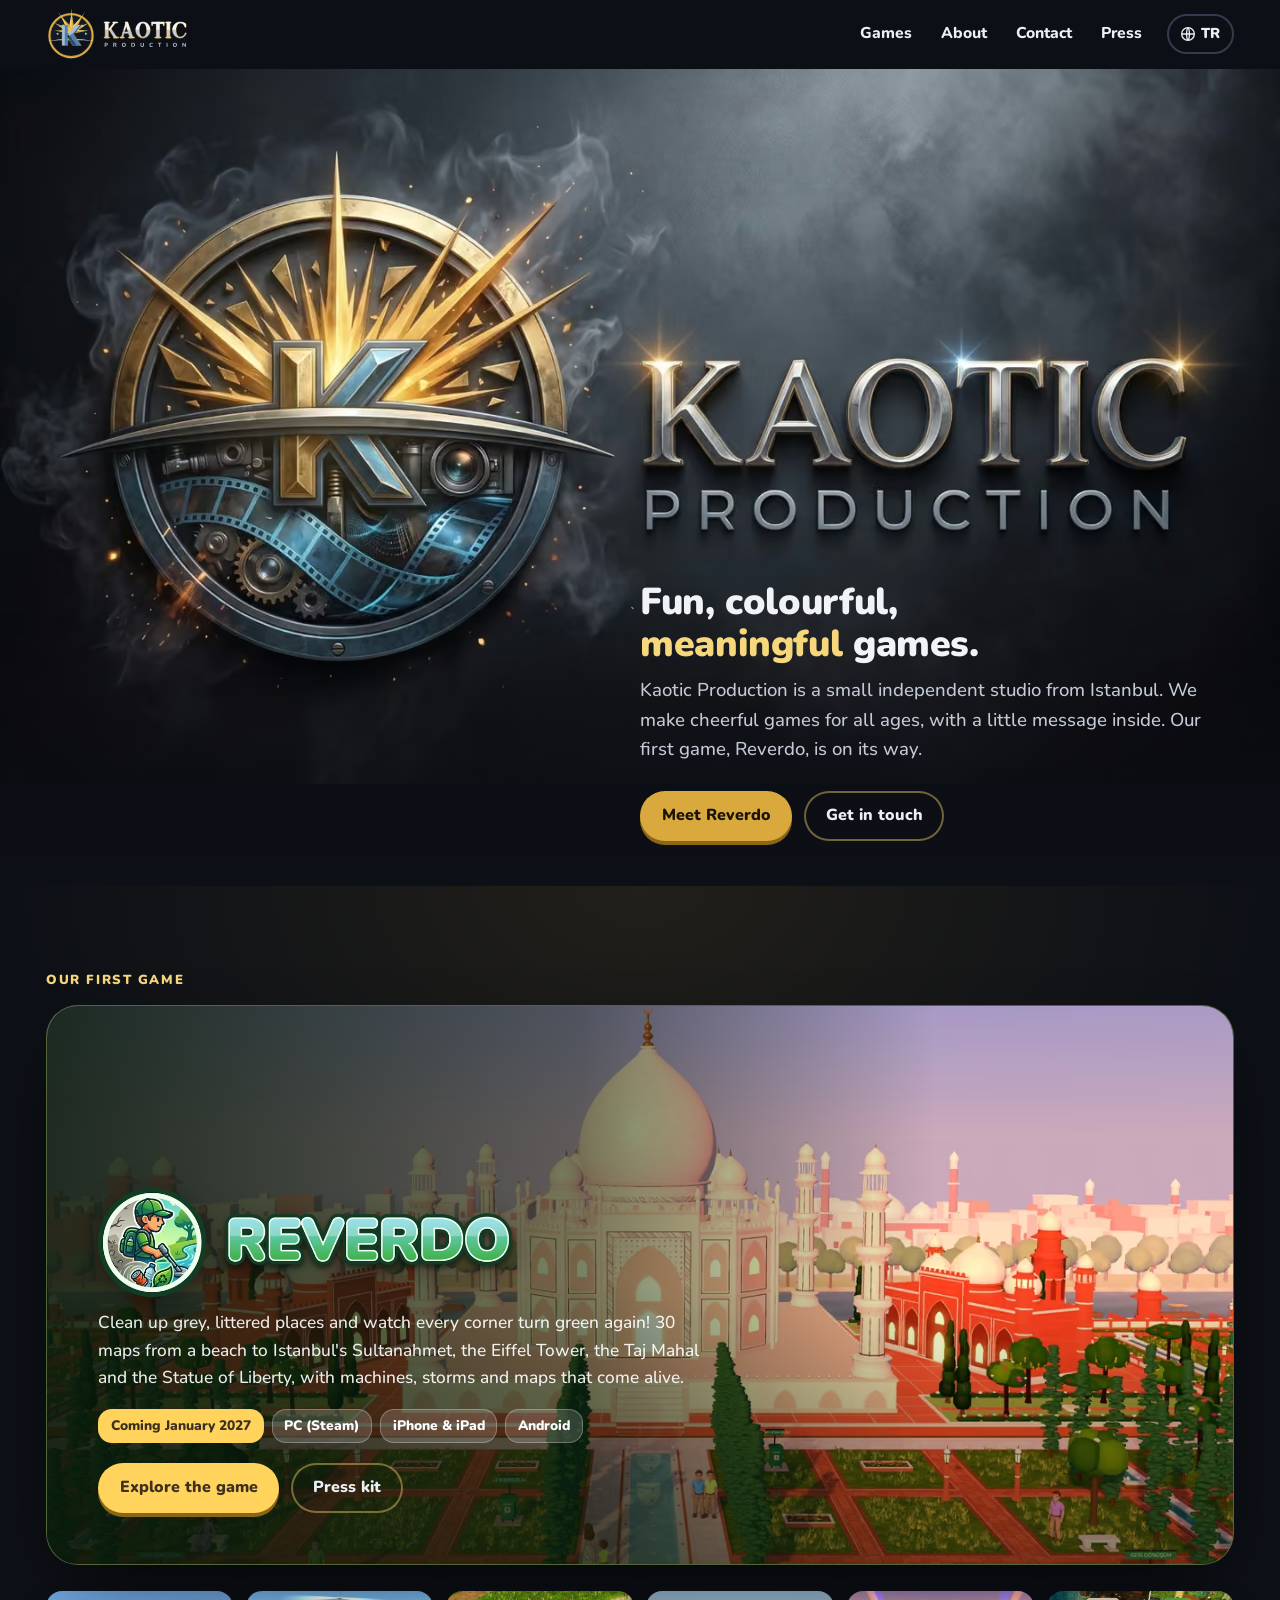
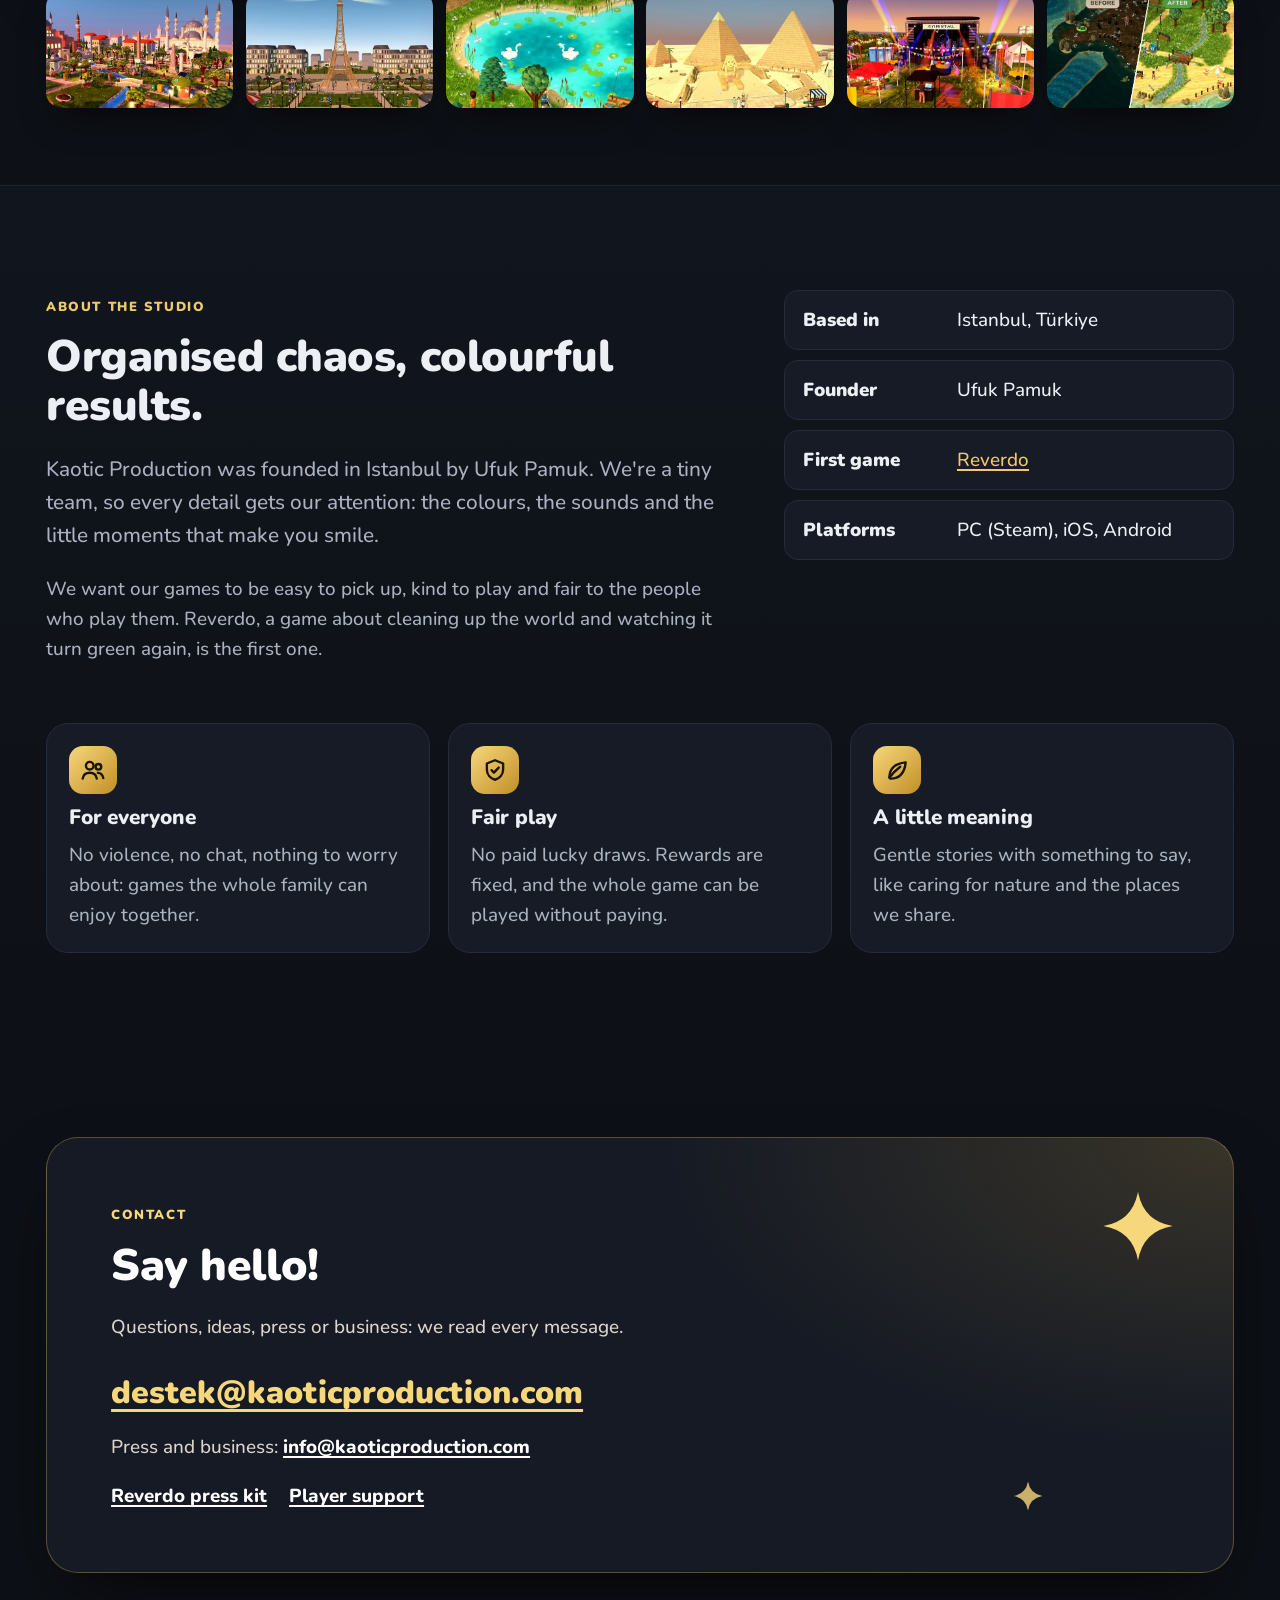
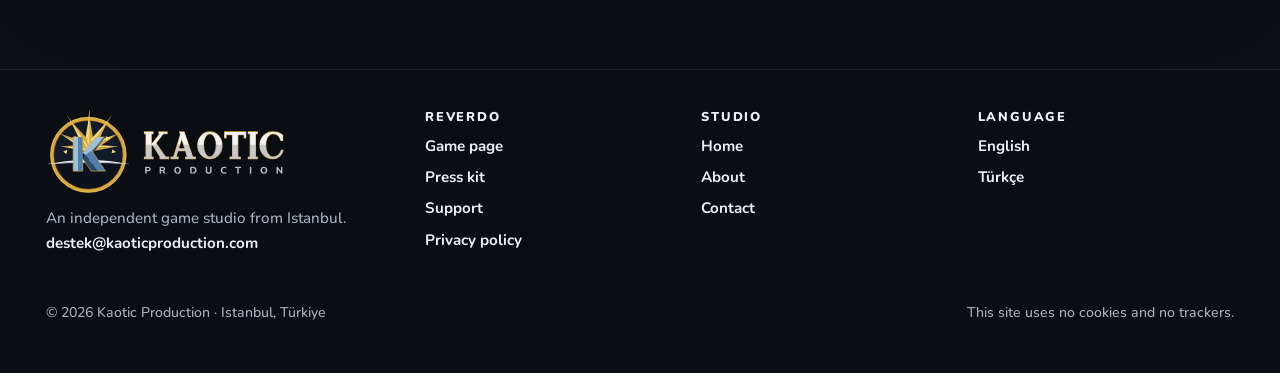
<file: index.html>
<!doctype html>
<html lang="en">
<head>
<meta charset="utf-8">
<meta name="viewport" content="width=device-width, initial-scale=1, viewport-fit=cover">
<title>Kaotic Production · Fun, colourful, meaningful games</title>
<meta name="description" content="Kaotic Production is an independent game studio from Istanbul making fun, colourful, meaningful games. Our first game: Reverdo.">
<meta name="color-scheme" content="light dark">
<meta name="theme-color" content="#0d1016">
<meta name="referrer" content="strict-origin-when-cross-origin">
<link rel="canonical" href="https://kaoticproduction.com/"><link rel="alternate" hreflang="en" href="https://kaoticproduction.com/"><link rel="alternate" hreflang="tr" href="https://kaoticproduction.com/tr/"><link rel="alternate" hreflang="x-default" href="https://kaoticproduction.com/">
<meta property="og:type" content="website">
<meta property="og:site_name" content="Kaotic Production">
<meta property="og:title" content="Kaotic Production · Fun, colourful, meaningful games">
<meta property="og:description" content="Kaotic Production is an independent game studio from Istanbul making fun, colourful, meaningful games. Our first game: Reverdo.">
<meta property="og:url" content="https://kaoticproduction.com/">
<meta property="og:image" content="https://kaoticproduction.com/assets/img/og-studio.jpg">
<meta property="og:image:width" content="1200">
<meta property="og:image:height" content="630">
<meta property="og:locale" content="en_US">
<meta property="og:locale:alternate" content="tr_TR">
<meta name="twitter:card" content="summary_large_image">
<meta name="twitter:title" content="Kaotic Production · Fun, colourful, meaningful games">
<meta name="twitter:description" content="Kaotic Production is an independent game studio from Istanbul making fun, colourful, meaningful games. Our first game: Reverdo.">
<meta name="twitter:image" content="https://kaoticproduction.com/assets/img/og-studio.jpg">
<link rel="icon" href="/favicon.svg" type="image/svg+xml"><link rel="icon" href="/favicon-32.png" sizes="32x32" type="image/png"><link rel="apple-touch-icon" href="/apple-touch-icon.png"><link rel="manifest" href="/site.webmanifest">
<link rel="preload" href="/assets/fonts/nunito-var.woff2" as="font" type="font/woff2" crossorigin>
<link rel="stylesheet" href="/assets/css/site.css?v=20261021c">
<script type="application/ld+json">{"@context":"https://schema.org","@graph":[{"@type":"Organization","@id":"https://kaoticproduction.com/#org","name":"Kaotic Production","url":"https://kaoticproduction.com/","logo":"https://kaoticproduction.com/assets/brand/kaotic-emblem-512.png","email":"info@kaoticproduction.com","contactPoint":[{"@type":"ContactPoint","contactType":"customer support","email":"destek@kaoticproduction.com"},{"@type":"ContactPoint","contactType":"press","email":"info@kaoticproduction.com"}],"founder":{"@type":"Person","name":"Ufuk Pamuk"},"address":{"@type":"PostalAddress","addressLocality":"Istanbul","addressCountry":"TR"}},{"@type":"WebSite","@id":"https://kaoticproduction.com/#site","url":"https://kaoticproduction.com/","name":"Kaotic Production","publisher":{"@id":"https://kaoticproduction.com/#org"},"inLanguage":["en","tr"]}]}</script>
</head>
<body class="studio">
<a class="skip" href="#main">Skip to content</a>
<div class="lang-hint" lang="tr"><div class="wrap"><span>Bu sayfanın Türkçesi de var.</span><a href="/tr/" hreflang="tr">Türkçe sayfaya geç</a><button type="button" aria-label="Kapat">&times;</button></div></div>
<header class="site-header"><div class="wrap"><div class="bar"><a class="brand brand-k" href="/"><img src="/assets/brand/kaotic-logo-dark-bg.svg" width="150" height="53" alt="Kaotic Production"></a><nav class="nav" aria-label="Main"><a href="/#games">Games</a><a href="/#about">About</a><a href="/#contact">Contact</a><a href="/reverdo/presskit/">Press</a></nav><a class="lang" href="/tr/" hreflang="tr" lang="tr" aria-label="Türkçe"><svg viewBox="0 0 24 24" fill="none" stroke="currentColor" stroke-width="2" aria-hidden="true"><circle cx="12" cy="12" r="9.5"/><path d="M2.5 12h19M12 2.5c2.8 3 2.8 16 0 19M12 2.5c-2.8 3-2.8 16 0 19"/></svg><span>TR</span></a>
<button class="menu-btn" type="button" aria-expanded="false" aria-controls="mnav" aria-label="Menu"><svg viewBox="0 0 24 24" fill="none" stroke="currentColor" stroke-width="2.4" stroke-linecap="round" aria-hidden="true"><path d="M4 7h16M4 12h16M4 17h16"/></svg></button></div>
<nav class="mobile-nav" id="mnav" aria-label="Main"><a href="/#games">Games</a><a href="/#about">About</a><a href="/#contact">Contact</a><a href="/reverdo/presskit/">Press</a></nav></div></header>
<main id="main">

<section class="k-hero" aria-labelledby="hero-h">
<div class="k-media">
<picture>
<source media="(max-width: 719px)" type="image/avif" srcset="/assets/img/studio-emblem-480.avif 480w, /assets/img/studio-emblem-800.avif 800w, /assets/img/studio-emblem-980.avif 980w" sizes="100vw">
<source media="(max-width: 719px)" type="image/webp" srcset="/assets/img/studio-emblem-480.webp 480w, /assets/img/studio-emblem-800.webp 800w, /assets/img/studio-emblem-980.webp 980w" sizes="100vw">
<source media="(max-width: 719px)" srcset="/assets/img/studio-emblem-480.jpg 480w, /assets/img/studio-emblem-800.jpg 800w, /assets/img/studio-emblem-980.jpg 980w" sizes="100vw">
<source type="image/avif" srcset="/assets/img/studio-cover-960.avif 960w, /assets/img/studio-cover-1440.avif 1440w, /assets/img/studio-cover-2000.avif 2000w" sizes="100vw">
<source type="image/webp" srcset="/assets/img/studio-cover-960.webp 960w, /assets/img/studio-cover-1440.webp 1440w, /assets/img/studio-cover-2000.webp 2000w" sizes="100vw">
<img src="/assets/img/studio-cover-1440.jpg" srcset="/assets/img/studio-cover-960.jpg 960w, /assets/img/studio-cover-1440.jpg 1440w, /assets/img/studio-cover-2000.jpg 2000w" sizes="100vw" width="2000" height="1116" alt="Kaotic Production emblem: a steel K in front of a golden starburst, and the words Kaotic Production" fetchpriority="high">
</picture>
<div class="k-glow" aria-hidden="true"></div>
<div class="k-sparks" aria-hidden="true"><i></i><i></i><i></i><i></i><i></i><i></i><i></i><i></i><i></i><i></i></div>
</div>
<div class="wrap k-copy">
<p class="eyebrow">Independent game studio · Istanbul</p>
<h1 id="hero-h"><span class="visually-hidden">Kaotic Production: </span>Fun, colourful, <span class="hl">meaningful</span> games.</h1>
<p class="lead">Kaotic Production is a small independent studio from Istanbul. We make cheerful games for all ages, with a little message inside. Our first game, Reverdo, is on its way.</p>
<div class="ctas"><a class="btn" href="/reverdo/">Meet Reverdo</a><a class="btn ghost" href="#contact">Get in touch</a></div>
</div>
</section>

<section class="featured" id="games" aria-labelledby="games-h">
<div class="wrap">
<p class="eyebrow">Our first game</p>
<article class="feature-card">
<div class="bg"><picture><source type="image/avif" srcset="/assets/img/keyart-960.avif 960w, /assets/img/keyart-1920.avif 1920w, /assets/img/keyart-2880.avif 2880w" sizes="(min-width: 1500px) 1440px, 100vw"><source type="image/webp" srcset="/assets/img/keyart-960.webp 960w, /assets/img/keyart-1920.webp 1920w, /assets/img/keyart-2880.webp 2880w" sizes="(min-width: 1500px) 1440px, 100vw"><img src="/assets/img/keyart-1920.jpg" srcset="/assets/img/keyart-960.jpg 960w, /assets/img/keyart-1920.jpg 1920w, /assets/img/keyart-2880.jpg 2880w" sizes="(min-width: 1500px) 1440px, 100vw" width="1920" height="620" alt="" loading="lazy" decoding="async"></picture></div>
<div class="body">
<h2 id="games-h" class="visually-hidden">Reverdo</h2>
<picture><source type="image/avif" srcset="/assets/img/reverdo-wordmark-400.avif 400w, /assets/img/reverdo-wordmark-800.avif 800w, /assets/img/reverdo-wordmark-1200.avif 1200w" sizes="(min-width: 900px) 420px, 82vw"><source type="image/webp" srcset="/assets/img/reverdo-wordmark-400.webp 400w, /assets/img/reverdo-wordmark-800.webp 800w, /assets/img/reverdo-wordmark-1200.webp 1200w" sizes="(min-width: 900px) 420px, 82vw"><img src="/assets/img/reverdo-wordmark-800.png" srcset="/assets/img/reverdo-wordmark-400.png 400w, /assets/img/reverdo-wordmark-800.png 800w, /assets/img/reverdo-wordmark-1200.png 1200w" sizes="(min-width: 900px) 420px, 82vw" width="800" height="207" alt="Reverdo" class="logo" loading="lazy" decoding="async"></picture>
<p>Clean up grey, littered places and watch every corner turn green again! 30 maps from a beach to Istanbul's Sultanahmet, the Eiffel Tower, the Taj Mahal and the Statue of Liberty, with machines, storms and maps that come alive.</p>
<div class="meta"><span class="chip sun">Coming January 2027</span><span class="chip">PC (Steam)</span><span class="chip">iPhone &amp; iPad</span><span class="chip">Android</span></div>
<div class="actions"><a class="btn" href="/reverdo/">Explore the game</a><a class="btn ghost" href="/reverdo/presskit/">Press kit</a></div>
</div>
</article>
</div>
<ul class="showcase" aria-label="Reverdo screenshots">
<li><picture><source type="image/avif" srcset="/assets/img/still-sultanahmet-park-640.avif 640w, /assets/img/still-sultanahmet-park-1280.avif 1280w" sizes="(min-width: 1200px) 17vw, 70vw"><source type="image/webp" srcset="/assets/img/still-sultanahmet-park-640.webp 640w, /assets/img/still-sultanahmet-park-1280.webp 1280w" sizes="(min-width: 1200px) 17vw, 70vw"><img src="/assets/img/still-sultanahmet-park-1280.jpg" srcset="/assets/img/still-sultanahmet-park-640.jpg 640w, /assets/img/still-sultanahmet-park-1280.jpg 1280w" sizes="(min-width: 1200px) 17vw, 70vw" width="1280" height="720" alt="The park between Hagia Sophia and the Blue Mosque at sunset, clean and green" loading="lazy" decoding="async"></picture></li>
<li><picture><source type="image/avif" srcset="/assets/img/shot-10-eiffel-tower-640.avif 640w, /assets/img/shot-10-eiffel-tower-1280.avif 1280w" sizes="(min-width: 1200px) 17vw, 70vw"><source type="image/webp" srcset="/assets/img/shot-10-eiffel-tower-640.webp 640w, /assets/img/shot-10-eiffel-tower-1280.webp 1280w" sizes="(min-width: 1200px) 17vw, 70vw"><img src="/assets/img/shot-10-eiffel-tower-1280.jpg" srcset="/assets/img/shot-10-eiffel-tower-640.jpg 640w, /assets/img/shot-10-eiffel-tower-1280.jpg 1280w" sizes="(min-width: 1200px) 17vw, 70vw" width="1280" height="720" alt="The Eiffel Tower and the gardens of the Champ de Mars" loading="lazy" decoding="async"></picture></li>
<li><picture><source type="image/avif" srcset="/assets/img/still-swans-640.avif 640w, /assets/img/still-swans-1280.avif 1280w" sizes="(min-width: 1200px) 17vw, 70vw"><source type="image/webp" srcset="/assets/img/still-swans-640.webp 640w, /assets/img/still-swans-1280.webp 1280w" sizes="(min-width: 1200px) 17vw, 70vw"><img src="/assets/img/still-swans-1280.jpg" srcset="/assets/img/still-swans-640.jpg 640w, /assets/img/still-swans-1280.jpg 1280w" sizes="(min-width: 1200px) 17vw, 70vw" width="1280" height="720" alt="Swans on a clean forest pond" loading="lazy" decoding="async"></picture></li>
<li><picture><source type="image/avif" srcset="/assets/img/shot-07-giza-640.avif 640w, /assets/img/shot-07-giza-1280.avif 1280w" sizes="(min-width: 1200px) 17vw, 70vw"><source type="image/webp" srcset="/assets/img/shot-07-giza-640.webp 640w, /assets/img/shot-07-giza-1280.webp 1280w" sizes="(min-width: 1200px) 17vw, 70vw"><img src="/assets/img/shot-07-giza-1280.jpg" srcset="/assets/img/shot-07-giza-640.jpg 640w, /assets/img/shot-07-giza-1280.jpg 1280w" sizes="(min-width: 1200px) 17vw, 70vw" width="1280" height="720" alt="The Pyramids of Giza and the Sphinx" loading="lazy" decoding="async"></picture></li>
<li><picture><source type="image/avif" srcset="/assets/img/still-concert-640.avif 640w, /assets/img/still-concert-1280.avif 1280w" sizes="(min-width: 1200px) 17vw, 70vw"><source type="image/webp" srcset="/assets/img/still-concert-640.webp 640w, /assets/img/still-concert-1280.webp 1280w" sizes="(min-width: 1200px) 17vw, 70vw"><img src="/assets/img/still-concert-1280.jpg" srcset="/assets/img/still-concert-640.jpg 640w, /assets/img/still-concert-1280.jpg 1280w" sizes="(min-width: 1200px) 17vw, 70vw" width="1280" height="720" alt="A light show over the stage at the concert ground" loading="lazy" decoding="async"></picture></li>
<li><picture><source type="image/avif" srcset="/assets/img/shot-01-before-after-coast-640.avif 640w, /assets/img/shot-01-before-after-coast-1280.avif 1280w" sizes="(min-width: 1200px) 17vw, 70vw"><source type="image/webp" srcset="/assets/img/shot-01-before-after-coast-640.webp 640w, /assets/img/shot-01-before-after-coast-1280.webp 1280w" sizes="(min-width: 1200px) 17vw, 70vw"><img src="/assets/img/shot-01-before-after-coast-1280.jpg" srcset="/assets/img/shot-01-before-after-coast-640.jpg 640w, /assets/img/shot-01-before-after-coast-1280.jpg 1280w" sizes="(min-width: 1200px) 17vw, 70vw" width="1280" height="720" alt="Before and after: a grey, littered beach and the same beach clean and green" loading="lazy" decoding="async"></picture></li>
</ul>
</section>

<section class="about" id="about" aria-labelledby="about-h">
<div class="wrap">
<div class="grid">
<div>
<p class="eyebrow">About the studio</p>
<h2 id="about-h">Organised chaos, colourful results.</h2>
<p class="lead">Kaotic Production was founded in Istanbul by Ufuk Pamuk. We're a tiny team, so every detail gets our attention: the colours, the sounds and the little moments that make you smile.</p>
<p class="muted">We want our games to be easy to pick up, kind to play and fair to the people who play them. Reverdo, a game about cleaning up the world and watching it turn green again, is the first one.</p>
</div>
<ul class="facts">
<li><b>Based in</b><span>Istanbul, Türkiye</span></li>
<li><b>Founder</b><span>Ufuk Pamuk</span></li>
<li><b>First game</b><span><a href="/reverdo/">Reverdo</a></span></li>
<li><b>Platforms</b><span>PC (Steam), iOS, Android</span></li>
</ul>
</div>
<div class="values">
<div class="value"><div class="ic" style="background:#ff5b3a"><svg viewBox="0 0 24 24" fill="none" stroke="currentColor" stroke-width="2.2" stroke-linecap="round" aria-hidden="true"><circle cx="9" cy="8" r="3.5"/><path d="M2.5 20c.5-3.6 3.2-5.5 6.5-5.5s6 1.9 6.5 5.5"/><circle cx="17" cy="9" r="2.6"/><path d="M16.5 14.6c2.6.1 4.5 1.8 5 4.9"/></svg></div><h3>For everyone</h3>
<p>No violence, no chat, nothing to worry about: games the whole family can enjoy together.</p></div>
<div class="value"><div class="ic" style="background:#2f8f5b"><svg viewBox="0 0 24 24" fill="none" stroke="currentColor" stroke-width="2.2" stroke-linecap="round" stroke-linejoin="round" aria-hidden="true"><path d="M12 3l7.5 3v5.5c0 4.6-3.2 8.2-7.5 9.5-4.3-1.3-7.5-4.9-7.5-9.5V6z"/><path d="M8.8 12.2l2.2 2.2 4.4-4.6"/></svg></div><h3>Fair play</h3>
<p>No paid lucky draws. Rewards are fixed, and the whole game can be played without paying.</p></div>
<div class="value"><div class="ic" style="background:#3f7fd0"><svg viewBox="0 0 24 24" fill="none" stroke="currentColor" stroke-width="2.2" stroke-linecap="round" stroke-linejoin="round" aria-hidden="true"><path d="M5 19c0-8 5-13 15-14-1 10-6 15-14 15"/><path d="M5 19c3-4 6-7 10-10"/></svg></div><h3>A little meaning</h3>
<p>Gentle stories with something to say, like caring for nature and the places we share.</p></div>
</div>
</div>
</section>

<section class="contact" id="contact" aria-labelledby="contact-h">
<div class="wrap">
<div class="contact-card">
<svg class="spark a" viewBox="0 0 100 100" aria-hidden="true"><path fill="currentColor" d="M50 2Q57 43 98 50Q57 57 50 98Q43 57 2 50Q43 43 50 2Z"/></svg><svg class="spark c" viewBox="0 0 100 100" aria-hidden="true"><path fill="currentColor" d="M50 2Q57 43 98 50Q57 57 50 98Q43 57 2 50Q43 43 50 2Z"/></svg>
<p class="eyebrow" style="color:#ffc23d">Contact</p>
<h2 id="contact-h">Say hello!</h2>
<p>Questions, ideas, press or business: we read every message.</p>
<a class="mail" href="mailto:destek@kaoticproduction.com">destek@kaoticproduction.com</a>
<p style="margin-top:-8px">Press and business: <a href="mailto:info@kaoticproduction.com" style="color:#fff;font-weight:800">info@kaoticproduction.com</a></p>
<div class="links"><a href="/reverdo/presskit/">Reverdo press kit</a><a href="/reverdo/support/">Player support</a></div>
</div>
</div>
</section>

</main>
<footer class="site-footer"><div class="wrap">
<div class="cols">
<div><img class="logo" src="/assets/brand/kaotic-logo-dark-bg.svg" width="240" height="85" alt="Kaotic Production">
<p>An independent game studio from Istanbul.<br><a href="mailto:destek@kaoticproduction.com">destek@kaoticproduction.com</a></p></div>
<div><h3>Reverdo</h3><ul>
<li><a href="/reverdo/">Game page</a></li>
<li><a href="/reverdo/presskit/">Press kit</a></li>
<li><a href="/reverdo/support/">Support</a></li>
<li><a href="/reverdo/privacy/">Privacy policy</a></li></ul></div>
<div><h3>Studio</h3><ul>
<li><a href="/">Home</a></li>
<li><a href="/#about">About</a></li>
<li><a href="/#contact">Contact</a></li></ul></div>
<div><h3>Language</h3><ul><li><a href="/" hreflang="en" lang="en">English</a></li><li><a href="/tr/" hreflang="tr" lang="tr">Türkçe</a></li></ul></div>
</div>
<div class="fine"><span>&copy; 2026 Kaotic Production &middot; Istanbul, Türkiye</span><span>This site uses no cookies and no trackers.</span></div>
</div></footer>
<script src="/assets/js/site.js?v=20261021c" defer></script>
</body>
</html>
</file>
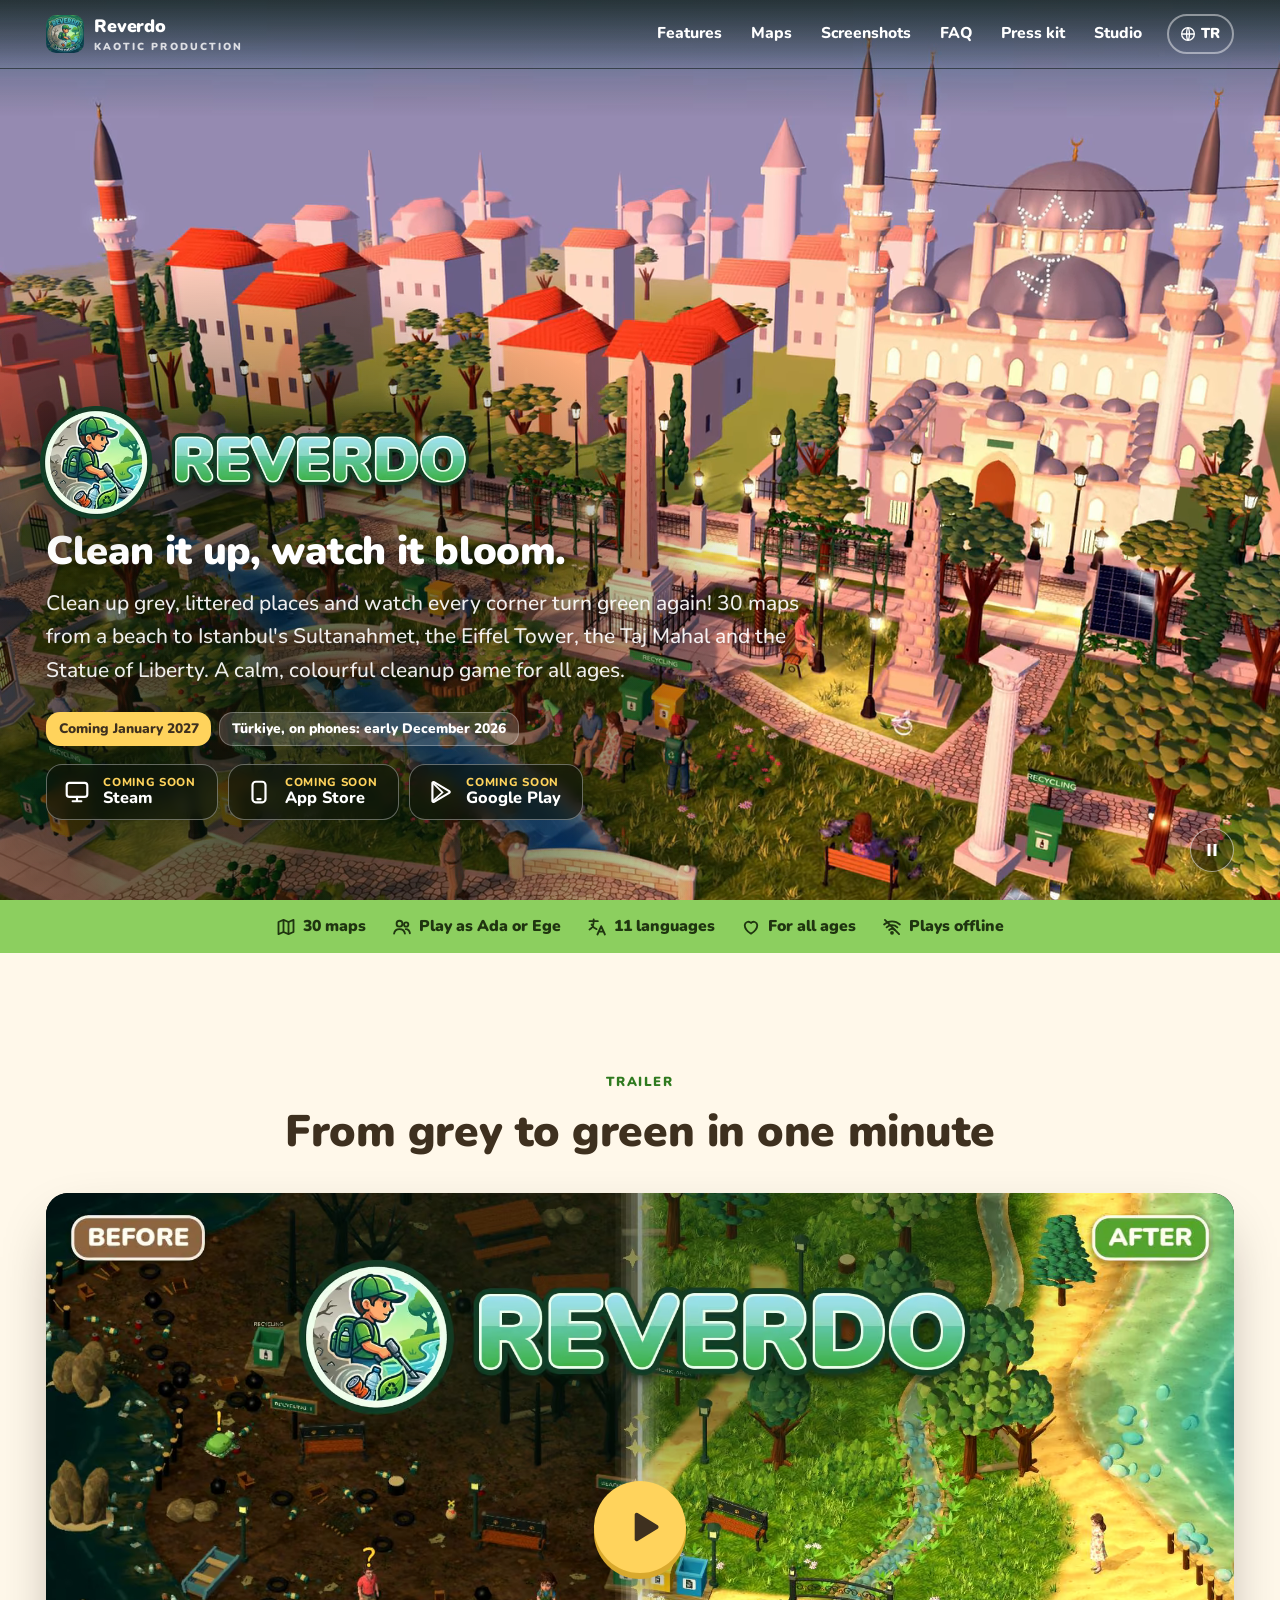
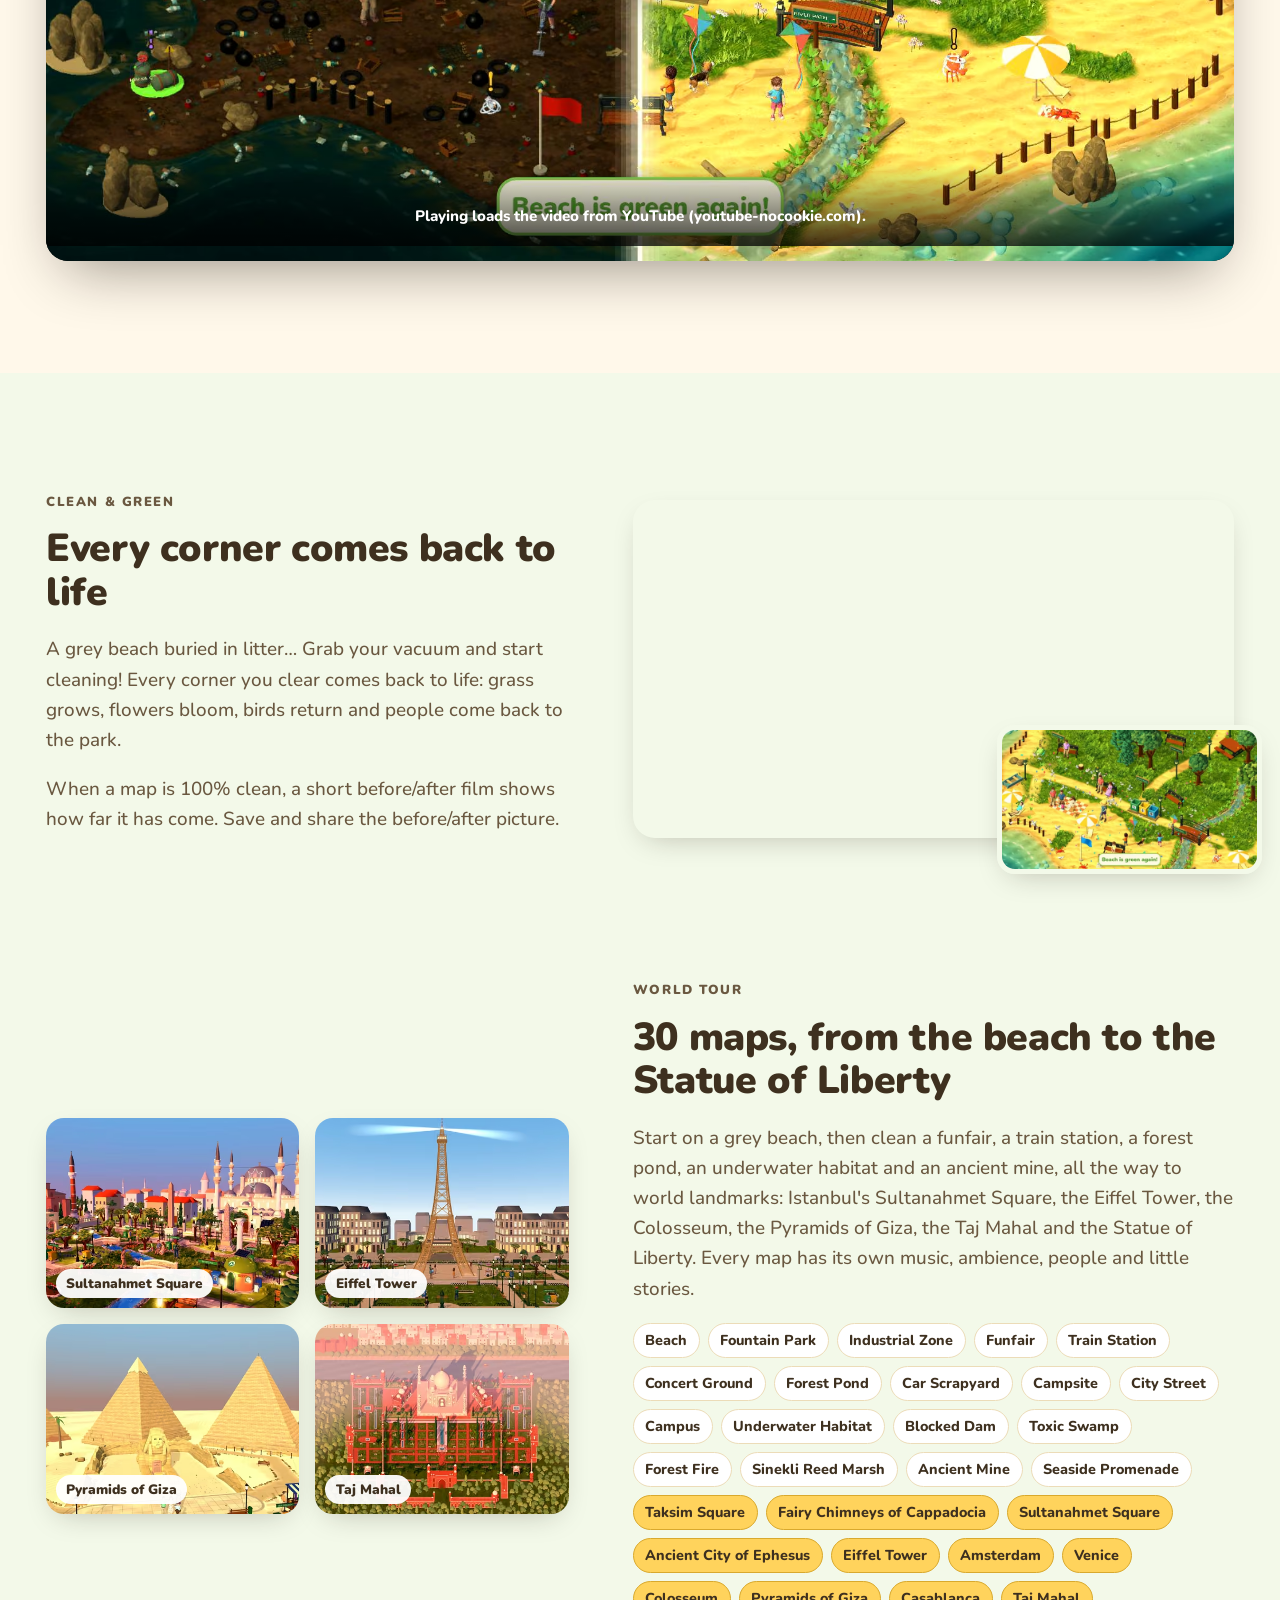
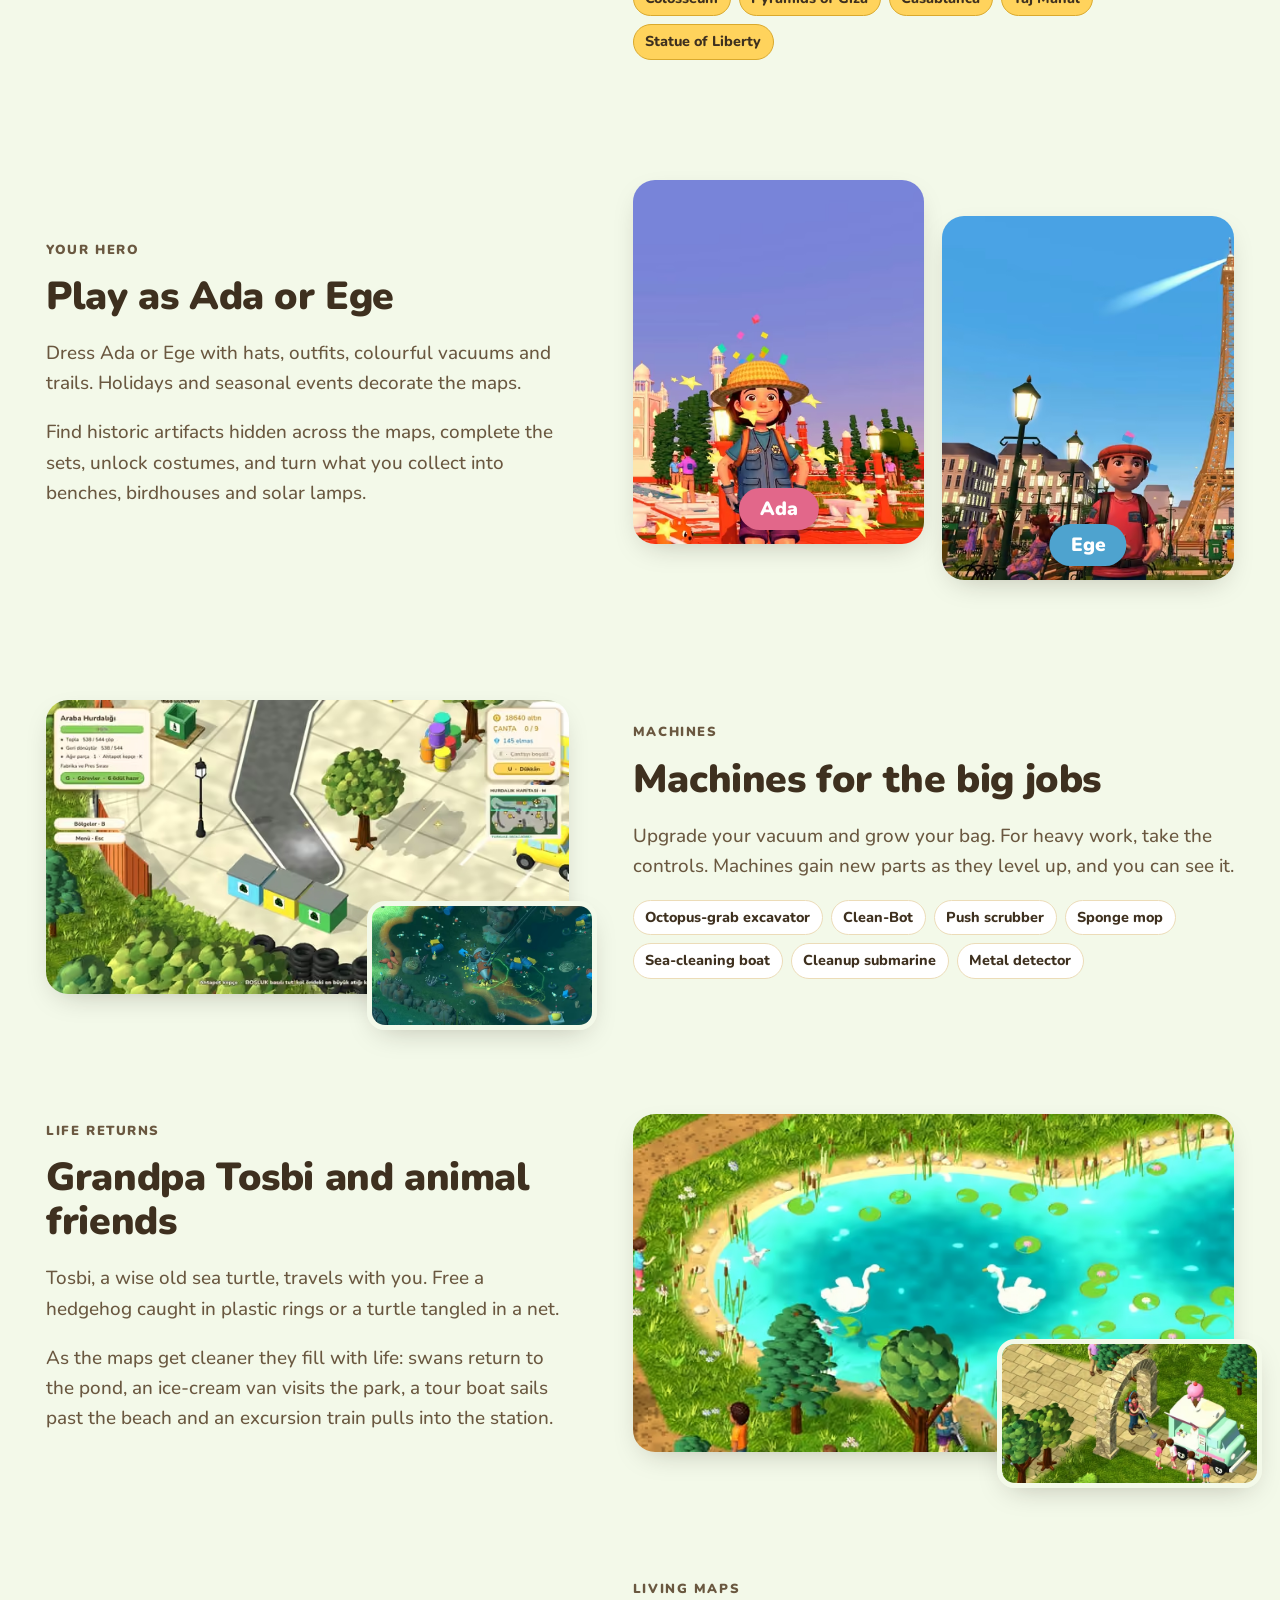
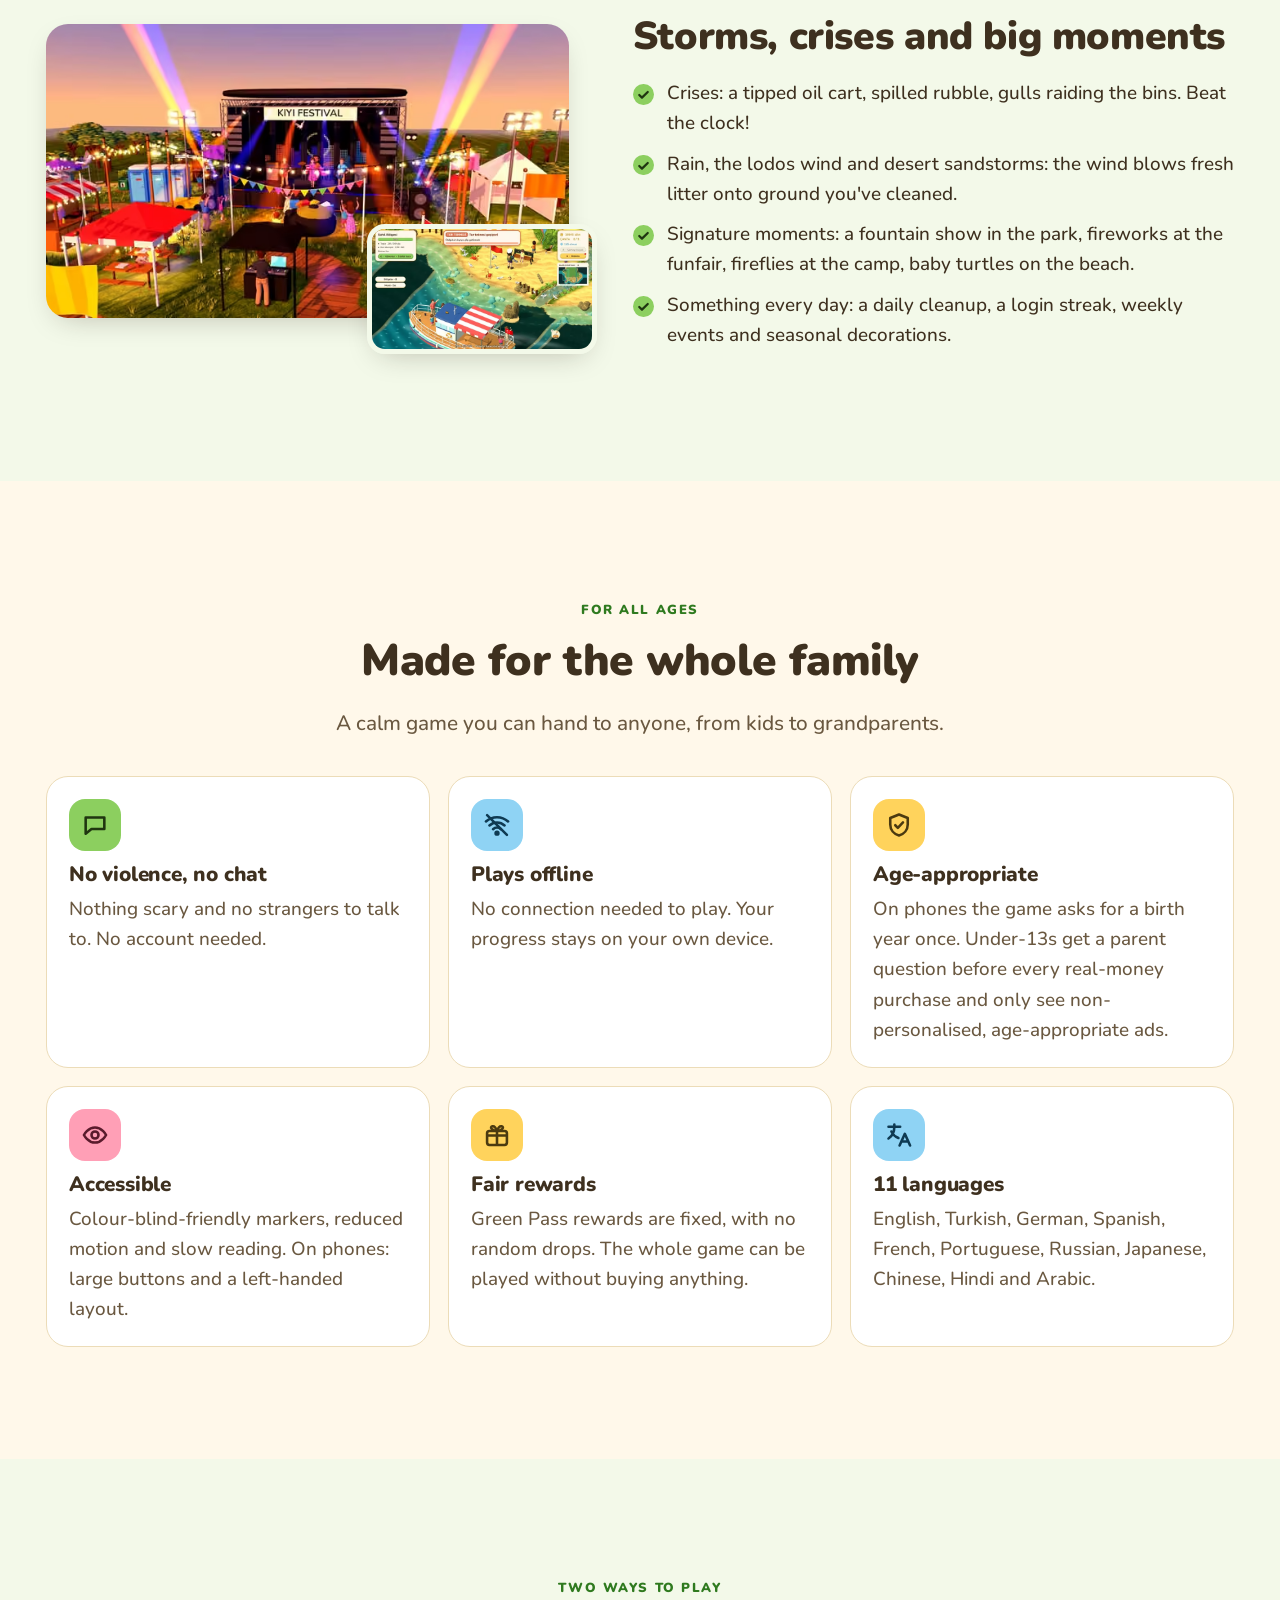
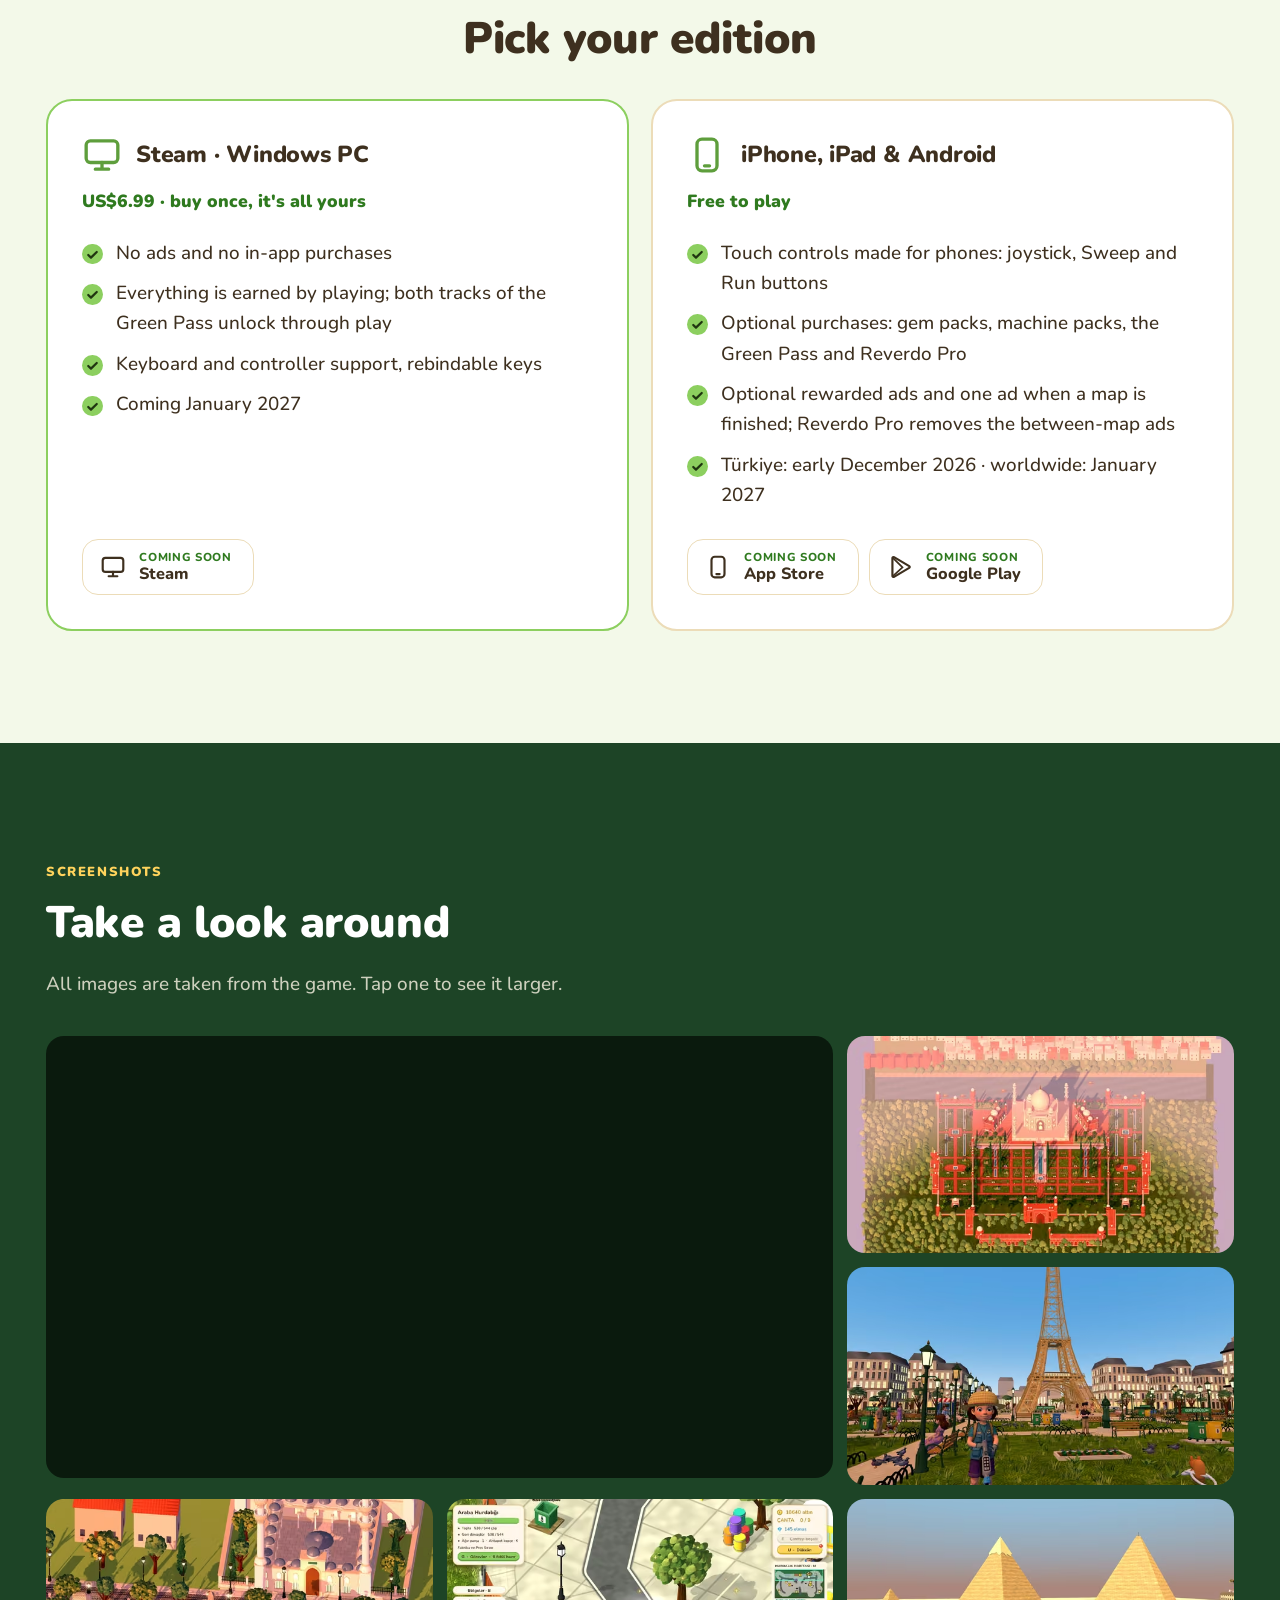
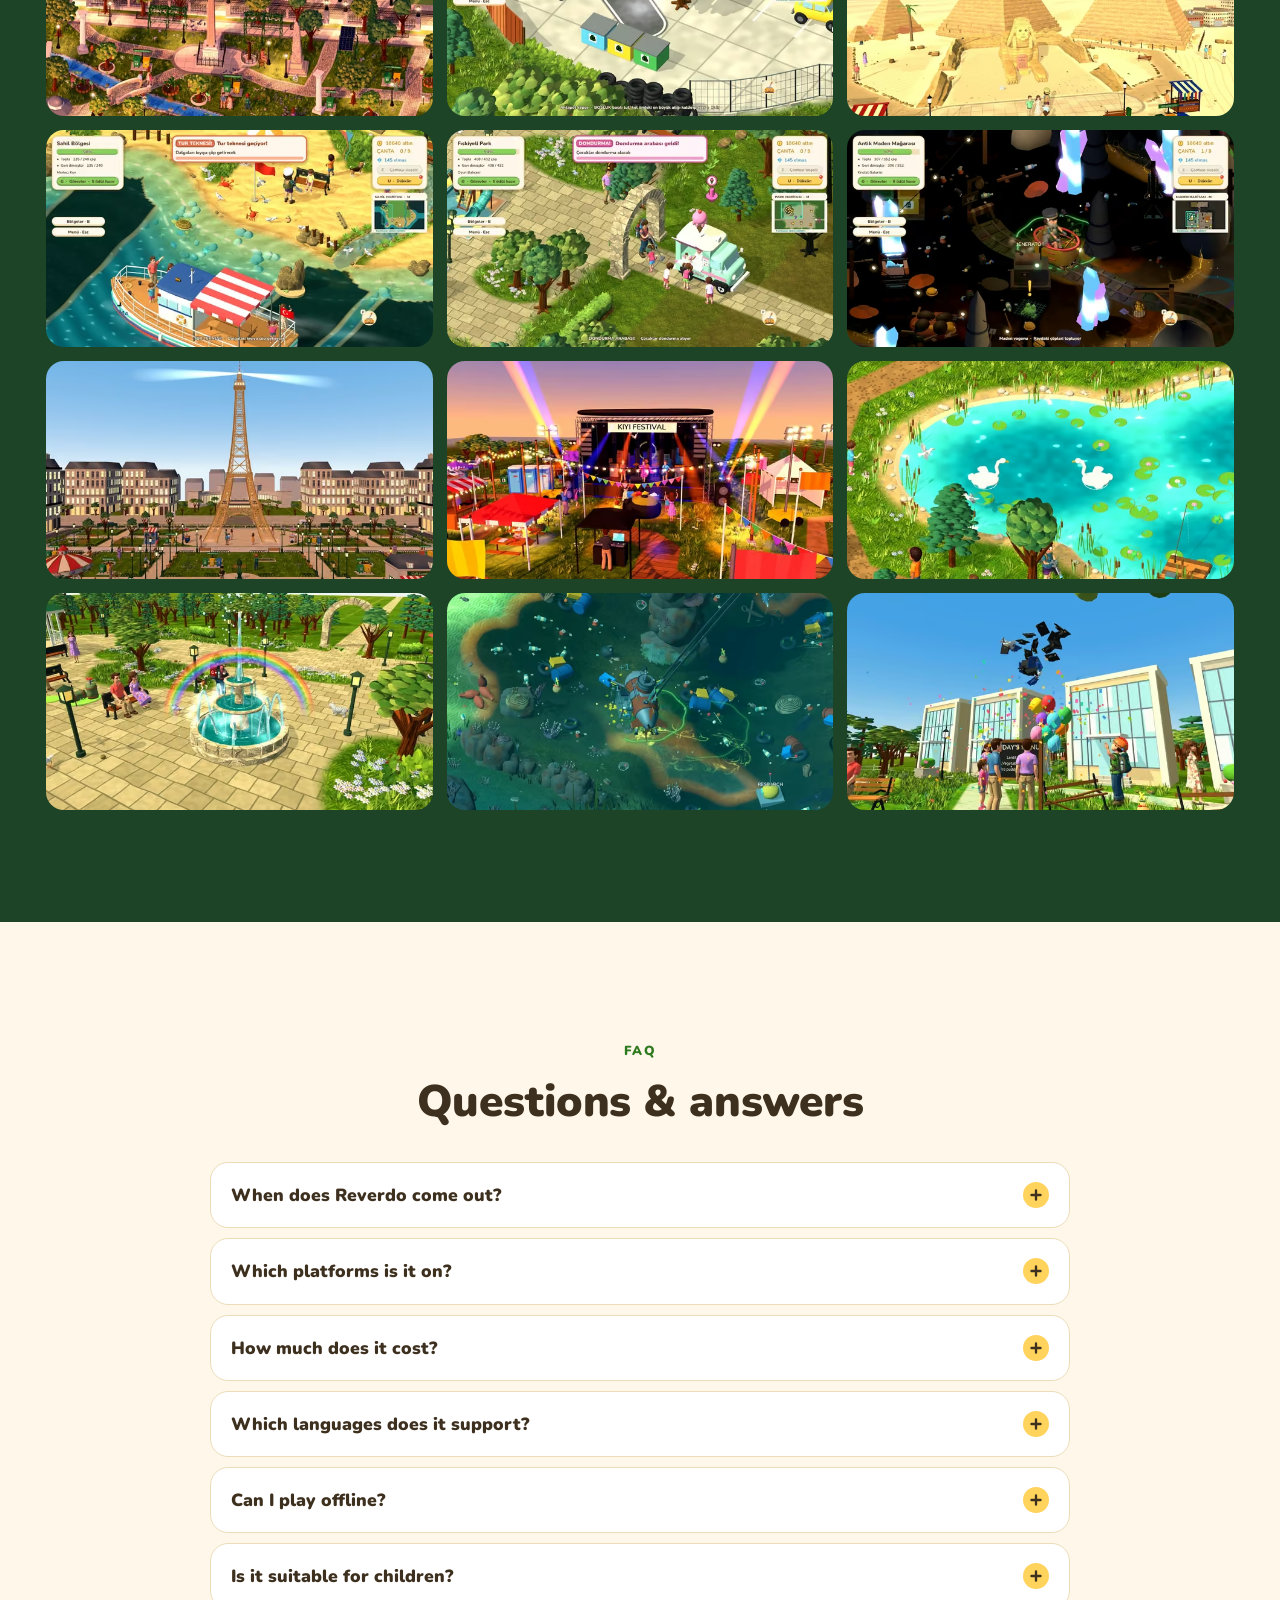
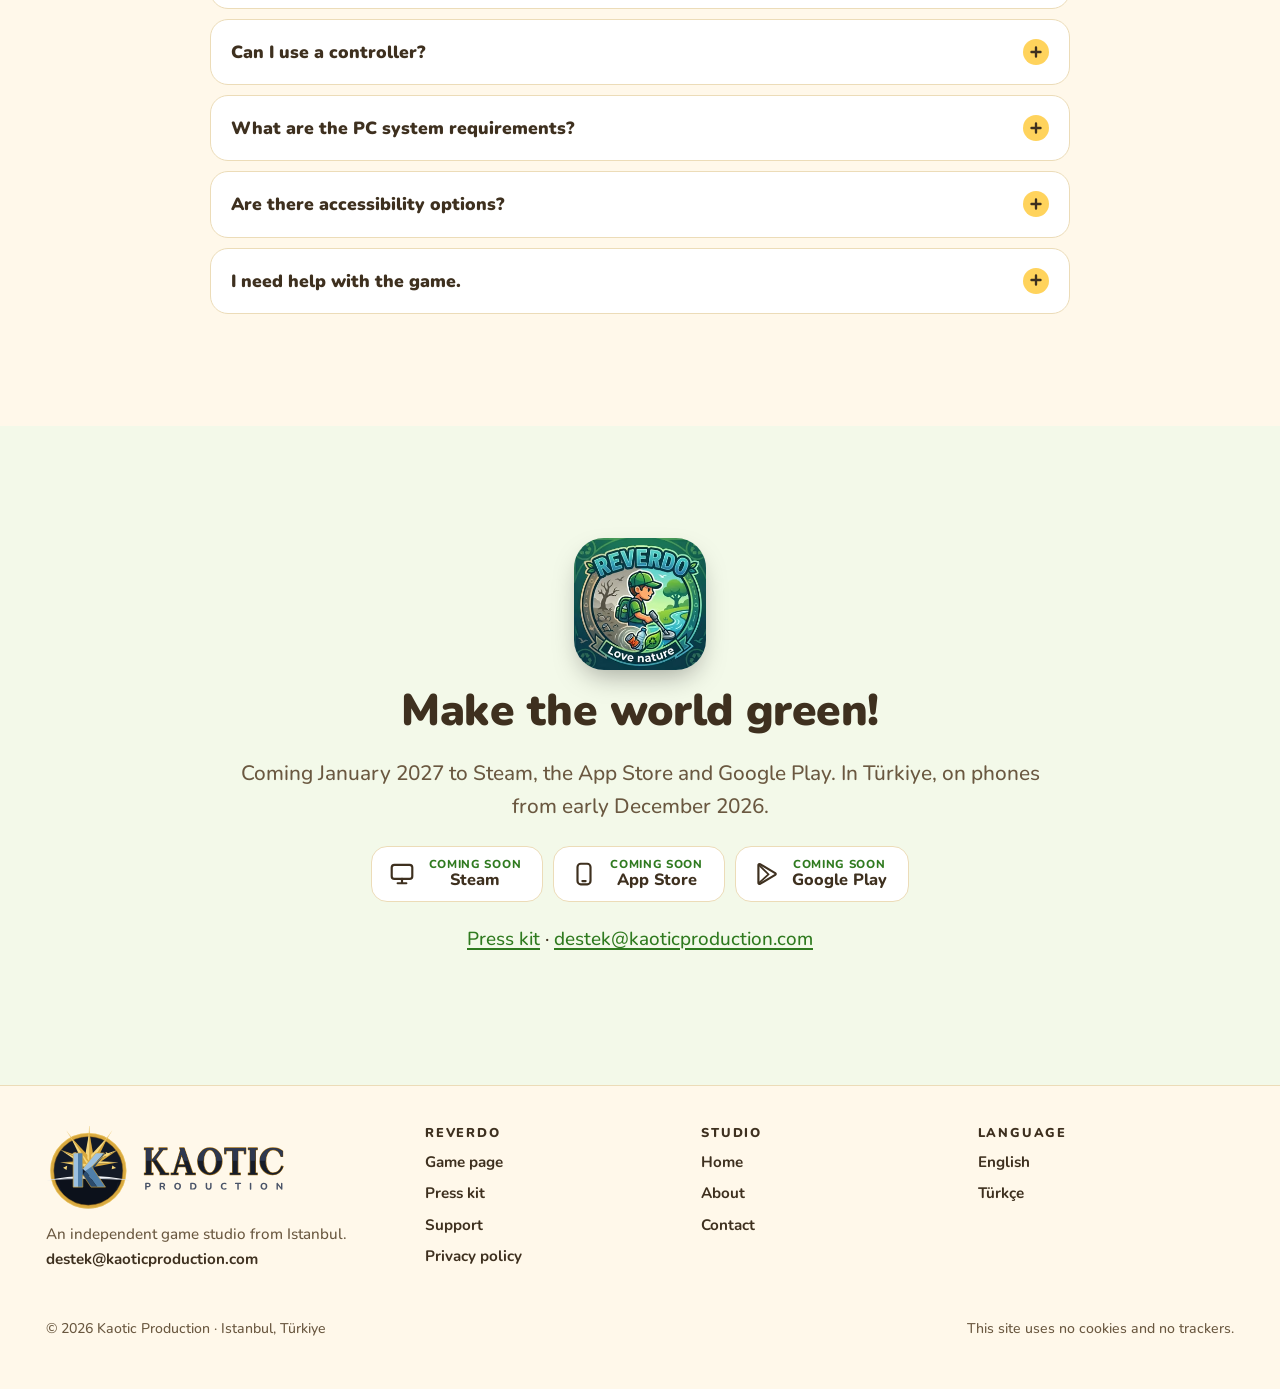
<file: reverdo/index.html>
<!doctype html>
<html lang="en">
<head>
<meta charset="utf-8">
<meta name="viewport" content="width=device-width, initial-scale=1, viewport-fit=cover">
<title>Reverdo · Clean it up, watch it bloom</title>
<meta name="description" content="Clean up grey, littered places and watch every corner turn green again! 30 maps from a beach to Sultanahmet, the Eiffel Tower, the Taj Mahal and the Statue of Liberty. Coming January 2027 to Steam, iOS and Android.">
<meta name="color-scheme" content="light dark">
<meta name="theme-color" content="#1d4426">
<meta name="referrer" content="strict-origin-when-cross-origin">
<link rel="canonical" href="https://kaoticproduction.com/reverdo/"><link rel="alternate" hreflang="en" href="https://kaoticproduction.com/reverdo/"><link rel="alternate" hreflang="tr" href="https://kaoticproduction.com/tr/reverdo/"><link rel="alternate" hreflang="x-default" href="https://kaoticproduction.com/reverdo/">
<meta property="og:type" content="website">
<meta property="og:site_name" content="Kaotic Production">
<meta property="og:title" content="Reverdo · Clean it up, watch it bloom">
<meta property="og:description" content="Clean up grey, littered places and watch every corner turn green again! 30 maps from a beach to Sultanahmet, the Eiffel Tower, the Taj Mahal and the Statue of Liberty. Coming January 2027 to Steam, iOS and Android.">
<meta property="og:url" content="https://kaoticproduction.com/reverdo/">
<meta property="og:image" content="https://kaoticproduction.com/assets/img/og-reverdo.jpg">
<meta property="og:image:width" content="1200">
<meta property="og:image:height" content="630">
<meta property="og:locale" content="en_US">
<meta property="og:locale:alternate" content="tr_TR">
<meta name="twitter:card" content="summary_large_image">
<meta name="twitter:title" content="Reverdo · Clean it up, watch it bloom">
<meta name="twitter:description" content="Clean up grey, littered places and watch every corner turn green again! 30 maps from a beach to Sultanahmet, the Eiffel Tower, the Taj Mahal and the Statue of Liberty. Coming January 2027 to Steam, iOS and Android.">
<meta name="twitter:image" content="https://kaoticproduction.com/assets/img/og-reverdo.jpg">
<link rel="icon" href="/reverdo/favicon-32.png" sizes="32x32" type="image/png"><link rel="apple-touch-icon" href="/reverdo/apple-touch-icon.png">
<link rel="preload" href="/assets/fonts/nunito-var.woff2" as="font" type="font/woff2" crossorigin>
<link rel="stylesheet" href="/assets/css/site.css?v=20261021c">
<script type="application/ld+json">[{"@context":"https://schema.org","@type":"VideoGame","@id":"https://kaoticproduction.com/reverdo/#game","name":"Reverdo","alternateName":"Reverdo: Clean & Green","url":"https://kaoticproduction.com/reverdo/","description":"A calm, colourful cleanup game for all ages: clean up grey, littered places and watch every corner turn green again across 30 maps.","image":["https://kaoticproduction.com/assets/img/og-reverdo.jpg","https://kaoticproduction.com/assets/img/shot-01-before-after-coast-1920.jpg"],"screenshot":["https://kaoticproduction.com/assets/img/shot-01-before-after-coast-1920.jpg","https://kaoticproduction.com/assets/img/shot-02-paris-ada-1920.jpg","https://kaoticproduction.com/assets/img/shot-05-taj-mahal-1920.jpg","https://kaoticproduction.com/assets/img/shot-07-giza-1920.jpg"],"genre":["Casual","Simulation","Cleaning"],"gamePlatform":["PC","iOS","Android"],"operatingSystem":"Windows 10, iOS, Android","applicationCategory":"Game","playMode":"SinglePlayer","numberOfPlayers":{"@type":"QuantitativeValue","value":1},"inLanguage":["en","tr","de","es","fr","pt","ru","ja","zh","hi","ar"],"author":{"@id":"https://kaoticproduction.com/#org"},"publisher":{"@type":"Organization","@id":"https://kaoticproduction.com/#org","name":"Kaotic Production","url":"https://kaoticproduction.com/","logo":"https://kaoticproduction.com/assets/brand/kaotic-emblem-512.png","email":"info@kaoticproduction.com","contactPoint":[{"@type":"ContactPoint","contactType":"customer support","email":"destek@kaoticproduction.com"},{"@type":"ContactPoint","contactType":"press","email":"info@kaoticproduction.com"}],"founder":{"@type":"Person","name":"Ufuk Pamuk"},"address":{"@type":"PostalAddress","addressLocality":"Istanbul","addressCountry":"TR"}},"audience":{"@type":"PeopleAudience","suggestedMinAge":3},"trailer":{"@type":"VideoObject","name":"Reverdo trailer","embedUrl":"https://www.youtube-nocookie.com/embed/NSDwxBK6NTA","thumbnailUrl":"https://kaoticproduction.com/assets/img/trailer-poster-en-1920.jpg","description":"Reverdo trailer","uploadDate":"2026-11-15"}},{"@context":"https://schema.org","@type":"FAQPage","mainEntity":[{"@type":"Question","name":"When does Reverdo come out?","acceptedAnswer":{"@type":"Answer","text":"Reverdo launches in Türkiye on iPhone and Android in early December 2026, then worldwide on Steam, the App Store and Google Play in January 2027."}},{"@type":"Question","name":"How much does it cost?","acceptedAnswer":{"@type":"Answer","text":"Steam: US$6.99, buy once. No ads and no in-app purchases; everything is earned by playing. Phones: free to play. It offers optional in-app purchases (gem packs, machine packs, the Green Pass, and Reverdo Pro to play without ads) and contains ads: optional rewarded ads and one ad when a map is finished. The whole game can be played without buying anything."}},{"@type":"Question","name":"Which languages does it support?","acceptedAnswer":{"@type":"Answer","text":"11 languages: English, Turkish, German, Spanish, French, Portuguese, Russian, Japanese, Chinese, Hindi and Arabic. You can pick one in Settings."}},{"@type":"Question","name":"Can I play offline?","acceptedAnswer":{"@type":"Answer","text":"Yes. Reverdo plays offline and needs no account. On phones, the optional ads and purchases need a connection."}},{"@type":"Question","name":"Is it suitable for children?","acceptedAnswer":{"@type":"Answer","text":"Reverdo is made for all ages: no violence, no chat and no account. On phones the game asks for a birth year once, on first launch. Players under 13 get a parent question before every real-money purchase and only see non-personalised, age-appropriate ads. Details are in the privacy policy ."}},{"@type":"Question","name":"Are there accessibility options?","acceptedAnswer":{"@type":"Answer","text":"Yes: colour-blind-friendly markers, reduced motion and slow reading. On phones there are also large buttons and a left-handed layout."}},{"@type":"Question","name":"I need help with the game.","acceptedAnswer":{"@type":"Answer","text":"Visit the support page or write to destek@kaoticproduction.com ."}}]}]</script>
</head>
<body class="game">
<a class="skip" href="#main">Skip to content</a>
<div class="lang-hint" lang="tr"><div class="wrap"><span>Bu sayfanın Türkçesi de var.</span><a href="/tr/reverdo/" hreflang="tr">Türkçe sayfaya geç</a><button type="button" aria-label="Kapat">&times;</button></div></div>
<header class="site-header overlay"><div class="wrap"><div class="bar"><a class="brand" href="/reverdo/"><img src="/assets/img/reverdo-icon-96.png" width="38" height="38" alt=""><span lang="en">Reverdo<span class="sub">Kaotic Production</span></span></a><nav class="nav" aria-label="Main"><a href="/reverdo/#features">Features</a><a href="/reverdo/#maps">Maps</a><a href="/reverdo/#gallery">Screenshots</a><a href="/reverdo/#faq">FAQ</a><a href="/reverdo/presskit/">Press kit</a><a href="/">Studio</a></nav><a class="lang" href="/tr/reverdo/" hreflang="tr" lang="tr" aria-label="Türkçe"><svg viewBox="0 0 24 24" fill="none" stroke="currentColor" stroke-width="2" aria-hidden="true"><circle cx="12" cy="12" r="9.5"/><path d="M2.5 12h19M12 2.5c2.8 3 2.8 16 0 19M12 2.5c-2.8 3-2.8 16 0 19"/></svg><span>TR</span></a>
<button class="menu-btn" type="button" aria-expanded="false" aria-controls="mnav" aria-label="Menu"><svg viewBox="0 0 24 24" fill="none" stroke="currentColor" stroke-width="2.4" stroke-linecap="round" aria-hidden="true"><path d="M4 7h16M4 12h16M4 17h16"/></svg></button></div>
<nav class="mobile-nav" id="mnav" aria-label="Main"><a href="/reverdo/#features">Features</a><a href="/reverdo/#maps">Maps</a><a href="/reverdo/#gallery">Screenshots</a><a href="/reverdo/#faq">FAQ</a><a href="/reverdo/presskit/">Press kit</a><a href="/">Studio</a></nav></div></header>
<main id="main">

<section class="g-hero" aria-labelledby="hero-h">
<div class="media">
<picture><source type="image/avif" srcset="/assets/img/hero-poster-640.avif 640w, /assets/img/hero-poster-1280.avif 1280w, /assets/img/hero-poster-1920.avif 1920w, /assets/img/hero-poster-2560.avif 2560w" sizes="100vw"><source type="image/webp" srcset="/assets/img/hero-poster-640.webp 640w, /assets/img/hero-poster-1280.webp 1280w, /assets/img/hero-poster-1920.webp 1920w, /assets/img/hero-poster-2560.webp 2560w" sizes="100vw"><img src="/assets/img/hero-poster-1920.jpg" srcset="/assets/img/hero-poster-640.jpg 640w, /assets/img/hero-poster-1280.jpg 1280w, /assets/img/hero-poster-1920.jpg 1920w, /assets/img/hero-poster-2560.jpg 2560w" sizes="100vw" width="1920" height="1080" alt="" fetchpriority="high"></picture>
<video data-hero muted loop playsinline preload="none" aria-hidden="true" tabindex="-1" data-xl="/assets/video/reverdo-hero-1440" data-large="/assets/video/reverdo-hero-1080" data-small="/assets/video/reverdo-hero-720" poster="/assets/img/hero-poster-1920.jpg"></video>
</div>
<div class="wrap inner">
<picture><source type="image/avif" srcset="/assets/img/reverdo-wordmark-400.avif 400w, /assets/img/reverdo-wordmark-800.avif 800w, /assets/img/reverdo-wordmark-1200.avif 1200w" sizes="(min-width: 900px) 560px, 92vw"><source type="image/webp" srcset="/assets/img/reverdo-wordmark-400.webp 400w, /assets/img/reverdo-wordmark-800.webp 800w, /assets/img/reverdo-wordmark-1200.webp 1200w" sizes="(min-width: 900px) 560px, 92vw"><img src="/assets/img/reverdo-wordmark-800.png" srcset="/assets/img/reverdo-wordmark-400.png 400w, /assets/img/reverdo-wordmark-800.png 800w, /assets/img/reverdo-wordmark-1200.png 1200w" sizes="(min-width: 900px) 560px, 92vw" width="800" height="207" alt="Reverdo" class="logo"></picture>
<h1 id="hero-h">Clean it up, watch it bloom.</h1>
<p class="sub">Clean up grey, littered places and watch every corner turn green again! 30 maps from a beach to Istanbul's Sultanahmet, the Eiffel Tower, the Taj Mahal and the Statue of Liberty. A calm, colourful cleanup game for all ages.</p>
<div class="when"><span class="chip sun">Coming January 2027</span><span class="chip">Türkiye, on phones: early December 2026</span></div>
<div class="stores"><div class="store soon" role="group" aria-label="Steam: Coming soon"><svg viewBox="0 0 24 24" fill="none" stroke="currentColor" stroke-width="2" stroke-linecap="round" stroke-linejoin="round" aria-hidden="true"><rect x="2.5" y="3.5" width="19" height="13" rx="2.5"/><path d="M8 20.5h8M12 16.5v4"/></svg><span><small>Coming soon</small><span>Steam</span></span></div><div class="store soon" role="group" aria-label="App Store: Coming soon"><svg viewBox="0 0 24 24" fill="none" stroke="currentColor" stroke-width="2" stroke-linecap="round" stroke-linejoin="round" aria-hidden="true"><rect x="6" y="2.5" width="12" height="19" rx="3"/><path d="M10.5 18.5h3"/></svg><span><small>Coming soon</small><span>App Store</span></span></div><div class="store soon" role="group" aria-label="Google Play: Coming soon"><svg viewBox="0 0 24 24" fill="none" stroke="currentColor" stroke-width="2" stroke-linejoin="round" aria-hidden="true"><path d="M5 3.8v16.4a1 1 0 0 0 1.5.86l14-8.2a1 1 0 0 0 0-1.72l-14-8.2A1 1 0 0 0 5 3.8z"/><path d="M5.4 3.6l9.4 9.2M5.4 20.4l9.4-8.6" stroke-width="1.6"/></svg><span><small>Coming soon</small><span>Google Play</span></span></div></div>
</div>
<button class="media-ctl" type="button" hidden data-play="Play background video" data-pause="Pause background video"><span class="i-pause"><svg viewBox="0 0 24 24" aria-hidden="true"><path fill="currentColor" d="M6 4h4v16H6zM14 4h4v16h-4z"/></svg></span><span class="i-play" style="display:none"><svg viewBox="0 0 24 24" aria-hidden="true"><path fill="currentColor" d="M7 4.6v14.8a1.2 1.2 0 0 0 1.8 1l12-7.4a1.2 1.2 0 0 0 0-2L8.8 3.6A1.2 1.2 0 0 0 7 4.6z"/></svg></span><span class="lbl">Pause background video</span></button>
</section>

<div class="ribbon"><div class="wrap"><ul>
<li><svg viewBox="0 0 24 24" fill="none" stroke="currentColor" stroke-width="2.2" stroke-linejoin="round" aria-hidden="true"><path d="M3 6l6-2.5 6 2.5 6-2.5v14.5L15 20.5 9 18l-6 2.5z"/><path d="M9 3.5V18M15 6v14.5"/></svg> 30 maps</li><li><svg viewBox="0 0 24 24" fill="none" stroke="currentColor" stroke-width="2.2" stroke-linecap="round" aria-hidden="true"><circle cx="9" cy="8" r="3.5"/><path d="M2.5 20c.5-3.6 3.2-5.5 6.5-5.5s6 1.9 6.5 5.5"/><circle cx="17" cy="9" r="2.6"/><path d="M16.5 14.6c2.6.1 4.5 1.8 5 4.9"/></svg> Play as Ada or Ege</li>
<li><svg viewBox="0 0 24 24" fill="none" stroke="currentColor" stroke-width="2.2" stroke-linecap="round" stroke-linejoin="round" aria-hidden="true"><path d="M3 5h10M8 3v2c0 5-2.5 8.5-5 10M5.5 9c1.2 2.6 3.4 4.6 6 5.6"/><path d="M12.5 21l4.5-10 4.5 10M14 17.5h6"/></svg> 11 languages</li><li><svg viewBox="0 0 24 24" fill="none" stroke="currentColor" stroke-width="2.2" stroke-linejoin="round" aria-hidden="true"><path d="M12 20s-7.5-4.6-7.5-10.2A4.3 4.3 0 0 1 12 7.2a4.3 4.3 0 0 1 7.5 2.6C19.5 15.4 12 20 12 20z"/></svg> For all ages</li><li><svg viewBox="0 0 24 24" fill="none" stroke="currentColor" stroke-width="2.2" stroke-linecap="round" aria-hidden="true"><path d="M2.5 9a14 14 0 0 1 19 0M5.5 12.4a9.5 9.5 0 0 1 13 0M8.6 15.6a5 5 0 0 1 6.8 0"/><circle cx="12" cy="19" r="1.2" fill="currentColor"/><path d="M3.5 3.5l17 17"/></svg> Plays offline</li>
</ul></div></div>

<section class="g-section" id="trailer" aria-labelledby="trailer-h">
<div class="wrap">
<div class="head center"><p class="eyebrow">Trailer</p><h2 id="trailer-h">From grey to green in one minute</h2></div>
<div class="trailer " data-yt="NSDwxBK6NTA" data-title="Reverdo trailer"><picture><source type="image/avif" srcset="/assets/img/trailer-poster-en-960.avif 960w, /assets/img/trailer-poster-en-1920.avif 1920w" sizes="(min-width: 1240px) 1180px, 100vw"><source type="image/webp" srcset="/assets/img/trailer-poster-en-960.webp 960w, /assets/img/trailer-poster-en-1920.webp 1920w" sizes="(min-width: 1240px) 1180px, 100vw"><img src="/assets/img/trailer-poster-en-1920.jpg" srcset="/assets/img/trailer-poster-en-960.jpg 960w, /assets/img/trailer-poster-en-1920.jpg 1920w" sizes="(min-width: 1240px) 1180px, 100vw" width="1920" height="1080" alt="Reverdo trailer poster: the beach before and after cleaning" loading="lazy" decoding="async"></picture><button type="button" aria-label="Play the trailer (loads YouTube)"><span class="play"><svg viewBox="0 0 24 24" aria-hidden="true"><path fill="currentColor" d="M7 4.6v14.8a1.2 1.2 0 0 0 1.8 1l12-7.4a1.2 1.2 0 0 0 0-2L8.8 3.6A1.2 1.2 0 0 0 7 4.6z"/></svg></span></button><p class="note">Playing loads the video from YouTube (youtube-nocookie.com).</p></div>
</div>
</section>

<section class="g-section alt" id="features" aria-label="Features">
<div class="wrap rows">

<div class="row">
<div class="text">
<p class="eyebrow">Clean &amp; green</p>
<h2>Every corner comes back to life</h2>
<p>A grey beach buried in litter… Grab your vacuum and start cleaning! Every corner you clear comes back to life: grass grows, flowers bloom, birds return and people come back to the park.</p>
<p>When a map is 100% clean, a short before/after film shows how far it has come. Save and share the before/after picture.</p>
</div>
<div class="shot"><picture><source type="image/avif" srcset="/assets/img/shot-01-before-after-coast-640.avif 640w, /assets/img/shot-01-before-after-coast-1280.avif 1280w, /assets/img/shot-01-before-after-coast-1920.avif 1920w" sizes="(min-width: 900px) 620px, 100vw"><source type="image/webp" srcset="/assets/img/shot-01-before-after-coast-640.webp 640w, /assets/img/shot-01-before-after-coast-1280.webp 1280w, /assets/img/shot-01-before-after-coast-1920.webp 1920w" sizes="(min-width: 900px) 620px, 100vw"><img src="/assets/img/shot-01-before-after-coast-1280.jpg" srcset="/assets/img/shot-01-before-after-coast-640.jpg 640w, /assets/img/shot-01-before-after-coast-1280.jpg 1280w, /assets/img/shot-01-before-after-coast-1920.jpg 1920w" sizes="(min-width: 900px) 620px, 100vw" width="1280" height="720" alt="Before and after: a grey, littered beach and the same beach clean and green" loading="lazy" decoding="async"></picture>
<picture><source type="image/avif" srcset="/assets/img/still-coast-green-640.avif 640w, /assets/img/still-coast-green-1280.avif 1280w" sizes="(min-width: 900px) 280px, 44vw"><source type="image/webp" srcset="/assets/img/still-coast-green-640.webp 640w, /assets/img/still-coast-green-1280.webp 1280w" sizes="(min-width: 900px) 280px, 44vw"><img src="/assets/img/still-coast-green-1280.jpg" srcset="/assets/img/still-coast-green-640.jpg 640w, /assets/img/still-coast-green-1280.jpg 1280w" sizes="(min-width: 900px) 280px, 44vw" width="1280" height="720" alt="The beach after cleaning: grass, flowers and visitors are back" class="float" loading="lazy" decoding="async"></picture></div>
</div>

<div class="row flip" id="maps">
<div class="text">
<p class="eyebrow">World tour</p>
<h2>30 maps, from the beach to the Statue of Liberty</h2>
<p>Start on a grey beach, then clean a funfair, a train station, a forest pond, an underwater habitat and an ancient mine, all the way to world landmarks: Istanbul's Sultanahmet Square, the Eiffel Tower, the Colosseum, the Pyramids of Giza, the Taj Mahal and the Statue of Liberty. Every map has its own music, ambience, people and little stories.</p>
<ul class="tags" aria-label="All 30 maps"><li>Beach</li><li>Fountain Park</li><li>Industrial Zone</li><li>Funfair</li><li>Train Station</li><li>Concert Ground</li><li>Forest Pond</li><li>Car Scrapyard</li><li>Campsite</li><li>City Street</li><li>Campus</li><li>Underwater Habitat</li><li>Blocked Dam</li><li>Toxic Swamp</li><li>Forest Fire</li><li>Sinekli Reed Marsh</li><li>Ancient Mine</li><li>Seaside Promenade</li><li class="star">Taksim Square</li><li class="star">Fairy Chimneys of Cappadocia</li><li class="star">Sultanahmet Square</li><li class="star">Ancient City of Ephesus</li><li class="star">Eiffel Tower</li><li class="star">Amsterdam</li><li class="star">Venice</li><li class="star">Colosseum</li><li class="star">Pyramids of Giza</li><li class="star">Casablanca</li><li class="star">Taj Mahal</li><li class="star">Statue of Liberty</li></ul>
</div>
<div class="mosaic">
<figure><picture><source type="image/avif" srcset="/assets/img/still-sultanahmet-park-640.avif 640w, /assets/img/still-sultanahmet-park-1280.avif 1280w" sizes="(min-width: 900px) 320px, 46vw"><source type="image/webp" srcset="/assets/img/still-sultanahmet-park-640.webp 640w, /assets/img/still-sultanahmet-park-1280.webp 1280w" sizes="(min-width: 900px) 320px, 46vw"><img src="/assets/img/still-sultanahmet-park-1280.jpg" srcset="/assets/img/still-sultanahmet-park-640.jpg 640w, /assets/img/still-sultanahmet-park-1280.jpg 1280w" sizes="(min-width: 900px) 320px, 46vw" width="1280" height="720" alt="The park between Hagia Sophia and the Blue Mosque at sunset, clean and green" loading="lazy" decoding="async"></picture><figcaption>Sultanahmet Square</figcaption></figure>
<figure><picture><source type="image/avif" srcset="/assets/img/shot-10-eiffel-tower-640.avif 640w, /assets/img/shot-10-eiffel-tower-1280.avif 1280w" sizes="(min-width: 900px) 320px, 46vw"><source type="image/webp" srcset="/assets/img/shot-10-eiffel-tower-640.webp 640w, /assets/img/shot-10-eiffel-tower-1280.webp 1280w" sizes="(min-width: 900px) 320px, 46vw"><img src="/assets/img/shot-10-eiffel-tower-1280.jpg" srcset="/assets/img/shot-10-eiffel-tower-640.jpg 640w, /assets/img/shot-10-eiffel-tower-1280.jpg 1280w" sizes="(min-width: 900px) 320px, 46vw" width="1280" height="720" alt="The Eiffel Tower and the gardens of the Champ de Mars" loading="lazy" decoding="async"></picture><figcaption>Eiffel Tower</figcaption></figure>
<figure><picture><source type="image/avif" srcset="/assets/img/shot-07-giza-640.avif 640w, /assets/img/shot-07-giza-1280.avif 1280w" sizes="(min-width: 900px) 320px, 46vw"><source type="image/webp" srcset="/assets/img/shot-07-giza-640.webp 640w, /assets/img/shot-07-giza-1280.webp 1280w" sizes="(min-width: 900px) 320px, 46vw"><img src="/assets/img/shot-07-giza-1280.jpg" srcset="/assets/img/shot-07-giza-640.jpg 640w, /assets/img/shot-07-giza-1280.jpg 1280w" sizes="(min-width: 900px) 320px, 46vw" width="1280" height="720" alt="The Pyramids of Giza and the Sphinx" loading="lazy" decoding="async"></picture><figcaption>Pyramids of Giza</figcaption></figure>
<figure><picture><source type="image/avif" srcset="/assets/img/shot-05-taj-mahal-640.avif 640w, /assets/img/shot-05-taj-mahal-1280.avif 1280w" sizes="(min-width: 900px) 320px, 46vw"><source type="image/webp" srcset="/assets/img/shot-05-taj-mahal-640.webp 640w, /assets/img/shot-05-taj-mahal-1280.webp 1280w" sizes="(min-width: 900px) 320px, 46vw"><img src="/assets/img/shot-05-taj-mahal-1280.jpg" srcset="/assets/img/shot-05-taj-mahal-640.jpg 640w, /assets/img/shot-05-taj-mahal-1280.jpg 1280w" sizes="(min-width: 900px) 320px, 46vw" width="1280" height="720" alt="The Taj Mahal and its gardens from above" loading="lazy" decoding="async"></picture><figcaption>Taj Mahal</figcaption></figure>
</div>
</div>

<div class="row">
<div class="text">
<p class="eyebrow">Your hero</p>
<h2>Play as Ada or Ege</h2>
<p>Dress Ada or Ege with hats, outfits, colourful vacuums and trails. Holidays and seasonal events decorate the maps.</p>
<p>Find historic artifacts hidden across the maps, complete the sets, unlock costumes, and turn what you collect into benches, birdhouses and solar lamps.</p>
</div>
<div class="duo">
<figure class="ada"><picture><source type="image/avif" srcset="/assets/img/portrait-ada-432.avif 432w, /assets/img/portrait-ada-864.avif 864w" sizes="(min-width: 900px) 300px, 46vw"><source type="image/webp" srcset="/assets/img/portrait-ada-432.webp 432w, /assets/img/portrait-ada-864.webp 864w" sizes="(min-width: 900px) 300px, 46vw"><img src="/assets/img/portrait-ada-864.jpg" srcset="/assets/img/portrait-ada-432.jpg 432w, /assets/img/portrait-ada-864.jpg 864w" sizes="(min-width: 900px) 300px, 46vw" width="864" height="1080" alt="Ada celebrating in the Taj Mahal gardens" loading="lazy" decoding="async"></picture><figcaption>Ada</figcaption></figure>
<figure class="ege"><picture><source type="image/avif" srcset="/assets/img/portrait-ege-432.avif 432w, /assets/img/portrait-ege-864.avif 864w" sizes="(min-width: 900px) 300px, 46vw"><source type="image/webp" srcset="/assets/img/portrait-ege-432.webp 432w, /assets/img/portrait-ege-864.webp 864w" sizes="(min-width: 900px) 300px, 46vw"><img src="/assets/img/portrait-ege-864.jpg" srcset="/assets/img/portrait-ege-432.jpg 432w, /assets/img/portrait-ege-864.jpg 864w" sizes="(min-width: 900px) 300px, 46vw" width="864" height="1080" alt="Ege celebrating in front of the Eiffel Tower" loading="lazy" decoding="async"></picture><figcaption>Ege</figcaption></figure>
</div>
</div>

<div class="row flip">
<div class="text">
<p class="eyebrow">Machines</p>
<h2>Machines for the big jobs</h2>
<p>Upgrade your vacuum and grow your bag. For heavy work, take the controls. Machines gain new parts as they level up, and you can see it.</p>
<ul class="tags">
<li>Octopus-grab excavator</li><li>Clean-Bot</li><li>Push scrubber</li><li>Sponge mop</li>
<li>Sea-cleaning boat</li><li>Cleanup submarine</li><li>Metal detector</li></ul>
</div>
<div class="shot"><picture><source type="image/avif" srcset="/assets/img/shot-06-octopus-grab-640.avif 640w, /assets/img/shot-06-octopus-grab-1280.avif 1280w, /assets/img/shot-06-octopus-grab-1920.avif 1920w" sizes="(min-width: 900px) 620px, 100vw"><source type="image/webp" srcset="/assets/img/shot-06-octopus-grab-640.webp 640w, /assets/img/shot-06-octopus-grab-1280.webp 1280w, /assets/img/shot-06-octopus-grab-1920.webp 1920w" sizes="(min-width: 900px) 620px, 100vw"><img src="/assets/img/shot-06-octopus-grab-1280.jpg" srcset="/assets/img/shot-06-octopus-grab-640.jpg 640w, /assets/img/shot-06-octopus-grab-1280.jpg 1280w, /assets/img/shot-06-octopus-grab-1920.jpg 1920w" sizes="(min-width: 900px) 620px, 100vw" width="1280" height="720" alt="The octopus-grab excavator at the car scrapyard" loading="lazy" decoding="async"></picture>
<picture><source type="image/avif" srcset="/assets/img/still-submarine-640.avif 640w, /assets/img/still-submarine-1280.avif 1280w" sizes="(min-width: 900px) 280px, 44vw"><source type="image/webp" srcset="/assets/img/still-submarine-640.webp 640w, /assets/img/still-submarine-1280.webp 1280w" sizes="(min-width: 900px) 280px, 44vw"><img src="/assets/img/still-submarine-1280.jpg" srcset="/assets/img/still-submarine-640.jpg 640w, /assets/img/still-submarine-1280.jpg 1280w" sizes="(min-width: 900px) 280px, 44vw" width="1280" height="720" alt="The cleanup submarine collecting litter under water" class="float" loading="lazy" decoding="async"></picture></div>
</div>

<div class="row">
<div class="text">
<p class="eyebrow">Life returns</p>
<h2>Grandpa Tosbi and animal friends</h2>
<p>Tosbi, a wise old sea turtle, travels with you. Free a hedgehog caught in plastic rings or a turtle tangled in a net.</p>
<p>As the maps get cleaner they fill with life: swans return to the pond, an ice-cream van visits the park, a tour boat sails past the beach and an excursion train pulls into the station.</p>
</div>
<div class="shot"><picture><source type="image/avif" srcset="/assets/img/still-swans-640.avif 640w, /assets/img/still-swans-1280.avif 1280w, /assets/img/still-swans-1920.avif 1920w" sizes="(min-width: 900px) 620px, 100vw"><source type="image/webp" srcset="/assets/img/still-swans-640.webp 640w, /assets/img/still-swans-1280.webp 1280w, /assets/img/still-swans-1920.webp 1920w" sizes="(min-width: 900px) 620px, 100vw"><img src="/assets/img/still-swans-1280.jpg" srcset="/assets/img/still-swans-640.jpg 640w, /assets/img/still-swans-1280.jpg 1280w, /assets/img/still-swans-1920.jpg 1920w" sizes="(min-width: 900px) 620px, 100vw" width="1280" height="720" alt="Swans on a clean forest pond" loading="lazy" decoding="async"></picture>
<picture><source type="image/avif" srcset="/assets/img/still-ice-cream-640.avif 640w, /assets/img/still-ice-cream-1280.avif 1280w" sizes="(min-width: 900px) 280px, 44vw"><source type="image/webp" srcset="/assets/img/still-ice-cream-640.webp 640w, /assets/img/still-ice-cream-1280.webp 1280w" sizes="(min-width: 900px) 280px, 44vw"><img src="/assets/img/still-ice-cream-1280.jpg" srcset="/assets/img/still-ice-cream-640.jpg 640w, /assets/img/still-ice-cream-1280.jpg 1280w" sizes="(min-width: 900px) 280px, 44vw" width="1280" height="720" alt="The ice-cream van visits the park" class="float" loading="lazy" decoding="async"></picture></div>
</div>

<div class="row flip">
<div class="text">
<p class="eyebrow">Living maps</p>
<h2>Storms, crises and big moments</h2>
<ul class="ticks">
<li>Crises: a tipped oil cart, spilled rubble, gulls raiding the bins. Beat the clock!</li>
<li>Rain, the lodos wind and desert sandstorms: the wind blows fresh litter onto ground you've cleaned.</li>
<li>Signature moments: a fountain show in the park, fireworks at the funfair, fireflies at the camp, baby turtles on the beach.</li>
<li>Something every day: a daily cleanup, a login streak, weekly events and seasonal decorations.</li>
</ul>
</div>
<div class="shot"><picture><source type="image/avif" srcset="/assets/img/still-concert-640.avif 640w, /assets/img/still-concert-1280.avif 1280w, /assets/img/still-concert-1920.avif 1920w" sizes="(min-width: 900px) 620px, 100vw"><source type="image/webp" srcset="/assets/img/still-concert-640.webp 640w, /assets/img/still-concert-1280.webp 1280w, /assets/img/still-concert-1920.webp 1920w" sizes="(min-width: 900px) 620px, 100vw"><img src="/assets/img/still-concert-1280.jpg" srcset="/assets/img/still-concert-640.jpg 640w, /assets/img/still-concert-1280.jpg 1280w, /assets/img/still-concert-1920.jpg 1920w" sizes="(min-width: 900px) 620px, 100vw" width="1280" height="720" alt="A light show over the stage at the concert ground" loading="lazy" decoding="async"></picture>
<picture><source type="image/avif" srcset="/assets/img/shot-04-tour-boat-640.avif 640w, /assets/img/shot-04-tour-boat-1280.avif 1280w" sizes="(min-width: 900px) 280px, 44vw"><source type="image/webp" srcset="/assets/img/shot-04-tour-boat-640.webp 640w, /assets/img/shot-04-tour-boat-1280.webp 1280w" sizes="(min-width: 900px) 280px, 44vw"><img src="/assets/img/shot-04-tour-boat-1280.jpg" srcset="/assets/img/shot-04-tour-boat-640.jpg 640w, /assets/img/shot-04-tour-boat-1280.jpg 1280w" sizes="(min-width: 900px) 280px, 44vw" width="1280" height="720" alt="A tour boat sails past the beach while litter is cleaned up" class="float" loading="lazy" decoding="async"></picture></div>
</div>

</div>
</section>

<section class="g-section" id="family" aria-labelledby="family-h">
<div class="wrap">
<div class="head center"><p class="eyebrow">For all ages</p><h2 id="family-h">Made for the whole family</h2>
<p class="lead" style="margin:0 auto">A calm game you can hand to anyone, from kids to grandparents.</p></div>
<div class="cards three">
<div class="card"><div class="ic"><svg viewBox="0 0 24 24" fill="none" stroke="currentColor" stroke-width="2.2" stroke-linejoin="round" aria-hidden="true"><path d="M4 5.5h16v10H9l-5 4z"/></svg></div><h3>No violence, no chat</h3><p>Nothing scary and no strangers to talk to. No account needed.</p></div>
<div class="card"><div class="ic sky"><svg viewBox="0 0 24 24" fill="none" stroke="currentColor" stroke-width="2.2" stroke-linecap="round" aria-hidden="true"><path d="M2.5 9a14 14 0 0 1 19 0M5.5 12.4a9.5 9.5 0 0 1 13 0M8.6 15.6a5 5 0 0 1 6.8 0"/><circle cx="12" cy="19" r="1.2" fill="currentColor"/><path d="M3.5 3.5l17 17"/></svg></div><h3>Plays offline</h3><p>No connection needed to play. Your progress stays on your own device.</p></div>
<div class="card"><div class="ic sun"><svg viewBox="0 0 24 24" fill="none" stroke="currentColor" stroke-width="2.2" stroke-linecap="round" stroke-linejoin="round" aria-hidden="true"><path d="M12 3l7.5 3v5.5c0 4.6-3.2 8.2-7.5 9.5-4.3-1.3-7.5-4.9-7.5-9.5V6z"/><path d="M8.8 12.2l2.2 2.2 4.4-4.6"/></svg></div><h3>Age-appropriate</h3><p>On phones the game asks for a birth year once. Under-13s get a parent question before every real-money purchase and only see non-personalised, age-appropriate ads.</p></div>
<div class="card"><div class="ic berry"><svg viewBox="0 0 24 24" fill="none" stroke="currentColor" stroke-width="2.2" stroke-linejoin="round" aria-hidden="true"><path d="M2.5 12s3.5-6.5 9.5-6.5S21.5 12 21.5 12s-3.5 6.5-9.5 6.5S2.5 12 2.5 12z"/><circle cx="12" cy="12" r="3"/></svg></div><h3>Accessible</h3><p>Colour-blind-friendly markers, reduced motion and slow reading. On phones: large buttons and a left-handed layout.</p></div>
<div class="card"><div class="ic sun"><svg viewBox="0 0 24 24" fill="none" stroke="currentColor" stroke-width="2.2" stroke-linejoin="round" aria-hidden="true"><rect x="3.5" y="8.5" width="17" height="12" rx="2"/><path d="M12 8.5v12M3.5 12.5h17M12 8.5S10.5 4 8 4.5 7.5 8.5 12 8.5zM12 8.5s1.5-4.5 4-4 .5 4-4 4z"/></svg></div><h3>Fair rewards</h3><p>Green Pass rewards are fixed, with no random drops. The whole game can be played without buying anything.</p></div>
<div class="card"><div class="ic sky"><svg viewBox="0 0 24 24" fill="none" stroke="currentColor" stroke-width="2.2" stroke-linecap="round" stroke-linejoin="round" aria-hidden="true"><path d="M3 5h10M8 3v2c0 5-2.5 8.5-5 10M5.5 9c1.2 2.6 3.4 4.6 6 5.6"/><path d="M12.5 21l4.5-10 4.5 10M14 17.5h6"/></svg></div><h3>11 languages</h3><p>English, Turkish, German, Spanish, French, Portuguese, Russian, Japanese, Chinese, Hindi and Arabic.</p></div>
</div>
</div>
</section>

<section class="g-section alt" id="editions" aria-labelledby="ed-h">
<div class="wrap">
<div class="head center"><p class="eyebrow">Two ways to play</p><h2 id="ed-h">Pick your edition</h2></div>
<div class="editions">
<div class="edition pc">
<div class="top"><svg viewBox="0 0 24 24" fill="none" stroke="currentColor" stroke-width="2" stroke-linecap="round" stroke-linejoin="round" aria-hidden="true"><rect x="2.5" y="3.5" width="19" height="13" rx="2.5"/><path d="M8 20.5h8M12 16.5v4"/></svg><h3>Steam · Windows PC</h3></div>
<p class="price">US$6.99 · buy once, it's all yours</p>
<ul class="ticks">
<li>No ads and no in-app purchases</li>
<li>Everything is earned by playing; both tracks of the Green Pass unlock through play</li>
<li>Keyboard and controller support, rebindable keys</li>
<li>Coming January 2027</li>
</ul>
<div class="stores"><div class="store light soon" role="group" aria-label="Steam: Coming soon"><svg viewBox="0 0 24 24" fill="none" stroke="currentColor" stroke-width="2" stroke-linecap="round" stroke-linejoin="round" aria-hidden="true"><rect x="2.5" y="3.5" width="19" height="13" rx="2.5"/><path d="M8 20.5h8M12 16.5v4"/></svg><span><small>Coming soon</small><span>Steam</span></span></div></div>
</div>
<div class="edition">
<div class="top"><svg viewBox="0 0 24 24" fill="none" stroke="currentColor" stroke-width="2" stroke-linecap="round" stroke-linejoin="round" aria-hidden="true"><rect x="6" y="2.5" width="12" height="19" rx="3"/><path d="M10.5 18.5h3"/></svg><h3>iPhone, iPad &amp; Android</h3></div>
<p class="price">Free to play</p>
<ul class="ticks">
<li>Touch controls made for phones: joystick, Sweep and Run buttons</li>
<li>Optional purchases: gem packs, machine packs, the Green Pass and Reverdo Pro</li>
<li>Optional rewarded ads and one ad when a map is finished; Reverdo Pro removes the between-map ads</li>
<li>Türkiye: early December 2026 · worldwide: January 2027</li>
</ul>
<div class="stores"><div class="store light soon" role="group" aria-label="App Store: Coming soon"><svg viewBox="0 0 24 24" fill="none" stroke="currentColor" stroke-width="2" stroke-linecap="round" stroke-linejoin="round" aria-hidden="true"><rect x="6" y="2.5" width="12" height="19" rx="3"/><path d="M10.5 18.5h3"/></svg><span><small>Coming soon</small><span>App Store</span></span></div><div class="store light soon" role="group" aria-label="Google Play: Coming soon"><svg viewBox="0 0 24 24" fill="none" stroke="currentColor" stroke-width="2" stroke-linejoin="round" aria-hidden="true"><path d="M5 3.8v16.4a1 1 0 0 0 1.5.86l14-8.2a1 1 0 0 0 0-1.72l-14-8.2A1 1 0 0 0 5 3.8z"/><path d="M5.4 3.6l9.4 9.2M5.4 20.4l9.4-8.6" stroke-width="1.6"/></svg><span><small>Coming soon</small><span>Google Play</span></span></div></div>
</div>
</div>
</div>
</section>

<section class="g-section deep" id="gallery" aria-labelledby="gal-h">
<div class="wrap">
<div class="head"><p class="eyebrow">Screenshots</p><h2 id="gal-h">Take a look around</h2>
<p class="muted">All images are taken from the game. Tap one to see it larger.</p></div>
<ul class="gallery" data-lightbox><li class="wide"><a href="/assets/img/shot-01-before-after-coast-1920.jpg" data-full="/assets/img/shot-01-before-after-coast-1920.webp"><picture><source type="image/avif" srcset="/assets/img/shot-01-before-after-coast-640.avif 640w, /assets/img/shot-01-before-after-coast-1280.avif 1280w" sizes="(min-width: 1240px) 780px, (min-width: 720px) 66vw, 100vw"><source type="image/webp" srcset="/assets/img/shot-01-before-after-coast-640.webp 640w, /assets/img/shot-01-before-after-coast-1280.webp 1280w" sizes="(min-width: 1240px) 780px, (min-width: 720px) 66vw, 100vw"><img src="/assets/img/shot-01-before-after-coast-1280.jpg" srcset="/assets/img/shot-01-before-after-coast-640.jpg 640w, /assets/img/shot-01-before-after-coast-1280.jpg 1280w" sizes="(min-width: 1240px) 780px, (min-width: 720px) 66vw, 100vw" width="1280" height="720" alt="Before and after: a grey, littered beach and the same beach clean and green" loading="lazy" decoding="async"></picture></a></li><li><a href="/assets/img/shot-05-taj-mahal-1920.jpg" data-full="/assets/img/shot-05-taj-mahal-1920.webp"><picture><source type="image/avif" srcset="/assets/img/shot-05-taj-mahal-640.avif 640w, /assets/img/shot-05-taj-mahal-1280.avif 1280w" sizes="(min-width: 1240px) 380px, (min-width: 720px) 33vw, 50vw"><source type="image/webp" srcset="/assets/img/shot-05-taj-mahal-640.webp 640w, /assets/img/shot-05-taj-mahal-1280.webp 1280w" sizes="(min-width: 1240px) 380px, (min-width: 720px) 33vw, 50vw"><img src="/assets/img/shot-05-taj-mahal-1280.jpg" srcset="/assets/img/shot-05-taj-mahal-640.jpg 640w, /assets/img/shot-05-taj-mahal-1280.jpg 1280w" sizes="(min-width: 1240px) 380px, (min-width: 720px) 33vw, 50vw" width="1280" height="720" alt="The Taj Mahal and its gardens from above" loading="lazy" decoding="async"></picture></a></li><li><a href="/assets/img/shot-02-paris-ada-1920.jpg" data-full="/assets/img/shot-02-paris-ada-1920.webp"><picture><source type="image/avif" srcset="/assets/img/shot-02-paris-ada-640.avif 640w, /assets/img/shot-02-paris-ada-1280.avif 1280w" sizes="(min-width: 1240px) 380px, (min-width: 720px) 33vw, 50vw"><source type="image/webp" srcset="/assets/img/shot-02-paris-ada-640.webp 640w, /assets/img/shot-02-paris-ada-1280.webp 1280w" sizes="(min-width: 1240px) 380px, (min-width: 720px) 33vw, 50vw"><img src="/assets/img/shot-02-paris-ada-1280.jpg" srcset="/assets/img/shot-02-paris-ada-640.jpg 640w, /assets/img/shot-02-paris-ada-1280.jpg 1280w" sizes="(min-width: 1240px) 380px, (min-width: 720px) 33vw, 50vw" width="1280" height="720" alt="Ada in front of the Eiffel Tower in Paris" loading="lazy" decoding="async"></picture></a></li><li><a href="/assets/img/shot-03-sultanahmet-1920.jpg" data-full="/assets/img/shot-03-sultanahmet-1920.webp"><picture><source type="image/avif" srcset="/assets/img/shot-03-sultanahmet-640.avif 640w, /assets/img/shot-03-sultanahmet-1280.avif 1280w" sizes="(min-width: 1240px) 380px, (min-width: 720px) 33vw, 50vw"><source type="image/webp" srcset="/assets/img/shot-03-sultanahmet-640.webp 640w, /assets/img/shot-03-sultanahmet-1280.webp 1280w" sizes="(min-width: 1240px) 380px, (min-width: 720px) 33vw, 50vw"><img src="/assets/img/shot-03-sultanahmet-1280.jpg" srcset="/assets/img/shot-03-sultanahmet-640.jpg 640w, /assets/img/shot-03-sultanahmet-1280.jpg 1280w" sizes="(min-width: 1240px) 380px, (min-width: 720px) 33vw, 50vw" width="1280" height="720" alt="Sultanahmet Square in Istanbul, seen from above" loading="lazy" decoding="async"></picture></a></li><li><a href="/assets/img/shot-06-octopus-grab-1920.jpg" data-full="/assets/img/shot-06-octopus-grab-1920.webp"><picture><source type="image/avif" srcset="/assets/img/shot-06-octopus-grab-640.avif 640w, /assets/img/shot-06-octopus-grab-1280.avif 1280w" sizes="(min-width: 1240px) 380px, (min-width: 720px) 33vw, 50vw"><source type="image/webp" srcset="/assets/img/shot-06-octopus-grab-640.webp 640w, /assets/img/shot-06-octopus-grab-1280.webp 1280w" sizes="(min-width: 1240px) 380px, (min-width: 720px) 33vw, 50vw"><img src="/assets/img/shot-06-octopus-grab-1280.jpg" srcset="/assets/img/shot-06-octopus-grab-640.jpg 640w, /assets/img/shot-06-octopus-grab-1280.jpg 1280w" sizes="(min-width: 1240px) 380px, (min-width: 720px) 33vw, 50vw" width="1280" height="720" alt="The octopus-grab excavator at the car scrapyard" loading="lazy" decoding="async"></picture></a></li><li><a href="/assets/img/shot-07-giza-1920.jpg" data-full="/assets/img/shot-07-giza-1920.webp"><picture><source type="image/avif" srcset="/assets/img/shot-07-giza-640.avif 640w, /assets/img/shot-07-giza-1280.avif 1280w" sizes="(min-width: 1240px) 380px, (min-width: 720px) 33vw, 50vw"><source type="image/webp" srcset="/assets/img/shot-07-giza-640.webp 640w, /assets/img/shot-07-giza-1280.webp 1280w" sizes="(min-width: 1240px) 380px, (min-width: 720px) 33vw, 50vw"><img src="/assets/img/shot-07-giza-1280.jpg" srcset="/assets/img/shot-07-giza-640.jpg 640w, /assets/img/shot-07-giza-1280.jpg 1280w" sizes="(min-width: 1240px) 380px, (min-width: 720px) 33vw, 50vw" width="1280" height="720" alt="The Pyramids of Giza and the Sphinx" loading="lazy" decoding="async"></picture></a></li><li><a href="/assets/img/shot-04-tour-boat-1920.jpg" data-full="/assets/img/shot-04-tour-boat-1920.webp"><picture><source type="image/avif" srcset="/assets/img/shot-04-tour-boat-640.avif 640w, /assets/img/shot-04-tour-boat-1280.avif 1280w" sizes="(min-width: 1240px) 380px, (min-width: 720px) 33vw, 50vw"><source type="image/webp" srcset="/assets/img/shot-04-tour-boat-640.webp 640w, /assets/img/shot-04-tour-boat-1280.webp 1280w" sizes="(min-width: 1240px) 380px, (min-width: 720px) 33vw, 50vw"><img src="/assets/img/shot-04-tour-boat-1280.jpg" srcset="/assets/img/shot-04-tour-boat-640.jpg 640w, /assets/img/shot-04-tour-boat-1280.jpg 1280w" sizes="(min-width: 1240px) 380px, (min-width: 720px) 33vw, 50vw" width="1280" height="720" alt="A tour boat sails past the beach while litter is cleaned up" loading="lazy" decoding="async"></picture></a></li><li><a href="/assets/img/shot-08-ice-cream-van-1920.jpg" data-full="/assets/img/shot-08-ice-cream-van-1920.webp"><picture><source type="image/avif" srcset="/assets/img/shot-08-ice-cream-van-640.avif 640w, /assets/img/shot-08-ice-cream-van-1280.avif 1280w" sizes="(min-width: 1240px) 380px, (min-width: 720px) 33vw, 50vw"><source type="image/webp" srcset="/assets/img/shot-08-ice-cream-van-640.webp 640w, /assets/img/shot-08-ice-cream-van-1280.webp 1280w" sizes="(min-width: 1240px) 380px, (min-width: 720px) 33vw, 50vw"><img src="/assets/img/shot-08-ice-cream-van-1280.jpg" srcset="/assets/img/shot-08-ice-cream-van-640.jpg 640w, /assets/img/shot-08-ice-cream-van-1280.jpg 1280w" sizes="(min-width: 1240px) 380px, (min-width: 720px) 33vw, 50vw" width="1280" height="720" alt="Children at the ice-cream van in the fountain park" loading="lazy" decoding="async"></picture></a></li><li><a href="/assets/img/shot-09-mine-cart-1920.jpg" data-full="/assets/img/shot-09-mine-cart-1920.webp"><picture><source type="image/avif" srcset="/assets/img/shot-09-mine-cart-640.avif 640w, /assets/img/shot-09-mine-cart-1280.avif 1280w" sizes="(min-width: 1240px) 380px, (min-width: 720px) 33vw, 50vw"><source type="image/webp" srcset="/assets/img/shot-09-mine-cart-640.webp 640w, /assets/img/shot-09-mine-cart-1280.webp 1280w" sizes="(min-width: 1240px) 380px, (min-width: 720px) 33vw, 50vw"><img src="/assets/img/shot-09-mine-cart-1280.jpg" srcset="/assets/img/shot-09-mine-cart-640.jpg 640w, /assets/img/shot-09-mine-cart-1280.jpg 1280w" sizes="(min-width: 1240px) 380px, (min-width: 720px) 33vw, 50vw" width="1280" height="720" alt="A mine cart ride through the glowing crystal cave" loading="lazy" decoding="async"></picture></a></li><li><a href="/assets/img/shot-10-eiffel-tower-1920.jpg" data-full="/assets/img/shot-10-eiffel-tower-1920.webp"><picture><source type="image/avif" srcset="/assets/img/shot-10-eiffel-tower-640.avif 640w, /assets/img/shot-10-eiffel-tower-1280.avif 1280w" sizes="(min-width: 1240px) 380px, (min-width: 720px) 33vw, 50vw"><source type="image/webp" srcset="/assets/img/shot-10-eiffel-tower-640.webp 640w, /assets/img/shot-10-eiffel-tower-1280.webp 1280w" sizes="(min-width: 1240px) 380px, (min-width: 720px) 33vw, 50vw"><img src="/assets/img/shot-10-eiffel-tower-1280.jpg" srcset="/assets/img/shot-10-eiffel-tower-640.jpg 640w, /assets/img/shot-10-eiffel-tower-1280.jpg 1280w" sizes="(min-width: 1240px) 380px, (min-width: 720px) 33vw, 50vw" width="1280" height="720" alt="The Eiffel Tower and the gardens of the Champ de Mars" loading="lazy" decoding="async"></picture></a></li><li><a href="/assets/img/still-concert-1920.jpg" data-full="/assets/img/still-concert-1920.webp"><picture><source type="image/avif" srcset="/assets/img/still-concert-640.avif 640w, /assets/img/still-concert-1280.avif 1280w" sizes="(min-width: 1240px) 380px, (min-width: 720px) 33vw, 50vw"><source type="image/webp" srcset="/assets/img/still-concert-640.webp 640w, /assets/img/still-concert-1280.webp 1280w" sizes="(min-width: 1240px) 380px, (min-width: 720px) 33vw, 50vw"><img src="/assets/img/still-concert-1280.jpg" srcset="/assets/img/still-concert-640.jpg 640w, /assets/img/still-concert-1280.jpg 1280w" sizes="(min-width: 1240px) 380px, (min-width: 720px) 33vw, 50vw" width="1280" height="720" alt="A light show over the stage at the concert ground" loading="lazy" decoding="async"></picture></a></li><li><a href="/assets/img/still-swans-1920.jpg" data-full="/assets/img/still-swans-1920.webp"><picture><source type="image/avif" srcset="/assets/img/still-swans-640.avif 640w, /assets/img/still-swans-1280.avif 1280w" sizes="(min-width: 1240px) 380px, (min-width: 720px) 33vw, 50vw"><source type="image/webp" srcset="/assets/img/still-swans-640.webp 640w, /assets/img/still-swans-1280.webp 1280w" sizes="(min-width: 1240px) 380px, (min-width: 720px) 33vw, 50vw"><img src="/assets/img/still-swans-1280.jpg" srcset="/assets/img/still-swans-640.jpg 640w, /assets/img/still-swans-1280.jpg 1280w" sizes="(min-width: 1240px) 380px, (min-width: 720px) 33vw, 50vw" width="1280" height="720" alt="Swans on a clean forest pond" loading="lazy" decoding="async"></picture></a></li><li><a href="/assets/img/still-fountain-1920.jpg" data-full="/assets/img/still-fountain-1920.webp"><picture><source type="image/avif" srcset="/assets/img/still-fountain-640.avif 640w, /assets/img/still-fountain-1280.avif 1280w" sizes="(min-width: 1240px) 380px, (min-width: 720px) 33vw, 50vw"><source type="image/webp" srcset="/assets/img/still-fountain-640.webp 640w, /assets/img/still-fountain-1280.webp 1280w" sizes="(min-width: 1240px) 380px, (min-width: 720px) 33vw, 50vw"><img src="/assets/img/still-fountain-1280.jpg" srcset="/assets/img/still-fountain-640.jpg 640w, /assets/img/still-fountain-1280.jpg 1280w" sizes="(min-width: 1240px) 380px, (min-width: 720px) 33vw, 50vw" width="1280" height="720" alt="A rainbow over the fountain in the park" loading="lazy" decoding="async"></picture></a></li><li><a href="/assets/img/still-submarine-1920.jpg" data-full="/assets/img/still-submarine-1920.webp"><picture><source type="image/avif" srcset="/assets/img/still-submarine-640.avif 640w, /assets/img/still-submarine-1280.avif 1280w" sizes="(min-width: 1240px) 380px, (min-width: 720px) 33vw, 50vw"><source type="image/webp" srcset="/assets/img/still-submarine-640.webp 640w, /assets/img/still-submarine-1280.webp 1280w" sizes="(min-width: 1240px) 380px, (min-width: 720px) 33vw, 50vw"><img src="/assets/img/still-submarine-1280.jpg" srcset="/assets/img/still-submarine-640.jpg 640w, /assets/img/still-submarine-1280.jpg 1280w" sizes="(min-width: 1240px) 380px, (min-width: 720px) 33vw, 50vw" width="1280" height="720" alt="The cleanup submarine collecting litter under water" loading="lazy" decoding="async"></picture></a></li><li><a href="/assets/img/still-campus-caps-1920.jpg" data-full="/assets/img/still-campus-caps-1920.webp"><picture><source type="image/avif" srcset="/assets/img/still-campus-caps-640.avif 640w, /assets/img/still-campus-caps-1280.avif 1280w" sizes="(min-width: 1240px) 380px, (min-width: 720px) 33vw, 50vw"><source type="image/webp" srcset="/assets/img/still-campus-caps-640.webp 640w, /assets/img/still-campus-caps-1280.webp 1280w" sizes="(min-width: 1240px) 380px, (min-width: 720px) 33vw, 50vw"><img src="/assets/img/still-campus-caps-1280.jpg" srcset="/assets/img/still-campus-caps-640.jpg 640w, /assets/img/still-campus-caps-1280.jpg 1280w" sizes="(min-width: 1240px) 380px, (min-width: 720px) 33vw, 50vw" width="1280" height="720" alt="Graduation caps fly over the clean campus" loading="lazy" decoding="async"></picture></a></li></ul>
</div>
</section>

<section class="g-section" id="faq" aria-labelledby="faq-h">
<div class="wrap">
<div class="head center"><p class="eyebrow">FAQ</p><h2 id="faq-h">Questions & answers</h2></div>
<div class="faq"><details><summary>When does Reverdo come out?</summary><div><p>Reverdo launches in Türkiye on iPhone and Android in early December 2026, then worldwide on Steam, the App Store and Google Play in January 2027.</p></div></details><details><summary>Which platforms is it on?</summary><div><p>Windows PC on Steam, iPhone and iPad on the App Store, and Android phones and tablets on Google Play. On PC it is Windows only for now.</p></div></details><details><summary>How much does it cost?</summary><div><p><strong>Steam: US$6.99, buy once.</strong> No ads and no in-app purchases; everything is earned by playing.</p><p><strong>Phones: free to play.</strong> It offers optional in-app purchases (gem packs, machine packs, the Green Pass, and Reverdo Pro to play without ads) and contains ads: optional rewarded ads and one ad when a map is finished. The whole game can be played without buying anything.</p></div></details><details><summary>Which languages does it support?</summary><div><p>11 languages: English, Turkish, German, Spanish, French, Portuguese, Russian, Japanese, Chinese, Hindi and Arabic. You can pick one in Settings.</p></div></details><details><summary>Can I play offline?</summary><div><p>Yes. Reverdo plays offline and needs no account. On phones, the optional ads and purchases need a connection.</p></div></details><details><summary>Is it suitable for children?</summary><div><p>Reverdo is made for all ages: no violence, no chat and no account. On phones the game asks for a birth year once, on first launch. Players under 13 get a parent question before every real-money purchase and only see non-personalised, age-appropriate ads. Details are in the <a href="/reverdo/privacy/">privacy policy</a>.</p></div></details><details><summary>Can I use a controller?</summary><div><p>On PC you can play with keyboard or a controller, with rebindable keys. On phones and tablets there are touch controls.</p></div></details><details><summary>What are the PC system requirements?</summary><div><div class="table-scroll"><table class="spec"><thead><tr><th scope="col"></th><th scope="col">Minimum</th><th scope="col">Recommended</th></tr></thead><tbody>
<tr><th scope="row">OS</th><td>Windows 10 64-bit</td><td>Windows 10/11 64-bit</td></tr>
<tr><th scope="row">Processor</th><td>Dual-core 2.5 GHz</td><td>Quad-core 3.0 GHz</td></tr>
<tr><th scope="row">Memory</th><td>4 GB RAM</td><td>8 GB RAM</td></tr>
<tr><th scope="row">Graphics</th><td>OpenGL 3.3, 1 GB VRAM (Intel HD 520 / GT 730 / R7 240)</td><td>2 GB VRAM (GTX 960 / RX 560 / Iris Xe)</td></tr>
<tr><th scope="row">Storage</th><td>1 GB</td><td>1 GB (SSD recommended)</td></tr></tbody></table></div></div></details><details><summary>Are there accessibility options?</summary><div><p>Yes: colour-blind-friendly markers, reduced motion and slow reading. On phones there are also large buttons and a left-handed layout.</p></div></details><details><summary>I need help with the game.</summary><div><p>Visit the <a href="/reverdo/support/">support page</a> or write to <a href="mailto:destek@kaoticproduction.com">destek@kaoticproduction.com</a>.</p></div></details></div>
</div>
</section>

<section class="g-section alt closing" aria-labelledby="end-h">
<div class="wrap">
<picture><source type="image/avif" srcset="/assets/img/reverdo-badge-256.avif 256w" sizes="132px"><source type="image/webp" srcset="/assets/img/reverdo-badge-256.webp 256w" sizes="132px"><img src="/assets/img/reverdo-badge-256.png" srcset="/assets/img/reverdo-badge-256.png 256w" sizes="132px" width="256" height="256" alt="" class="badge" loading="lazy" decoding="async"></picture>
<h2 id="end-h">Make the world green!</h2>
<p class="lead" style="margin:0 auto">Coming January 2027 to Steam, the App Store and Google Play. In Türkiye, on phones from early December 2026.</p>
<div class="stores"><div class="store light soon" role="group" aria-label="Steam: Coming soon"><svg viewBox="0 0 24 24" fill="none" stroke="currentColor" stroke-width="2" stroke-linecap="round" stroke-linejoin="round" aria-hidden="true"><rect x="2.5" y="3.5" width="19" height="13" rx="2.5"/><path d="M8 20.5h8M12 16.5v4"/></svg><span><small>Coming soon</small><span>Steam</span></span></div><div class="store light soon" role="group" aria-label="App Store: Coming soon"><svg viewBox="0 0 24 24" fill="none" stroke="currentColor" stroke-width="2" stroke-linecap="round" stroke-linejoin="round" aria-hidden="true"><rect x="6" y="2.5" width="12" height="19" rx="3"/><path d="M10.5 18.5h3"/></svg><span><small>Coming soon</small><span>App Store</span></span></div><div class="store light soon" role="group" aria-label="Google Play: Coming soon"><svg viewBox="0 0 24 24" fill="none" stroke="currentColor" stroke-width="2" stroke-linejoin="round" aria-hidden="true"><path d="M5 3.8v16.4a1 1 0 0 0 1.5.86l14-8.2a1 1 0 0 0 0-1.72l-14-8.2A1 1 0 0 0 5 3.8z"/><path d="M5.4 3.6l9.4 9.2M5.4 20.4l9.4-8.6" stroke-width="1.6"/></svg><span><small>Coming soon</small><span>Google Play</span></span></div></div>
<p style="margin-top:22px"><a href="/reverdo/presskit/">Press kit</a> &middot; <a href="mailto:destek@kaoticproduction.com?subject=Reverdo">destek@kaoticproduction.com</a></p>
</div>
</section>

</main>
<footer class="site-footer"><div class="wrap">
<div class="cols">
<div><picture><source srcset="/assets/brand/kaotic-logo-dark-bg.svg" media="(prefers-color-scheme: dark)"><img class="logo" src="/assets/brand/kaotic-logo-light-bg.svg" width="240" height="85" alt="Kaotic Production"></picture>
<p>An independent game studio from Istanbul.<br><a href="mailto:destek@kaoticproduction.com">destek@kaoticproduction.com</a></p></div>
<div><h3>Reverdo</h3><ul>
<li><a href="/reverdo/">Game page</a></li>
<li><a href="/reverdo/presskit/">Press kit</a></li>
<li><a href="/reverdo/support/">Support</a></li>
<li><a href="/reverdo/privacy/">Privacy policy</a></li></ul></div>
<div><h3>Studio</h3><ul>
<li><a href="/">Home</a></li>
<li><a href="/#about">About</a></li>
<li><a href="/#contact">Contact</a></li></ul></div>
<div><h3>Language</h3><ul><li><a href="/reverdo/" hreflang="en" lang="en">English</a></li><li><a href="/tr/reverdo/" hreflang="tr" lang="tr">Türkçe</a></li></ul></div>
</div>
<div class="fine"><span>&copy; 2026 Kaotic Production &middot; Istanbul, Türkiye</span><span>This site uses no cookies and no trackers.</span></div>
</div></footer>
<dialog class="lightbox" aria-label="Screenshot viewer">
<div class="lb-top"><span class="lb-count" aria-live="polite"></span><button class="close" type="button" aria-label="Close"><svg viewBox="0 0 24 24" fill="none" stroke="currentColor" stroke-width="2.6" stroke-linecap="round" aria-hidden="true"><path d="M6 6l12 12M18 6L6 18"/></svg></button></div>
<div class="stage"><img alt=""></div>
<button class="prev" type="button" aria-label="Previous"><svg viewBox="0 0 24 24" fill="none" stroke="currentColor" stroke-width="2.6" stroke-linecap="round" stroke-linejoin="round" aria-hidden="true"><path d="M15 5l-7 7 7 7"/></svg></button>
<button class="next" type="button" aria-label="Next"><svg viewBox="0 0 24 24" fill="none" stroke="currentColor" stroke-width="2.6" stroke-linecap="round" stroke-linejoin="round" aria-hidden="true"><path d="M9 5l7 7-7 7"/></svg></button>
<p class="lb-cap"></p>
</dialog>
<script src="/assets/js/site.js?v=20261021c" defer></script>
</body>
</html>
</file>
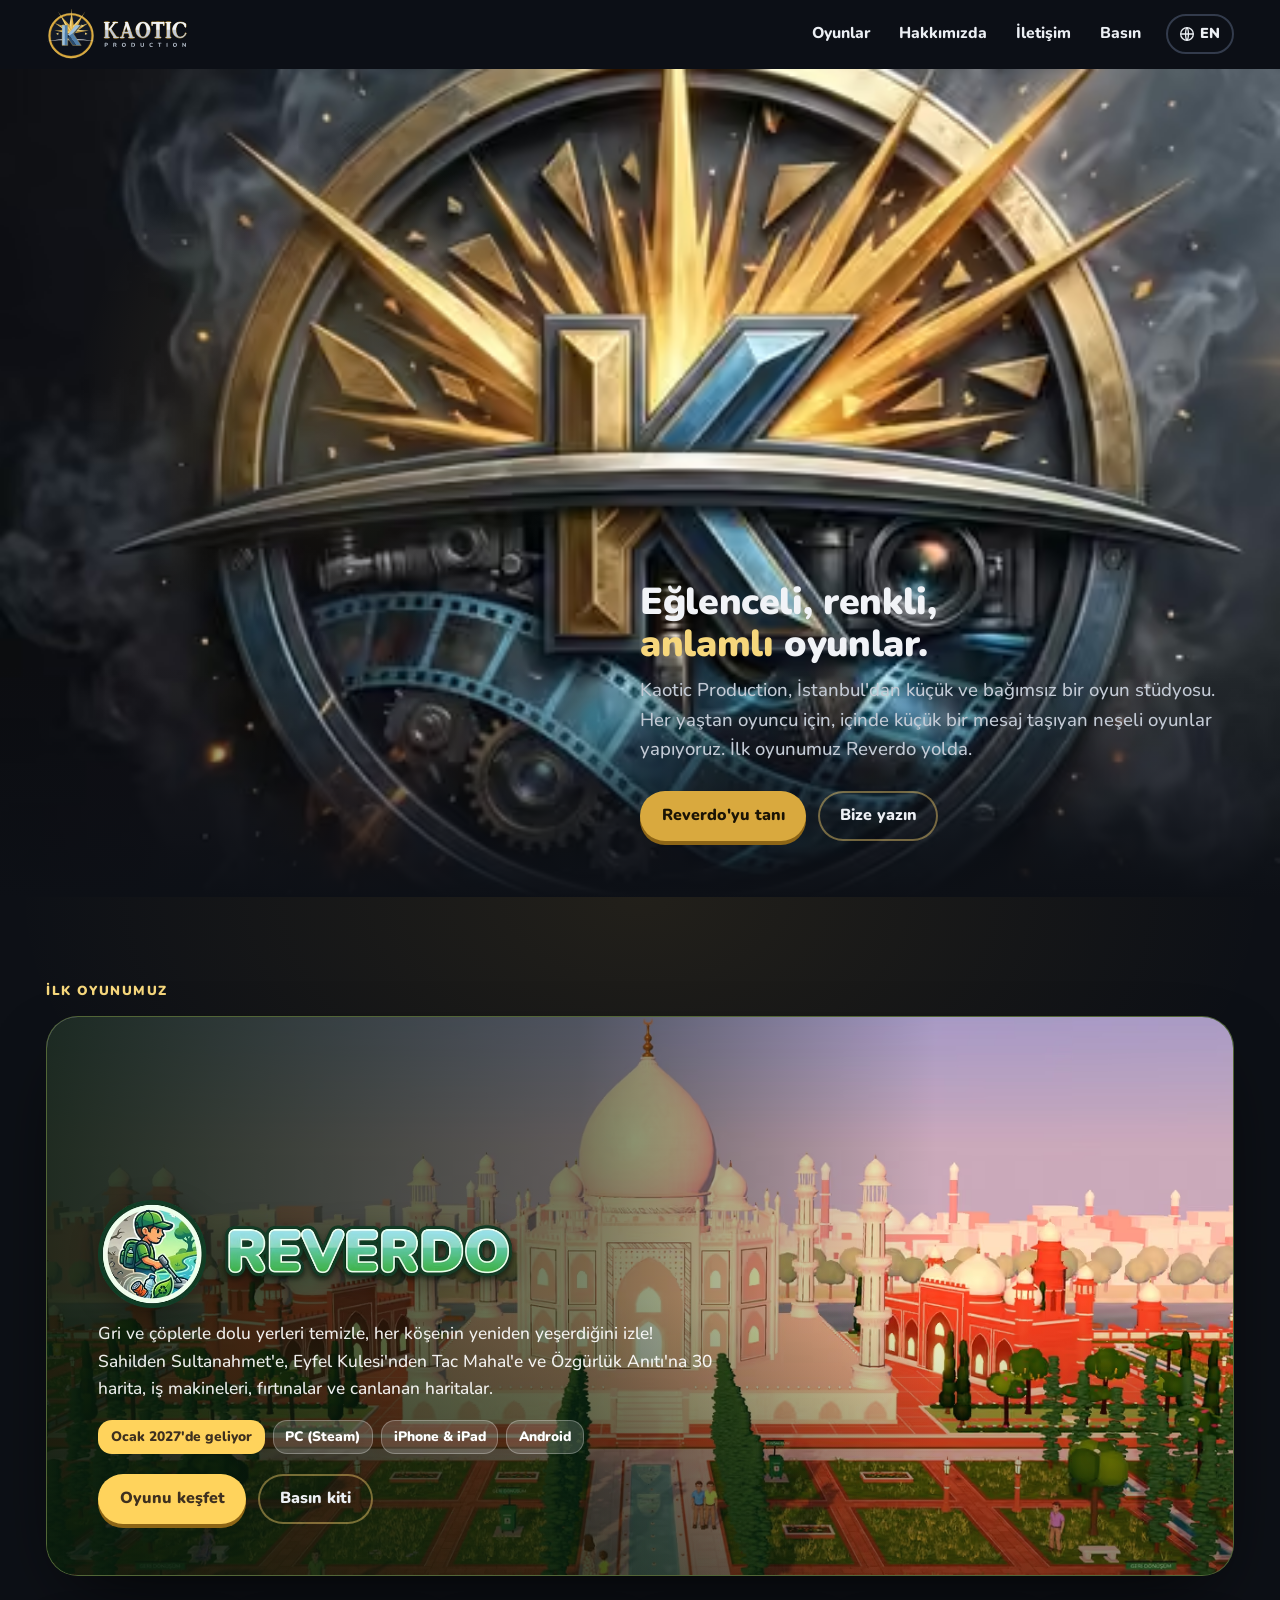
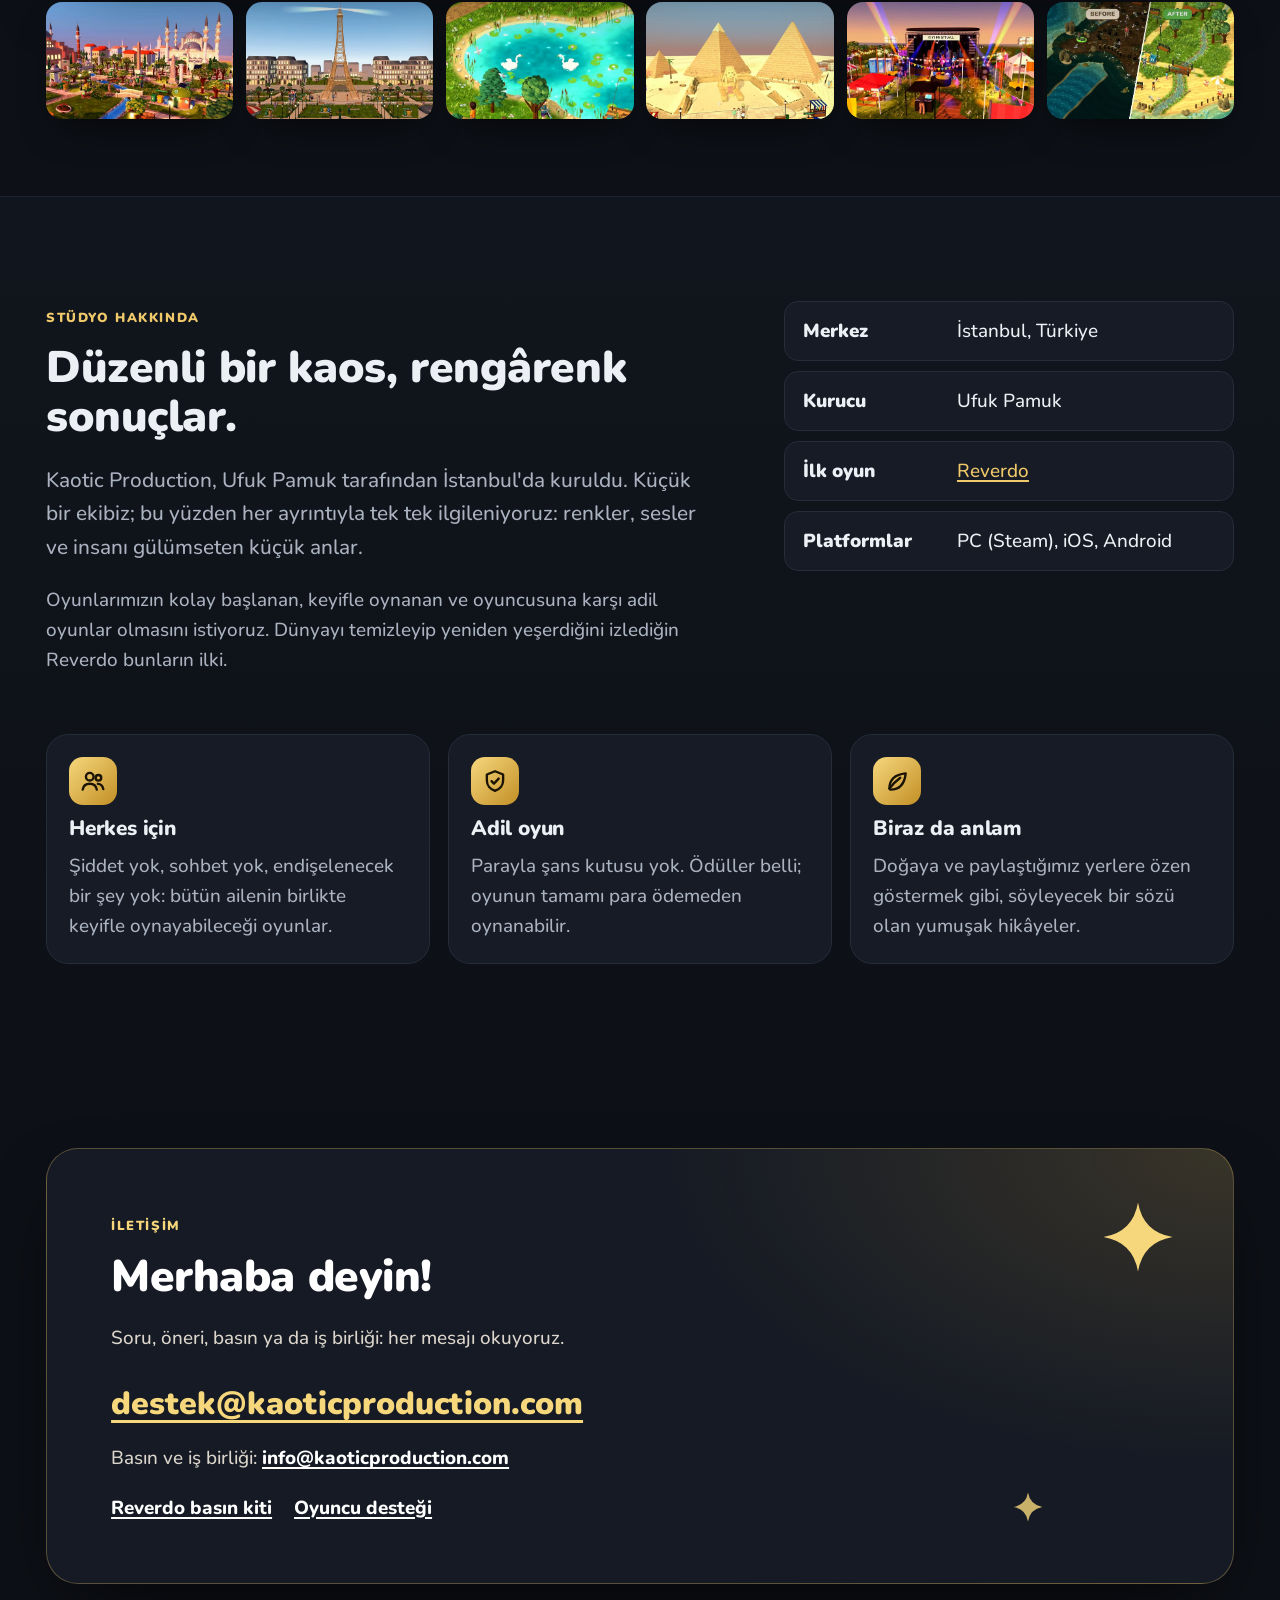
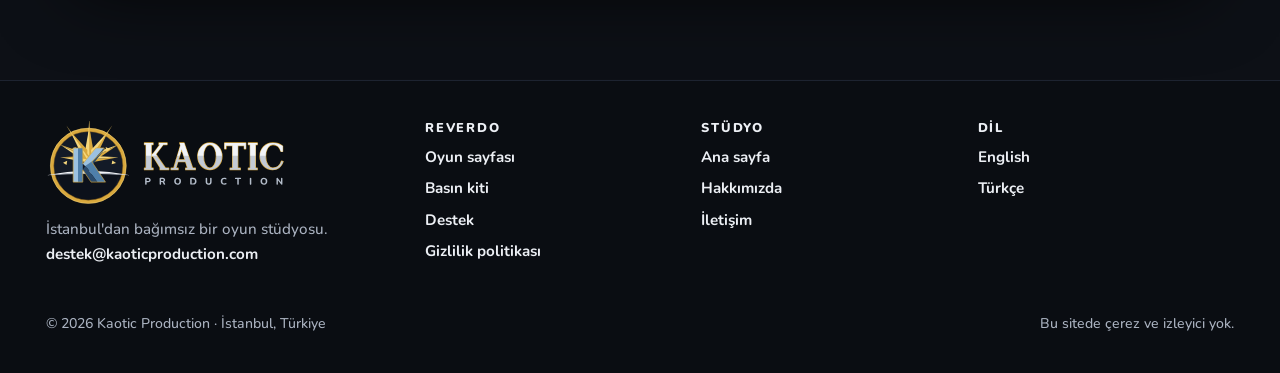
<file: tr/index.html>
<!doctype html>
<html lang="tr">
<head>
<meta charset="utf-8">
<meta name="viewport" content="width=device-width, initial-scale=1, viewport-fit=cover">
<title>Kaotic Production · Eğlenceli, renkli, anlamlı oyunlar</title>
<meta name="description" content="Kaotic Production, İstanbul&#x27;dan eğlenceli, renkli ve anlamlı oyunlar yapan bağımsız bir oyun stüdyosu. İlk oyunumuz: Reverdo.">
<meta name="color-scheme" content="light dark">
<meta name="theme-color" content="#0d1016">
<meta name="referrer" content="strict-origin-when-cross-origin">
<link rel="canonical" href="https://kaoticproduction.com/tr/"><link rel="alternate" hreflang="en" href="https://kaoticproduction.com/"><link rel="alternate" hreflang="tr" href="https://kaoticproduction.com/tr/"><link rel="alternate" hreflang="x-default" href="https://kaoticproduction.com/">
<meta property="og:type" content="website">
<meta property="og:site_name" content="Kaotic Production">
<meta property="og:title" content="Kaotic Production · Eğlenceli, renkli, anlamlı oyunlar">
<meta property="og:description" content="Kaotic Production, İstanbul&#x27;dan eğlenceli, renkli ve anlamlı oyunlar yapan bağımsız bir oyun stüdyosu. İlk oyunumuz: Reverdo.">
<meta property="og:url" content="https://kaoticproduction.com/tr/">
<meta property="og:image" content="https://kaoticproduction.com/assets/img/og-studio.jpg">
<meta property="og:image:width" content="1200">
<meta property="og:image:height" content="630">
<meta property="og:locale" content="tr_TR">
<meta property="og:locale:alternate" content="en_US">
<meta name="twitter:card" content="summary_large_image">
<meta name="twitter:title" content="Kaotic Production · Eğlenceli, renkli, anlamlı oyunlar">
<meta name="twitter:description" content="Kaotic Production, İstanbul&#x27;dan eğlenceli, renkli ve anlamlı oyunlar yapan bağımsız bir oyun stüdyosu. İlk oyunumuz: Reverdo.">
<meta name="twitter:image" content="https://kaoticproduction.com/assets/img/og-studio.jpg">
<link rel="icon" href="/favicon.svg" type="image/svg+xml"><link rel="icon" href="/favicon-32.png" sizes="32x32" type="image/png"><link rel="apple-touch-icon" href="/apple-touch-icon.png"><link rel="manifest" href="/site.webmanifest">
<link rel="preload" href="/assets/fonts/nunito-var.woff2" as="font" type="font/woff2" crossorigin>
<link rel="stylesheet" href="/assets/css/site.css?v=20261021c">
<script type="application/ld+json">{"@context":"https://schema.org","@graph":[{"@type":"Organization","@id":"https://kaoticproduction.com/#org","name":"Kaotic Production","url":"https://kaoticproduction.com/","logo":"https://kaoticproduction.com/assets/brand/kaotic-emblem-512.png","email":"info@kaoticproduction.com","contactPoint":[{"@type":"ContactPoint","contactType":"customer support","email":"destek@kaoticproduction.com"},{"@type":"ContactPoint","contactType":"press","email":"info@kaoticproduction.com"}],"founder":{"@type":"Person","name":"Ufuk Pamuk"},"address":{"@type":"PostalAddress","addressLocality":"Istanbul","addressCountry":"TR"}},{"@type":"WebSite","@id":"https://kaoticproduction.com/#site","url":"https://kaoticproduction.com/","name":"Kaotic Production","publisher":{"@id":"https://kaoticproduction.com/#org"},"inLanguage":["en","tr"]}]}</script>
</head>
<body class="studio">
<a class="skip" href="#main">İçeriğe geç</a>

<header class="site-header"><div class="wrap"><div class="bar"><a class="brand brand-k" href="/tr/"><img src="/assets/brand/kaotic-logo-dark-bg.svg" width="150" height="53" alt="Kaotic Production"></a><nav class="nav" aria-label="Ana menü"><a href="/tr/#games">Oyunlar</a><a href="/tr/#about">Hakkımızda</a><a href="/tr/#contact">İletişim</a><a href="/tr/reverdo/presskit/">Basın</a></nav><a class="lang" href="/" hreflang="en" lang="en" aria-label="English"><svg viewBox="0 0 24 24" fill="none" stroke="currentColor" stroke-width="2" aria-hidden="true"><circle cx="12" cy="12" r="9.5"/><path d="M2.5 12h19M12 2.5c2.8 3 2.8 16 0 19M12 2.5c-2.8 3-2.8 16 0 19"/></svg><span>EN</span></a>
<button class="menu-btn" type="button" aria-expanded="false" aria-controls="mnav" aria-label="Menü"><svg viewBox="0 0 24 24" fill="none" stroke="currentColor" stroke-width="2.4" stroke-linecap="round" aria-hidden="true"><path d="M4 7h16M4 12h16M4 17h16"/></svg></button></div>
<nav class="mobile-nav" id="mnav" aria-label="Ana menü"><a href="/tr/#games">Oyunlar</a><a href="/tr/#about">Hakkımızda</a><a href="/tr/#contact">İletişim</a><a href="/tr/reverdo/presskit/">Basın</a></nav></div></header>
<main id="main">

<section class="k-hero" aria-labelledby="hero-h">
<div class="k-media">
<picture>
<source media="(max-width: 719px)" type="image/avif" srcset="/assets/img/studio-emblem-480.avif 480w, /assets/img/studio-emblem-800.avif 800w, /assets/img/studio-emblem-980.avif 980w" sizes="100vw">
<source media="(max-width: 719px)" type="image/webp" srcset="/assets/img/studio-emblem-480.webp 480w, /assets/img/studio-emblem-800.webp 800w, /assets/img/studio-emblem-980.webp 980w" sizes="100vw">
<source media="(max-width: 719px)" srcset="/assets/img/studio-emblem-480.jpg 480w, /assets/img/studio-emblem-800.jpg 800w, /assets/img/studio-emblem-980.jpg 980w" sizes="100vw">
<source type="image/avif" srcset="/assets/img/studio-cover-960.avif 960w, /assets/img/studio-cover-1440.avif 1440w, /assets/img/studio-cover-2000.avif 2000w" sizes="100vw">
<source type="image/webp" srcset="/assets/img/studio-cover-960.webp 960w, /assets/img/studio-cover-1440.webp 1440w, /assets/img/studio-cover-2000.webp 2000w" sizes="100vw">
<img src="/assets/img/studio-cover-1440.jpg" srcset="/assets/img/studio-cover-960.jpg 960w, /assets/img/studio-cover-1440.jpg 1440w, /assets/img/studio-cover-2000.jpg 2000w" sizes="100vw" width="2000" height="1116" alt="Kaotic Production amblemi: altın bir patlamanın önünde çelik bir K ve Kaotic Production yazısı" fetchpriority="high">
</picture>
<div class="k-glow" aria-hidden="true"></div>
<div class="k-sparks" aria-hidden="true"><i></i><i></i><i></i><i></i><i></i><i></i><i></i><i></i><i></i><i></i></div>
</div>
<div class="wrap k-copy">
<p class="eyebrow">Bağımsız oyun stüdyosu · İstanbul</p>
<h1 id="hero-h"><span class="visually-hidden">Kaotic Production: </span>Eğlenceli, renkli, <span class="hl">anlamlı</span> oyunlar.</h1>
<p class="lead">Kaotic Production, İstanbul'dan küçük ve bağımsız bir oyun stüdyosu. Her yaştan oyuncu için, içinde küçük bir mesaj taşıyan neşeli oyunlar yapıyoruz. İlk oyunumuz Reverdo yolda.</p>
<div class="ctas"><a class="btn" href="/tr/reverdo/">Reverdo'yu tanı</a><a class="btn ghost" href="#contact">Bize yazın</a></div>
</div>
</section>

<section class="featured" id="games" aria-labelledby="games-h">
<div class="wrap">
<p class="eyebrow">İlk oyunumuz</p>
<article class="feature-card">
<div class="bg"><picture><source type="image/avif" srcset="/assets/img/keyart-960.avif 960w, /assets/img/keyart-1920.avif 1920w, /assets/img/keyart-2880.avif 2880w" sizes="(min-width: 1500px) 1440px, 100vw"><source type="image/webp" srcset="/assets/img/keyart-960.webp 960w, /assets/img/keyart-1920.webp 1920w, /assets/img/keyart-2880.webp 2880w" sizes="(min-width: 1500px) 1440px, 100vw"><img src="/assets/img/keyart-1920.jpg" srcset="/assets/img/keyart-960.jpg 960w, /assets/img/keyart-1920.jpg 1920w, /assets/img/keyart-2880.jpg 2880w" sizes="(min-width: 1500px) 1440px, 100vw" width="1920" height="620" alt="" loading="lazy" decoding="async"></picture></div>
<div class="body">
<h2 id="games-h" class="visually-hidden">Reverdo</h2>
<picture><source type="image/avif" srcset="/assets/img/reverdo-wordmark-400.avif 400w, /assets/img/reverdo-wordmark-800.avif 800w, /assets/img/reverdo-wordmark-1200.avif 1200w" sizes="(min-width: 900px) 420px, 82vw"><source type="image/webp" srcset="/assets/img/reverdo-wordmark-400.webp 400w, /assets/img/reverdo-wordmark-800.webp 800w, /assets/img/reverdo-wordmark-1200.webp 1200w" sizes="(min-width: 900px) 420px, 82vw"><img src="/assets/img/reverdo-wordmark-800.png" srcset="/assets/img/reverdo-wordmark-400.png 400w, /assets/img/reverdo-wordmark-800.png 800w, /assets/img/reverdo-wordmark-1200.png 1200w" sizes="(min-width: 900px) 420px, 82vw" width="800" height="207" alt="Reverdo" class="logo" loading="lazy" decoding="async"></picture>
<p>Gri ve çöplerle dolu yerleri temizle, her köşenin yeniden yeşerdiğini izle! Sahilden Sultanahmet'e, Eyfel Kulesi'nden Tac Mahal'e ve Özgürlük Anıtı'na 30 harita, iş makineleri, fırtınalar ve canlanan haritalar.</p>
<div class="meta"><span class="chip sun">Ocak 2027'de geliyor</span><span class="chip">PC (Steam)</span><span class="chip">iPhone &amp; iPad</span><span class="chip">Android</span></div>
<div class="actions"><a class="btn" href="/tr/reverdo/">Oyunu keşfet</a><a class="btn ghost" href="/tr/reverdo/presskit/">Basın kiti</a></div>
</div>
</article>
</div>
<ul class="showcase" aria-label="Reverdo ekran görüntüleri">
<li><picture><source type="image/avif" srcset="/assets/img/still-sultanahmet-park-640.avif 640w, /assets/img/still-sultanahmet-park-1280.avif 1280w" sizes="(min-width: 1200px) 17vw, 70vw"><source type="image/webp" srcset="/assets/img/still-sultanahmet-park-640.webp 640w, /assets/img/still-sultanahmet-park-1280.webp 1280w" sizes="(min-width: 1200px) 17vw, 70vw"><img src="/assets/img/still-sultanahmet-park-1280.jpg" srcset="/assets/img/still-sultanahmet-park-640.jpg 640w, /assets/img/still-sultanahmet-park-1280.jpg 1280w" sizes="(min-width: 1200px) 17vw, 70vw" width="1280" height="720" alt="Ayasofya ile Sultanahmet Camii arasındaki park gün batımında, temiz ve yeşil" loading="lazy" decoding="async"></picture></li>
<li><picture><source type="image/avif" srcset="/assets/img/shot-10-eiffel-tower-640.avif 640w, /assets/img/shot-10-eiffel-tower-1280.avif 1280w" sizes="(min-width: 1200px) 17vw, 70vw"><source type="image/webp" srcset="/assets/img/shot-10-eiffel-tower-640.webp 640w, /assets/img/shot-10-eiffel-tower-1280.webp 1280w" sizes="(min-width: 1200px) 17vw, 70vw"><img src="/assets/img/shot-10-eiffel-tower-1280.jpg" srcset="/assets/img/shot-10-eiffel-tower-640.jpg 640w, /assets/img/shot-10-eiffel-tower-1280.jpg 1280w" sizes="(min-width: 1200px) 17vw, 70vw" width="1280" height="720" alt="Eyfel Kulesi ve Champ de Mars bahçeleri" loading="lazy" decoding="async"></picture></li>
<li><picture><source type="image/avif" srcset="/assets/img/still-swans-640.avif 640w, /assets/img/still-swans-1280.avif 1280w" sizes="(min-width: 1200px) 17vw, 70vw"><source type="image/webp" srcset="/assets/img/still-swans-640.webp 640w, /assets/img/still-swans-1280.webp 1280w" sizes="(min-width: 1200px) 17vw, 70vw"><img src="/assets/img/still-swans-1280.jpg" srcset="/assets/img/still-swans-640.jpg 640w, /assets/img/still-swans-1280.jpg 1280w" sizes="(min-width: 1200px) 17vw, 70vw" width="1280" height="720" alt="Temiz orman göletinde kuğular" loading="lazy" decoding="async"></picture></li>
<li><picture><source type="image/avif" srcset="/assets/img/shot-07-giza-640.avif 640w, /assets/img/shot-07-giza-1280.avif 1280w" sizes="(min-width: 1200px) 17vw, 70vw"><source type="image/webp" srcset="/assets/img/shot-07-giza-640.webp 640w, /assets/img/shot-07-giza-1280.webp 1280w" sizes="(min-width: 1200px) 17vw, 70vw"><img src="/assets/img/shot-07-giza-1280.jpg" srcset="/assets/img/shot-07-giza-640.jpg 640w, /assets/img/shot-07-giza-1280.jpg 1280w" sizes="(min-width: 1200px) 17vw, 70vw" width="1280" height="720" alt="Giza Piramitleri ve Sfenks" loading="lazy" decoding="async"></picture></li>
<li><picture><source type="image/avif" srcset="/assets/img/still-concert-640.avif 640w, /assets/img/still-concert-1280.avif 1280w" sizes="(min-width: 1200px) 17vw, 70vw"><source type="image/webp" srcset="/assets/img/still-concert-640.webp 640w, /assets/img/still-concert-1280.webp 1280w" sizes="(min-width: 1200px) 17vw, 70vw"><img src="/assets/img/still-concert-1280.jpg" srcset="/assets/img/still-concert-640.jpg 640w, /assets/img/still-concert-1280.jpg 1280w" sizes="(min-width: 1200px) 17vw, 70vw" width="1280" height="720" alt="Konser alanında sahnenin üstünde ışık gösterisi" loading="lazy" decoding="async"></picture></li>
<li><picture><source type="image/avif" srcset="/assets/img/shot-01-before-after-coast-640.avif 640w, /assets/img/shot-01-before-after-coast-1280.avif 1280w" sizes="(min-width: 1200px) 17vw, 70vw"><source type="image/webp" srcset="/assets/img/shot-01-before-after-coast-640.webp 640w, /assets/img/shot-01-before-after-coast-1280.webp 1280w" sizes="(min-width: 1200px) 17vw, 70vw"><img src="/assets/img/shot-01-before-after-coast-1280.jpg" srcset="/assets/img/shot-01-before-after-coast-640.jpg 640w, /assets/img/shot-01-before-after-coast-1280.jpg 1280w" sizes="(min-width: 1200px) 17vw, 70vw" width="1280" height="720" alt="Önce ve sonra: gri, çöplerle dolu sahil ve aynı sahilin temiz, yeşil hâli" loading="lazy" decoding="async"></picture></li>
</ul>
</section>

<section class="about" id="about" aria-labelledby="about-h">
<div class="wrap">
<div class="grid">
<div>
<p class="eyebrow">Stüdyo hakkında</p>
<h2 id="about-h">Düzenli bir kaos, rengârenk sonuçlar.</h2>
<p class="lead">Kaotic Production, Ufuk Pamuk tarafından İstanbul'da kuruldu. Küçük bir ekibiz; bu yüzden her ayrıntıyla tek tek ilgileniyoruz: renkler, sesler ve insanı gülümseten küçük anlar.</p>
<p class="muted">Oyunlarımızın kolay başlanan, keyifle oynanan ve oyuncusuna karşı adil oyunlar olmasını istiyoruz. Dünyayı temizleyip yeniden yeşerdiğini izlediğin Reverdo bunların ilki.</p>
</div>
<ul class="facts">
<li><b>Merkez</b><span>İstanbul, Türkiye</span></li>
<li><b>Kurucu</b><span>Ufuk Pamuk</span></li>
<li><b>İlk oyun</b><span><a href="/tr/reverdo/">Reverdo</a></span></li>
<li><b>Platformlar</b><span>PC (Steam), iOS, Android</span></li>
</ul>
</div>
<div class="values">
<div class="value"><div class="ic" style="background:#ff5b3a"><svg viewBox="0 0 24 24" fill="none" stroke="currentColor" stroke-width="2.2" stroke-linecap="round" aria-hidden="true"><circle cx="9" cy="8" r="3.5"/><path d="M2.5 20c.5-3.6 3.2-5.5 6.5-5.5s6 1.9 6.5 5.5"/><circle cx="17" cy="9" r="2.6"/><path d="M16.5 14.6c2.6.1 4.5 1.8 5 4.9"/></svg></div><h3>Herkes için</h3>
<p>Şiddet yok, sohbet yok, endişelenecek bir şey yok: bütün ailenin birlikte keyifle oynayabileceği oyunlar.</p></div>
<div class="value"><div class="ic" style="background:#2f8f5b"><svg viewBox="0 0 24 24" fill="none" stroke="currentColor" stroke-width="2.2" stroke-linecap="round" stroke-linejoin="round" aria-hidden="true"><path d="M12 3l7.5 3v5.5c0 4.6-3.2 8.2-7.5 9.5-4.3-1.3-7.5-4.9-7.5-9.5V6z"/><path d="M8.8 12.2l2.2 2.2 4.4-4.6"/></svg></div><h3>Adil oyun</h3>
<p>Parayla şans kutusu yok. Ödüller belli; oyunun tamamı para ödemeden oynanabilir.</p></div>
<div class="value"><div class="ic" style="background:#3f7fd0"><svg viewBox="0 0 24 24" fill="none" stroke="currentColor" stroke-width="2.2" stroke-linecap="round" stroke-linejoin="round" aria-hidden="true"><path d="M5 19c0-8 5-13 15-14-1 10-6 15-14 15"/><path d="M5 19c3-4 6-7 10-10"/></svg></div><h3>Biraz da anlam</h3>
<p>Doğaya ve paylaştığımız yerlere özen göstermek gibi, söyleyecek bir sözü olan yumuşak hikâyeler.</p></div>
</div>
</div>
</section>

<section class="contact" id="contact" aria-labelledby="contact-h">
<div class="wrap">
<div class="contact-card">
<svg class="spark a" viewBox="0 0 100 100" aria-hidden="true"><path fill="currentColor" d="M50 2Q57 43 98 50Q57 57 50 98Q43 57 2 50Q43 43 50 2Z"/></svg><svg class="spark c" viewBox="0 0 100 100" aria-hidden="true"><path fill="currentColor" d="M50 2Q57 43 98 50Q57 57 50 98Q43 57 2 50Q43 43 50 2Z"/></svg>
<p class="eyebrow" style="color:#ffc23d">İletişim</p>
<h2 id="contact-h">Merhaba deyin!</h2>
<p>Soru, öneri, basın ya da iş birliği: her mesajı okuyoruz.</p>
<a class="mail" href="mailto:destek@kaoticproduction.com">destek@kaoticproduction.com</a>
<p style="margin-top:-8px">Basın ve iş birliği: <a href="mailto:info@kaoticproduction.com" style="color:#fff;font-weight:800">info@kaoticproduction.com</a></p>
<div class="links"><a href="/tr/reverdo/presskit/">Reverdo basın kiti</a><a href="/reverdo/destek/">Oyuncu desteği</a></div>
</div>
</div>
</section>

</main>
<footer class="site-footer"><div class="wrap">
<div class="cols">
<div><img class="logo" src="/assets/brand/kaotic-logo-dark-bg.svg" width="240" height="85" alt="Kaotic Production">
<p>İstanbul'dan bağımsız bir oyun stüdyosu.<br><a href="mailto:destek@kaoticproduction.com">destek@kaoticproduction.com</a></p></div>
<div><h3>Reverdo</h3><ul>
<li><a href="/tr/reverdo/">Oyun sayfası</a></li>
<li><a href="/tr/reverdo/presskit/">Basın kiti</a></li>
<li><a href="/reverdo/destek/">Destek</a></li>
<li><a href="/reverdo/gizlilik/">Gizlilik politikası</a></li></ul></div>
<div><h3>Stüdyo</h3><ul>
<li><a href="/tr/">Ana sayfa</a></li>
<li><a href="/tr/#about">Hakkımızda</a></li>
<li><a href="/tr/#contact">İletişim</a></li></ul></div>
<div><h3>Dil</h3><ul><li><a href="/" hreflang="en" lang="en">English</a></li><li><a href="/tr/" hreflang="tr" lang="tr">Türkçe</a></li></ul></div>
</div>
<div class="fine"><span>&copy; 2026 Kaotic Production &middot; İstanbul, Türkiye</span><span>Bu sitede çerez ve izleyici yok.</span></div>
</div></footer>
<script src="/assets/js/site.js?v=20261021c" defer></script>
</body>
</html>
</file>
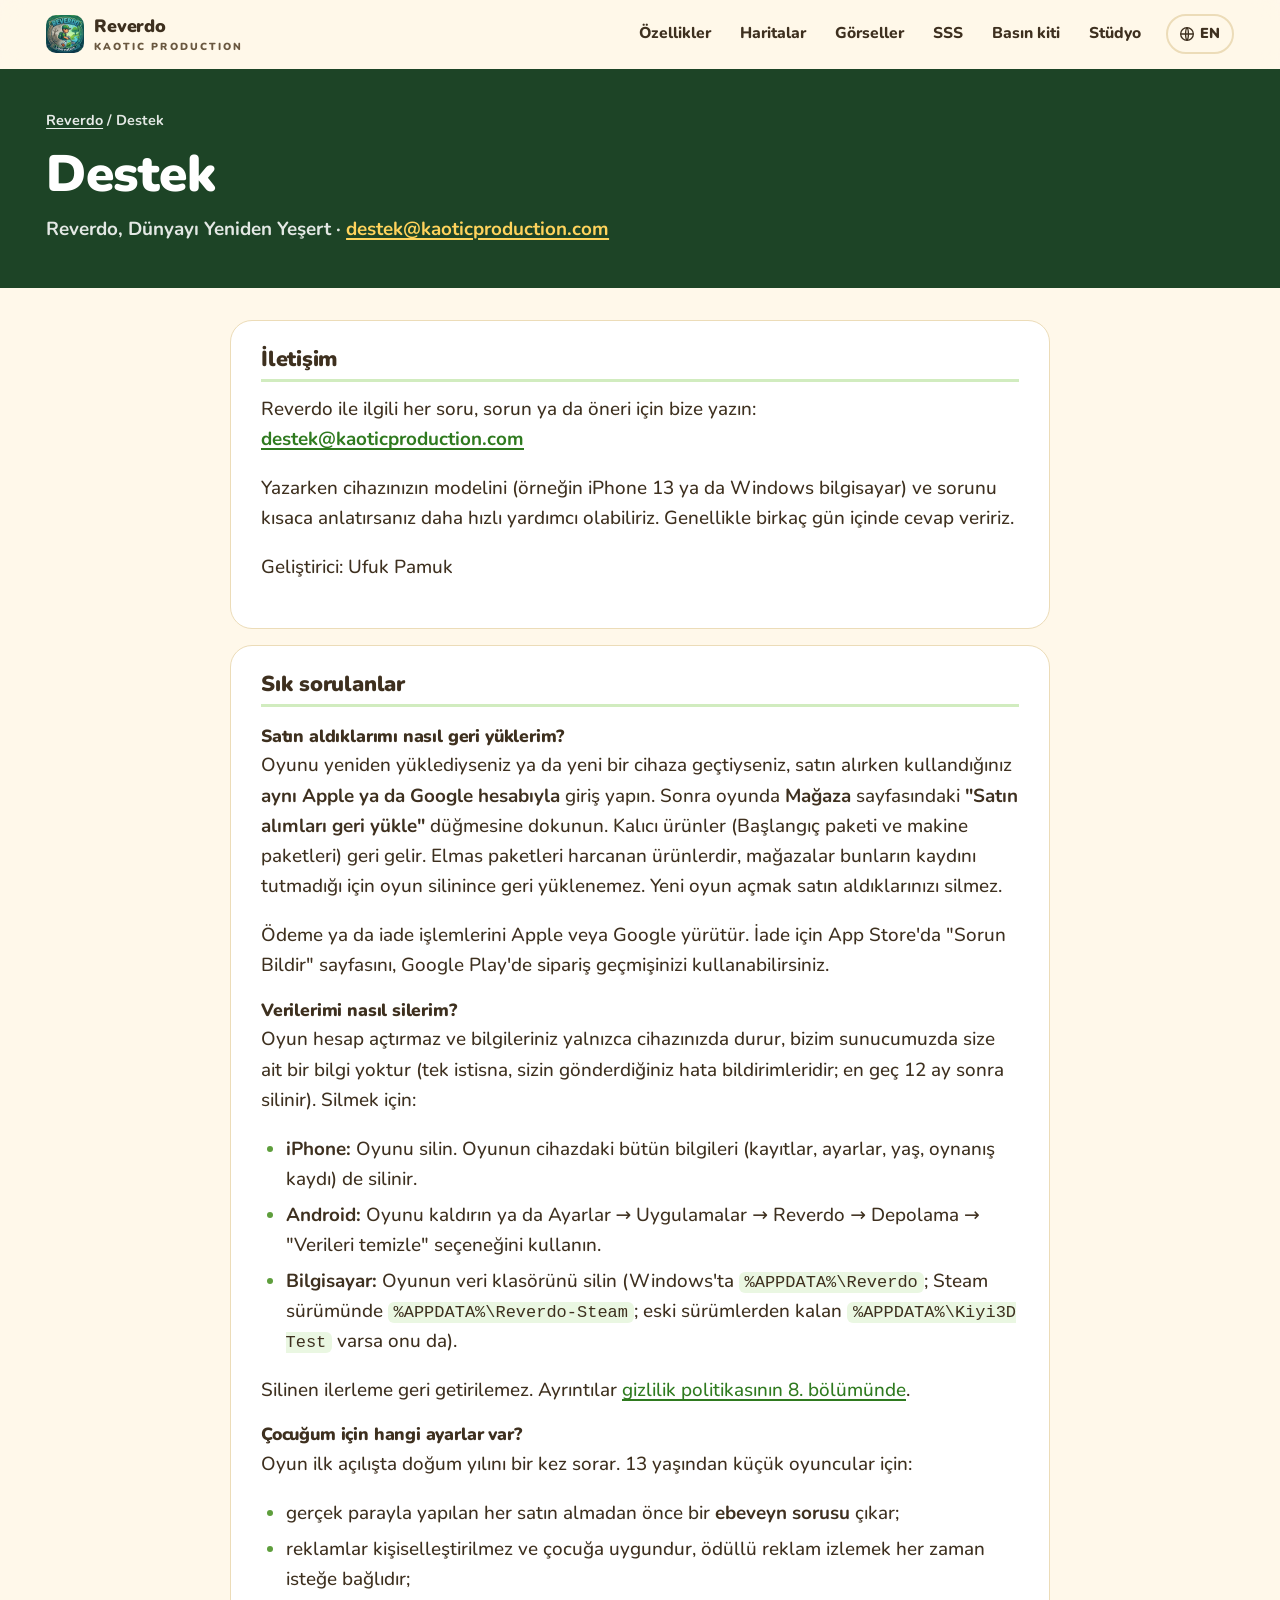
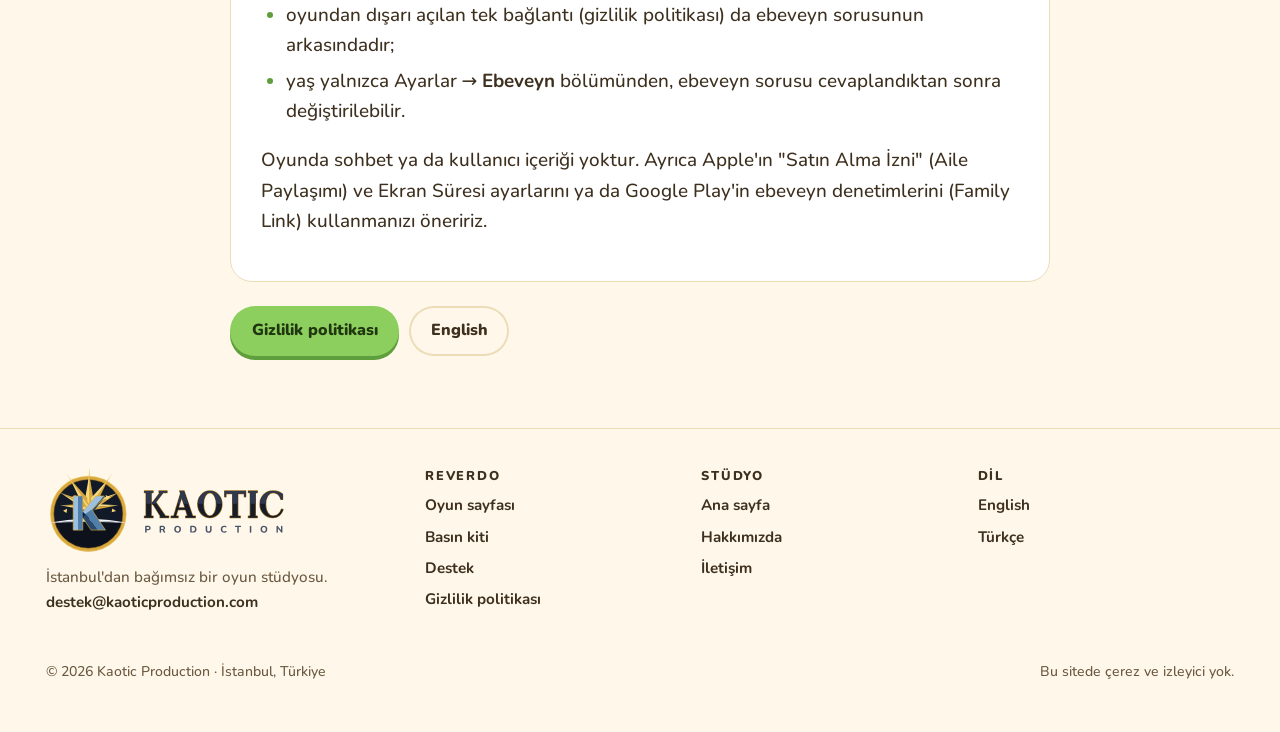
<file: reverdo/destek/index.html>
<!doctype html>
<html lang="tr">
<head>
<meta charset="utf-8">
<meta name="viewport" content="width=device-width, initial-scale=1, viewport-fit=cover">
<title>Reverdo · Destek</title>
<meta name="description" content="Reverdo destek: iletişim ve sık sorulan sorular.">
<meta name="color-scheme" content="light dark">
<meta name="theme-color" content="#1d4426">
<meta name="referrer" content="strict-origin-when-cross-origin">
<link rel="canonical" href="https://kaoticproduction.com/reverdo/destek/"><link rel="alternate" hreflang="en" href="https://kaoticproduction.com/reverdo/support/"><link rel="alternate" hreflang="tr" href="https://kaoticproduction.com/reverdo/destek/"><link rel="alternate" hreflang="x-default" href="https://kaoticproduction.com/reverdo/support/">
<meta property="og:type" content="website">
<meta property="og:site_name" content="Kaotic Production">
<meta property="og:title" content="Reverdo · Destek">
<meta property="og:description" content="Reverdo destek: iletişim ve sık sorulan sorular.">
<meta property="og:url" content="https://kaoticproduction.com/reverdo/destek/">
<meta property="og:image" content="https://kaoticproduction.com/assets/img/og-reverdo.jpg">
<meta property="og:image:width" content="1200">
<meta property="og:image:height" content="630">
<meta property="og:locale" content="tr_TR">
<meta property="og:locale:alternate" content="en_US">
<meta name="twitter:card" content="summary_large_image">
<meta name="twitter:title" content="Reverdo · Destek">
<meta name="twitter:description" content="Reverdo destek: iletişim ve sık sorulan sorular.">
<meta name="twitter:image" content="https://kaoticproduction.com/assets/img/og-reverdo.jpg">
<link rel="icon" href="/reverdo/favicon-32.png" sizes="32x32" type="image/png"><link rel="apple-touch-icon" href="/reverdo/apple-touch-icon.png">
<link rel="preload" href="/assets/fonts/nunito-var.woff2" as="font" type="font/woff2" crossorigin>
<link rel="stylesheet" href="/assets/css/site.css?v=20261021c">

</head>
<body class="game">
<a class="skip" href="#main">İçeriğe geç</a>

<header class="site-header"><div class="wrap"><div class="bar"><a class="brand" href="/tr/reverdo/"><img src="/assets/img/reverdo-icon-96.png" width="38" height="38" alt=""><span lang="en">Reverdo<span class="sub">Kaotic Production</span></span></a><nav class="nav" aria-label="Ana menü"><a href="/tr/reverdo/#features">Özellikler</a><a href="/tr/reverdo/#maps">Haritalar</a><a href="/tr/reverdo/#gallery">Görseller</a><a href="/tr/reverdo/#faq">SSS</a><a href="/tr/reverdo/presskit/">Basın kiti</a><a href="/tr/">Stüdyo</a></nav><a class="lang" href="/reverdo/support/" hreflang="en" lang="en" aria-label="English"><svg viewBox="0 0 24 24" fill="none" stroke="currentColor" stroke-width="2" aria-hidden="true"><circle cx="12" cy="12" r="9.5"/><path d="M2.5 12h19M12 2.5c2.8 3 2.8 16 0 19M12 2.5c-2.8 3-2.8 16 0 19"/></svg><span>EN</span></a>
<button class="menu-btn" type="button" aria-expanded="false" aria-controls="mnav" aria-label="Menü"><svg viewBox="0 0 24 24" fill="none" stroke="currentColor" stroke-width="2.4" stroke-linecap="round" aria-hidden="true"><path d="M4 7h16M4 12h16M4 17h16"/></svg></button></div>
<nav class="mobile-nav" id="mnav" aria-label="Ana menü"><a href="/tr/reverdo/#features">Özellikler</a><a href="/tr/reverdo/#maps">Haritalar</a><a href="/tr/reverdo/#gallery">Görseller</a><a href="/tr/reverdo/#faq">SSS</a><a href="/tr/reverdo/presskit/">Basın kiti</a><a href="/tr/">Stüdyo</a></nav></div></header>
<main id="main">
<div class="legal-hero"><div class="wrap">
<p class="crumbs"><a href="/tr/reverdo/">Reverdo</a> / Destek</p>
<h1>Destek</h1><p>Reverdo, Dünyayı Yeniden Yeşert · <a href="mailto:destek@kaoticproduction.com">destek@kaoticproduction.com</a></p></div></div>
<div class="wrap"><div class="legal">
<section class="card">
<h2>İletişim</h2>
<p>Reverdo ile ilgili her soru, sorun ya da öneri için bize yazın: <strong><a href="mailto:destek@kaoticproduction.com">destek@kaoticproduction.com</a></strong></p>
<p>Yazarken cihazınızın modelini (örneğin iPhone 13 ya da Windows bilgisayar) ve sorunu kısaca anlatırsanız daha hızlı yardımcı olabiliriz. Genellikle birkaç gün içinde cevap veririz.</p>
<p>Geliştirici: Ufuk Pamuk</p>
</section>
<section class="card qa">
<h2>Sık sorulanlar</h2>
<h3>Satın aldıklarımı nasıl geri yüklerim?</h3>
<p>Oyunu yeniden yüklediyseniz ya da yeni bir cihaza geçtiyseniz, satın alırken kullandığınız <strong>aynı Apple ya da Google hesabıyla</strong> giriş yapın. Sonra oyunda <strong>Mağaza</strong> sayfasındaki <strong>"Satın alımları geri yükle"</strong> düğmesine dokunun. Kalıcı ürünler (Başlangıç paketi ve makine paketleri) geri gelir. Elmas paketleri harcanan ürünlerdir, mağazalar bunların kaydını tutmadığı için oyun silinince geri yüklenemez. Yeni oyun açmak satın aldıklarınızı silmez.</p>
<p>Ödeme ya da iade işlemlerini Apple veya Google yürütür. İade için App Store'da "Sorun Bildir" sayfasını, Google Play'de sipariş geçmişinizi kullanabilirsiniz.</p>
<h3>Verilerimi nasıl silerim?</h3>
<p>Oyun hesap açtırmaz ve bilgileriniz yalnızca cihazınızda durur, bizim sunucumuzda size ait bir bilgi yoktur (tek istisna, sizin gönderdiğiniz hata bildirimleridir; en geç 12 ay sonra silinir). Silmek için:</p>
<ul>
<li><strong>iPhone:</strong> Oyunu silin. Oyunun cihazdaki bütün bilgileri (kayıtlar, ayarlar, yaş, oynanış kaydı) de silinir.</li>
<li><strong>Android:</strong> Oyunu kaldırın ya da Ayarlar → Uygulamalar → Reverdo → Depolama → "Verileri temizle" seçeneğini kullanın.</li>
<li><strong>Bilgisayar:</strong> Oyunun veri klasörünü silin (Windows'ta <code>%APPDATA%\Reverdo</code>; Steam sürümünde <code>%APPDATA%\Reverdo-Steam</code>; eski sürümlerden kalan <code>%APPDATA%\Kiyi3DTest</code> varsa onu da).</li>
</ul>
<p>Silinen ilerleme geri getirilemez. Ayrıntılar <a href="/reverdo/gizlilik/#s8">gizlilik politikasının 8. bölümünde</a>.</p>
<h3>Çocuğum için hangi ayarlar var?</h3>
<p>Oyun ilk açılışta doğum yılını bir kez sorar. 13 yaşından küçük oyuncular için:</p>
<ul>
<li>gerçek parayla yapılan her satın almadan önce bir <strong>ebeveyn sorusu</strong> çıkar;</li>
<li>reklamlar kişiselleştirilmez ve çocuğa uygundur, ödüllü reklam izlemek her zaman isteğe bağlıdır;</li>
<li>oyundan dışarı açılan tek bağlantı (gizlilik politikası) da ebeveyn sorusunun arkasındadır;</li>
<li>yaş yalnızca Ayarlar → <strong>Ebeveyn</strong> bölümünden, ebeveyn sorusu cevaplandıktan sonra değiştirilebilir.</li>
</ul>
<p>Oyunda sohbet ya da kullanıcı içeriği yoktur. Ayrıca Apple'ın "Satın Alma İzni" (Aile Paylaşımı) ve Ekran Süresi ayarlarını ya da Google Play'in ebeveyn denetimlerini (Family Link) kullanmanızı öneririz.</p>
</section>
<div class="switch"><a class="btn leaf" href="/reverdo/gizlilik/">Gizlilik politikası</a><a class="btn ghost" href="/reverdo/support/" hreflang="en" lang="en">English</a></div>
</div></div>
</main>
<footer class="site-footer"><div class="wrap">
<div class="cols">
<div><picture><source srcset="/assets/brand/kaotic-logo-dark-bg.svg" media="(prefers-color-scheme: dark)"><img class="logo" src="/assets/brand/kaotic-logo-light-bg.svg" width="240" height="85" alt="Kaotic Production"></picture>
<p>İstanbul'dan bağımsız bir oyun stüdyosu.<br><a href="mailto:destek@kaoticproduction.com">destek@kaoticproduction.com</a></p></div>
<div><h3>Reverdo</h3><ul>
<li><a href="/tr/reverdo/">Oyun sayfası</a></li>
<li><a href="/tr/reverdo/presskit/">Basın kiti</a></li>
<li><a href="/reverdo/destek/">Destek</a></li>
<li><a href="/reverdo/gizlilik/">Gizlilik politikası</a></li></ul></div>
<div><h3>Stüdyo</h3><ul>
<li><a href="/tr/">Ana sayfa</a></li>
<li><a href="/tr/#about">Hakkımızda</a></li>
<li><a href="/tr/#contact">İletişim</a></li></ul></div>
<div><h3>Dil</h3><ul><li><a href="/reverdo/support/" hreflang="en" lang="en">English</a></li><li><a href="/reverdo/destek/" hreflang="tr" lang="tr">Türkçe</a></li></ul></div>
</div>
<div class="fine"><span>&copy; 2026 Kaotic Production &middot; İstanbul, Türkiye</span><span>Bu sitede çerez ve izleyici yok.</span></div>
</div></footer>
<script src="/assets/js/site.js?v=20261021c" defer></script>
</body>
</html>
</file>
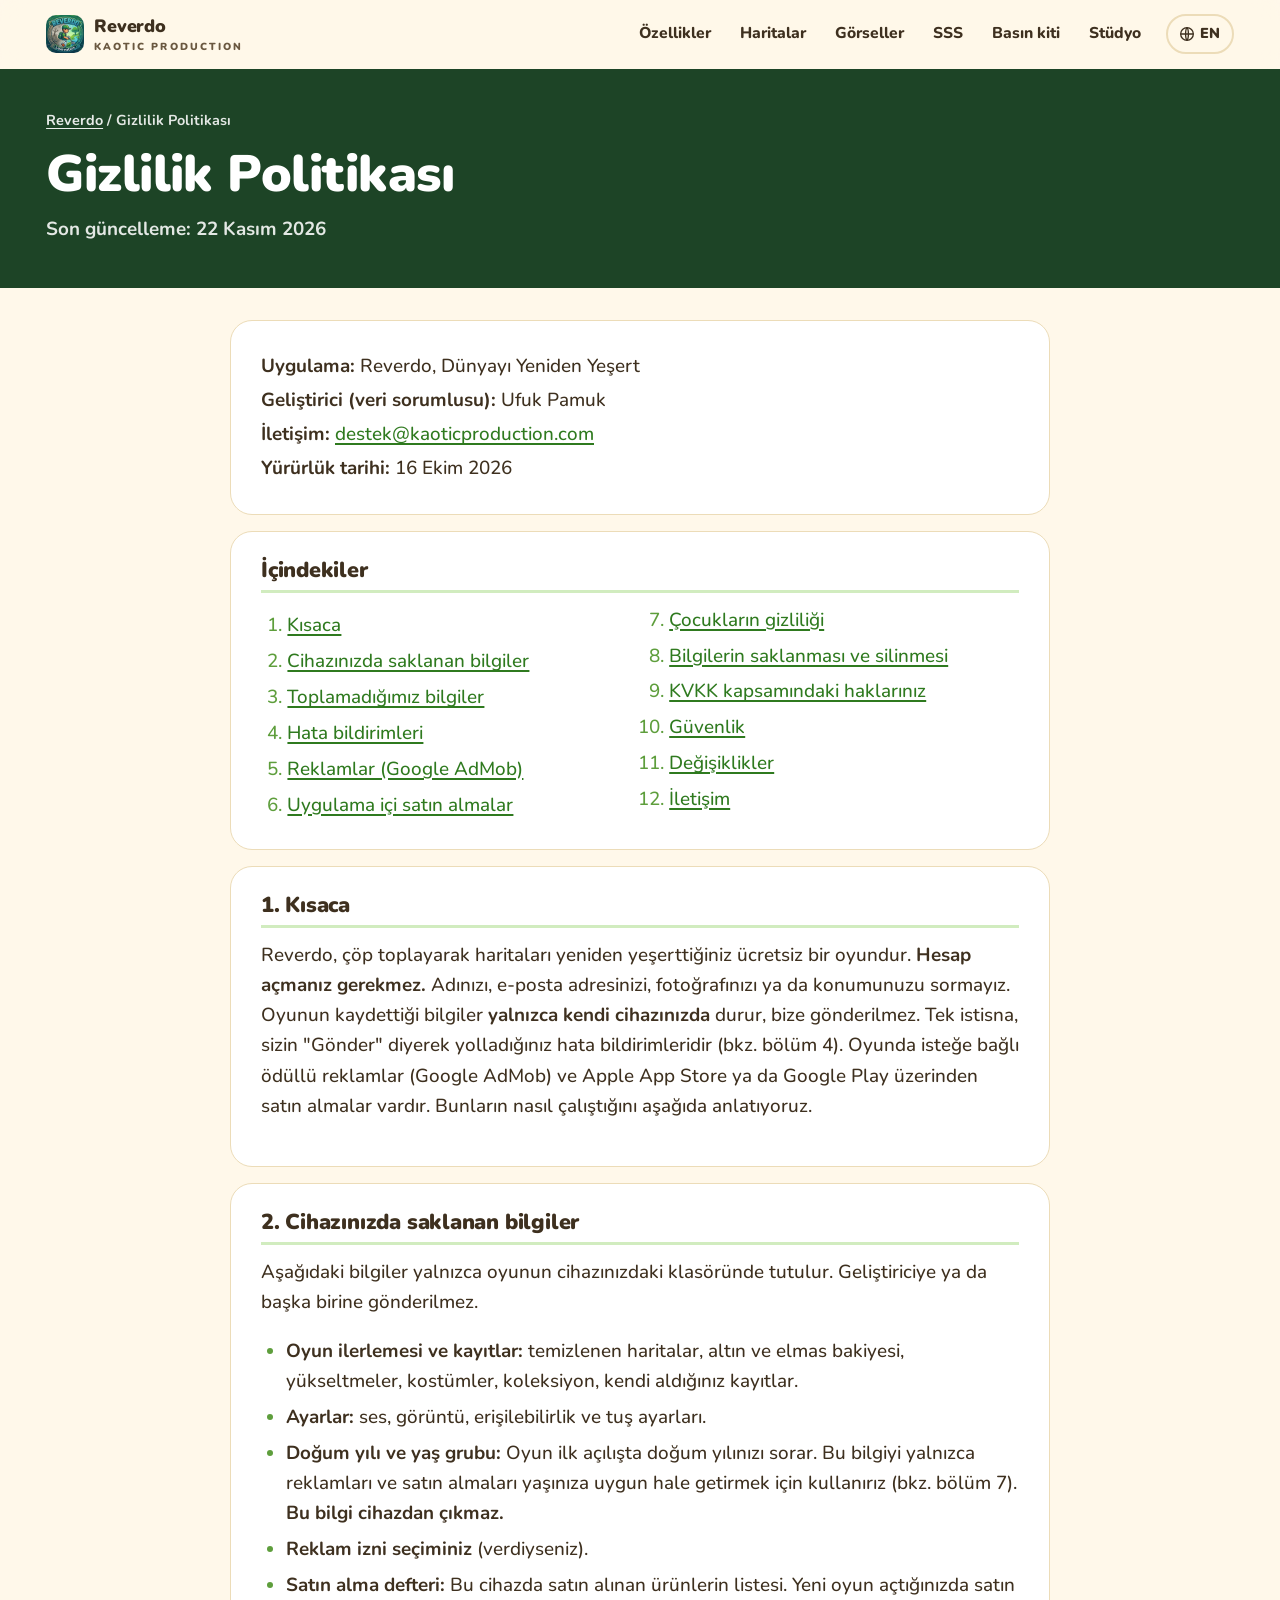
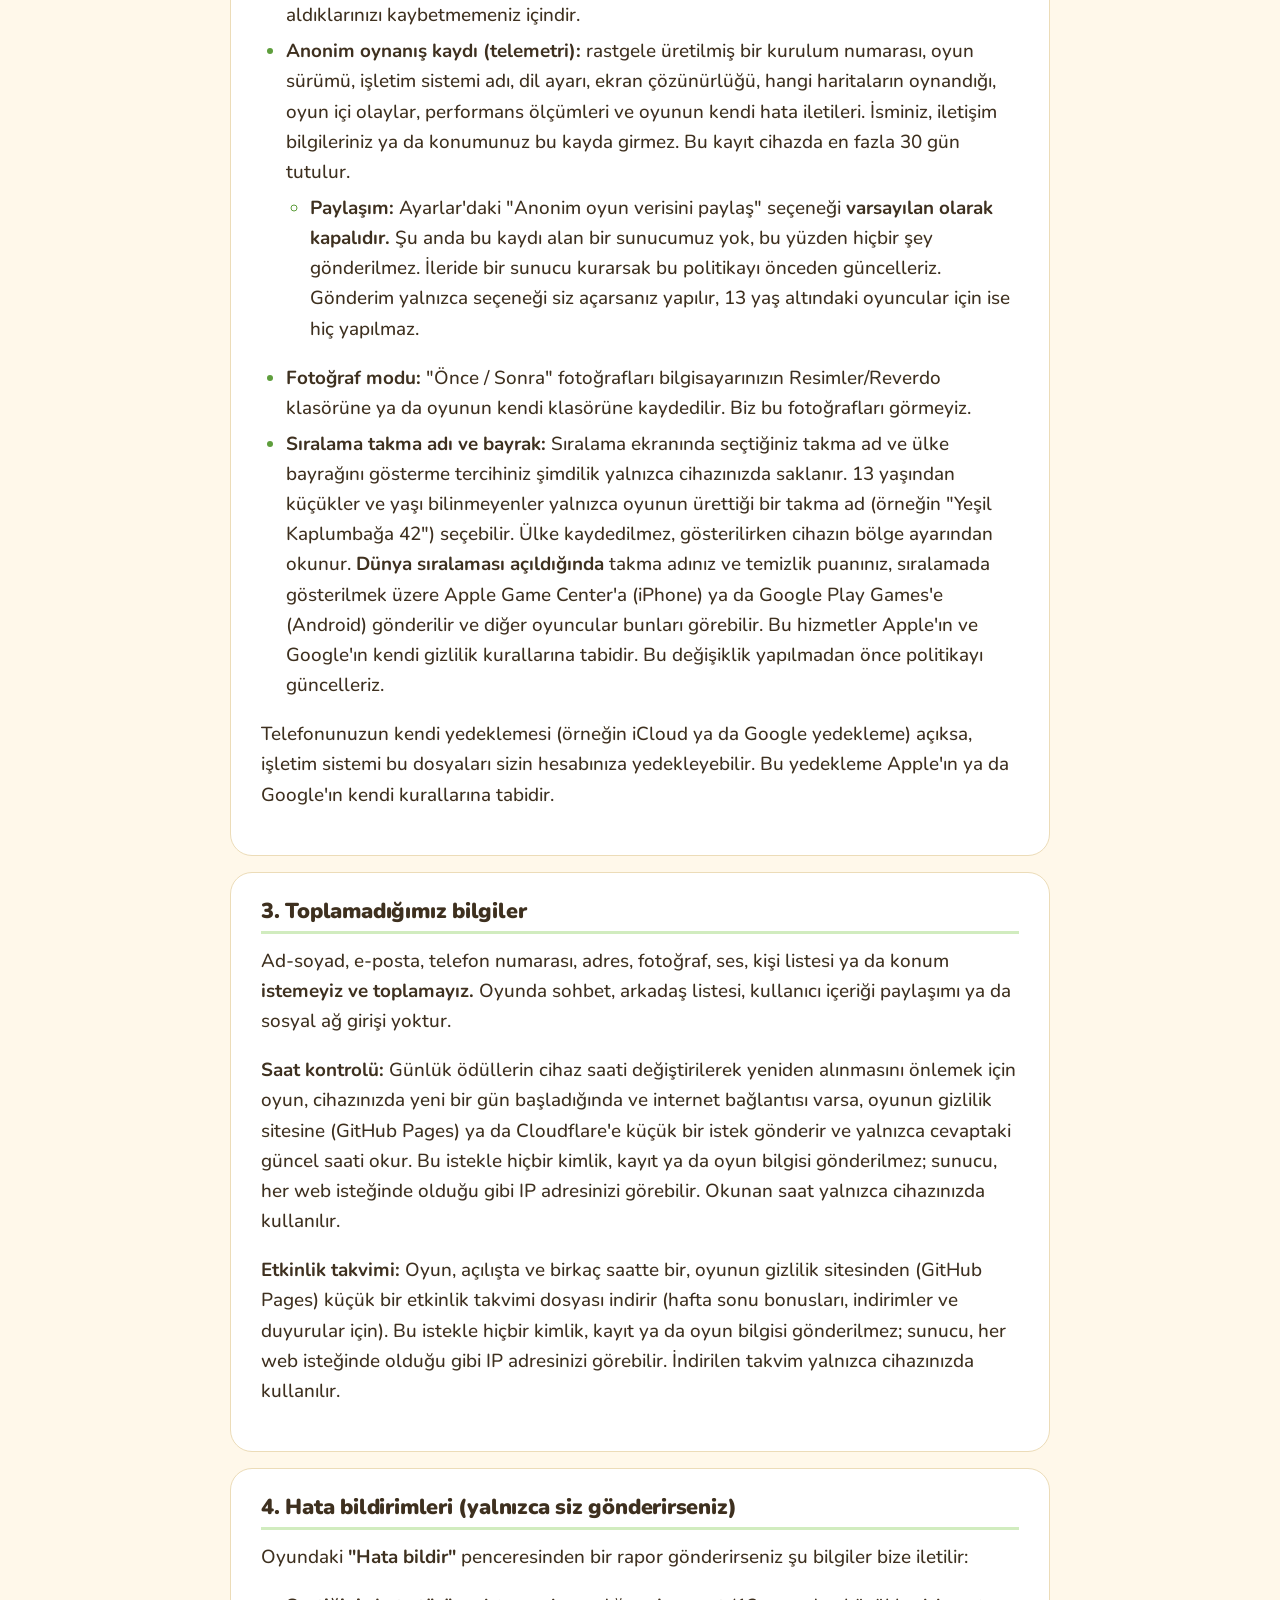
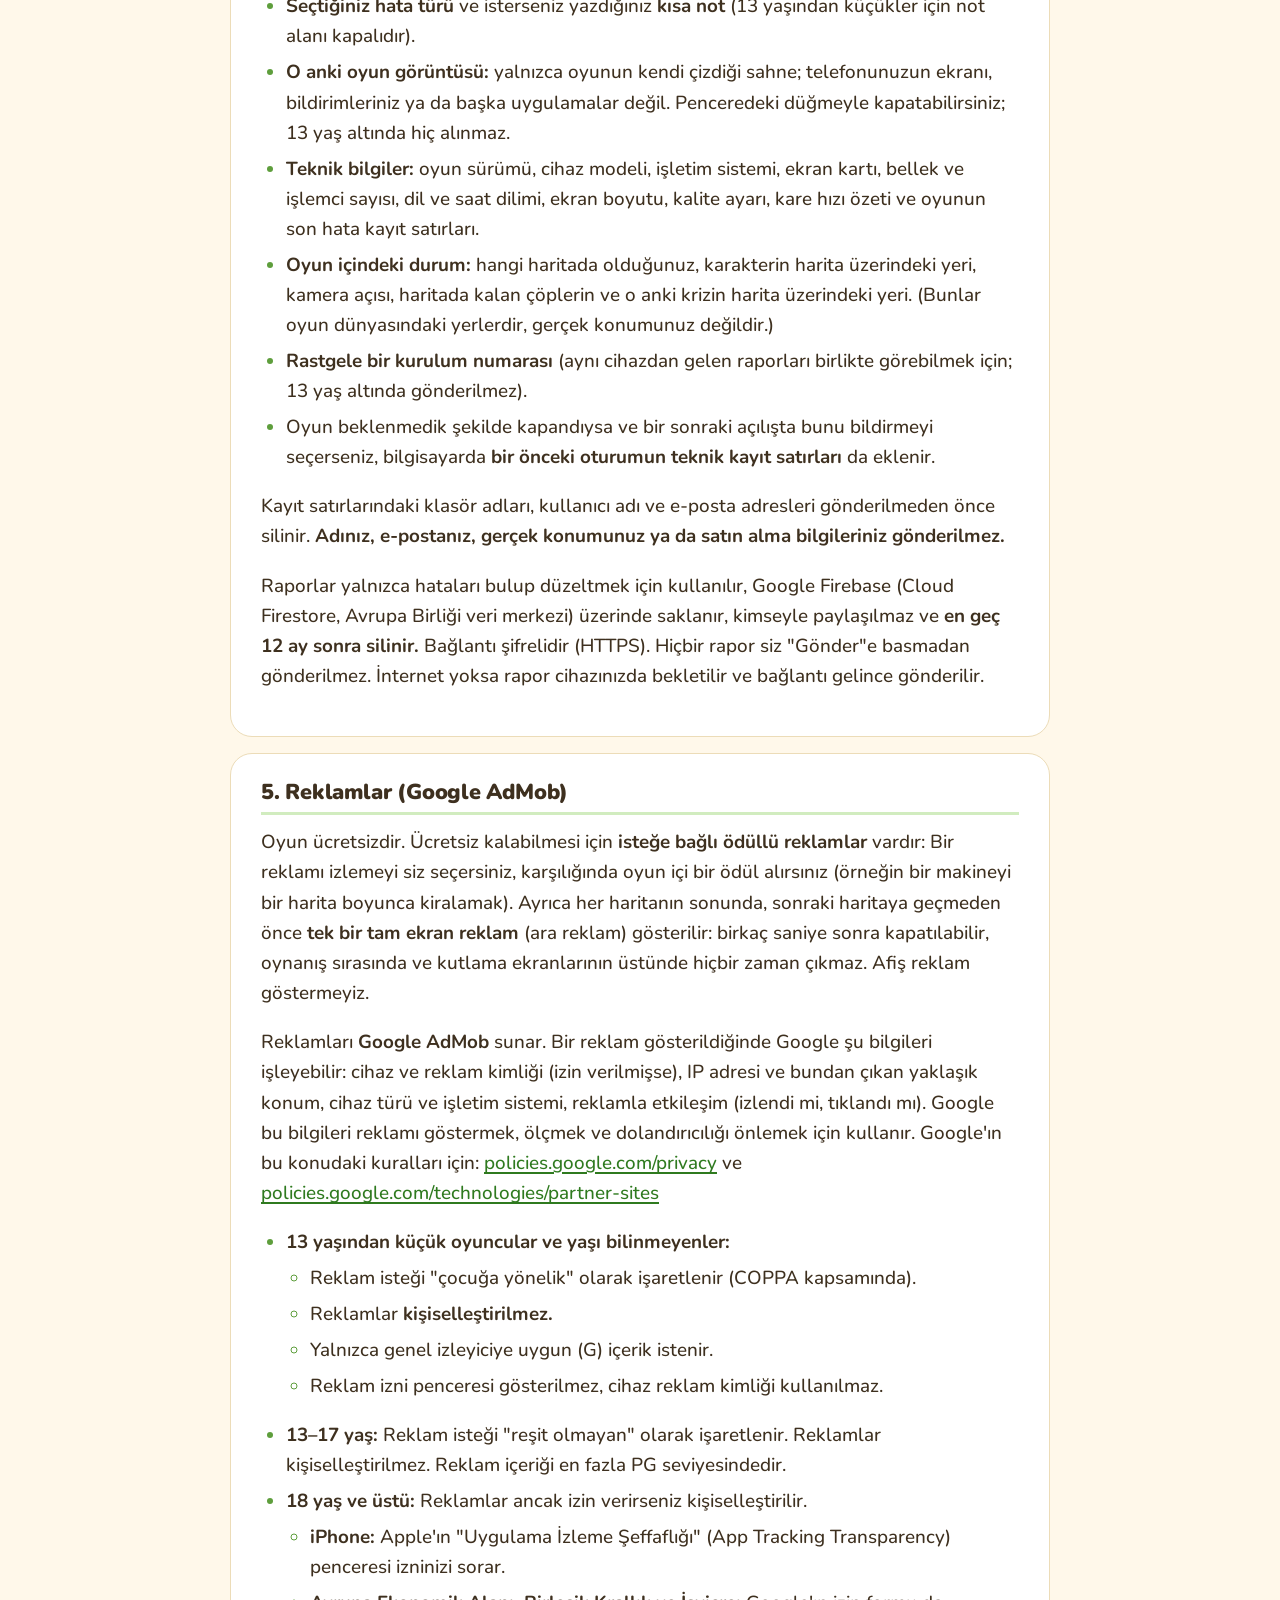
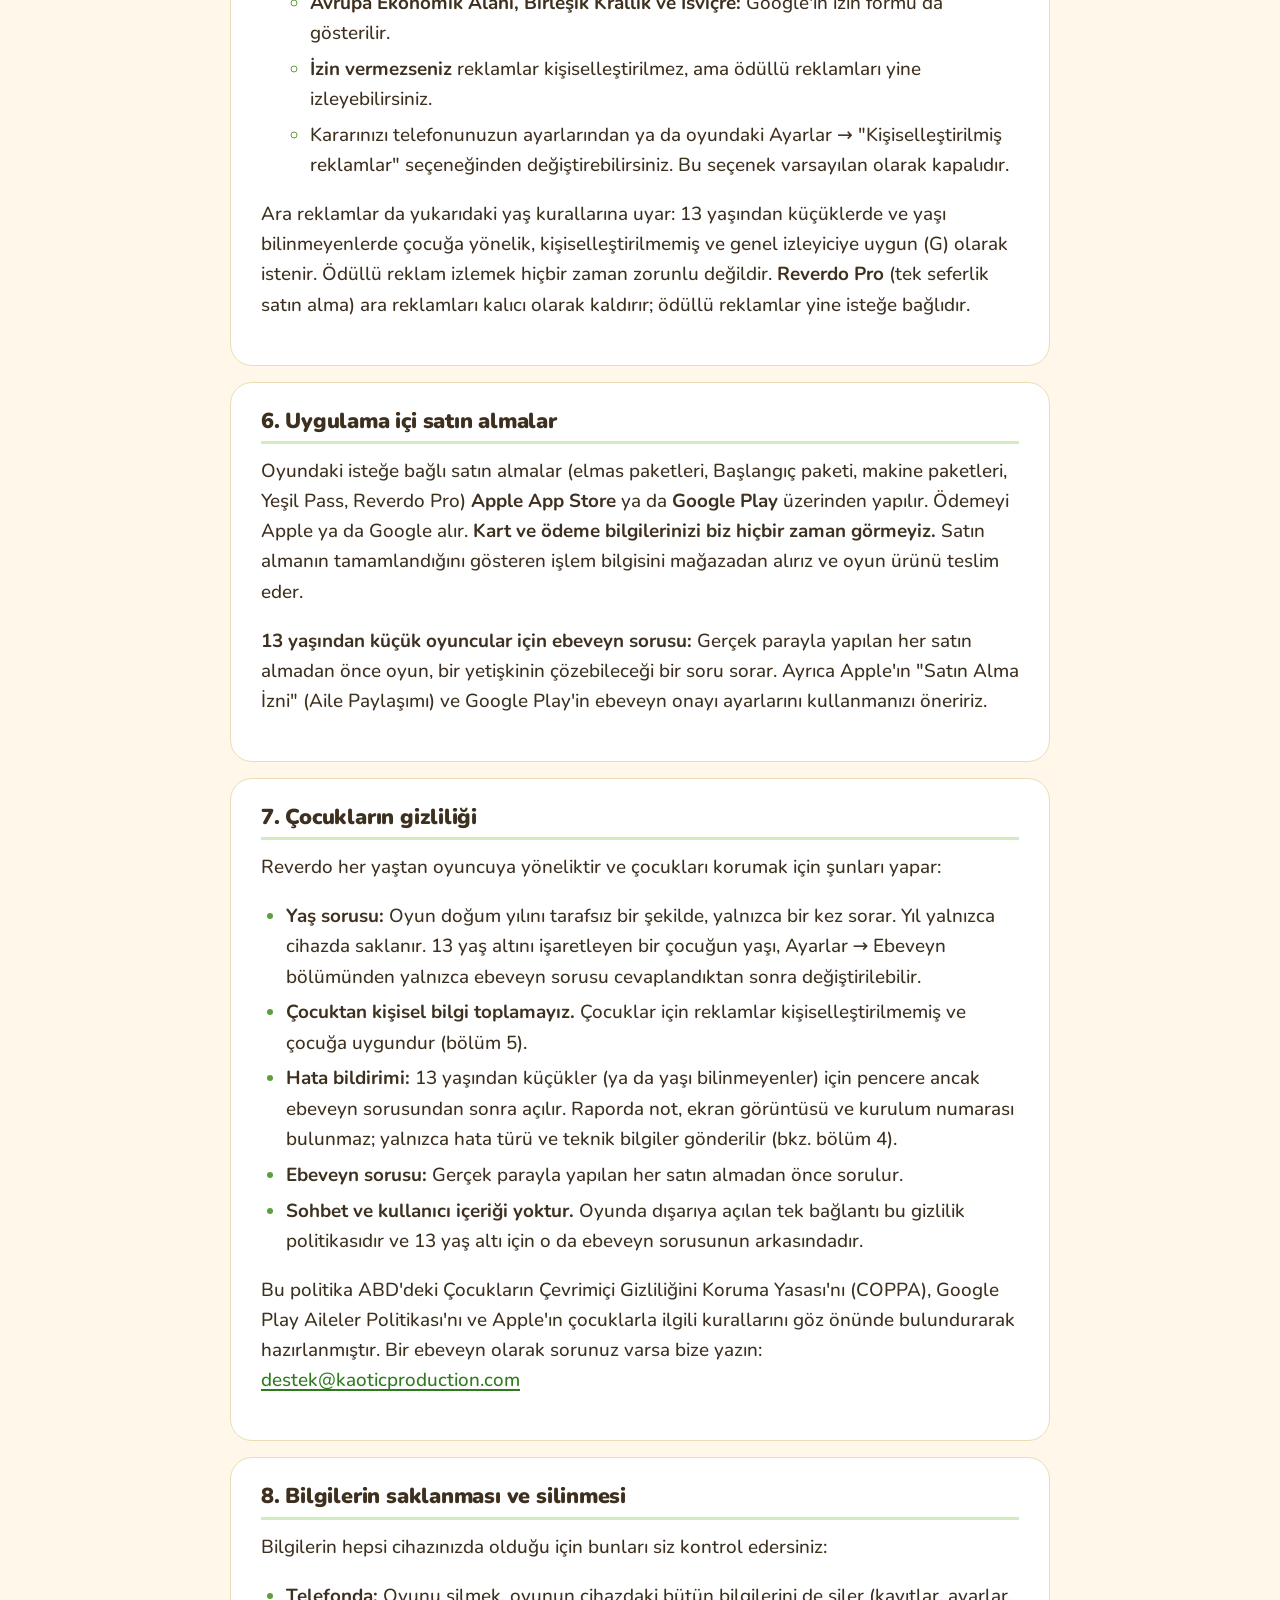
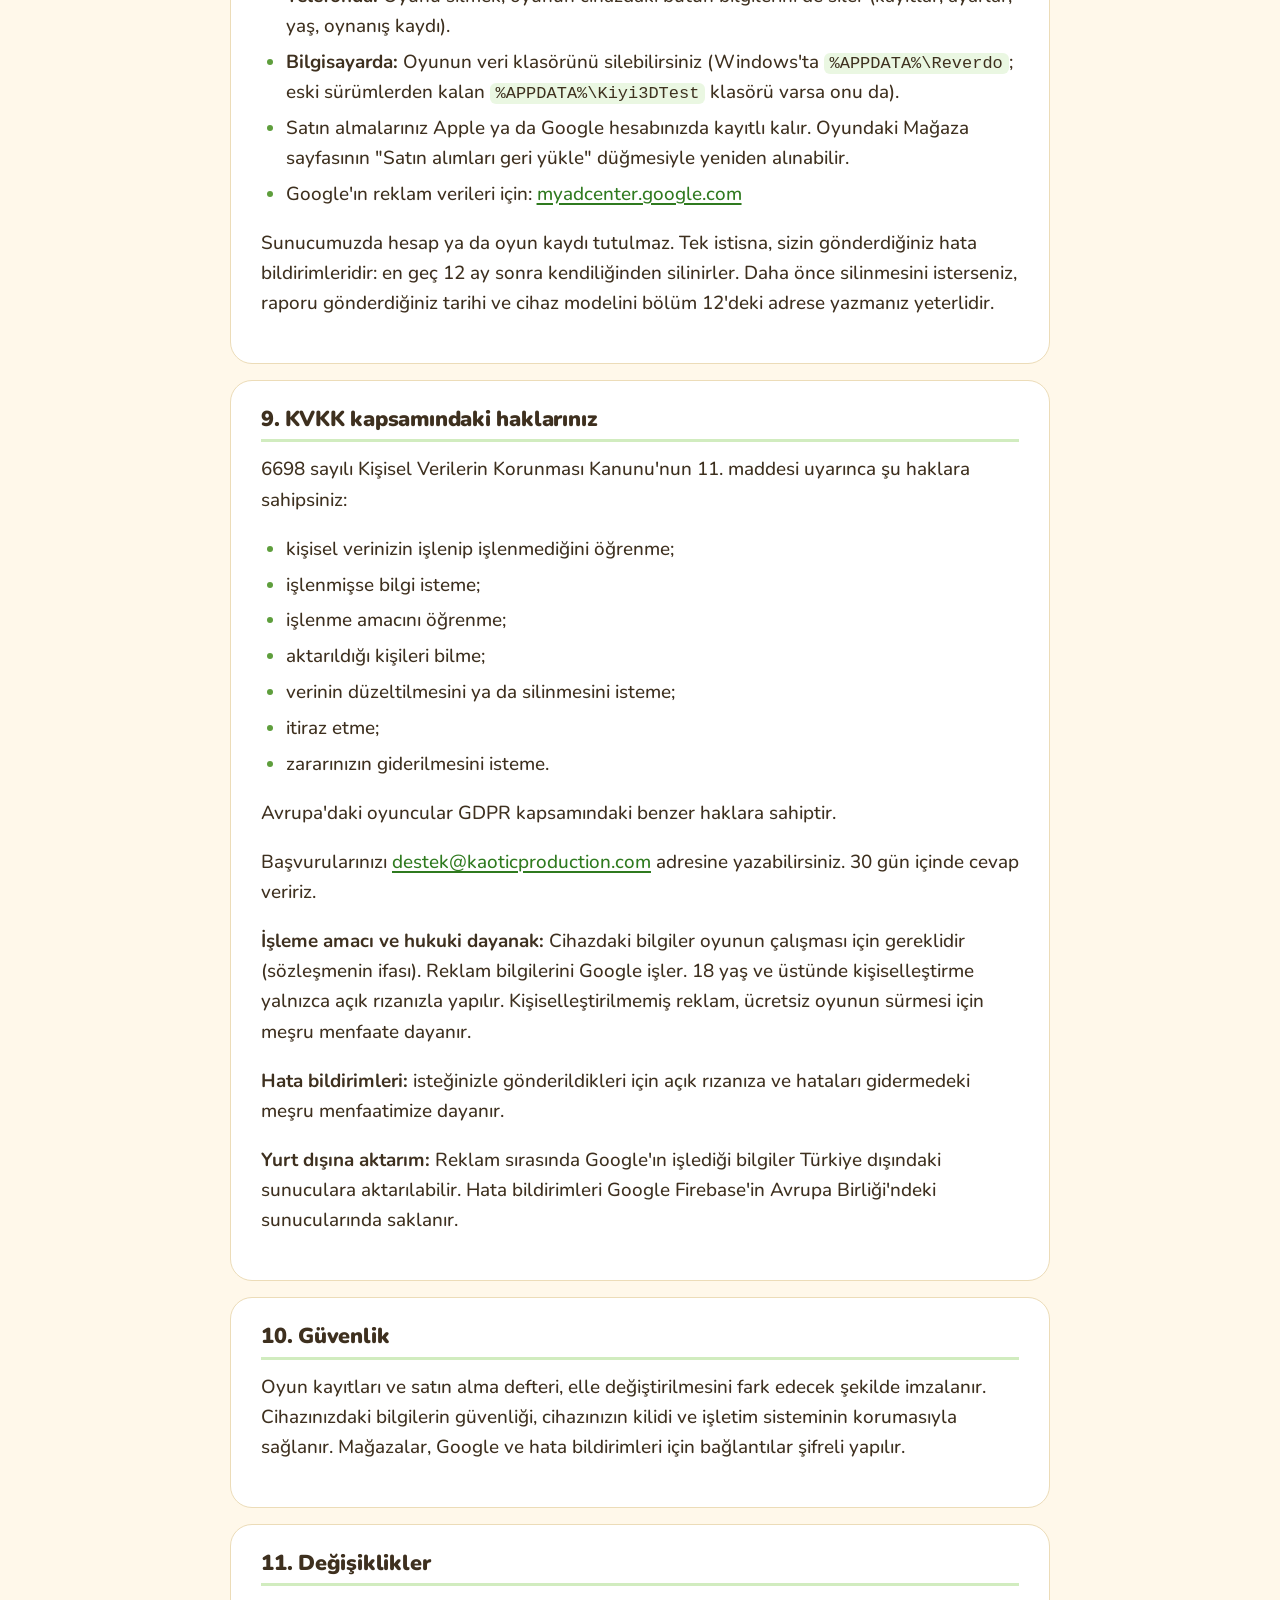
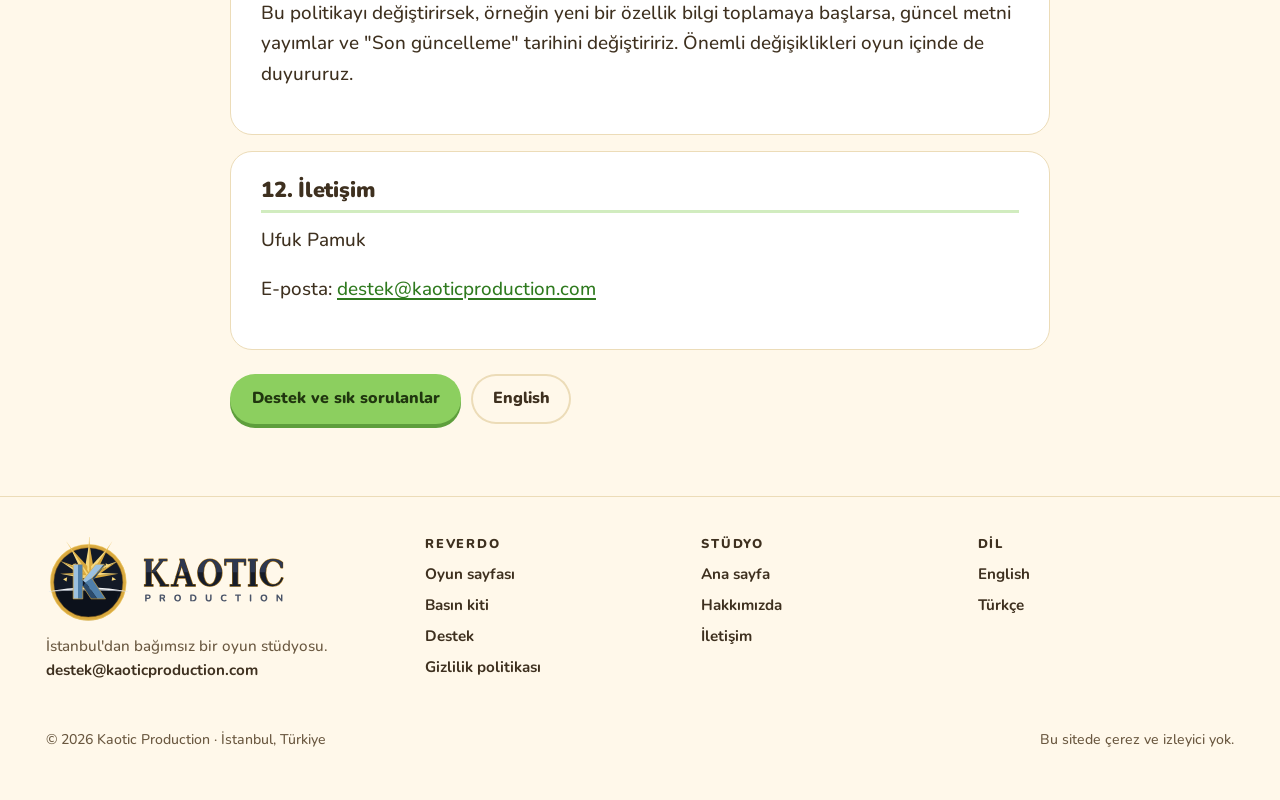
<file: reverdo/gizlilik/index.html>
<!doctype html>
<html lang="tr">
<head>
<meta charset="utf-8">
<meta name="viewport" content="width=device-width, initial-scale=1, viewport-fit=cover">
<title>Reverdo · Gizlilik Politikası</title>
<meta name="description" content="Reverdo oyununun gizlilik politikası: hangi bilgilerin cihazınızda kaldığı, reklamlar, satın almalar ve çocukların gizliliği.">
<meta name="color-scheme" content="light dark">
<meta name="theme-color" content="#1d4426">
<meta name="referrer" content="strict-origin-when-cross-origin">
<link rel="canonical" href="https://kaoticproduction.com/reverdo/gizlilik/"><link rel="alternate" hreflang="en" href="https://kaoticproduction.com/reverdo/privacy/"><link rel="alternate" hreflang="tr" href="https://kaoticproduction.com/reverdo/gizlilik/"><link rel="alternate" hreflang="x-default" href="https://kaoticproduction.com/reverdo/privacy/">
<meta property="og:type" content="website">
<meta property="og:site_name" content="Kaotic Production">
<meta property="og:title" content="Reverdo · Gizlilik Politikası">
<meta property="og:description" content="Reverdo oyununun gizlilik politikası: hangi bilgilerin cihazınızda kaldığı, reklamlar, satın almalar ve çocukların gizliliği.">
<meta property="og:url" content="https://kaoticproduction.com/reverdo/gizlilik/">
<meta property="og:image" content="https://kaoticproduction.com/assets/img/og-reverdo.jpg">
<meta property="og:image:width" content="1200">
<meta property="og:image:height" content="630">
<meta property="og:locale" content="tr_TR">
<meta property="og:locale:alternate" content="en_US">
<meta name="twitter:card" content="summary_large_image">
<meta name="twitter:title" content="Reverdo · Gizlilik Politikası">
<meta name="twitter:description" content="Reverdo oyununun gizlilik politikası: hangi bilgilerin cihazınızda kaldığı, reklamlar, satın almalar ve çocukların gizliliği.">
<meta name="twitter:image" content="https://kaoticproduction.com/assets/img/og-reverdo.jpg">
<link rel="icon" href="/reverdo/favicon-32.png" sizes="32x32" type="image/png"><link rel="apple-touch-icon" href="/reverdo/apple-touch-icon.png">
<link rel="preload" href="/assets/fonts/nunito-var.woff2" as="font" type="font/woff2" crossorigin>
<link rel="stylesheet" href="/assets/css/site.css?v=20261021c">

</head>
<body class="game">
<a class="skip" href="#main">İçeriğe geç</a>

<header class="site-header"><div class="wrap"><div class="bar"><a class="brand" href="/tr/reverdo/"><img src="/assets/img/reverdo-icon-96.png" width="38" height="38" alt=""><span lang="en">Reverdo<span class="sub">Kaotic Production</span></span></a><nav class="nav" aria-label="Ana menü"><a href="/tr/reverdo/#features">Özellikler</a><a href="/tr/reverdo/#maps">Haritalar</a><a href="/tr/reverdo/#gallery">Görseller</a><a href="/tr/reverdo/#faq">SSS</a><a href="/tr/reverdo/presskit/">Basın kiti</a><a href="/tr/">Stüdyo</a></nav><a class="lang" href="/reverdo/privacy/" hreflang="en" lang="en" aria-label="English"><svg viewBox="0 0 24 24" fill="none" stroke="currentColor" stroke-width="2" aria-hidden="true"><circle cx="12" cy="12" r="9.5"/><path d="M2.5 12h19M12 2.5c2.8 3 2.8 16 0 19M12 2.5c-2.8 3-2.8 16 0 19"/></svg><span>EN</span></a>
<button class="menu-btn" type="button" aria-expanded="false" aria-controls="mnav" aria-label="Menü"><svg viewBox="0 0 24 24" fill="none" stroke="currentColor" stroke-width="2.4" stroke-linecap="round" aria-hidden="true"><path d="M4 7h16M4 12h16M4 17h16"/></svg></button></div>
<nav class="mobile-nav" id="mnav" aria-label="Ana menü"><a href="/tr/reverdo/#features">Özellikler</a><a href="/tr/reverdo/#maps">Haritalar</a><a href="/tr/reverdo/#gallery">Görseller</a><a href="/tr/reverdo/#faq">SSS</a><a href="/tr/reverdo/presskit/">Basın kiti</a><a href="/tr/">Stüdyo</a></nav></div></header>
<main id="main">
<div class="legal-hero"><div class="wrap">
<p class="crumbs"><a href="/tr/reverdo/">Reverdo</a> / Gizlilik Politikası</p>
<h1>Gizlilik Politikası</h1><p>Son güncelleme: 22 Kasım 2026</p></div></div>
<div class="wrap"><div class="legal">


<div class="card meta">
<p><strong>Uygulama:</strong> Reverdo, Dünyayı Yeniden Yeşert</p>
<p><strong>Geliştirici (veri sorumlusu):</strong> Ufuk Pamuk</p>
<p><strong>İletişim:</strong> <a href="mailto:destek@kaoticproduction.com">destek@kaoticproduction.com</a></p>
<p><strong>Yürürlük tarihi:</strong> 16 Ekim 2026</p>
</div>
<nav class="card toc" aria-label="İçindekiler">
<h2>İçindekiler</h2>
<ol>
<li><a href="#s1">Kısaca</a></li>
<li><a href="#s2">Cihazınızda saklanan bilgiler</a></li>
<li><a href="#s3">Toplamadığımız bilgiler</a></li>
<li><a href="#s4">Hata bildirimleri</a></li>
<li><a href="#s5">Reklamlar (Google AdMob)</a></li>
<li><a href="#s6">Uygulama içi satın almalar</a></li>
<li><a href="#s7">Çocukların gizliliği</a></li>
<li><a href="#s8">Bilgilerin saklanması ve silinmesi</a></li>
<li><a href="#s9">KVKK kapsamındaki haklarınız</a></li>
<li><a href="#s10">Güvenlik</a></li>
<li><a href="#s11">Değişiklikler</a></li>
<li><a href="#s12">İletişim</a></li>
</ol>
</nav>
<section class="card" id="s1">
<h2>1. Kısaca</h2>
<p>Reverdo, çöp toplayarak haritaları yeniden yeşerttiğiniz ücretsiz bir oyundur. <strong>Hesap açmanız gerekmez.</strong> Adınızı, e-posta adresinizi, fotoğrafınızı ya da konumunuzu sormayız. Oyunun kaydettiği bilgiler <strong>yalnızca kendi cihazınızda</strong> durur, bize gönderilmez. Tek istisna, sizin "Gönder" diyerek yolladığınız hata bildirimleridir (bkz. bölüm 4). Oyunda isteğe bağlı ödüllü reklamlar (Google AdMob) ve Apple App Store ya da Google Play üzerinden satın almalar vardır. Bunların nasıl çalıştığını aşağıda anlatıyoruz.</p>
</section>
<section class="card" id="s2">
<h2>2. Cihazınızda saklanan bilgiler</h2>
<p>Aşağıdaki bilgiler yalnızca oyunun cihazınızdaki klasöründe tutulur. Geliştiriciye ya da başka birine gönderilmez.</p>
<ul>
<li><strong>Oyun ilerlemesi ve kayıtlar:</strong> temizlenen haritalar, altın ve elmas bakiyesi, yükseltmeler, kostümler, koleksiyon, kendi aldığınız kayıtlar.</li>
<li><strong>Ayarlar:</strong> ses, görüntü, erişilebilirlik ve tuş ayarları.</li>
<li><strong>Doğum yılı ve yaş grubu:</strong> Oyun ilk açılışta doğum yılınızı sorar. Bu bilgiyi yalnızca reklamları ve satın almaları yaşınıza uygun hale getirmek için kullanırız (bkz. bölüm 7). <strong>Bu bilgi cihazdan çıkmaz.</strong></li>
<li><strong>Reklam izni seçiminiz</strong> (verdiyseniz).</li>
<li><strong>Satın alma defteri:</strong> Bu cihazda satın alınan ürünlerin listesi. Yeni oyun açtığınızda satın aldıklarınızı kaybetmemeniz içindir.</li>
<li><strong>Anonim oynanış kaydı (telemetri):</strong> rastgele üretilmiş bir kurulum numarası, oyun sürümü, işletim sistemi adı, dil ayarı, ekran çözünürlüğü, hangi haritaların oynandığı, oyun içi olaylar, performans ölçümleri ve oyunun kendi hata iletileri. İsminiz, iletişim bilgileriniz ya da konumunuz bu kayda girmez. Bu kayıt cihazda en fazla 30 gün tutulur.<ul><li><strong>Paylaşım:</strong> Ayarlar'daki "Anonim oyun verisini paylaş" seçeneği <strong>varsayılan olarak kapalıdır.</strong> Şu anda bu kaydı alan bir sunucumuz yok, bu yüzden hiçbir şey gönderilmez. İleride bir sunucu kurarsak bu politikayı önceden güncelleriz. Gönderim yalnızca seçeneği siz açarsanız yapılır, 13 yaş altındaki oyuncular için ise hiç yapılmaz.</li></ul></li>
<li><strong>Fotoğraf modu:</strong> "Önce / Sonra" fotoğrafları bilgisayarınızın Resimler/Reverdo klasörüne ya da oyunun kendi klasörüne kaydedilir. Biz bu fotoğrafları görmeyiz.</li>
<li><strong>Sıralama takma adı ve bayrak:</strong> Sıralama ekranında seçtiğiniz takma ad ve ülke bayrağını gösterme tercihiniz şimdilik yalnızca cihazınızda saklanır. 13 yaşından küçükler ve yaşı bilinmeyenler yalnızca oyunun ürettiği bir takma ad (örneğin "Yeşil Kaplumbağa 42") seçebilir. Ülke kaydedilmez, gösterilirken cihazın bölge ayarından okunur. <strong>Dünya sıralaması açıldığında</strong> takma adınız ve temizlik puanınız, sıralamada gösterilmek üzere Apple Game Center'a (iPhone) ya da Google Play Games'e (Android) gönderilir ve diğer oyuncular bunları görebilir. Bu hizmetler Apple'ın ve Google'ın kendi gizlilik kurallarına tabidir. Bu değişiklik yapılmadan önce politikayı güncelleriz.</li>
</ul>
<p>Telefonunuzun kendi yedeklemesi (örneğin iCloud ya da Google yedekleme) açıksa, işletim sistemi bu dosyaları sizin hesabınıza yedekleyebilir. Bu yedekleme Apple'ın ya da Google'ın kendi kurallarına tabidir.</p>
</section>
<section class="card" id="s3">
<h2>3. Toplamadığımız bilgiler</h2>
<p>Ad-soyad, e-posta, telefon numarası, adres, fotoğraf, ses, kişi listesi ya da konum <strong>istemeyiz ve toplamayız.</strong> Oyunda sohbet, arkadaş listesi, kullanıcı içeriği paylaşımı ya da sosyal ağ girişi yoktur.</p>
<p><strong>Saat kontrolü:</strong> Günlük ödüllerin cihaz saati değiştirilerek yeniden alınmasını önlemek için oyun, cihazınızda yeni bir gün başladığında ve internet bağlantısı varsa, oyunun gizlilik sitesine (GitHub Pages) ya da Cloudflare'e küçük bir istek gönderir ve yalnızca cevaptaki güncel saati okur. Bu istekle hiçbir kimlik, kayıt ya da oyun bilgisi gönderilmez; sunucu, her web isteğinde olduğu gibi IP adresinizi görebilir. Okunan saat yalnızca cihazınızda kullanılır.</p>
<p><strong>Etkinlik takvimi:</strong> Oyun, açılışta ve birkaç saatte bir, oyunun gizlilik sitesinden (GitHub Pages) küçük bir etkinlik takvimi dosyası indirir (hafta sonu bonusları, indirimler ve duyurular için). Bu istekle hiçbir kimlik, kayıt ya da oyun bilgisi gönderilmez; sunucu, her web isteğinde olduğu gibi IP adresinizi görebilir. İndirilen takvim yalnızca cihazınızda kullanılır.</p>
</section>
<section class="card" id="s4">
<h2>4. Hata bildirimleri (yalnızca siz gönderirseniz)</h2>
<p>Oyundaki <strong>"Hata bildir"</strong> penceresinden bir rapor gönderirseniz şu bilgiler bize iletilir:</p>
<ul>
<li><strong>Seçtiğiniz hata türü</strong> ve isterseniz yazdığınız <strong>kısa not</strong> (13 yaşından küçükler için not alanı kapalıdır).</li>
<li><strong>O anki oyun görüntüsü:</strong> yalnızca oyunun kendi çizdiği sahne; telefonunuzun ekranı, bildirimleriniz ya da başka uygulamalar değil. Penceredeki düğmeyle kapatabilirsiniz; 13 yaş altında hiç alınmaz.</li>
<li><strong>Teknik bilgiler:</strong> oyun sürümü, cihaz modeli, işletim sistemi, ekran kartı, bellek ve işlemci sayısı, dil ve saat dilimi, ekran boyutu, kalite ayarı, kare hızı özeti ve oyunun son hata kayıt satırları.</li>
<li><strong>Oyun içindeki durum:</strong> hangi haritada olduğunuz, karakterin harita üzerindeki yeri, kamera açısı, haritada kalan çöplerin ve o anki krizin harita üzerindeki yeri. (Bunlar oyun dünyasındaki yerlerdir, gerçek konumunuz değildir.)</li>
<li><strong>Rastgele bir kurulum numarası</strong> (aynı cihazdan gelen raporları birlikte görebilmek için; 13 yaş altında gönderilmez).</li>
<li>Oyun beklenmedik şekilde kapandıysa ve bir sonraki açılışta bunu bildirmeyi seçerseniz, bilgisayarda <strong>bir önceki oturumun teknik kayıt satırları</strong> da eklenir.</li>
</ul>
<p>Kayıt satırlarındaki klasör adları, kullanıcı adı ve e-posta adresleri gönderilmeden önce silinir. <strong>Adınız, e-postanız, gerçek konumunuz ya da satın alma bilgileriniz gönderilmez.</strong></p>
<p>Raporlar yalnızca hataları bulup düzeltmek için kullanılır, Google Firebase (Cloud Firestore, Avrupa Birliği veri merkezi) üzerinde saklanır, kimseyle paylaşılmaz ve <strong>en geç 12 ay sonra silinir.</strong> Bağlantı şifrelidir (HTTPS). Hiçbir rapor siz "Gönder"e basmadan gönderilmez. İnternet yoksa rapor cihazınızda bekletilir ve bağlantı gelince gönderilir.</p>
</section>
<section class="card" id="s5">
<h2>5. Reklamlar (Google AdMob)</h2>
<p>Oyun ücretsizdir. Ücretsiz kalabilmesi için <strong>isteğe bağlı ödüllü reklamlar</strong> vardır: Bir reklamı izlemeyi siz seçersiniz, karşılığında oyun içi bir ödül alırsınız (örneğin bir makineyi bir harita boyunca kiralamak). Ayrıca her haritanın sonunda, sonraki haritaya geçmeden önce <strong>tek bir tam ekran reklam</strong> (ara reklam) gösterilir: birkaç saniye sonra kapatılabilir, oynanış sırasında ve kutlama ekranlarının üstünde hiçbir zaman çıkmaz. Afiş reklam göstermeyiz.</p>
<p>Reklamları <strong>Google AdMob</strong> sunar. Bir reklam gösterildiğinde Google şu bilgileri işleyebilir: cihaz ve reklam kimliği (izin verilmişse), IP adresi ve bundan çıkan yaklaşık konum, cihaz türü ve işletim sistemi, reklamla etkileşim (izlendi mi, tıklandı mı). Google bu bilgileri reklamı göstermek, ölçmek ve dolandırıcılığı önlemek için kullanır. Google'ın bu konudaki kuralları için: <a href="https://policies.google.com/privacy" rel="noopener noreferrer">policies.google.com/privacy</a> ve <a href="https://policies.google.com/technologies/partner-sites" rel="noopener noreferrer">policies.google.com/technologies/partner-sites</a></p>
<ul>
<li><strong>13 yaşından küçük oyuncular ve yaşı bilinmeyenler:</strong><ul><li>Reklam isteği "çocuğa yönelik" olarak işaretlenir (COPPA kapsamında).</li><li>Reklamlar <strong>kişiselleştirilmez.</strong></li><li>Yalnızca genel izleyiciye uygun (G) içerik istenir.</li><li>Reklam izni penceresi gösterilmez, cihaz reklam kimliği kullanılmaz.</li></ul></li>
<li><strong>13–17 yaş:</strong> Reklam isteği "reşit olmayan" olarak işaretlenir. Reklamlar kişiselleştirilmez. Reklam içeriği en fazla PG seviyesindedir.</li>
<li><strong>18 yaş ve üstü:</strong> Reklamlar ancak izin verirseniz kişiselleştirilir.<ul><li><strong>iPhone:</strong> Apple'ın "Uygulama İzleme Şeffaflığı" (App Tracking Transparency) penceresi izninizi sorar.</li><li><strong>Avrupa Ekonomik Alanı, Birleşik Krallık ve İsviçre:</strong> Google'ın izin formu da gösterilir.</li><li><strong>İzin vermezseniz</strong> reklamlar kişiselleştirilmez, ama ödüllü reklamları yine izleyebilirsiniz.</li><li>Kararınızı telefonunuzun ayarlarından ya da oyundaki Ayarlar → "Kişiselleştirilmiş reklamlar" seçeneğinden değiştirebilirsiniz. Bu seçenek varsayılan olarak kapalıdır.</li></ul></li>
</ul>
<p>Ara reklamlar da yukarıdaki yaş kurallarına uyar: 13 yaşından küçüklerde ve yaşı bilinmeyenlerde çocuğa yönelik, kişiselleştirilmemiş ve genel izleyiciye uygun (G) olarak istenir. Ödüllü reklam izlemek hiçbir zaman zorunlu değildir. <strong>Reverdo Pro</strong> (tek seferlik satın alma) ara reklamları kalıcı olarak kaldırır; ödüllü reklamlar yine isteğe bağlıdır.</p>
</section>
<section class="card" id="s6">
<h2>6. Uygulama içi satın almalar</h2>
<p>Oyundaki isteğe bağlı satın almalar (elmas paketleri, Başlangıç paketi, makine paketleri, Yeşil Pass, Reverdo Pro) <strong>Apple App Store</strong> ya da <strong>Google Play</strong> üzerinden yapılır. Ödemeyi Apple ya da Google alır. <strong>Kart ve ödeme bilgilerinizi biz hiçbir zaman görmeyiz.</strong> Satın almanın tamamlandığını gösteren işlem bilgisini mağazadan alırız ve oyun ürünü teslim eder.</p>
<p><strong>13 yaşından küçük oyuncular için ebeveyn sorusu:</strong> Gerçek parayla yapılan her satın almadan önce oyun, bir yetişkinin çözebileceği bir soru sorar. Ayrıca Apple'ın "Satın Alma İzni" (Aile Paylaşımı) ve Google Play'in ebeveyn onayı ayarlarını kullanmanızı öneririz.</p>
</section>
<section class="card" id="s7">
<h2>7. Çocukların gizliliği</h2>
<p>Reverdo her yaştan oyuncuya yöneliktir ve çocukları korumak için şunları yapar:</p>
<ul>
<li><strong>Yaş sorusu:</strong> Oyun doğum yılını tarafsız bir şekilde, yalnızca bir kez sorar. Yıl yalnızca cihazda saklanır. 13 yaş altını işaretleyen bir çocuğun yaşı, Ayarlar → Ebeveyn bölümünden yalnızca ebeveyn sorusu cevaplandıktan sonra değiştirilebilir.</li>
<li><strong>Çocuktan kişisel bilgi toplamayız.</strong> Çocuklar için reklamlar kişiselleştirilmemiş ve çocuğa uygundur (bölüm 5).</li>
<li><strong>Hata bildirimi:</strong> 13 yaşından küçükler (ya da yaşı bilinmeyenler) için pencere ancak ebeveyn sorusundan sonra açılır. Raporda not, ekran görüntüsü ve kurulum numarası bulunmaz; yalnızca hata türü ve teknik bilgiler gönderilir (bkz. bölüm 4).</li>
<li><strong>Ebeveyn sorusu:</strong> Gerçek parayla yapılan her satın almadan önce sorulur.</li>
<li><strong>Sohbet ve kullanıcı içeriği yoktur.</strong> Oyunda dışarıya açılan tek bağlantı bu gizlilik politikasıdır ve 13 yaş altı için o da ebeveyn sorusunun arkasındadır.</li>
</ul>
<p>Bu politika ABD'deki Çocukların Çevrimiçi Gizliliğini Koruma Yasası'nı (COPPA), Google Play Aileler Politikası'nı ve Apple'ın çocuklarla ilgili kurallarını göz önünde bulundurarak hazırlanmıştır. Bir ebeveyn olarak sorunuz varsa bize yazın: <a href="mailto:destek@kaoticproduction.com">destek@kaoticproduction.com</a></p>
</section>
<section class="card" id="s8">
<h2>8. Bilgilerin saklanması ve silinmesi</h2>
<p>Bilgilerin hepsi cihazınızda olduğu için bunları siz kontrol edersiniz:</p>
<ul>
<li><strong>Telefonda:</strong> Oyunu silmek, oyunun cihazdaki bütün bilgilerini de siler (kayıtlar, ayarlar, yaş, oynanış kaydı).</li>
<li><strong>Bilgisayarda:</strong> Oyunun veri klasörünü silebilirsiniz (Windows'ta <code>%APPDATA%\Reverdo</code>; eski sürümlerden kalan <code>%APPDATA%\Kiyi3DTest</code> klasörü varsa onu da).</li>
<li>Satın almalarınız Apple ya da Google hesabınızda kayıtlı kalır. Oyundaki Mağaza sayfasının "Satın alımları geri yükle" düğmesiyle yeniden alınabilir.</li>
<li>Google'ın reklam verileri için: <a href="https://myadcenter.google.com" rel="noopener noreferrer">myadcenter.google.com</a></li>
</ul>
<p>Sunucumuzda hesap ya da oyun kaydı tutulmaz. Tek istisna, sizin gönderdiğiniz hata bildirimleridir: en geç 12 ay sonra kendiliğinden silinirler. Daha önce silinmesini isterseniz, raporu gönderdiğiniz tarihi ve cihaz modelini bölüm 12'deki adrese yazmanız yeterlidir.</p>
</section>
<section class="card" id="s9">
<h2>9. KVKK kapsamındaki haklarınız</h2>
<p>6698 sayılı Kişisel Verilerin Korunması Kanunu'nun 11. maddesi uyarınca şu haklara sahipsiniz:</p>
<ul>
<li>kişisel verinizin işlenip işlenmediğini öğrenme;</li>
<li>işlenmişse bilgi isteme;</li>
<li>işlenme amacını öğrenme;</li>
<li>aktarıldığı kişileri bilme;</li>
<li>verinin düzeltilmesini ya da silinmesini isteme;</li>
<li>itiraz etme;</li>
<li>zararınızın giderilmesini isteme.</li>
</ul>
<p>Avrupa'daki oyuncular GDPR kapsamındaki benzer haklara sahiptir.</p>
<p>Başvurularınızı <a href="mailto:destek@kaoticproduction.com">destek@kaoticproduction.com</a> adresine yazabilirsiniz. 30 gün içinde cevap veririz.</p>
<p><strong>İşleme amacı ve hukuki dayanak:</strong> Cihazdaki bilgiler oyunun çalışması için gereklidir (sözleşmenin ifası). Reklam bilgilerini Google işler. 18 yaş ve üstünde kişiselleştirme yalnızca açık rızanızla yapılır. Kişiselleştirilmemiş reklam, ücretsiz oyunun sürmesi için meşru menfaate dayanır.</p>
<p><strong>Hata bildirimleri:</strong> isteğinizle gönderildikleri için açık rızanıza ve hataları gidermedeki meşru menfaatimize dayanır.</p>
<p><strong>Yurt dışına aktarım:</strong> Reklam sırasında Google'ın işlediği bilgiler Türkiye dışındaki sunuculara aktarılabilir. Hata bildirimleri Google Firebase'in Avrupa Birliği'ndeki sunucularında saklanır.</p>
</section>
<section class="card" id="s10">
<h2>10. Güvenlik</h2>
<p>Oyun kayıtları ve satın alma defteri, elle değiştirilmesini fark edecek şekilde imzalanır. Cihazınızdaki bilgilerin güvenliği, cihazınızın kilidi ve işletim sisteminin korumasıyla sağlanır. Mağazalar, Google ve hata bildirimleri için bağlantılar şifreli yapılır.</p>
</section>
<section class="card" id="s11">
<h2>11. Değişiklikler</h2>
<p>Bu politikayı değiştirirsek, örneğin yeni bir özellik bilgi toplamaya başlarsa, güncel metni yayımlar ve "Son güncelleme" tarihini değiştiririz. Önemli değişiklikleri oyun içinde de duyururuz.</p>
</section>
<section class="card" id="s12">
<h2>12. İletişim</h2>
<p>Ufuk Pamuk</p>
<p>E-posta: <a href="mailto:destek@kaoticproduction.com">destek@kaoticproduction.com</a></p>
</section>

<div class="switch"><a class="btn leaf" href="/reverdo/destek/">Destek ve sık sorulanlar</a><a class="btn ghost" href="/reverdo/privacy/" hreflang="en" lang="en">English</a></div>
</div></div>
</main>
<footer class="site-footer"><div class="wrap">
<div class="cols">
<div><picture><source srcset="/assets/brand/kaotic-logo-dark-bg.svg" media="(prefers-color-scheme: dark)"><img class="logo" src="/assets/brand/kaotic-logo-light-bg.svg" width="240" height="85" alt="Kaotic Production"></picture>
<p>İstanbul'dan bağımsız bir oyun stüdyosu.<br><a href="mailto:destek@kaoticproduction.com">destek@kaoticproduction.com</a></p></div>
<div><h3>Reverdo</h3><ul>
<li><a href="/tr/reverdo/">Oyun sayfası</a></li>
<li><a href="/tr/reverdo/presskit/">Basın kiti</a></li>
<li><a href="/reverdo/destek/">Destek</a></li>
<li><a href="/reverdo/gizlilik/">Gizlilik politikası</a></li></ul></div>
<div><h3>Stüdyo</h3><ul>
<li><a href="/tr/">Ana sayfa</a></li>
<li><a href="/tr/#about">Hakkımızda</a></li>
<li><a href="/tr/#contact">İletişim</a></li></ul></div>
<div><h3>Dil</h3><ul><li><a href="/reverdo/privacy/" hreflang="en" lang="en">English</a></li><li><a href="/reverdo/gizlilik/" hreflang="tr" lang="tr">Türkçe</a></li></ul></div>
</div>
<div class="fine"><span>&copy; 2026 Kaotic Production &middot; İstanbul, Türkiye</span><span>Bu sitede çerez ve izleyici yok.</span></div>
</div></footer>
<script src="/assets/js/site.js?v=20261021c" defer></script>
</body>
</html>
</file>
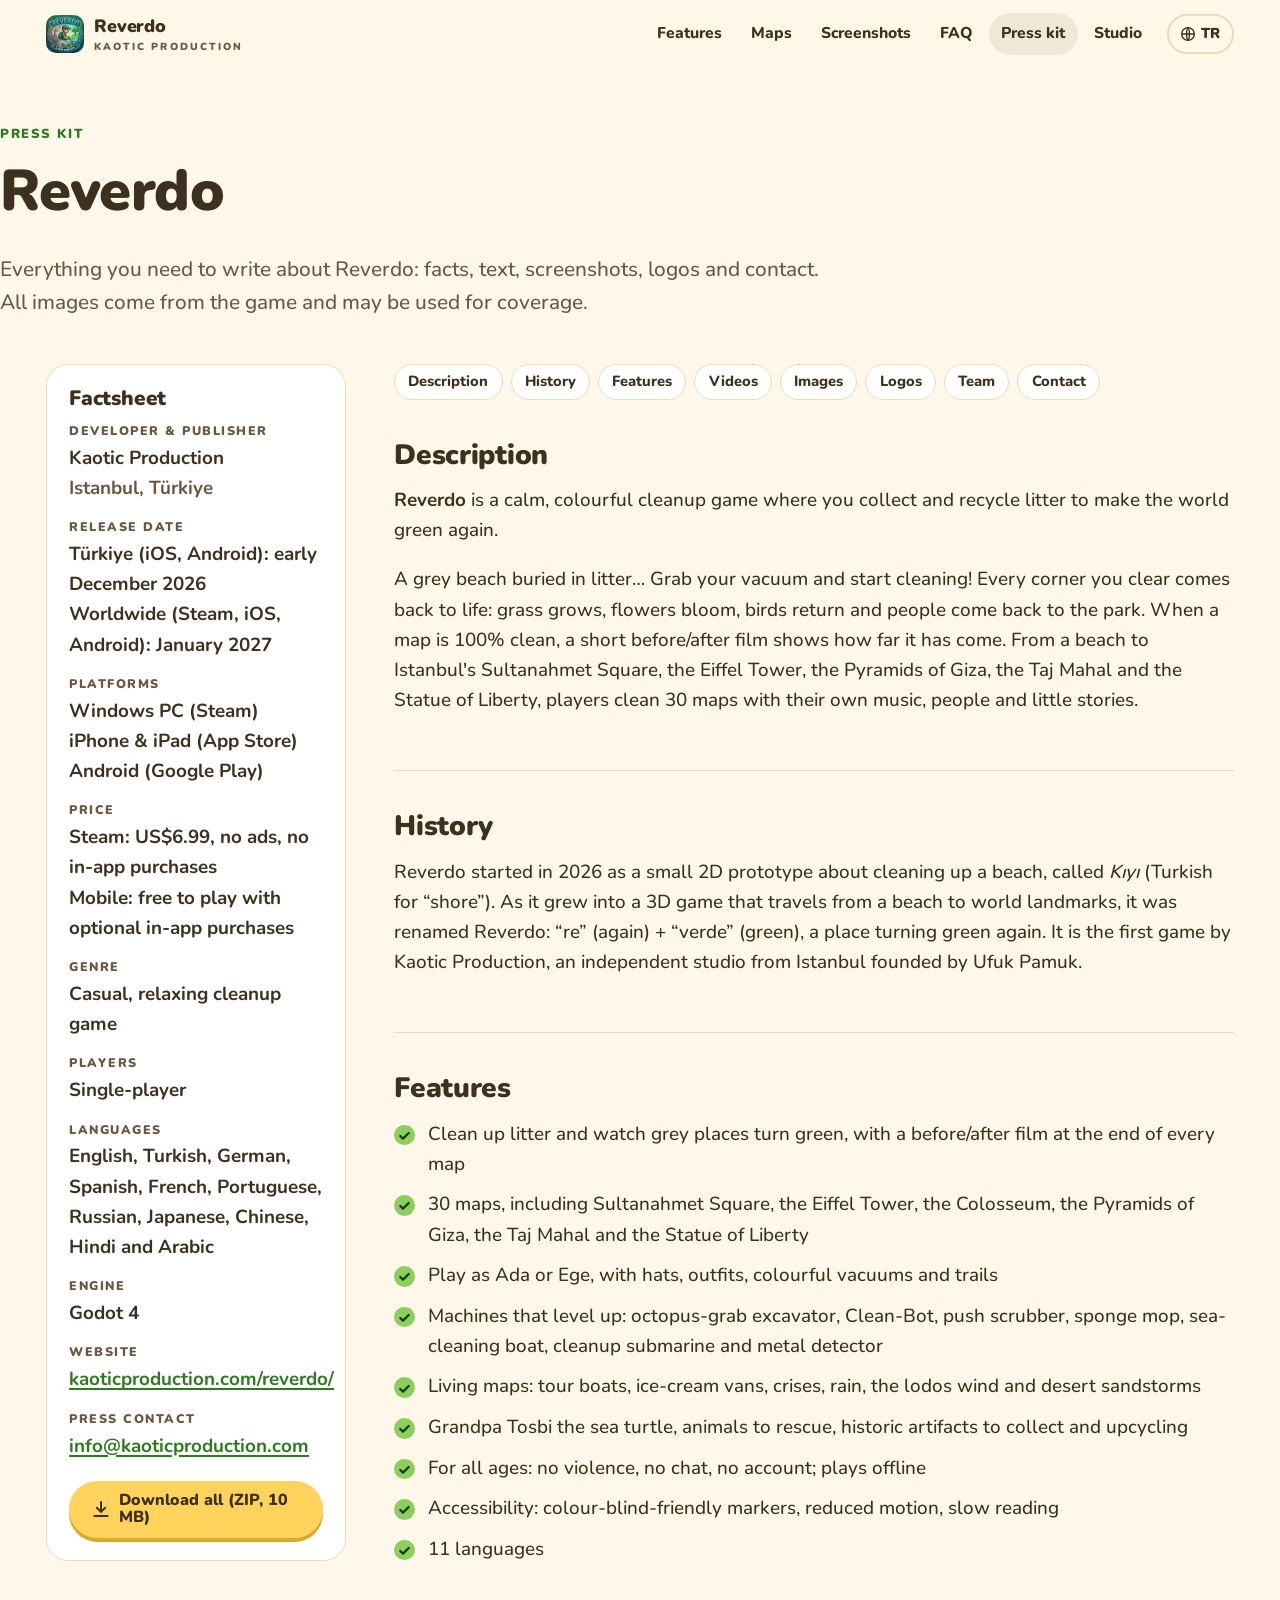
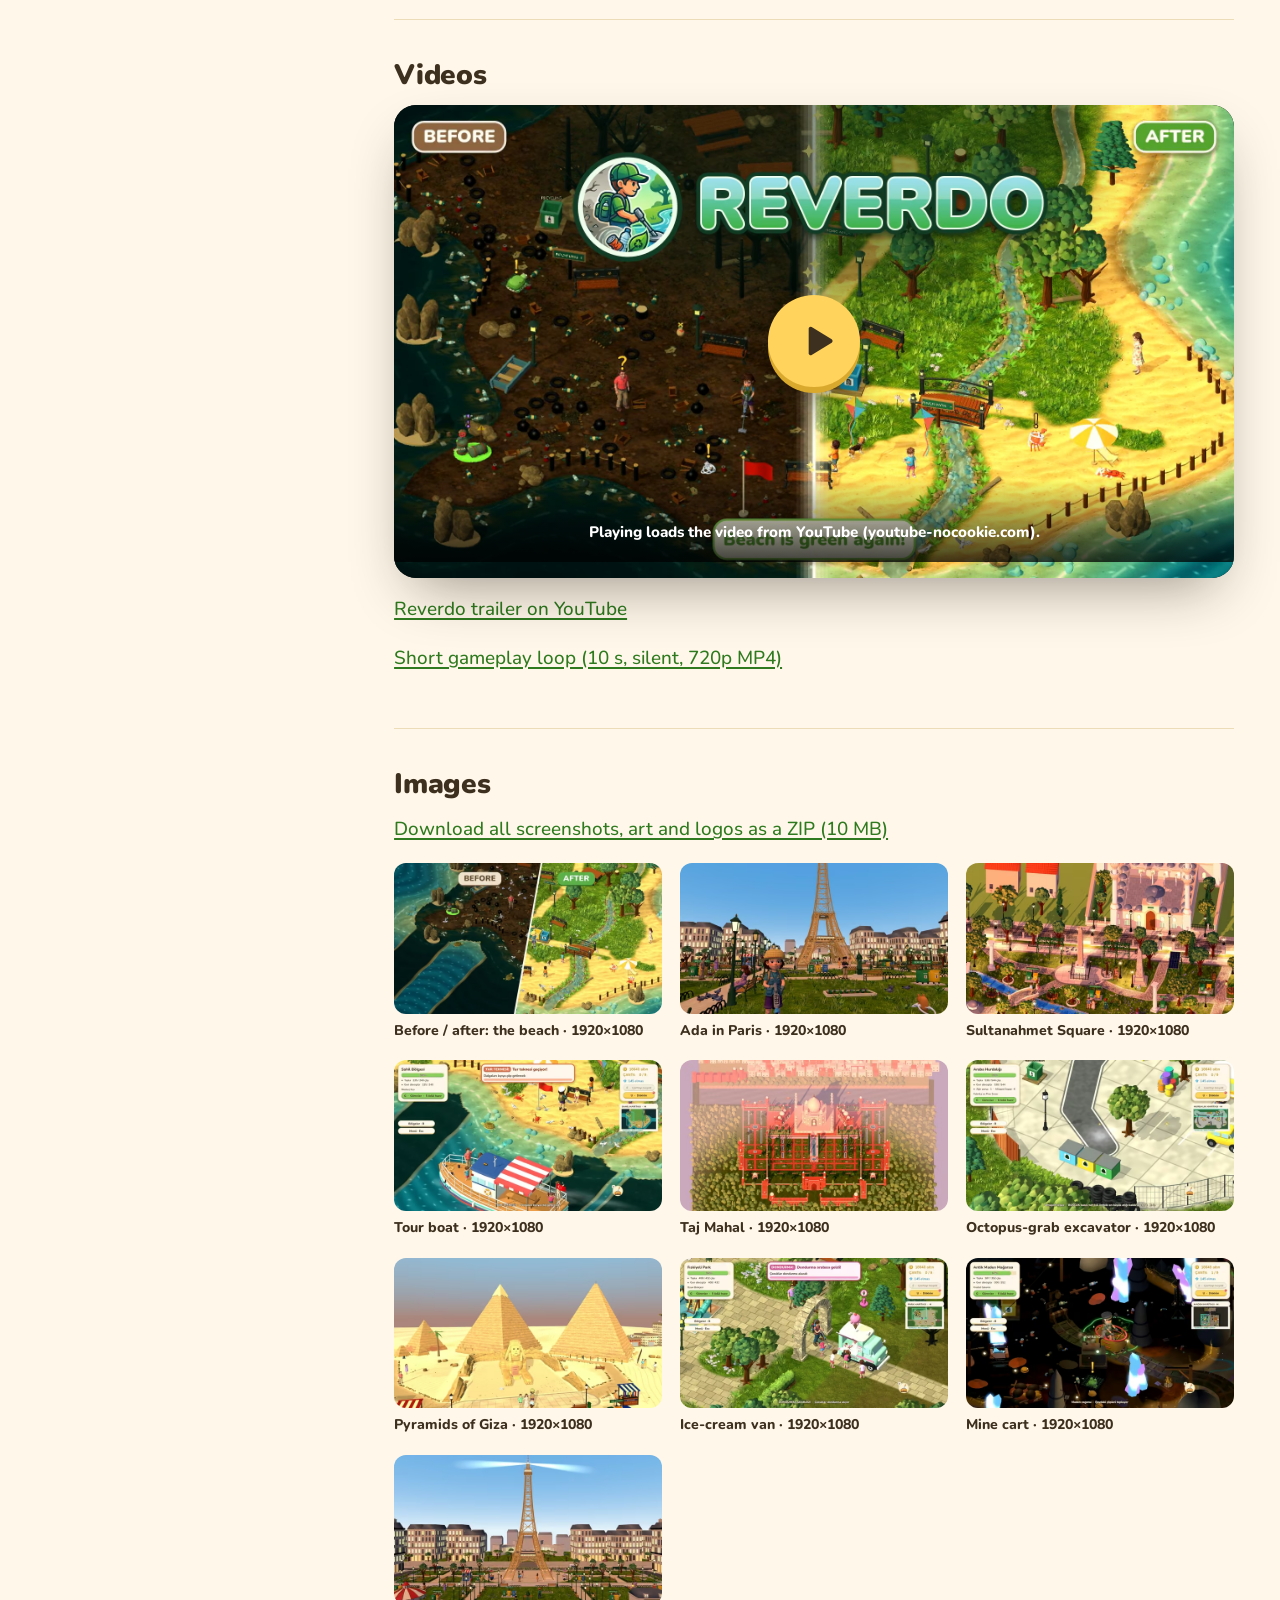
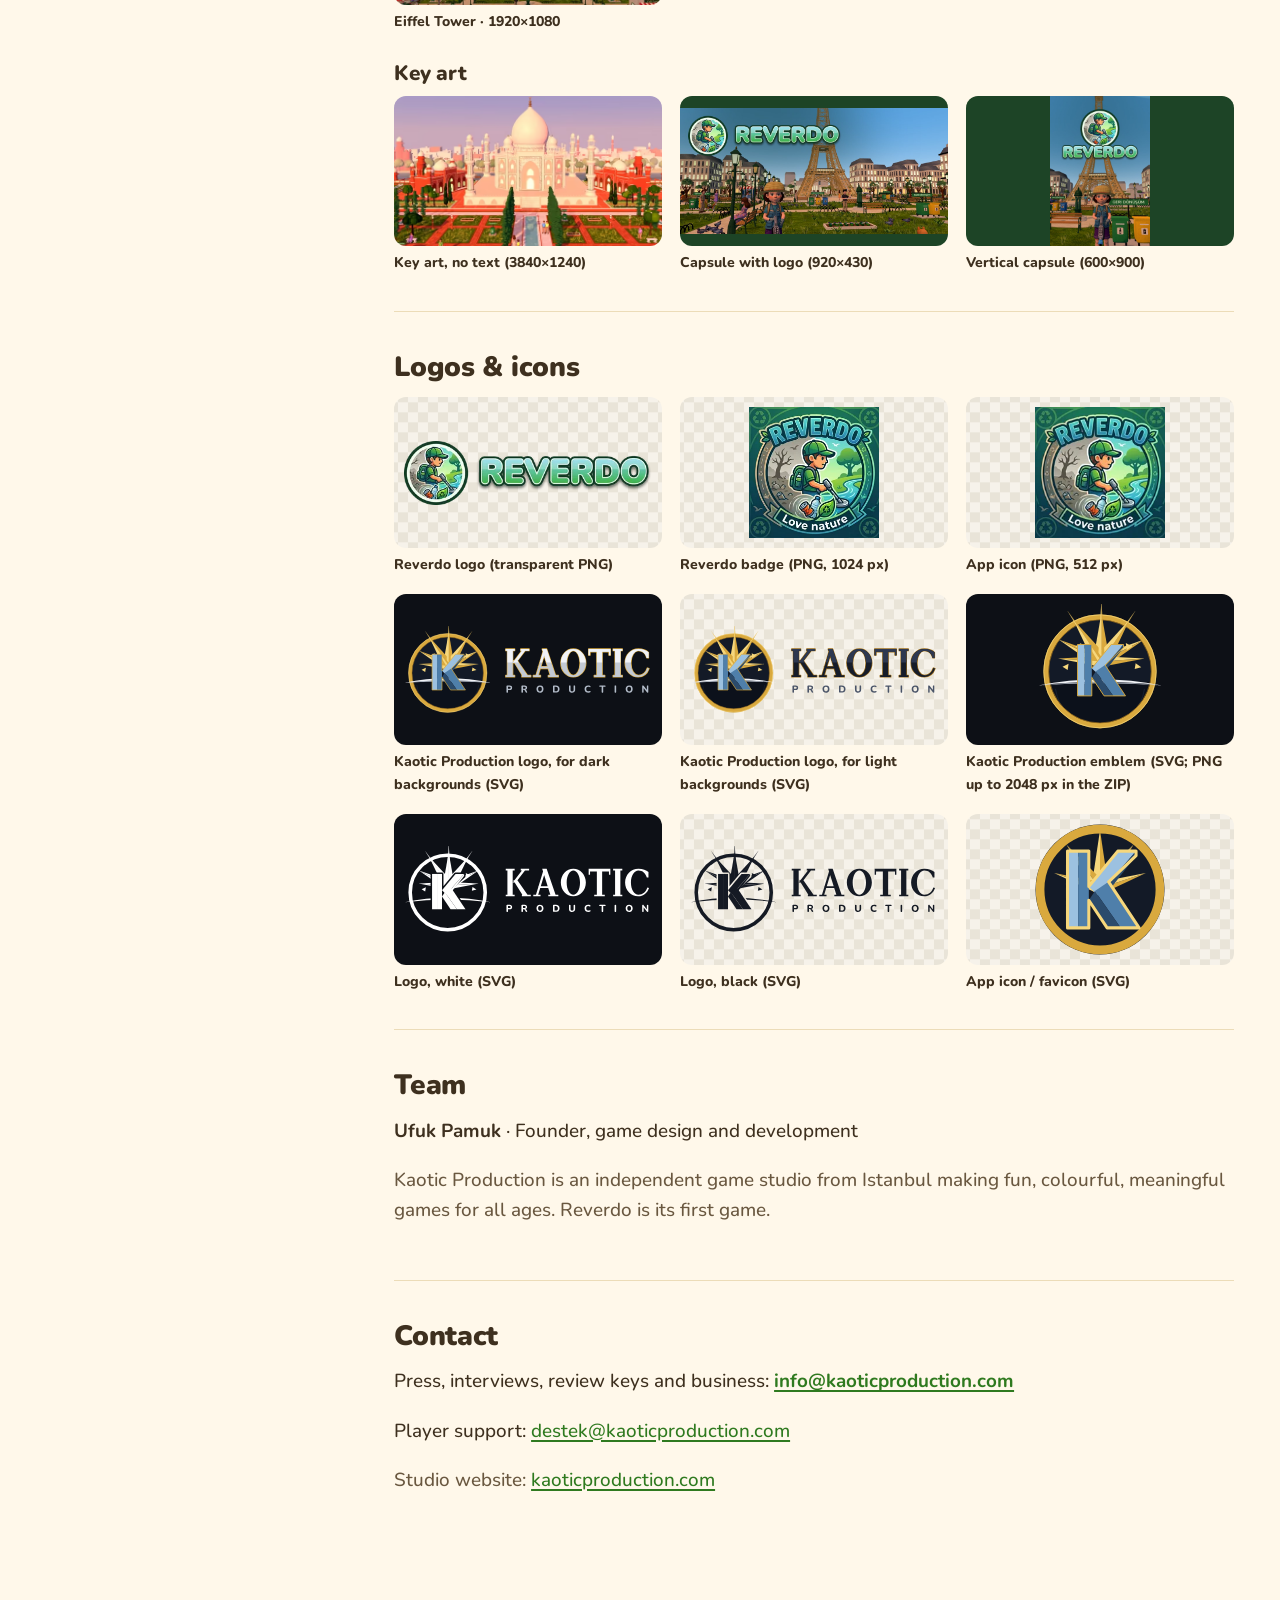
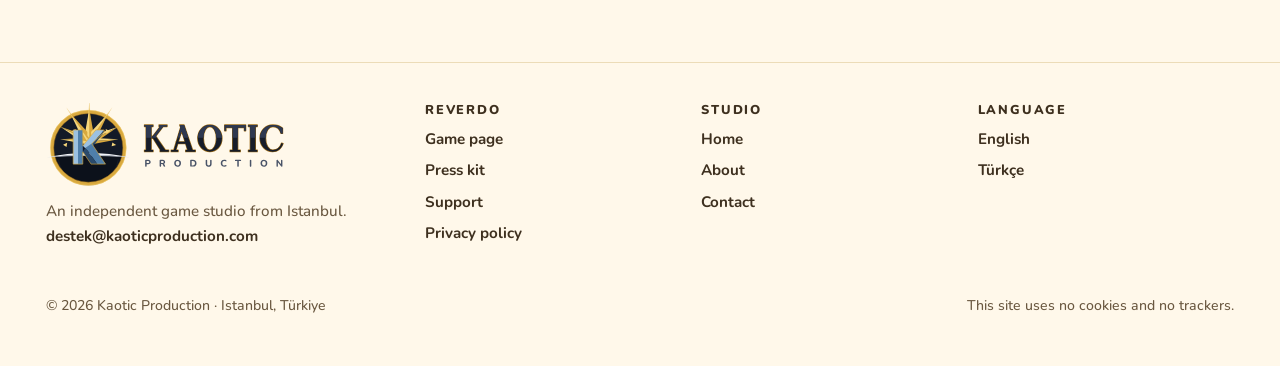
<file: reverdo/presskit/index.html>
<!doctype html>
<html lang="en">
<head>
<meta charset="utf-8">
<meta name="viewport" content="width=device-width, initial-scale=1, viewport-fit=cover">
<title>Reverdo press kit · Kaotic Production</title>
<meta name="description" content="Reverdo press kit: factsheet, description, screenshots, logos and contact for press.">
<meta name="color-scheme" content="light dark">
<meta name="theme-color" content="#1d4426">
<meta name="referrer" content="strict-origin-when-cross-origin">
<link rel="canonical" href="https://kaoticproduction.com/reverdo/presskit/"><link rel="alternate" hreflang="en" href="https://kaoticproduction.com/reverdo/presskit/"><link rel="alternate" hreflang="tr" href="https://kaoticproduction.com/tr/reverdo/presskit/"><link rel="alternate" hreflang="x-default" href="https://kaoticproduction.com/reverdo/presskit/">
<meta property="og:type" content="website">
<meta property="og:site_name" content="Kaotic Production">
<meta property="og:title" content="Reverdo press kit · Kaotic Production">
<meta property="og:description" content="Reverdo press kit: factsheet, description, screenshots, logos and contact for press.">
<meta property="og:url" content="https://kaoticproduction.com/reverdo/presskit/">
<meta property="og:image" content="https://kaoticproduction.com/assets/img/og-reverdo.jpg">
<meta property="og:image:width" content="1200">
<meta property="og:image:height" content="630">
<meta property="og:locale" content="en_US">
<meta property="og:locale:alternate" content="tr_TR">
<meta name="twitter:card" content="summary_large_image">
<meta name="twitter:title" content="Reverdo press kit · Kaotic Production">
<meta name="twitter:description" content="Reverdo press kit: factsheet, description, screenshots, logos and contact for press.">
<meta name="twitter:image" content="https://kaoticproduction.com/assets/img/og-reverdo.jpg">
<link rel="icon" href="/reverdo/favicon-32.png" sizes="32x32" type="image/png"><link rel="apple-touch-icon" href="/reverdo/apple-touch-icon.png">
<link rel="preload" href="/assets/fonts/nunito-var.woff2" as="font" type="font/woff2" crossorigin>
<link rel="stylesheet" href="/assets/css/site.css?v=20261021c">

</head>
<body class="game">
<a class="skip" href="#main">Skip to content</a>
<div class="lang-hint" lang="tr"><div class="wrap"><span>Bu sayfanın Türkçesi de var.</span><a href="/tr/reverdo/presskit/" hreflang="tr">Türkçe sayfaya geç</a><button type="button" aria-label="Kapat">&times;</button></div></div>
<header class="site-header"><div class="wrap"><div class="bar"><a class="brand" href="/reverdo/"><img src="/assets/img/reverdo-icon-96.png" width="38" height="38" alt=""><span lang="en">Reverdo<span class="sub">Kaotic Production</span></span></a><nav class="nav" aria-label="Main"><a href="/reverdo/#features">Features</a><a href="/reverdo/#maps">Maps</a><a href="/reverdo/#gallery">Screenshots</a><a href="/reverdo/#faq">FAQ</a><a href="/reverdo/presskit/" aria-current="page">Press kit</a><a href="/">Studio</a></nav><a class="lang" href="/tr/reverdo/presskit/" hreflang="tr" lang="tr" aria-label="Türkçe"><svg viewBox="0 0 24 24" fill="none" stroke="currentColor" stroke-width="2" aria-hidden="true"><circle cx="12" cy="12" r="9.5"/><path d="M2.5 12h19M12 2.5c2.8 3 2.8 16 0 19M12 2.5c-2.8 3-2.8 16 0 19"/></svg><span>TR</span></a>
<button class="menu-btn" type="button" aria-expanded="false" aria-controls="mnav" aria-label="Menu"><svg viewBox="0 0 24 24" fill="none" stroke="currentColor" stroke-width="2.4" stroke-linecap="round" aria-hidden="true"><path d="M4 7h16M4 12h16M4 17h16"/></svg></button></div>
<nav class="mobile-nav" id="mnav" aria-label="Main"><a href="/reverdo/#features">Features</a><a href="/reverdo/#maps">Maps</a><a href="/reverdo/#gallery">Screenshots</a><a href="/reverdo/#faq">FAQ</a><a href="/reverdo/presskit/" aria-current="page">Press kit</a><a href="/">Studio</a></nav></div></header>
<main id="main">

<div class="wrap pk-head">
<p class="eyebrow">Press kit</p>
<h1 style="font-size:clamp(2.2rem,5vw,3.6rem)">Reverdo</h1>
<p class="lead">Everything you need to write about Reverdo: facts, text, screenshots, logos and contact. All images come from the game and may be used for coverage.</p>
</div>
<div class="wrap pk-grid">
<aside class="factsheet" aria-labelledby="fs-h">
<h2 id="fs-h" style="font-size:1.3rem">Factsheet</h2>
<dl>
<dt>Developer &amp; publisher</dt><dd>Kaotic Production<br><span class="muted">Istanbul, Türkiye</span></dd>
<dt>Release date</dt><dd>Türkiye (iOS, Android): early December 2026<br>Worldwide (Steam, iOS, Android): January 2027</dd>
<dt>Platforms</dt><dd>Windows PC (Steam)<br>iPhone &amp; iPad (App Store)<br>Android (Google Play)</dd>
<dt>Price</dt><dd>Steam: US$6.99, no ads, no in-app purchases<br>Mobile: free to play with optional in-app purchases</dd>
<dt>Genre</dt><dd>Casual, relaxing cleanup game</dd>
<dt>Players</dt><dd>Single-player</dd>
<dt>Languages</dt><dd>English, Turkish, German, Spanish, French, Portuguese, Russian, Japanese, Chinese, Hindi and Arabic</dd>
<dt>Engine</dt><dd>Godot 4</dd>
<dt>Website</dt><dd><a href="/reverdo/">kaoticproduction.com/reverdo/</a></dd>
<dt>Press contact</dt><dd><a href="mailto:info@kaoticproduction.com?subject=Reverdo%20press">info@kaoticproduction.com</a></dd>
</dl>
<a class="btn" href="/reverdo/presskit/reverdo-presskit.zip" download><svg viewBox="0 0 24 24" fill="none" stroke="currentColor" stroke-width="2.4" stroke-linecap="round" stroke-linejoin="round" aria-hidden="true"><path d="M12 3.5v12M7 10.5l5 5 5-5M4 20.5h16"/></svg>Download all (ZIP, 10 MB)</a>
</aside>
<div class="pk-main">
<ul class="pk-toc">
<li><a href="#description">Description</a></li><li><a href="#history">History</a></li>
<li><a href="#features">Features</a></li><li><a href="#videos">Videos</a></li>
<li><a href="#images">Images</a></li><li><a href="#logos">Logos</a></li>
<li><a href="#team">Team</a></li><li><a href="#contact">Contact</a></li></ul>

<section id="description"><h2>Description</h2>
<p><strong>Reverdo</strong> is a calm, colourful cleanup game where you collect and recycle litter to make the world green again.</p>
<p>A grey beach buried in litter… Grab your vacuum and start cleaning! Every corner you clear comes back to life: grass grows, flowers bloom, birds return and people come back to the park. When a map is 100% clean, a short before/after film shows how far it has come. From a beach to Istanbul's Sultanahmet Square, the Eiffel Tower, the Pyramids of Giza, the Taj Mahal and the Statue of Liberty, players clean 30 maps with their own music, people and little stories.</p>
</section>

<section id="history"><h2>History</h2>
<p>Reverdo started in 2026 as a small 2D prototype about cleaning up a beach, called <em>Kıyı</em> (Turkish for “shore”). As it grew into a 3D game that travels from a beach to world landmarks, it was renamed Reverdo: “re” (again) + “verde” (green), a place turning green again. It is the first game by Kaotic Production, an independent studio from Istanbul founded by Ufuk Pamuk.</p>
</section>

<section id="features"><h2>Features</h2>
<ul class="ticks">
<li>Clean up litter and watch grey places turn green, with a before/after film at the end of every map</li>
<li>30 maps, including Sultanahmet Square, the Eiffel Tower, the Colosseum, the Pyramids of Giza, the Taj Mahal and the Statue of Liberty</li>
<li>Play as Ada or Ege, with hats, outfits, colourful vacuums and trails</li>
<li>Machines that level up: octopus-grab excavator, Clean-Bot, push scrubber, sponge mop, sea-cleaning boat, cleanup submarine and metal detector</li>
<li>Living maps: tour boats, ice-cream vans, crises, rain, the lodos wind and desert sandstorms</li>
<li>Grandpa Tosbi the sea turtle, animals to rescue, historic artifacts to collect and upcycling</li>
<li>For all ages: no violence, no chat, no account; plays offline</li>
<li>Accessibility: colour-blind-friendly markers, reduced motion, slow reading</li>
<li>11 languages</li>
</ul>
</section>

<section id="videos"><h2>Videos</h2>
<div class="trailer " data-yt="NSDwxBK6NTA" data-title="Reverdo trailer"><picture><source type="image/avif" srcset="/assets/img/trailer-poster-en-960.avif 960w, /assets/img/trailer-poster-en-1920.avif 1920w" sizes="(min-width: 1240px) 1180px, 100vw"><source type="image/webp" srcset="/assets/img/trailer-poster-en-960.webp 960w, /assets/img/trailer-poster-en-1920.webp 1920w" sizes="(min-width: 1240px) 1180px, 100vw"><img src="/assets/img/trailer-poster-en-1920.jpg" srcset="/assets/img/trailer-poster-en-960.jpg 960w, /assets/img/trailer-poster-en-1920.jpg 1920w" sizes="(min-width: 1240px) 1180px, 100vw" width="1920" height="1080" alt="Reverdo trailer poster: the beach before and after cleaning" loading="lazy" decoding="async"></picture><button type="button" aria-label="Play the trailer (loads YouTube)"><span class="play"><svg viewBox="0 0 24 24" aria-hidden="true"><path fill="currentColor" d="M7 4.6v14.8a1.2 1.2 0 0 0 1.8 1l12-7.4a1.2 1.2 0 0 0 0-2L8.8 3.6A1.2 1.2 0 0 0 7 4.6z"/></svg></span></button><p class="note">Playing loads the video from YouTube (youtube-nocookie.com).</p></div>
<div style="margin-top:16px"><p><a href="https://www.youtube.com/watch?v=NSDwxBK6NTA" rel="noopener">Reverdo trailer on YouTube</a></p><p><a href="/assets/video/reverdo-hero-720.mp4" download="reverdo-gameplay-loop-720p.mp4">Short gameplay loop (10 s, silent, 720p MP4)</a></p></div>
</section>

<section id="images"><h2>Images</h2>
<p><a href="/reverdo/presskit/reverdo-presskit.zip" download>Download all screenshots, art and logos as a ZIP (10 MB)</a></p>
<ul class="dl-grid"><li><a href="/assets/img/shot-01-before-after-coast-1920.jpg" download="reverdo-01-before-after-coast.jpg"><picture><source type="image/avif" srcset="/assets/img/shot-01-before-after-coast-640.avif 640w" sizes="(min-width: 960px) 260px, 46vw"><source type="image/webp" srcset="/assets/img/shot-01-before-after-coast-640.webp 640w" sizes="(min-width: 960px) 260px, 46vw"><img src="/assets/img/shot-01-before-after-coast-640.jpg" srcset="/assets/img/shot-01-before-after-coast-640.jpg 640w" sizes="(min-width: 960px) 260px, 46vw" width="640" height="360" alt="Before and after: a grey, littered beach and the same beach clean and green" loading="lazy" decoding="async"></picture>Before / after: the beach · 1920×1080</a></li><li><a href="/assets/img/shot-02-paris-ada-1920.jpg" download="reverdo-02-paris-ada.jpg"><picture><source type="image/avif" srcset="/assets/img/shot-02-paris-ada-640.avif 640w" sizes="(min-width: 960px) 260px, 46vw"><source type="image/webp" srcset="/assets/img/shot-02-paris-ada-640.webp 640w" sizes="(min-width: 960px) 260px, 46vw"><img src="/assets/img/shot-02-paris-ada-640.jpg" srcset="/assets/img/shot-02-paris-ada-640.jpg 640w" sizes="(min-width: 960px) 260px, 46vw" width="640" height="360" alt="Ada in front of the Eiffel Tower in Paris" loading="lazy" decoding="async"></picture>Ada in Paris · 1920×1080</a></li><li><a href="/assets/img/shot-03-sultanahmet-1920.jpg" download="reverdo-03-sultanahmet.jpg"><picture><source type="image/avif" srcset="/assets/img/shot-03-sultanahmet-640.avif 640w" sizes="(min-width: 960px) 260px, 46vw"><source type="image/webp" srcset="/assets/img/shot-03-sultanahmet-640.webp 640w" sizes="(min-width: 960px) 260px, 46vw"><img src="/assets/img/shot-03-sultanahmet-640.jpg" srcset="/assets/img/shot-03-sultanahmet-640.jpg 640w" sizes="(min-width: 960px) 260px, 46vw" width="640" height="360" alt="Sultanahmet Square in Istanbul, seen from above" loading="lazy" decoding="async"></picture>Sultanahmet Square · 1920×1080</a></li><li><a href="/assets/img/shot-04-tour-boat-1920.jpg" download="reverdo-04-tour-boat.jpg"><picture><source type="image/avif" srcset="/assets/img/shot-04-tour-boat-640.avif 640w" sizes="(min-width: 960px) 260px, 46vw"><source type="image/webp" srcset="/assets/img/shot-04-tour-boat-640.webp 640w" sizes="(min-width: 960px) 260px, 46vw"><img src="/assets/img/shot-04-tour-boat-640.jpg" srcset="/assets/img/shot-04-tour-boat-640.jpg 640w" sizes="(min-width: 960px) 260px, 46vw" width="640" height="360" alt="A tour boat sails past the beach while litter is cleaned up" loading="lazy" decoding="async"></picture>Tour boat · 1920×1080</a></li><li><a href="/assets/img/shot-05-taj-mahal-1920.jpg" download="reverdo-05-taj-mahal.jpg"><picture><source type="image/avif" srcset="/assets/img/shot-05-taj-mahal-640.avif 640w" sizes="(min-width: 960px) 260px, 46vw"><source type="image/webp" srcset="/assets/img/shot-05-taj-mahal-640.webp 640w" sizes="(min-width: 960px) 260px, 46vw"><img src="/assets/img/shot-05-taj-mahal-640.jpg" srcset="/assets/img/shot-05-taj-mahal-640.jpg 640w" sizes="(min-width: 960px) 260px, 46vw" width="640" height="360" alt="The Taj Mahal and its gardens from above" loading="lazy" decoding="async"></picture>Taj Mahal · 1920×1080</a></li><li><a href="/assets/img/shot-06-octopus-grab-1920.jpg" download="reverdo-06-octopus-grab.jpg"><picture><source type="image/avif" srcset="/assets/img/shot-06-octopus-grab-640.avif 640w" sizes="(min-width: 960px) 260px, 46vw"><source type="image/webp" srcset="/assets/img/shot-06-octopus-grab-640.webp 640w" sizes="(min-width: 960px) 260px, 46vw"><img src="/assets/img/shot-06-octopus-grab-640.jpg" srcset="/assets/img/shot-06-octopus-grab-640.jpg 640w" sizes="(min-width: 960px) 260px, 46vw" width="640" height="360" alt="The octopus-grab excavator at the car scrapyard" loading="lazy" decoding="async"></picture>Octopus-grab excavator · 1920×1080</a></li><li><a href="/assets/img/shot-07-giza-1920.jpg" download="reverdo-07-giza.jpg"><picture><source type="image/avif" srcset="/assets/img/shot-07-giza-640.avif 640w" sizes="(min-width: 960px) 260px, 46vw"><source type="image/webp" srcset="/assets/img/shot-07-giza-640.webp 640w" sizes="(min-width: 960px) 260px, 46vw"><img src="/assets/img/shot-07-giza-640.jpg" srcset="/assets/img/shot-07-giza-640.jpg 640w" sizes="(min-width: 960px) 260px, 46vw" width="640" height="360" alt="The Pyramids of Giza and the Sphinx" loading="lazy" decoding="async"></picture>Pyramids of Giza · 1920×1080</a></li><li><a href="/assets/img/shot-08-ice-cream-van-1920.jpg" download="reverdo-08-ice-cream-van.jpg"><picture><source type="image/avif" srcset="/assets/img/shot-08-ice-cream-van-640.avif 640w" sizes="(min-width: 960px) 260px, 46vw"><source type="image/webp" srcset="/assets/img/shot-08-ice-cream-van-640.webp 640w" sizes="(min-width: 960px) 260px, 46vw"><img src="/assets/img/shot-08-ice-cream-van-640.jpg" srcset="/assets/img/shot-08-ice-cream-van-640.jpg 640w" sizes="(min-width: 960px) 260px, 46vw" width="640" height="360" alt="Children at the ice-cream van in the fountain park" loading="lazy" decoding="async"></picture>Ice-cream van · 1920×1080</a></li><li><a href="/assets/img/shot-09-mine-cart-1920.jpg" download="reverdo-09-mine-cart.jpg"><picture><source type="image/avif" srcset="/assets/img/shot-09-mine-cart-640.avif 640w" sizes="(min-width: 960px) 260px, 46vw"><source type="image/webp" srcset="/assets/img/shot-09-mine-cart-640.webp 640w" sizes="(min-width: 960px) 260px, 46vw"><img src="/assets/img/shot-09-mine-cart-640.jpg" srcset="/assets/img/shot-09-mine-cart-640.jpg 640w" sizes="(min-width: 960px) 260px, 46vw" width="640" height="360" alt="A mine cart ride through the glowing crystal cave" loading="lazy" decoding="async"></picture>Mine cart · 1920×1080</a></li><li><a href="/assets/img/shot-10-eiffel-tower-1920.jpg" download="reverdo-10-eiffel-tower.jpg"><picture><source type="image/avif" srcset="/assets/img/shot-10-eiffel-tower-640.avif 640w" sizes="(min-width: 960px) 260px, 46vw"><source type="image/webp" srcset="/assets/img/shot-10-eiffel-tower-640.webp 640w" sizes="(min-width: 960px) 260px, 46vw"><img src="/assets/img/shot-10-eiffel-tower-640.jpg" srcset="/assets/img/shot-10-eiffel-tower-640.jpg 640w" sizes="(min-width: 960px) 260px, 46vw" width="640" height="360" alt="The Eiffel Tower and the gardens of the Champ de Mars" loading="lazy" decoding="async"></picture>Eiffel Tower · 1920×1080</a></li></ul>
<h3 style="margin-top:28px">Key art</h3>
<ul class="dl-grid"><li><a href="/reverdo/presskit/files/reverdo-keyart-3840x1240.jpg" download><picture><source type="image/avif" srcset="/assets/img/keyart-960.avif 960w" sizes="(min-width: 960px) 260px, 46vw"><source type="image/webp" srcset="/assets/img/keyart-960.webp 960w" sizes="(min-width: 960px) 260px, 46vw"><img src="/assets/img/keyart-960.jpg" srcset="/assets/img/keyart-960.jpg 960w" sizes="(min-width: 960px) 260px, 46vw" width="960" height="310" alt="" loading="lazy" decoding="async"></picture>Key art, no text (3840×1240)</a></li><li><a href="/reverdo/presskit/files/reverdo-capsule-920x430.jpg" download><img src="/reverdo/presskit/files/reverdo-capsule-920x430.jpg" alt="" loading="lazy" style="object-fit:contain;background:#1d4426">Capsule with logo (920×430)</a></li><li><a href="/reverdo/presskit/files/reverdo-capsule-600x900.jpg" download><img src="/reverdo/presskit/files/reverdo-capsule-600x900.jpg" alt="" loading="lazy" style="object-fit:contain;background:#1d4426">Vertical capsule (600×900)</a></li></ul>
</section>

<section id="logos"><h2>Logos &amp; icons</h2>
<ul class="dl-grid"><li class="logo-tile"><a href="/reverdo/presskit/files/reverdo-logo-wordmark.png" download><img src="/assets/img/reverdo-wordmark-400.webp" alt="" loading="lazy">Reverdo logo (transparent PNG)</a></li><li class="logo-tile"><a href="/reverdo/presskit/files/reverdo-logo-badge.png" download><img src="/assets/img/reverdo-badge-256.webp" alt="" loading="lazy">Reverdo badge (PNG, 1024 px)</a></li><li class="logo-tile"><a href="/reverdo/presskit/files/reverdo-icon-512.png" download><img src="/assets/img/reverdo-icon-192.webp" alt="" loading="lazy">App icon (PNG, 512 px)</a></li><li class="logo-tile darkbg"><a href="/reverdo/presskit/files/kaotic-logo-dark-bg.svg" download><img src="/assets/brand/kaotic-logo-dark-bg.svg" alt="" loading="lazy">Kaotic Production logo, for dark backgrounds (SVG)</a></li><li class="logo-tile"><a href="/reverdo/presskit/files/kaotic-logo-light-bg.svg" download><img src="/assets/brand/kaotic-logo-light-bg.svg" alt="" loading="lazy">Kaotic Production logo, for light backgrounds (SVG)</a></li><li class="logo-tile darkbg"><a href="/reverdo/presskit/files/kaotic-emblem.svg" download><img src="/assets/brand/kaotic-emblem.svg" alt="" loading="lazy">Kaotic Production emblem (SVG; PNG up to 2048 px in the ZIP)</a></li><li class="logo-tile darkbg"><a href="/reverdo/presskit/files/kaotic-logo-white.svg" download><img src="/assets/brand/kaotic-logo-white.svg" alt="" loading="lazy">Logo, white (SVG)</a></li><li class="logo-tile"><a href="/reverdo/presskit/files/kaotic-logo-black.svg" download><img src="/assets/brand/kaotic-logo-black.svg" alt="" loading="lazy">Logo, black (SVG)</a></li><li class="logo-tile"><a href="/reverdo/presskit/files/kaotic-favicon.svg" download><img src="/assets/brand/kaotic-favicon.svg" alt="" loading="lazy">App icon / favicon (SVG)</a></li></ul>
</section>

<section id="team"><h2>Team</h2>
<p><strong>Ufuk Pamuk</strong> · Founder, game design and development</p>
<p class="muted">Kaotic Production is an independent game studio from Istanbul making fun, colourful, meaningful games for all ages. Reverdo is its first game.</p>
</section>

<section id="contact"><h2>Contact</h2>
<p>Press, interviews, review keys and business: <a href="mailto:info@kaoticproduction.com?subject=Reverdo%20press"><strong>info@kaoticproduction.com</strong></a></p>
<p>Player support: <a href="mailto:destek@kaoticproduction.com">destek@kaoticproduction.com</a></p>
<p class="muted">Studio website: <a href="/">kaoticproduction.com</a></p>
</section>
</div>
</div>

</main>
<footer class="site-footer"><div class="wrap">
<div class="cols">
<div><picture><source srcset="/assets/brand/kaotic-logo-dark-bg.svg" media="(prefers-color-scheme: dark)"><img class="logo" src="/assets/brand/kaotic-logo-light-bg.svg" width="240" height="85" alt="Kaotic Production"></picture>
<p>An independent game studio from Istanbul.<br><a href="mailto:destek@kaoticproduction.com">destek@kaoticproduction.com</a></p></div>
<div><h3>Reverdo</h3><ul>
<li><a href="/reverdo/">Game page</a></li>
<li><a href="/reverdo/presskit/">Press kit</a></li>
<li><a href="/reverdo/support/">Support</a></li>
<li><a href="/reverdo/privacy/">Privacy policy</a></li></ul></div>
<div><h3>Studio</h3><ul>
<li><a href="/">Home</a></li>
<li><a href="/#about">About</a></li>
<li><a href="/#contact">Contact</a></li></ul></div>
<div><h3>Language</h3><ul><li><a href="/reverdo/presskit/" hreflang="en" lang="en">English</a></li><li><a href="/tr/reverdo/presskit/" hreflang="tr" lang="tr">Türkçe</a></li></ul></div>
</div>
<div class="fine"><span>&copy; 2026 Kaotic Production &middot; Istanbul, Türkiye</span><span>This site uses no cookies and no trackers.</span></div>
</div></footer>
<script src="/assets/js/site.js?v=20261021c" defer></script>
</body>
</html>
</file>
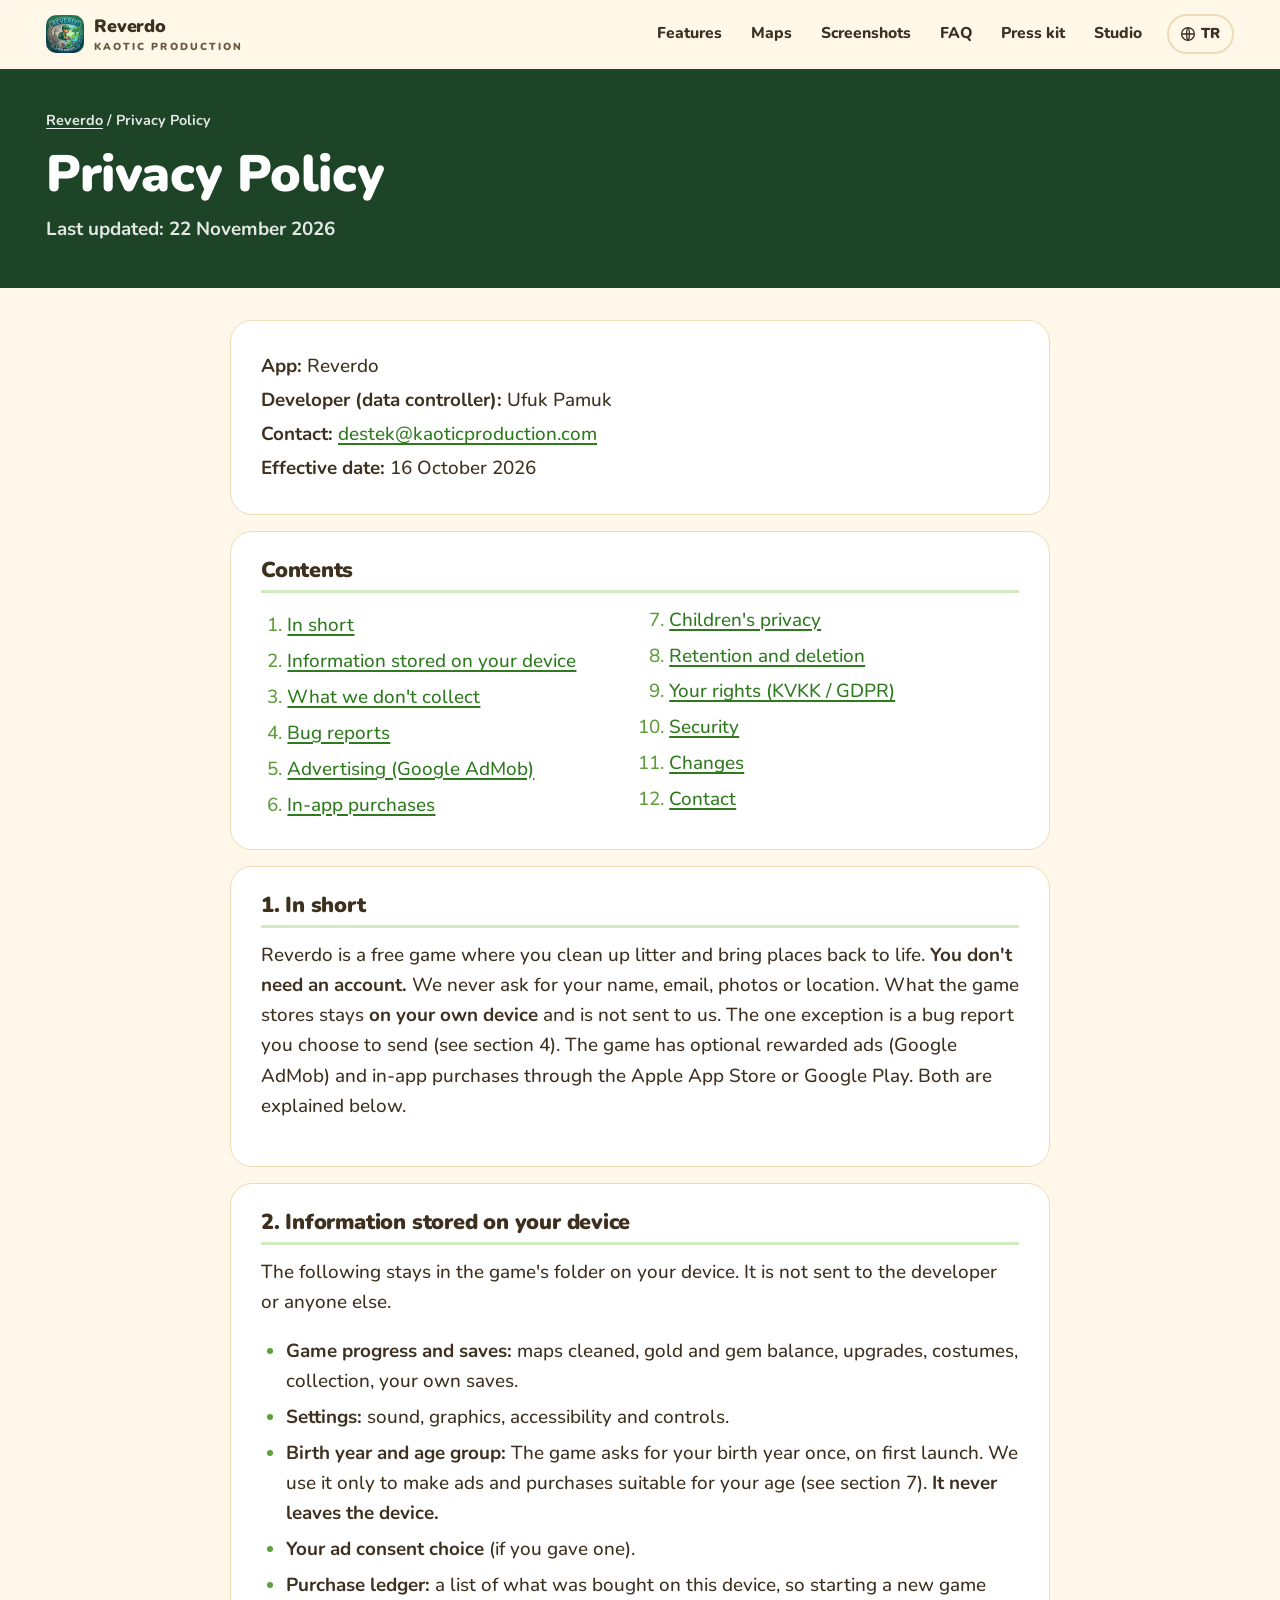
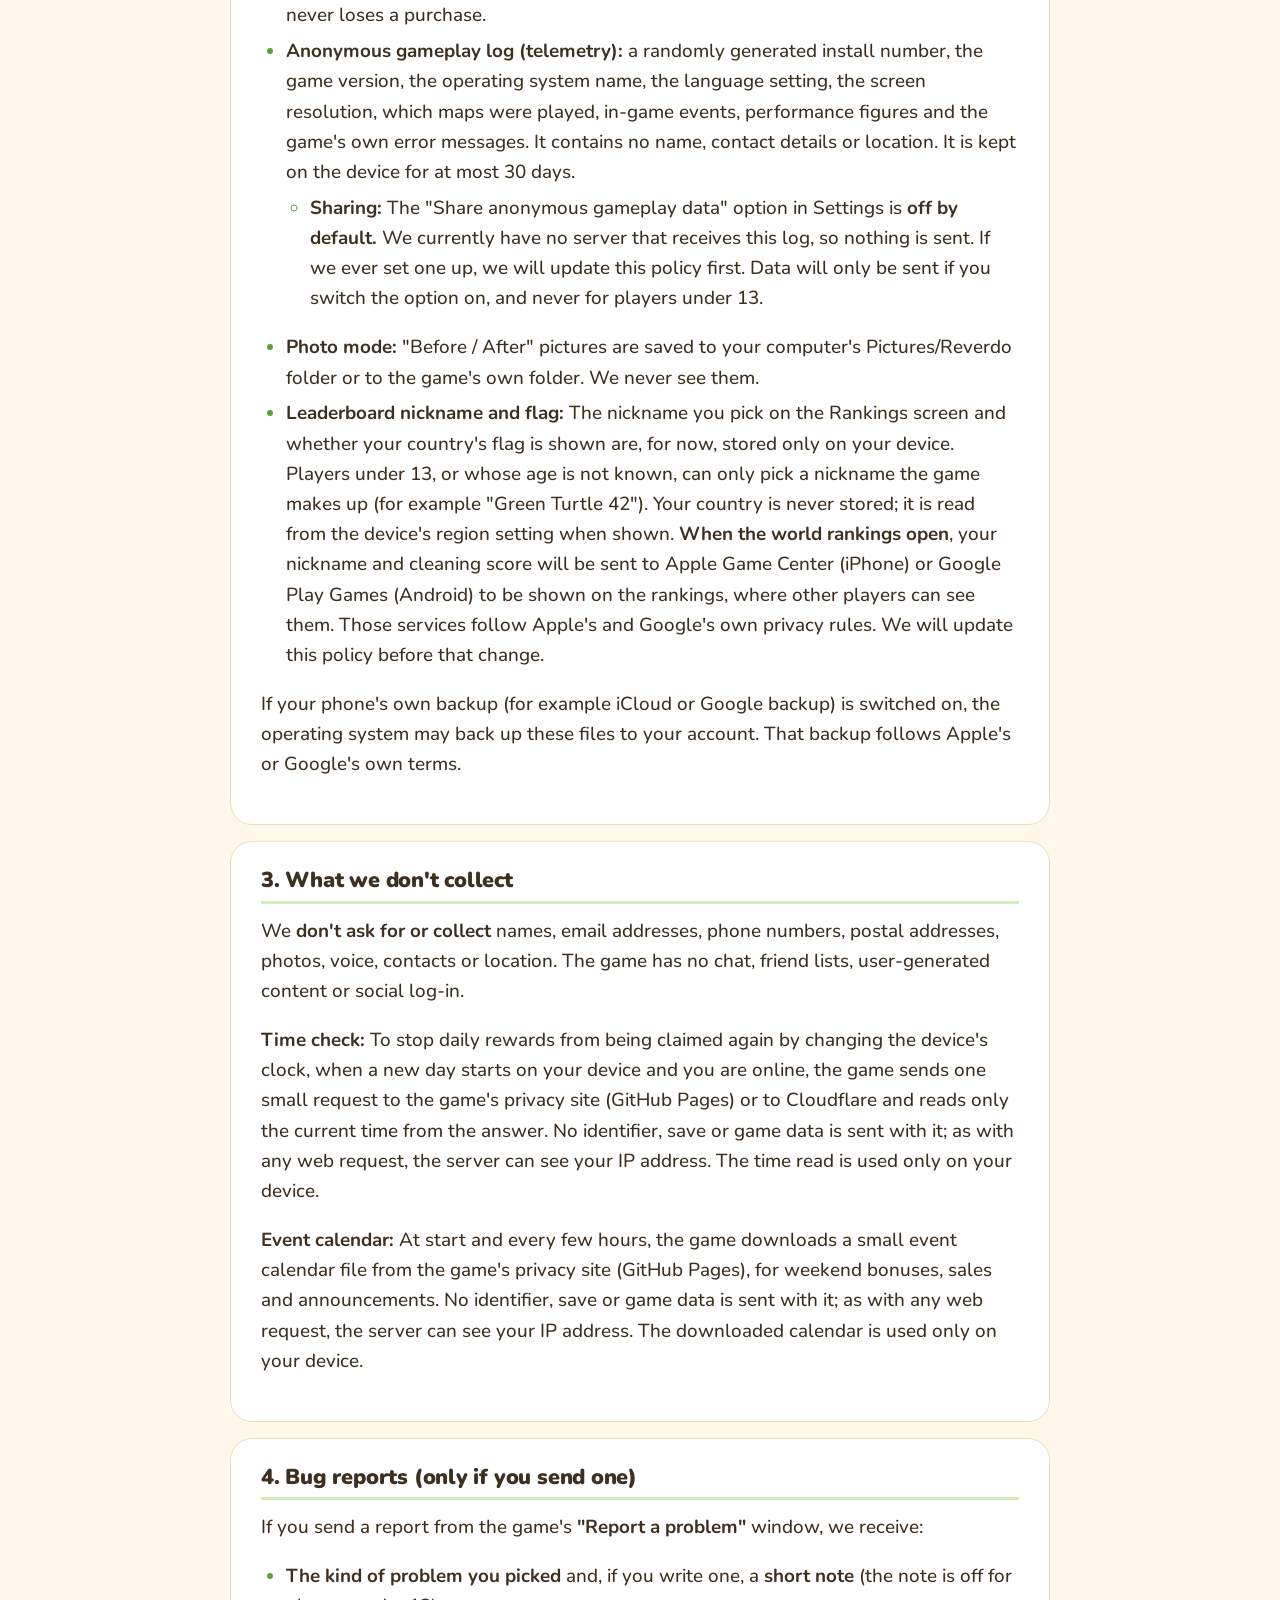
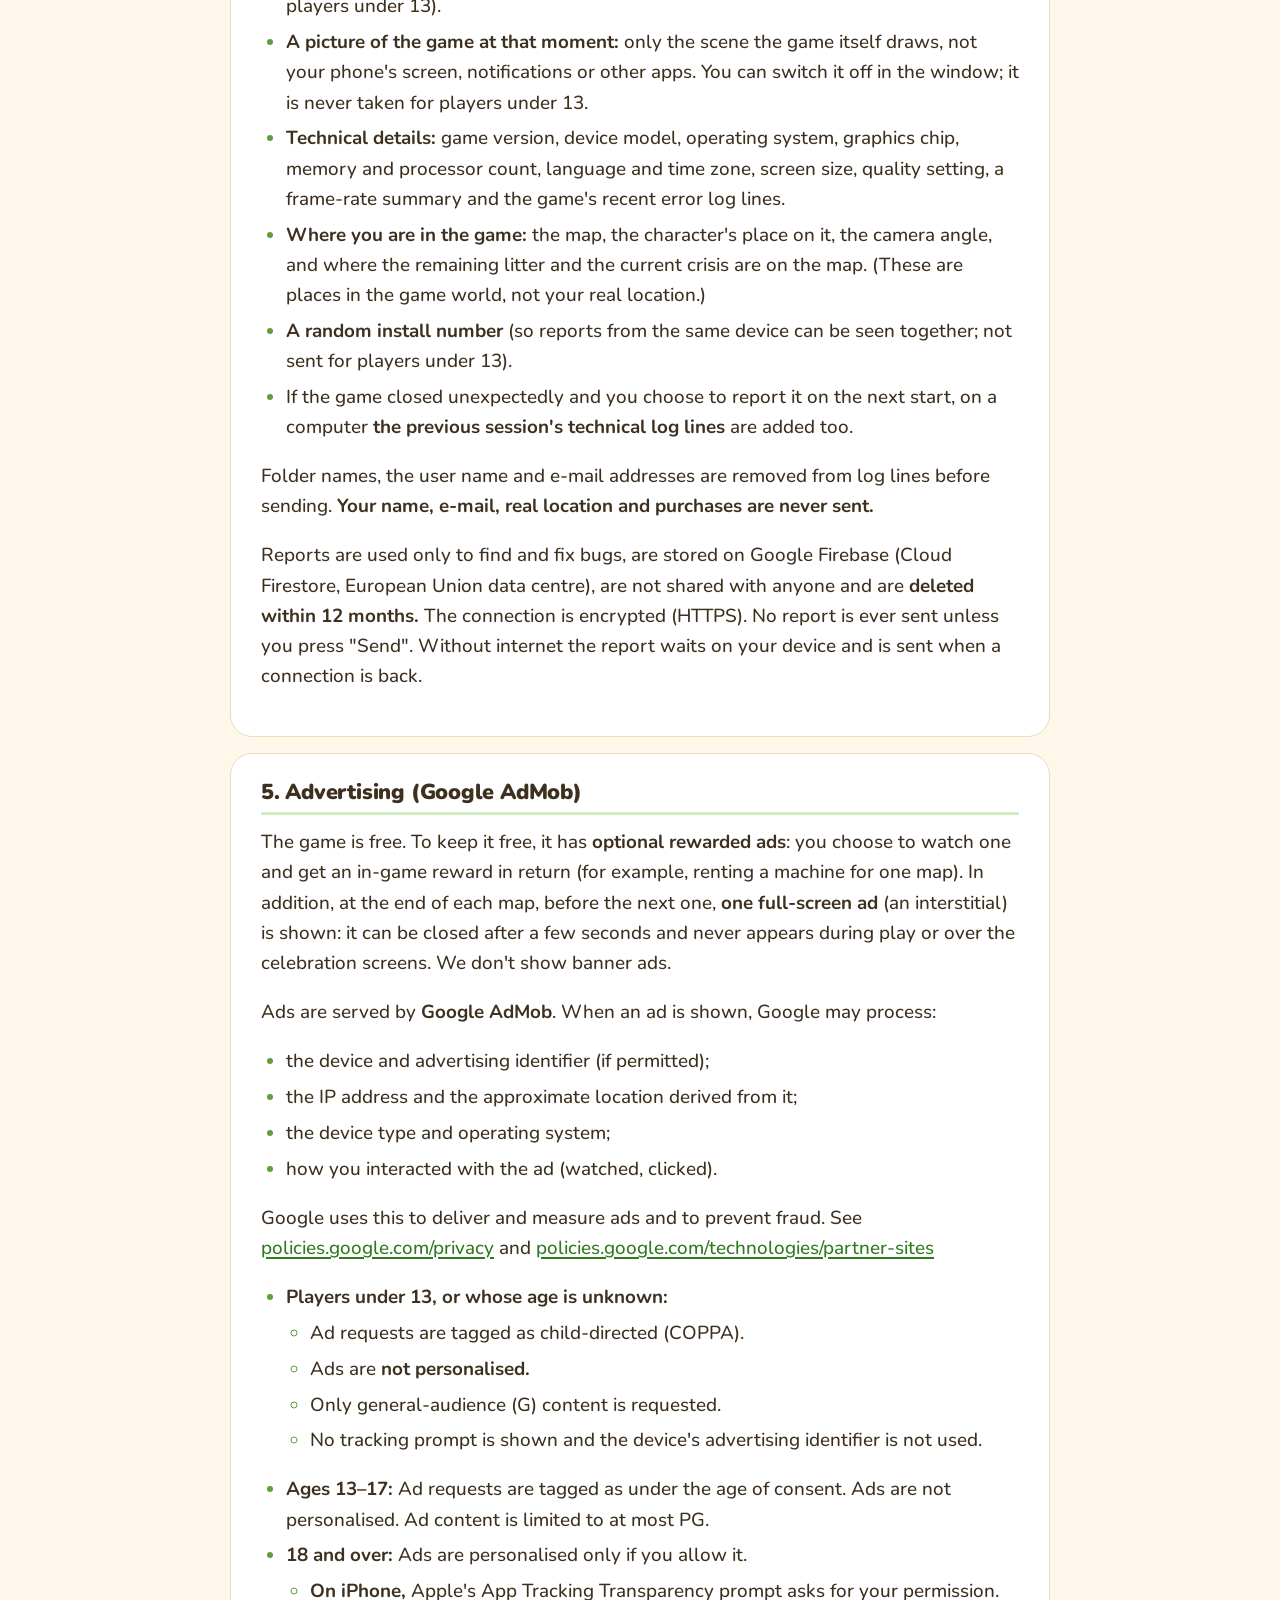
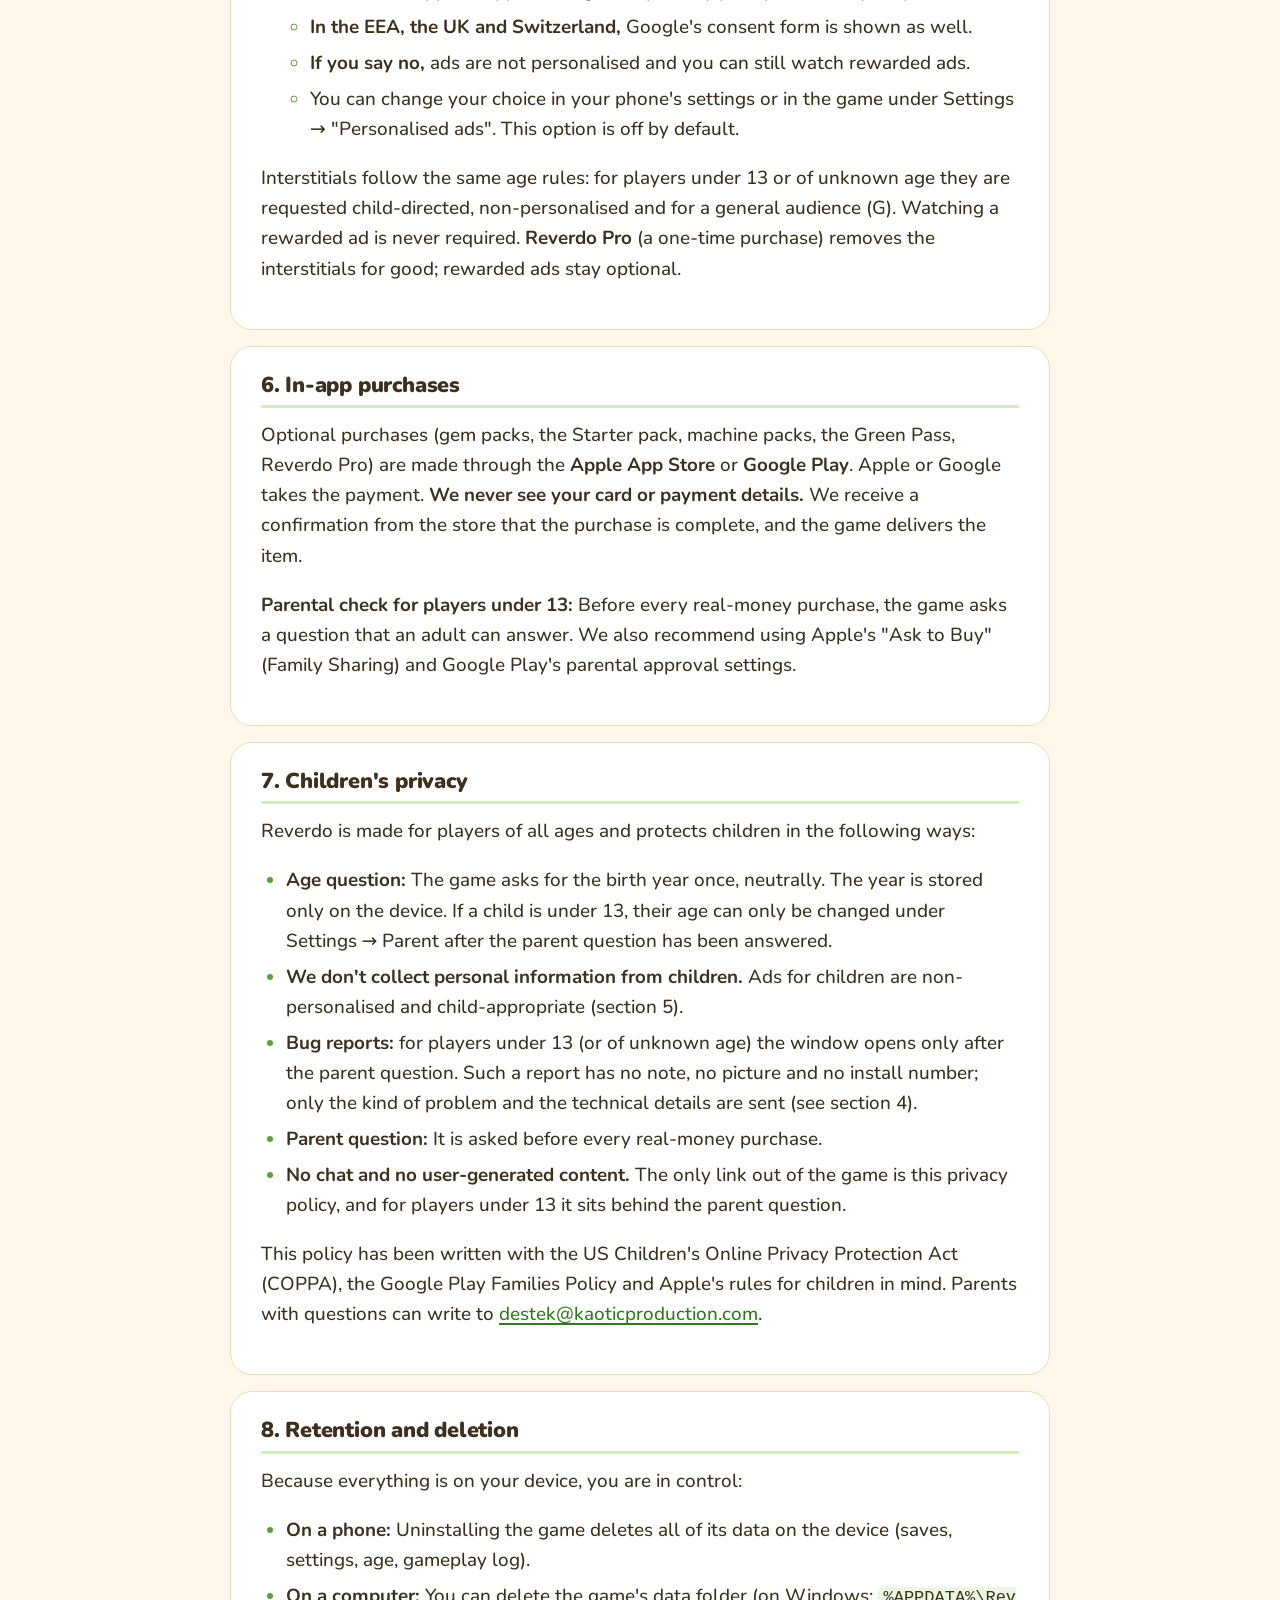
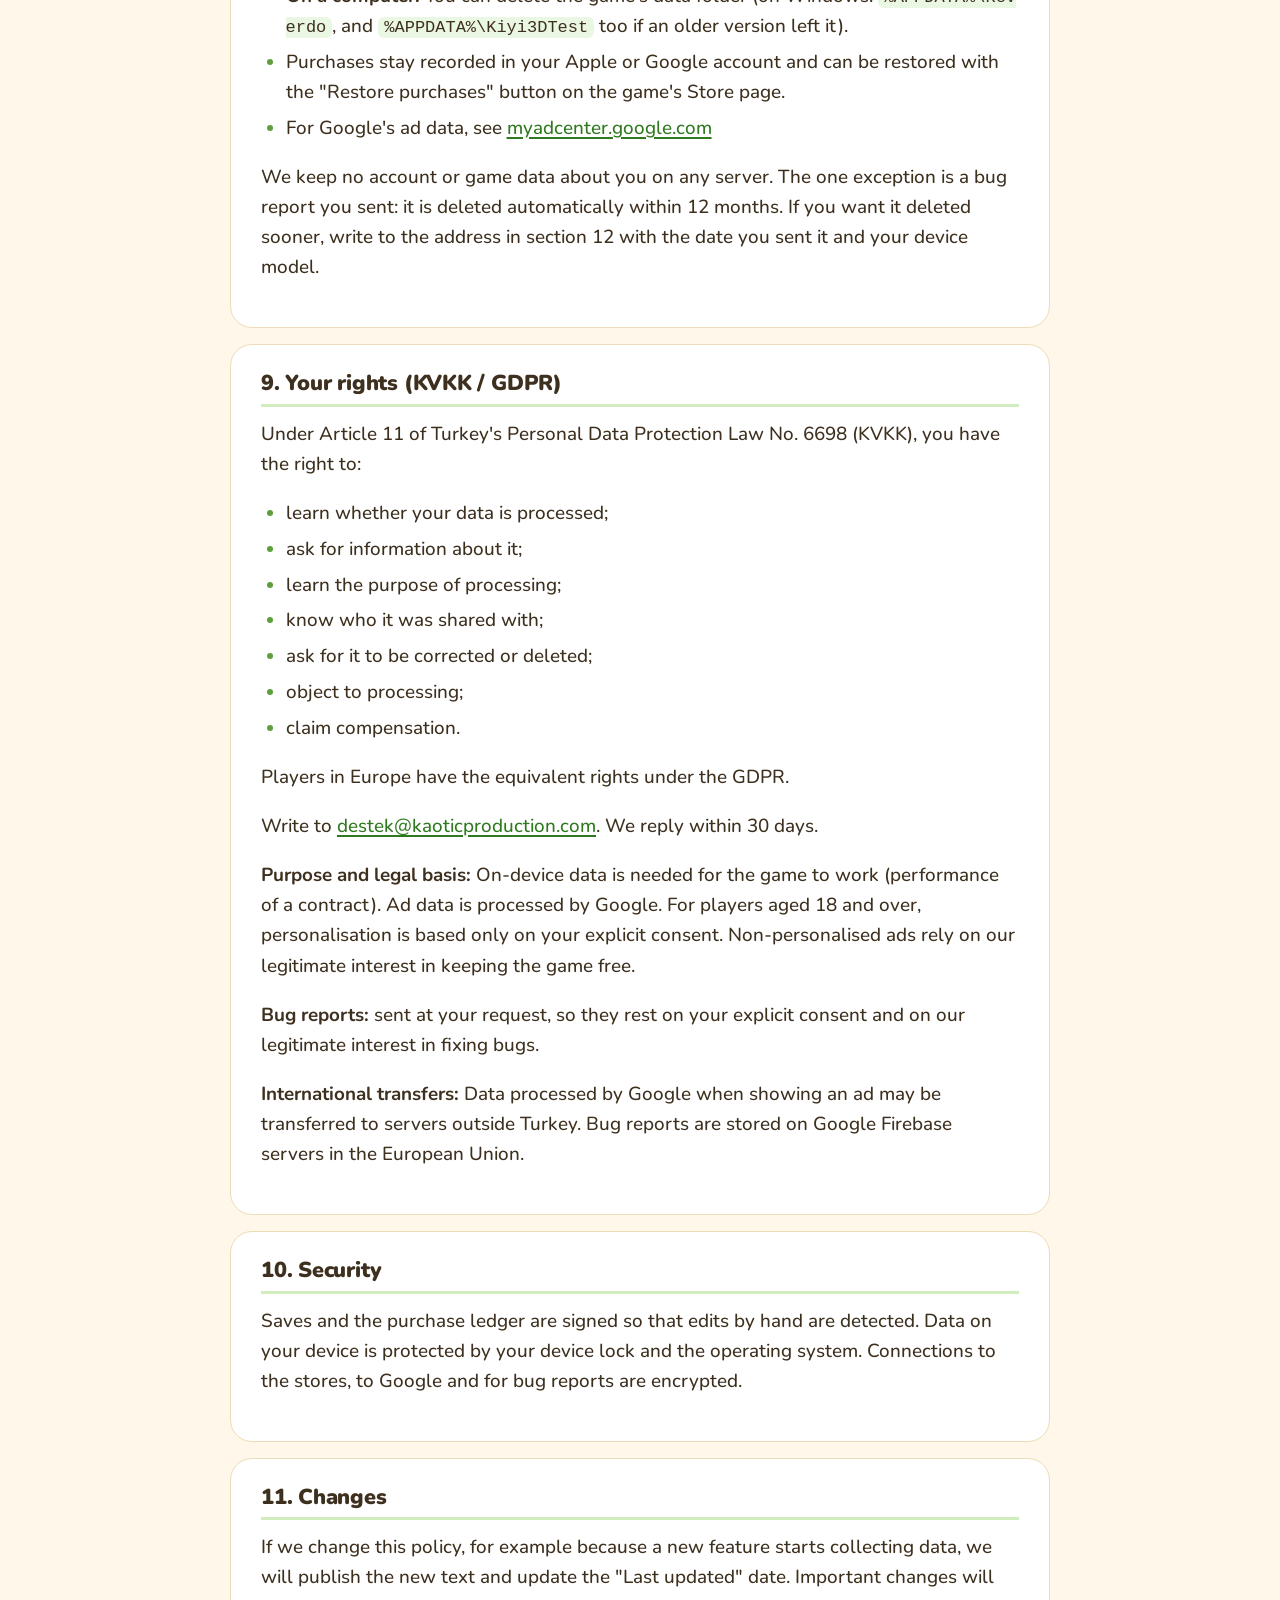
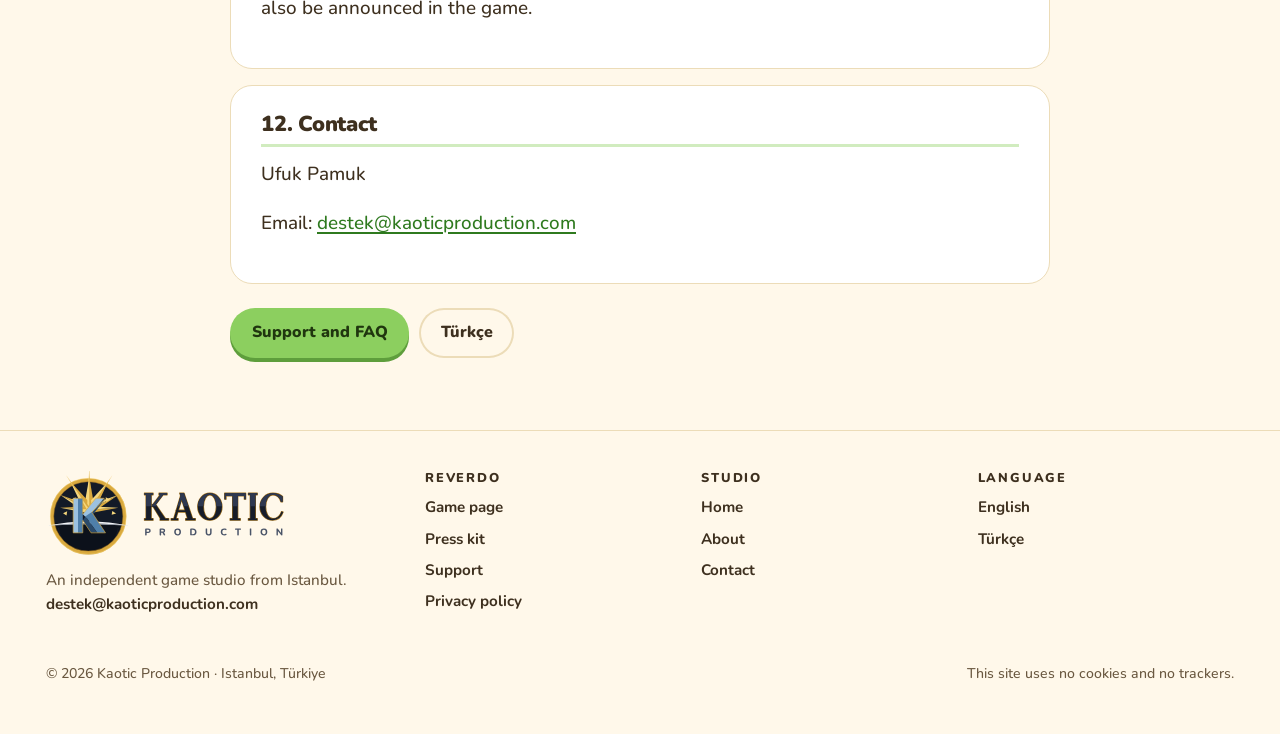
<file: reverdo/privacy/index.html>
<!doctype html>
<html lang="en">
<head>
<meta charset="utf-8">
<meta name="viewport" content="width=device-width, initial-scale=1, viewport-fit=cover">
<title>Reverdo · Privacy Policy</title>
<meta name="description" content="Reverdo&#x27;s privacy policy: what stays on your device, ads, purchases and children&#x27;s privacy.">
<meta name="color-scheme" content="light dark">
<meta name="theme-color" content="#1d4426">
<meta name="referrer" content="strict-origin-when-cross-origin">
<link rel="canonical" href="https://kaoticproduction.com/reverdo/privacy/"><link rel="alternate" hreflang="en" href="https://kaoticproduction.com/reverdo/privacy/"><link rel="alternate" hreflang="tr" href="https://kaoticproduction.com/reverdo/gizlilik/"><link rel="alternate" hreflang="x-default" href="https://kaoticproduction.com/reverdo/privacy/">
<meta property="og:type" content="website">
<meta property="og:site_name" content="Kaotic Production">
<meta property="og:title" content="Reverdo · Privacy Policy">
<meta property="og:description" content="Reverdo&#x27;s privacy policy: what stays on your device, ads, purchases and children&#x27;s privacy.">
<meta property="og:url" content="https://kaoticproduction.com/reverdo/privacy/">
<meta property="og:image" content="https://kaoticproduction.com/assets/img/og-reverdo.jpg">
<meta property="og:image:width" content="1200">
<meta property="og:image:height" content="630">
<meta property="og:locale" content="en_US">
<meta property="og:locale:alternate" content="tr_TR">
<meta name="twitter:card" content="summary_large_image">
<meta name="twitter:title" content="Reverdo · Privacy Policy">
<meta name="twitter:description" content="Reverdo&#x27;s privacy policy: what stays on your device, ads, purchases and children&#x27;s privacy.">
<meta name="twitter:image" content="https://kaoticproduction.com/assets/img/og-reverdo.jpg">
<link rel="icon" href="/reverdo/favicon-32.png" sizes="32x32" type="image/png"><link rel="apple-touch-icon" href="/reverdo/apple-touch-icon.png">
<link rel="preload" href="/assets/fonts/nunito-var.woff2" as="font" type="font/woff2" crossorigin>
<link rel="stylesheet" href="/assets/css/site.css?v=20261021c">

</head>
<body class="game">
<a class="skip" href="#main">Skip to content</a>
<div class="lang-hint" lang="tr"><div class="wrap"><span>Bu sayfanın Türkçesi de var.</span><a href="/reverdo/gizlilik/" hreflang="tr">Türkçe sayfaya geç</a><button type="button" aria-label="Kapat">&times;</button></div></div>
<header class="site-header"><div class="wrap"><div class="bar"><a class="brand" href="/reverdo/"><img src="/assets/img/reverdo-icon-96.png" width="38" height="38" alt=""><span lang="en">Reverdo<span class="sub">Kaotic Production</span></span></a><nav class="nav" aria-label="Main"><a href="/reverdo/#features">Features</a><a href="/reverdo/#maps">Maps</a><a href="/reverdo/#gallery">Screenshots</a><a href="/reverdo/#faq">FAQ</a><a href="/reverdo/presskit/">Press kit</a><a href="/">Studio</a></nav><a class="lang" href="/reverdo/gizlilik/" hreflang="tr" lang="tr" aria-label="Türkçe"><svg viewBox="0 0 24 24" fill="none" stroke="currentColor" stroke-width="2" aria-hidden="true"><circle cx="12" cy="12" r="9.5"/><path d="M2.5 12h19M12 2.5c2.8 3 2.8 16 0 19M12 2.5c-2.8 3-2.8 16 0 19"/></svg><span>TR</span></a>
<button class="menu-btn" type="button" aria-expanded="false" aria-controls="mnav" aria-label="Menu"><svg viewBox="0 0 24 24" fill="none" stroke="currentColor" stroke-width="2.4" stroke-linecap="round" aria-hidden="true"><path d="M4 7h16M4 12h16M4 17h16"/></svg></button></div>
<nav class="mobile-nav" id="mnav" aria-label="Main"><a href="/reverdo/#features">Features</a><a href="/reverdo/#maps">Maps</a><a href="/reverdo/#gallery">Screenshots</a><a href="/reverdo/#faq">FAQ</a><a href="/reverdo/presskit/">Press kit</a><a href="/">Studio</a></nav></div></header>
<main id="main">
<div class="legal-hero"><div class="wrap">
<p class="crumbs"><a href="/reverdo/">Reverdo</a> / Privacy Policy</p>
<h1>Privacy Policy</h1><p>Last updated: 22 November 2026</p></div></div>
<div class="wrap"><div class="legal">


<div class="card meta">
<p><strong>App:</strong> Reverdo</p>
<p><strong>Developer (data controller):</strong> Ufuk Pamuk</p>
<p><strong>Contact:</strong> <a href="mailto:destek@kaoticproduction.com">destek@kaoticproduction.com</a></p>
<p><strong>Effective date:</strong> 16 October 2026</p>
</div>
<nav class="card toc" aria-label="Contents">
<h2>Contents</h2>
<ol>
<li><a href="#s1">In short</a></li>
<li><a href="#s2">Information stored on your device</a></li>
<li><a href="#s3">What we don't collect</a></li>
<li><a href="#s4">Bug reports</a></li>
<li><a href="#s5">Advertising (Google AdMob)</a></li>
<li><a href="#s6">In-app purchases</a></li>
<li><a href="#s7">Children's privacy</a></li>
<li><a href="#s8">Retention and deletion</a></li>
<li><a href="#s9">Your rights (KVKK / GDPR)</a></li>
<li><a href="#s10">Security</a></li>
<li><a href="#s11">Changes</a></li>
<li><a href="#s12">Contact</a></li>
</ol>
</nav>
<section class="card" id="s1">
<h2>1. In short</h2>
<p>Reverdo is a free game where you clean up litter and bring places back to life. <strong>You don't need an account.</strong> We never ask for your name, email, photos or location. What the game stores stays <strong>on your own device</strong> and is not sent to us. The one exception is a bug report you choose to send (see section 4). The game has optional rewarded ads (Google AdMob) and in-app purchases through the Apple App Store or Google Play. Both are explained below.</p>
</section>
<section class="card" id="s2">
<h2>2. Information stored on your device</h2>
<p>The following stays in the game's folder on your device. It is not sent to the developer or anyone else.</p>
<ul>
<li><strong>Game progress and saves:</strong> maps cleaned, gold and gem balance, upgrades, costumes, collection, your own saves.</li>
<li><strong>Settings:</strong> sound, graphics, accessibility and controls.</li>
<li><strong>Birth year and age group:</strong> The game asks for your birth year once, on first launch. We use it only to make ads and purchases suitable for your age (see section 7). <strong>It never leaves the device.</strong></li>
<li><strong>Your ad consent choice</strong> (if you gave one).</li>
<li><strong>Purchase ledger:</strong> a list of what was bought on this device, so starting a new game never loses a purchase.</li>
<li><strong>Anonymous gameplay log (telemetry):</strong> a randomly generated install number, the game version, the operating system name, the language setting, the screen resolution, which maps were played, in-game events, performance figures and the game's own error messages. It contains no name, contact details or location. It is kept on the device for at most 30 days.<ul><li><strong>Sharing:</strong> The "Share anonymous gameplay data" option in Settings is <strong>off by default.</strong> We currently have no server that receives this log, so nothing is sent. If we ever set one up, we will update this policy first. Data will only be sent if you switch the option on, and never for players under 13.</li></ul></li>
<li><strong>Photo mode:</strong> "Before / After" pictures are saved to your computer's Pictures/Reverdo folder or to the game's own folder. We never see them.</li>
<li><strong>Leaderboard nickname and flag:</strong> The nickname you pick on the Rankings screen and whether your country's flag is shown are, for now, stored only on your device. Players under 13, or whose age is not known, can only pick a nickname the game makes up (for example "Green Turtle 42"). Your country is never stored; it is read from the device's region setting when shown. <strong>When the world rankings open</strong>, your nickname and cleaning score will be sent to Apple Game Center (iPhone) or Google Play Games (Android) to be shown on the rankings, where other players can see them. Those services follow Apple's and Google's own privacy rules. We will update this policy before that change.</li>
</ul>
<p>If your phone's own backup (for example iCloud or Google backup) is switched on, the operating system may back up these files to your account. That backup follows Apple's or Google's own terms.</p>
</section>
<section class="card" id="s3">
<h2>3. What we don't collect</h2>
<p>We <strong>don't ask for or collect</strong> names, email addresses, phone numbers, postal addresses, photos, voice, contacts or location. The game has no chat, friend lists, user-generated content or social log-in.</p>
<p><strong>Time check:</strong> To stop daily rewards from being claimed again by changing the device's clock, when a new day starts on your device and you are online, the game sends one small request to the game's privacy site (GitHub Pages) or to Cloudflare and reads only the current time from the answer. No identifier, save or game data is sent with it; as with any web request, the server can see your IP address. The time read is used only on your device.</p>
<p><strong>Event calendar:</strong> At start and every few hours, the game downloads a small event calendar file from the game's privacy site (GitHub Pages), for weekend bonuses, sales and announcements. No identifier, save or game data is sent with it; as with any web request, the server can see your IP address. The downloaded calendar is used only on your device.</p>
</section>
<section class="card" id="s4">
<h2>4. Bug reports (only if you send one)</h2>
<p>If you send a report from the game's <strong>"Report a problem"</strong> window, we receive:</p>
<ul>
<li><strong>The kind of problem you picked</strong> and, if you write one, a <strong>short note</strong> (the note is off for players under 13).</li>
<li><strong>A picture of the game at that moment:</strong> only the scene the game itself draws, not your phone's screen, notifications or other apps. You can switch it off in the window; it is never taken for players under 13.</li>
<li><strong>Technical details:</strong> game version, device model, operating system, graphics chip, memory and processor count, language and time zone, screen size, quality setting, a frame-rate summary and the game's recent error log lines.</li>
<li><strong>Where you are in the game:</strong> the map, the character's place on it, the camera angle, and where the remaining litter and the current crisis are on the map. (These are places in the game world, not your real location.)</li>
<li><strong>A random install number</strong> (so reports from the same device can be seen together; not sent for players under 13).</li>
<li>If the game closed unexpectedly and you choose to report it on the next start, on a computer <strong>the previous session's technical log lines</strong> are added too.</li>
</ul>
<p>Folder names, the user name and e-mail addresses are removed from log lines before sending. <strong>Your name, e-mail, real location and purchases are never sent.</strong></p>
<p>Reports are used only to find and fix bugs, are stored on Google Firebase (Cloud Firestore, European Union data centre), are not shared with anyone and are <strong>deleted within 12 months.</strong> The connection is encrypted (HTTPS). No report is ever sent unless you press "Send". Without internet the report waits on your device and is sent when a connection is back.</p>
</section>
<section class="card" id="s5">
<h2>5. Advertising (Google AdMob)</h2>
<p>The game is free. To keep it free, it has <strong>optional rewarded ads</strong>: you choose to watch one and get an in-game reward in return (for example, renting a machine for one map). In addition, at the end of each map, before the next one, <strong>one full-screen ad</strong> (an interstitial) is shown: it can be closed after a few seconds and never appears during play or over the celebration screens. We don't show banner ads.</p>
<p>Ads are served by <strong>Google AdMob</strong>. When an ad is shown, Google may process:</p>
<ul>
<li>the device and advertising identifier (if permitted);</li>
<li>the IP address and the approximate location derived from it;</li>
<li>the device type and operating system;</li>
<li>how you interacted with the ad (watched, clicked).</li>
</ul>
<p>Google uses this to deliver and measure ads and to prevent fraud. See <a href="https://policies.google.com/privacy" rel="noopener noreferrer">policies.google.com/privacy</a> and <a href="https://policies.google.com/technologies/partner-sites" rel="noopener noreferrer">policies.google.com/technologies/partner-sites</a></p>
<ul>
<li><strong>Players under 13, or whose age is unknown:</strong><ul><li>Ad requests are tagged as child-directed (COPPA).</li><li>Ads are <strong>not personalised.</strong></li><li>Only general-audience (G) content is requested.</li><li>No tracking prompt is shown and the device's advertising identifier is not used.</li></ul></li>
<li><strong>Ages 13–17:</strong> Ad requests are tagged as under the age of consent. Ads are not personalised. Ad content is limited to at most PG.</li>
<li><strong>18 and over:</strong> Ads are personalised only if you allow it.<ul><li><strong>On iPhone,</strong> Apple's App Tracking Transparency prompt asks for your permission.</li><li><strong>In the EEA, the UK and Switzerland,</strong> Google's consent form is shown as well.</li><li><strong>If you say no,</strong> ads are not personalised and you can still watch rewarded ads.</li><li>You can change your choice in your phone's settings or in the game under Settings → "Personalised ads". This option is off by default.</li></ul></li>
</ul>
<p>Interstitials follow the same age rules: for players under 13 or of unknown age they are requested child-directed, non-personalised and for a general audience (G). Watching a rewarded ad is never required. <strong>Reverdo Pro</strong> (a one-time purchase) removes the interstitials for good; rewarded ads stay optional.</p>
</section>
<section class="card" id="s6">
<h2>6. In-app purchases</h2>
<p>Optional purchases (gem packs, the Starter pack, machine packs, the Green Pass, Reverdo Pro) are made through the <strong>Apple App Store</strong> or <strong>Google Play</strong>. Apple or Google takes the payment. <strong>We never see your card or payment details.</strong> We receive a confirmation from the store that the purchase is complete, and the game delivers the item.</p>
<p><strong>Parental check for players under 13:</strong> Before every real-money purchase, the game asks a question that an adult can answer. We also recommend using Apple's "Ask to Buy" (Family Sharing) and Google Play's parental approval settings.</p>
</section>
<section class="card" id="s7">
<h2>7. Children's privacy</h2>
<p>Reverdo is made for players of all ages and protects children in the following ways:</p>
<ul>
<li><strong>Age question:</strong> The game asks for the birth year once, neutrally. The year is stored only on the device. If a child is under 13, their age can only be changed under Settings → Parent after the parent question has been answered.</li>
<li><strong>We don't collect personal information from children.</strong> Ads for children are non-personalised and child-appropriate (section 5).</li>
<li><strong>Bug reports:</strong> for players under 13 (or of unknown age) the window opens only after the parent question. Such a report has no note, no picture and no install number; only the kind of problem and the technical details are sent (see section 4).</li>
<li><strong>Parent question:</strong> It is asked before every real-money purchase.</li>
<li><strong>No chat and no user-generated content.</strong> The only link out of the game is this privacy policy, and for players under 13 it sits behind the parent question.</li>
</ul>
<p>This policy has been written with the US Children's Online Privacy Protection Act (COPPA), the Google Play Families Policy and Apple's rules for children in mind. Parents with questions can write to <a href="mailto:destek@kaoticproduction.com">destek@kaoticproduction.com</a>.</p>
</section>
<section class="card" id="s8">
<h2>8. Retention and deletion</h2>
<p>Because everything is on your device, you are in control:</p>
<ul>
<li><strong>On a phone:</strong> Uninstalling the game deletes all of its data on the device (saves, settings, age, gameplay log).</li>
<li><strong>On a computer:</strong> You can delete the game's data folder (on Windows: <code>%APPDATA%\Reverdo</code>, and <code>%APPDATA%\Kiyi3DTest</code> too if an older version left it).</li>
<li>Purchases stay recorded in your Apple or Google account and can be restored with the "Restore purchases" button on the game's Store page.</li>
<li>For Google's ad data, see <a href="https://myadcenter.google.com" rel="noopener noreferrer">myadcenter.google.com</a></li>
</ul>
<p>We keep no account or game data about you on any server. The one exception is a bug report you sent: it is deleted automatically within 12 months. If you want it deleted sooner, write to the address in section 12 with the date you sent it and your device model.</p>
</section>
<section class="card" id="s9">
<h2>9. Your rights (KVKK / GDPR)</h2>
<p>Under Article 11 of Turkey's Personal Data Protection Law No. 6698 (KVKK), you have the right to:</p>
<ul>
<li>learn whether your data is processed;</li>
<li>ask for information about it;</li>
<li>learn the purpose of processing;</li>
<li>know who it was shared with;</li>
<li>ask for it to be corrected or deleted;</li>
<li>object to processing;</li>
<li>claim compensation.</li>
</ul>
<p>Players in Europe have the equivalent rights under the GDPR.</p>
<p>Write to <a href="mailto:destek@kaoticproduction.com">destek@kaoticproduction.com</a>. We reply within 30 days.</p>
<p><strong>Purpose and legal basis:</strong> On-device data is needed for the game to work (performance of a contract). Ad data is processed by Google. For players aged 18 and over, personalisation is based only on your explicit consent. Non-personalised ads rely on our legitimate interest in keeping the game free.</p>
<p><strong>Bug reports:</strong> sent at your request, so they rest on your explicit consent and on our legitimate interest in fixing bugs.</p>
<p><strong>International transfers:</strong> Data processed by Google when showing an ad may be transferred to servers outside Turkey. Bug reports are stored on Google Firebase servers in the European Union.</p>
</section>
<section class="card" id="s10">
<h2>10. Security</h2>
<p>Saves and the purchase ledger are signed so that edits by hand are detected. Data on your device is protected by your device lock and the operating system. Connections to the stores, to Google and for bug reports are encrypted.</p>
</section>
<section class="card" id="s11">
<h2>11. Changes</h2>
<p>If we change this policy, for example because a new feature starts collecting data, we will publish the new text and update the "Last updated" date. Important changes will also be announced in the game.</p>
</section>
<section class="card" id="s12">
<h2>12. Contact</h2>
<p>Ufuk Pamuk</p>
<p>Email: <a href="mailto:destek@kaoticproduction.com">destek@kaoticproduction.com</a></p>
</section>

<div class="switch"><a class="btn leaf" href="/reverdo/support/">Support and FAQ</a><a class="btn ghost" href="/reverdo/gizlilik/" hreflang="tr" lang="tr">Türkçe</a></div>
</div></div>
</main>
<footer class="site-footer"><div class="wrap">
<div class="cols">
<div><picture><source srcset="/assets/brand/kaotic-logo-dark-bg.svg" media="(prefers-color-scheme: dark)"><img class="logo" src="/assets/brand/kaotic-logo-light-bg.svg" width="240" height="85" alt="Kaotic Production"></picture>
<p>An independent game studio from Istanbul.<br><a href="mailto:destek@kaoticproduction.com">destek@kaoticproduction.com</a></p></div>
<div><h3>Reverdo</h3><ul>
<li><a href="/reverdo/">Game page</a></li>
<li><a href="/reverdo/presskit/">Press kit</a></li>
<li><a href="/reverdo/support/">Support</a></li>
<li><a href="/reverdo/privacy/">Privacy policy</a></li></ul></div>
<div><h3>Studio</h3><ul>
<li><a href="/">Home</a></li>
<li><a href="/#about">About</a></li>
<li><a href="/#contact">Contact</a></li></ul></div>
<div><h3>Language</h3><ul><li><a href="/reverdo/privacy/" hreflang="en" lang="en">English</a></li><li><a href="/reverdo/gizlilik/" hreflang="tr" lang="tr">Türkçe</a></li></ul></div>
</div>
<div class="fine"><span>&copy; 2026 Kaotic Production &middot; Istanbul, Türkiye</span><span>This site uses no cookies and no trackers.</span></div>
</div></footer>
<script src="/assets/js/site.js?v=20261021c" defer></script>
</body>
</html>
</file>
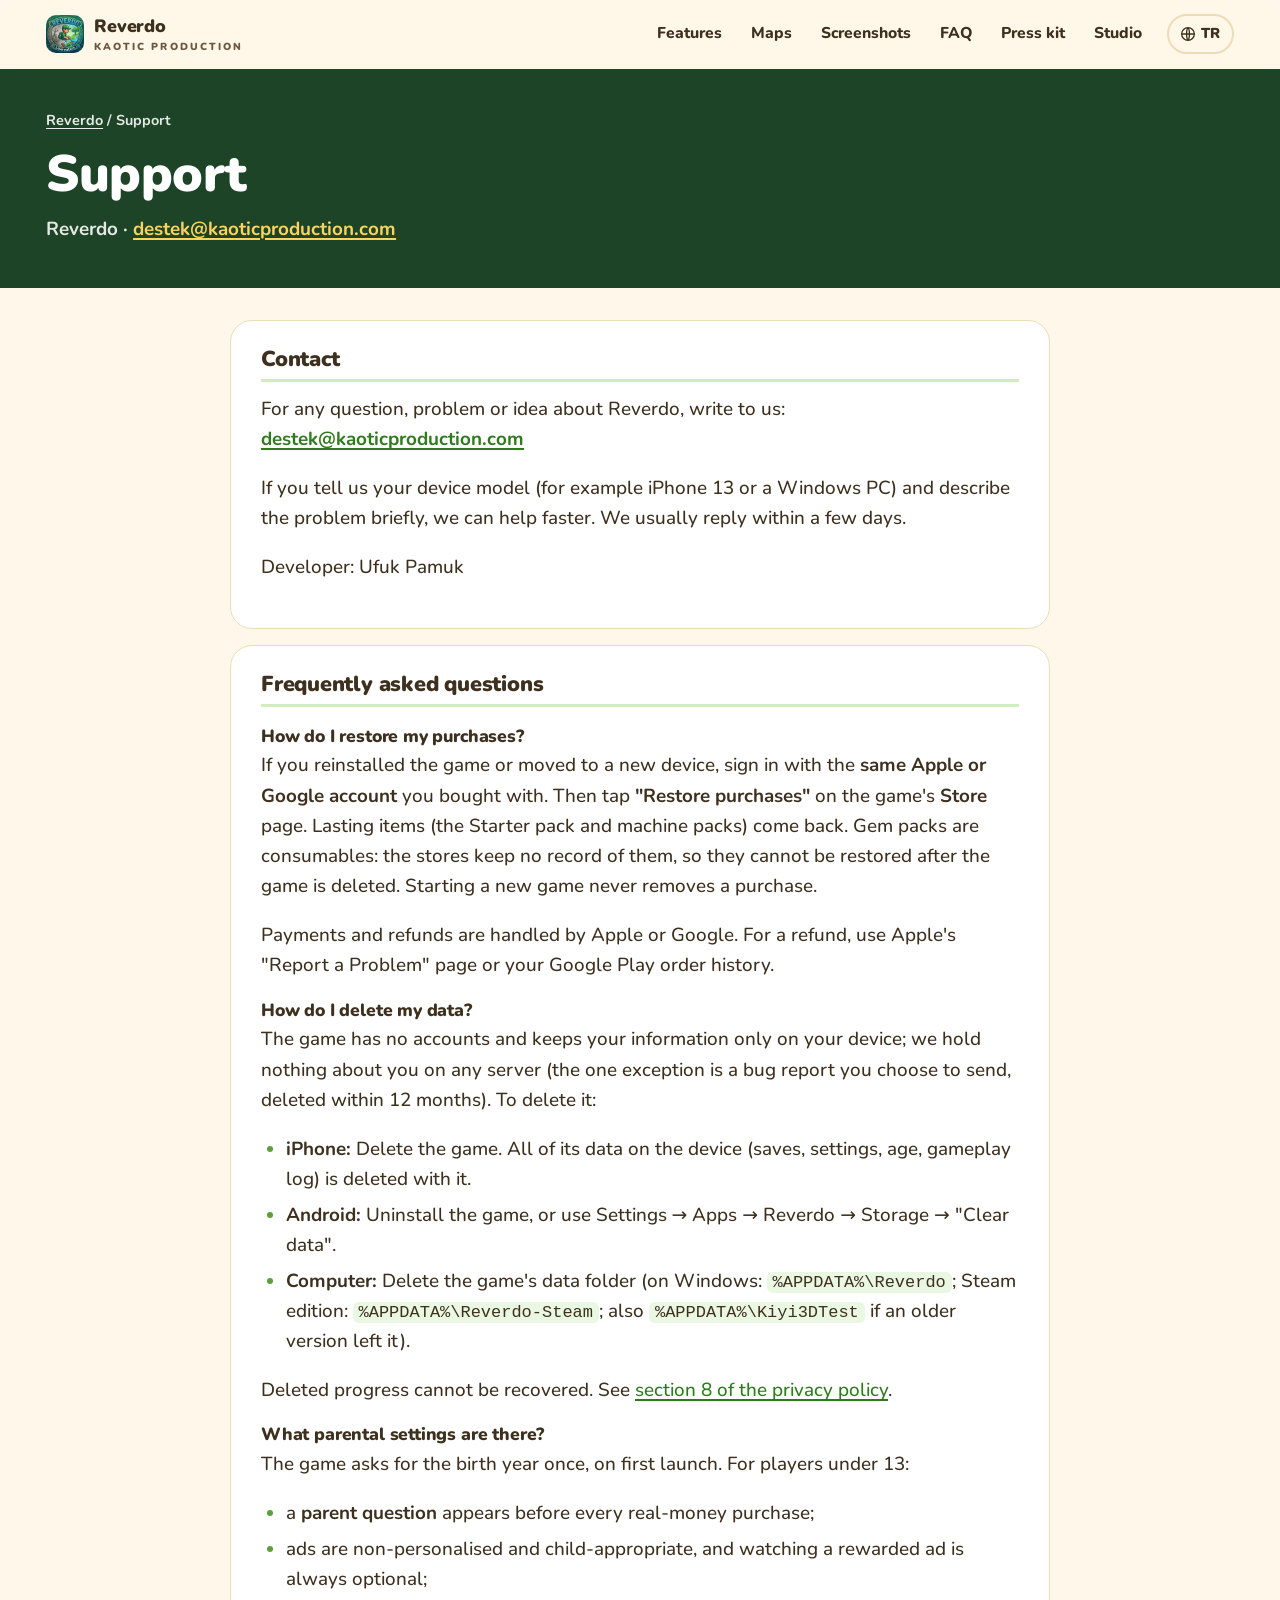
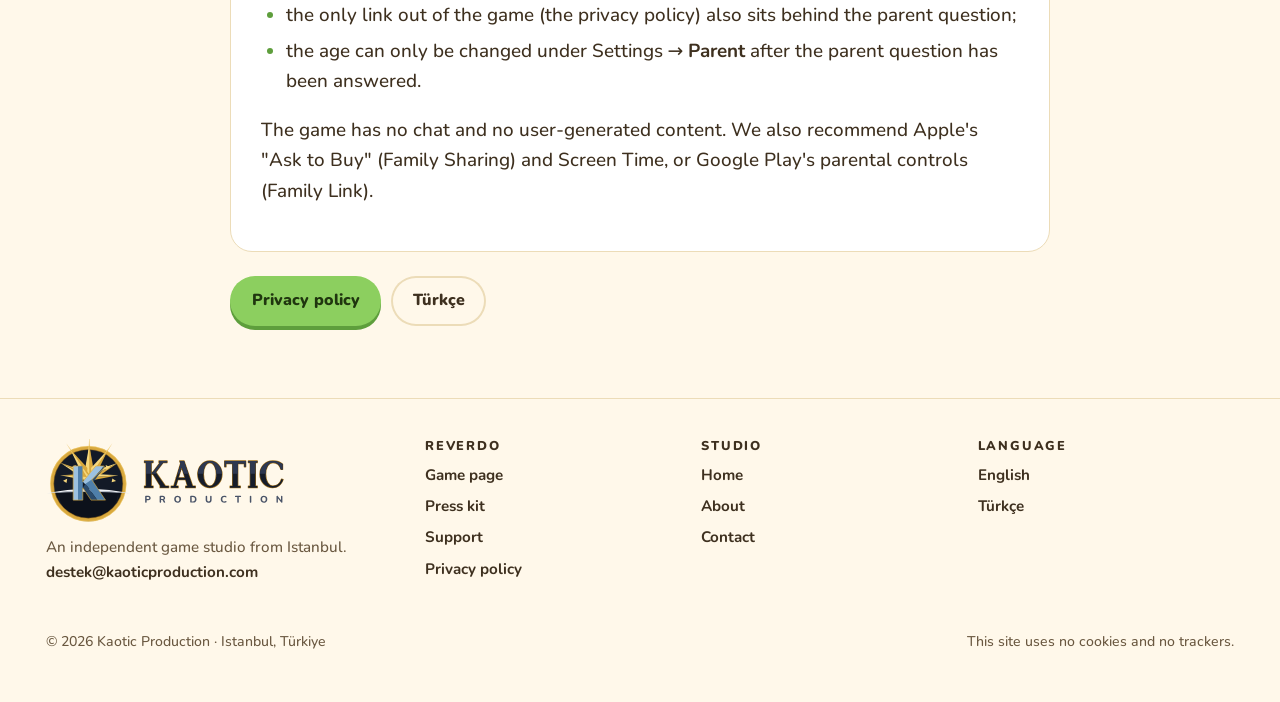
<file: reverdo/support/index.html>
<!doctype html>
<html lang="en">
<head>
<meta charset="utf-8">
<meta name="viewport" content="width=device-width, initial-scale=1, viewport-fit=cover">
<title>Reverdo · Support</title>
<meta name="description" content="Reverdo support: contact and frequently asked questions.">
<meta name="color-scheme" content="light dark">
<meta name="theme-color" content="#1d4426">
<meta name="referrer" content="strict-origin-when-cross-origin">
<link rel="canonical" href="https://kaoticproduction.com/reverdo/support/"><link rel="alternate" hreflang="en" href="https://kaoticproduction.com/reverdo/support/"><link rel="alternate" hreflang="tr" href="https://kaoticproduction.com/reverdo/destek/"><link rel="alternate" hreflang="x-default" href="https://kaoticproduction.com/reverdo/support/">
<meta property="og:type" content="website">
<meta property="og:site_name" content="Kaotic Production">
<meta property="og:title" content="Reverdo · Support">
<meta property="og:description" content="Reverdo support: contact and frequently asked questions.">
<meta property="og:url" content="https://kaoticproduction.com/reverdo/support/">
<meta property="og:image" content="https://kaoticproduction.com/assets/img/og-reverdo.jpg">
<meta property="og:image:width" content="1200">
<meta property="og:image:height" content="630">
<meta property="og:locale" content="en_US">
<meta property="og:locale:alternate" content="tr_TR">
<meta name="twitter:card" content="summary_large_image">
<meta name="twitter:title" content="Reverdo · Support">
<meta name="twitter:description" content="Reverdo support: contact and frequently asked questions.">
<meta name="twitter:image" content="https://kaoticproduction.com/assets/img/og-reverdo.jpg">
<link rel="icon" href="/reverdo/favicon-32.png" sizes="32x32" type="image/png"><link rel="apple-touch-icon" href="/reverdo/apple-touch-icon.png">
<link rel="preload" href="/assets/fonts/nunito-var.woff2" as="font" type="font/woff2" crossorigin>
<link rel="stylesheet" href="/assets/css/site.css?v=20261021c">

</head>
<body class="game">
<a class="skip" href="#main">Skip to content</a>
<div class="lang-hint" lang="tr"><div class="wrap"><span>Bu sayfanın Türkçesi de var.</span><a href="/reverdo/destek/" hreflang="tr">Türkçe sayfaya geç</a><button type="button" aria-label="Kapat">&times;</button></div></div>
<header class="site-header"><div class="wrap"><div class="bar"><a class="brand" href="/reverdo/"><img src="/assets/img/reverdo-icon-96.png" width="38" height="38" alt=""><span lang="en">Reverdo<span class="sub">Kaotic Production</span></span></a><nav class="nav" aria-label="Main"><a href="/reverdo/#features">Features</a><a href="/reverdo/#maps">Maps</a><a href="/reverdo/#gallery">Screenshots</a><a href="/reverdo/#faq">FAQ</a><a href="/reverdo/presskit/">Press kit</a><a href="/">Studio</a></nav><a class="lang" href="/reverdo/destek/" hreflang="tr" lang="tr" aria-label="Türkçe"><svg viewBox="0 0 24 24" fill="none" stroke="currentColor" stroke-width="2" aria-hidden="true"><circle cx="12" cy="12" r="9.5"/><path d="M2.5 12h19M12 2.5c2.8 3 2.8 16 0 19M12 2.5c-2.8 3-2.8 16 0 19"/></svg><span>TR</span></a>
<button class="menu-btn" type="button" aria-expanded="false" aria-controls="mnav" aria-label="Menu"><svg viewBox="0 0 24 24" fill="none" stroke="currentColor" stroke-width="2.4" stroke-linecap="round" aria-hidden="true"><path d="M4 7h16M4 12h16M4 17h16"/></svg></button></div>
<nav class="mobile-nav" id="mnav" aria-label="Main"><a href="/reverdo/#features">Features</a><a href="/reverdo/#maps">Maps</a><a href="/reverdo/#gallery">Screenshots</a><a href="/reverdo/#faq">FAQ</a><a href="/reverdo/presskit/">Press kit</a><a href="/">Studio</a></nav></div></header>
<main id="main">
<div class="legal-hero"><div class="wrap">
<p class="crumbs"><a href="/reverdo/">Reverdo</a> / Support</p>
<h1>Support</h1><p>Reverdo · <a href="mailto:destek@kaoticproduction.com">destek@kaoticproduction.com</a></p></div></div>
<div class="wrap"><div class="legal">
<section class="card">
<h2>Contact</h2>
<p>For any question, problem or idea about Reverdo, write to us: <strong><a href="mailto:destek@kaoticproduction.com">destek@kaoticproduction.com</a></strong></p>
<p>If you tell us your device model (for example iPhone 13 or a Windows PC) and describe the problem briefly, we can help faster. We usually reply within a few days.</p>
<p>Developer: Ufuk Pamuk</p>
</section>
<section class="card qa">
<h2>Frequently asked questions</h2>
<h3>How do I restore my purchases?</h3>
<p>If you reinstalled the game or moved to a new device, sign in with the <strong>same Apple or Google account</strong> you bought with. Then tap <strong>"Restore purchases"</strong> on the game's <strong>Store</strong> page. Lasting items (the Starter pack and machine packs) come back. Gem packs are consumables: the stores keep no record of them, so they cannot be restored after the game is deleted. Starting a new game never removes a purchase.</p>
<p>Payments and refunds are handled by Apple or Google. For a refund, use Apple's "Report a Problem" page or your Google Play order history.</p>
<h3>How do I delete my data?</h3>
<p>The game has no accounts and keeps your information only on your device; we hold nothing about you on any server (the one exception is a bug report you choose to send, deleted within 12 months). To delete it:</p>
<ul>
<li><strong>iPhone:</strong> Delete the game. All of its data on the device (saves, settings, age, gameplay log) is deleted with it.</li>
<li><strong>Android:</strong> Uninstall the game, or use Settings → Apps → Reverdo → Storage → "Clear data".</li>
<li><strong>Computer:</strong> Delete the game's data folder (on Windows: <code>%APPDATA%\Reverdo</code>; Steam edition: <code>%APPDATA%\Reverdo-Steam</code>; also <code>%APPDATA%\Kiyi3DTest</code> if an older version left it).</li>
</ul>
<p>Deleted progress cannot be recovered. See <a href="/reverdo/privacy/#s8">section 8 of the privacy policy</a>.</p>
<h3>What parental settings are there?</h3>
<p>The game asks for the birth year once, on first launch. For players under 13:</p>
<ul>
<li>a <strong>parent question</strong> appears before every real-money purchase;</li>
<li>ads are non-personalised and child-appropriate, and watching a rewarded ad is always optional;</li>
<li>the only link out of the game (the privacy policy) also sits behind the parent question;</li>
<li>the age can only be changed under Settings → <strong>Parent</strong> after the parent question has been answered.</li>
</ul>
<p>The game has no chat and no user-generated content. We also recommend Apple's "Ask to Buy" (Family Sharing) and Screen Time, or Google Play's parental controls (Family Link).</p>
</section>
<div class="switch"><a class="btn leaf" href="/reverdo/privacy/">Privacy policy</a><a class="btn ghost" href="/reverdo/destek/" hreflang="tr" lang="tr">Türkçe</a></div>
</div></div>
</main>
<footer class="site-footer"><div class="wrap">
<div class="cols">
<div><picture><source srcset="/assets/brand/kaotic-logo-dark-bg.svg" media="(prefers-color-scheme: dark)"><img class="logo" src="/assets/brand/kaotic-logo-light-bg.svg" width="240" height="85" alt="Kaotic Production"></picture>
<p>An independent game studio from Istanbul.<br><a href="mailto:destek@kaoticproduction.com">destek@kaoticproduction.com</a></p></div>
<div><h3>Reverdo</h3><ul>
<li><a href="/reverdo/">Game page</a></li>
<li><a href="/reverdo/presskit/">Press kit</a></li>
<li><a href="/reverdo/support/">Support</a></li>
<li><a href="/reverdo/privacy/">Privacy policy</a></li></ul></div>
<div><h3>Studio</h3><ul>
<li><a href="/">Home</a></li>
<li><a href="/#about">About</a></li>
<li><a href="/#contact">Contact</a></li></ul></div>
<div><h3>Language</h3><ul><li><a href="/reverdo/support/" hreflang="en" lang="en">English</a></li><li><a href="/reverdo/destek/" hreflang="tr" lang="tr">Türkçe</a></li></ul></div>
</div>
<div class="fine"><span>&copy; 2026 Kaotic Production &middot; Istanbul, Türkiye</span><span>This site uses no cookies and no trackers.</span></div>
</div></footer>
<script src="/assets/js/site.js?v=20261021c" defer></script>
</body>
</html>
</file>
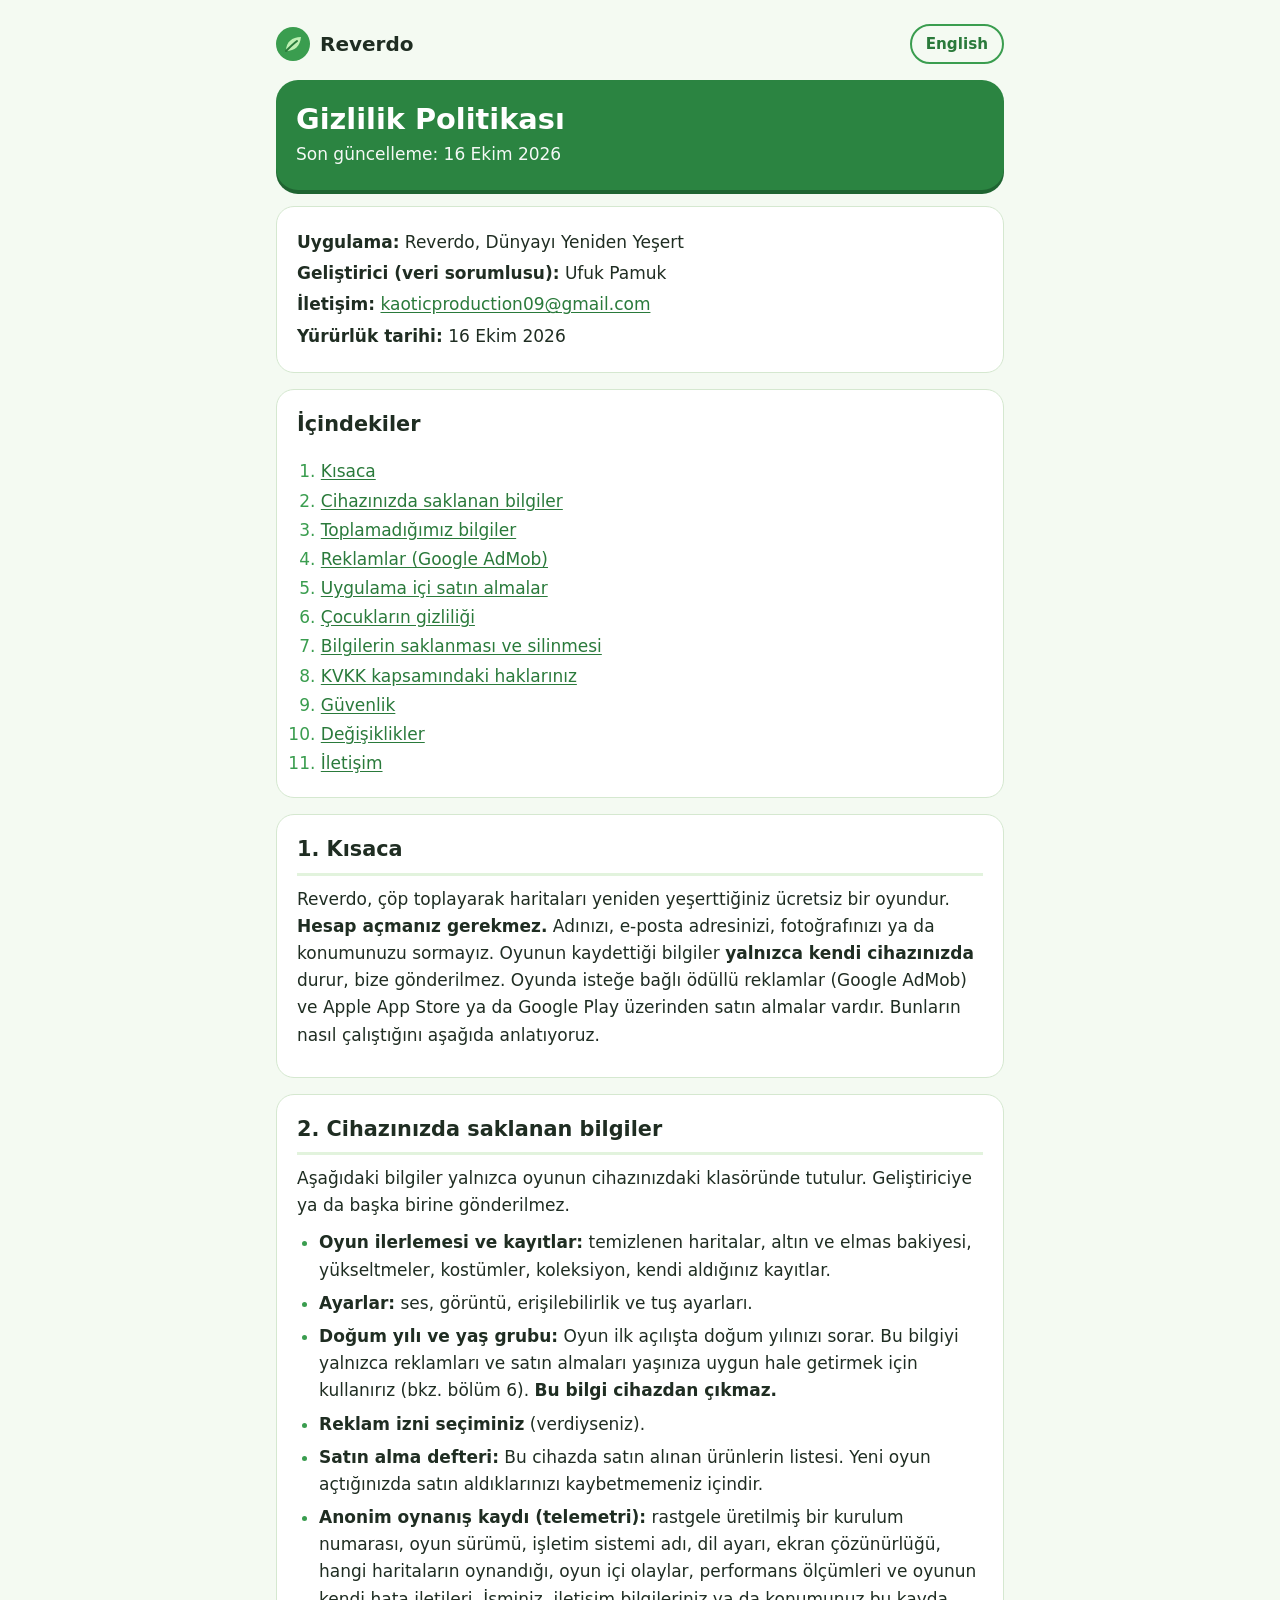
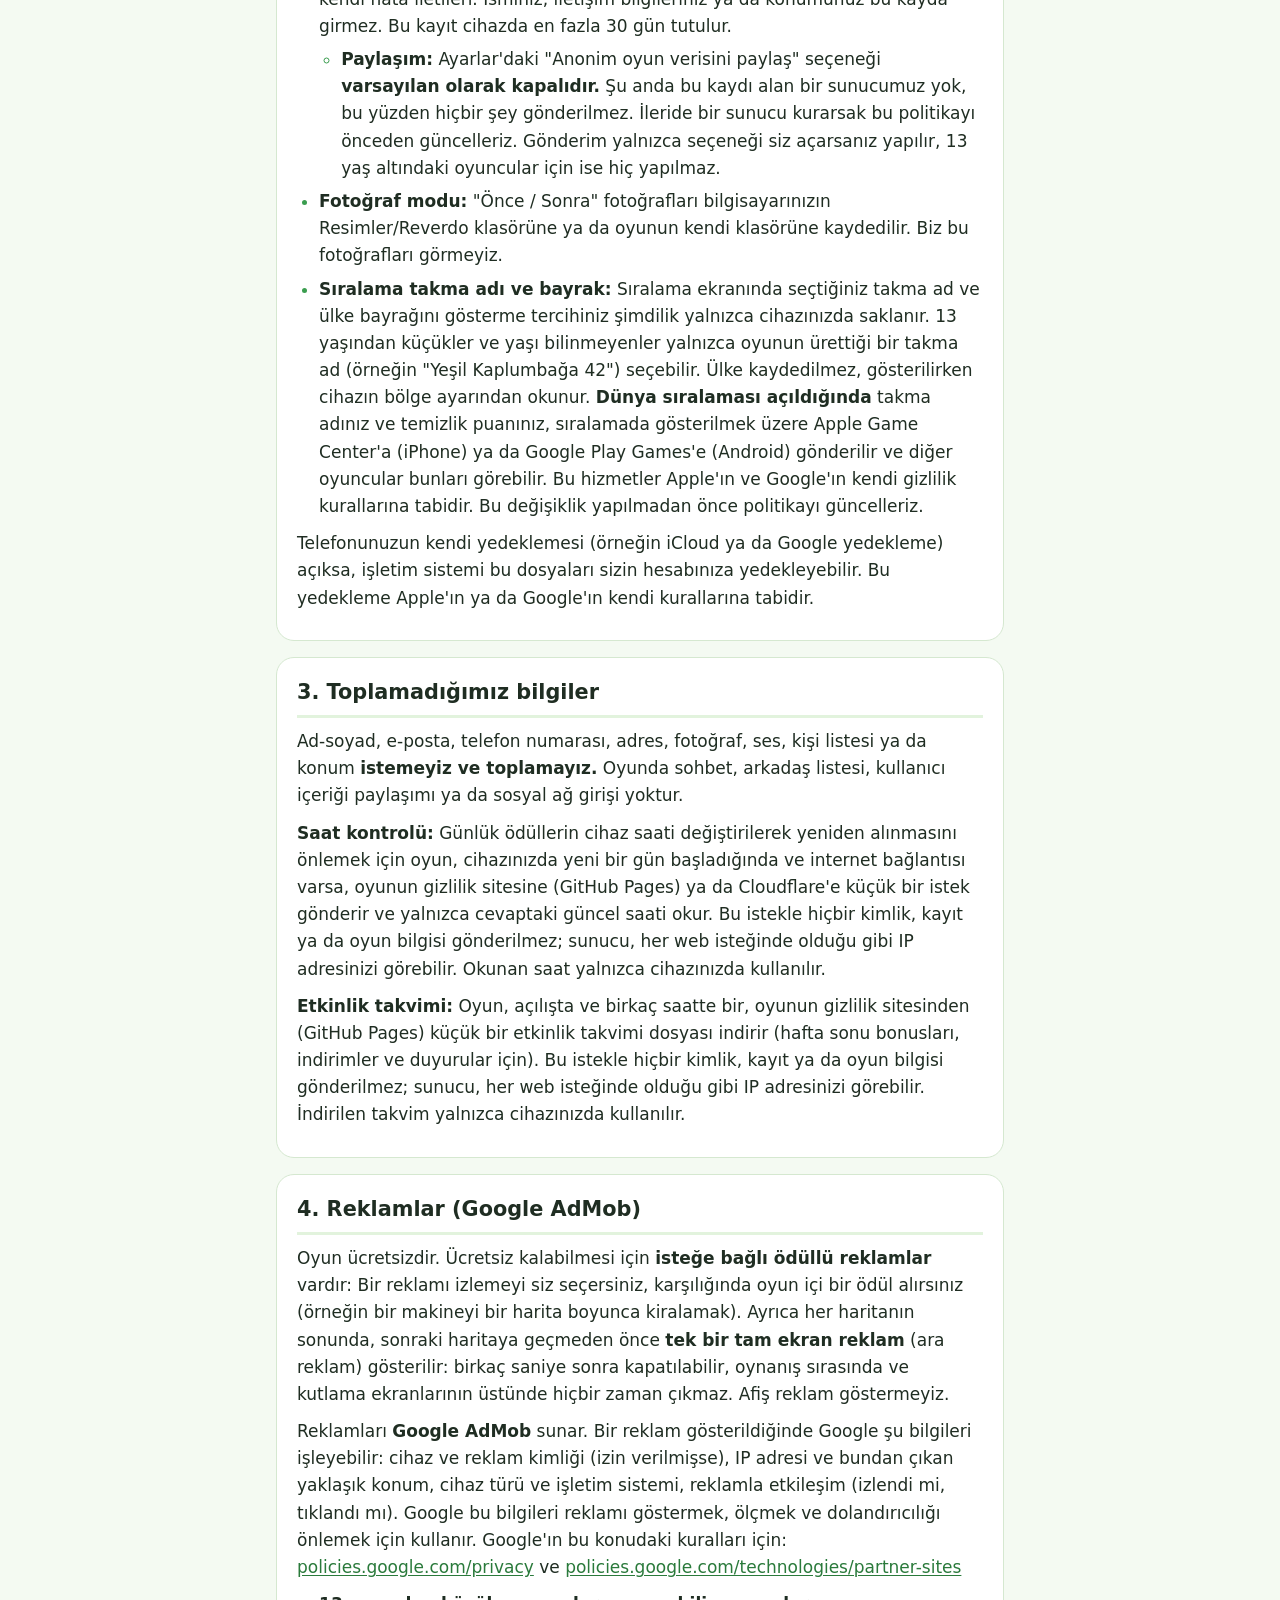
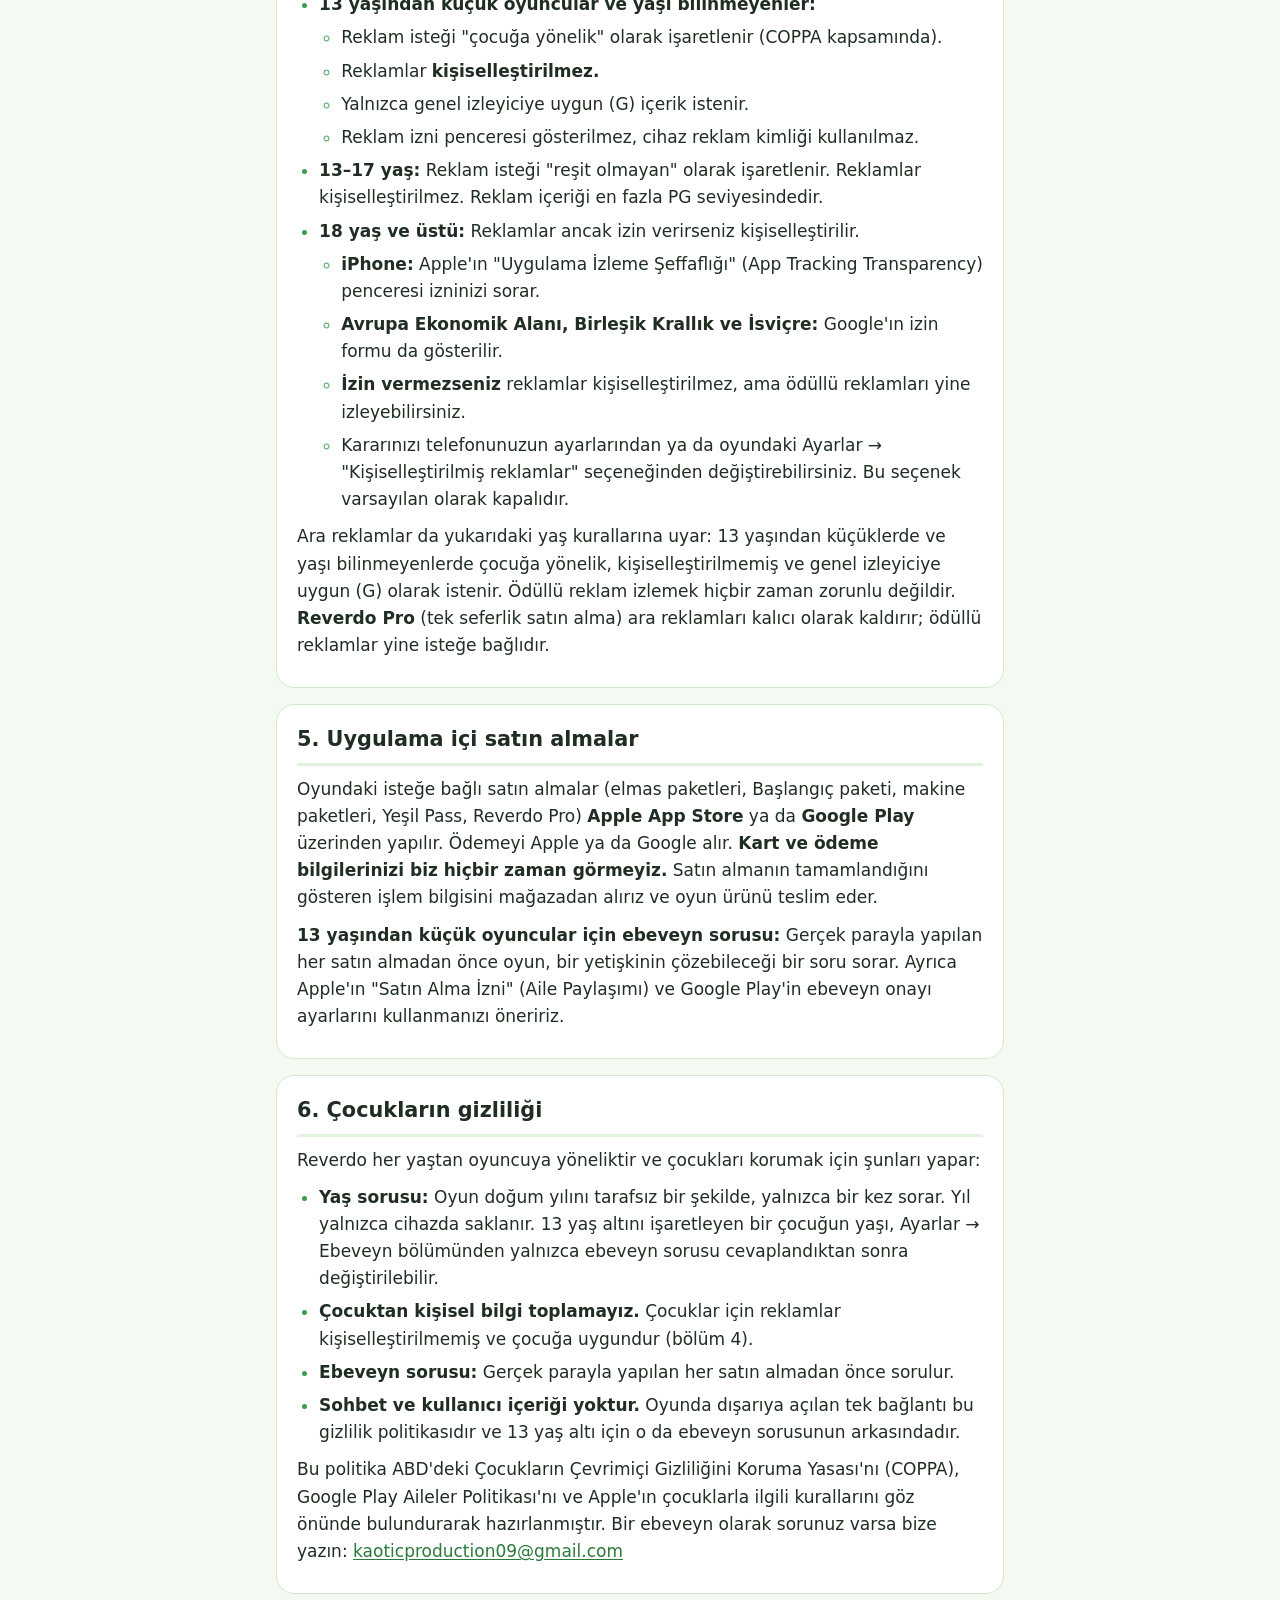
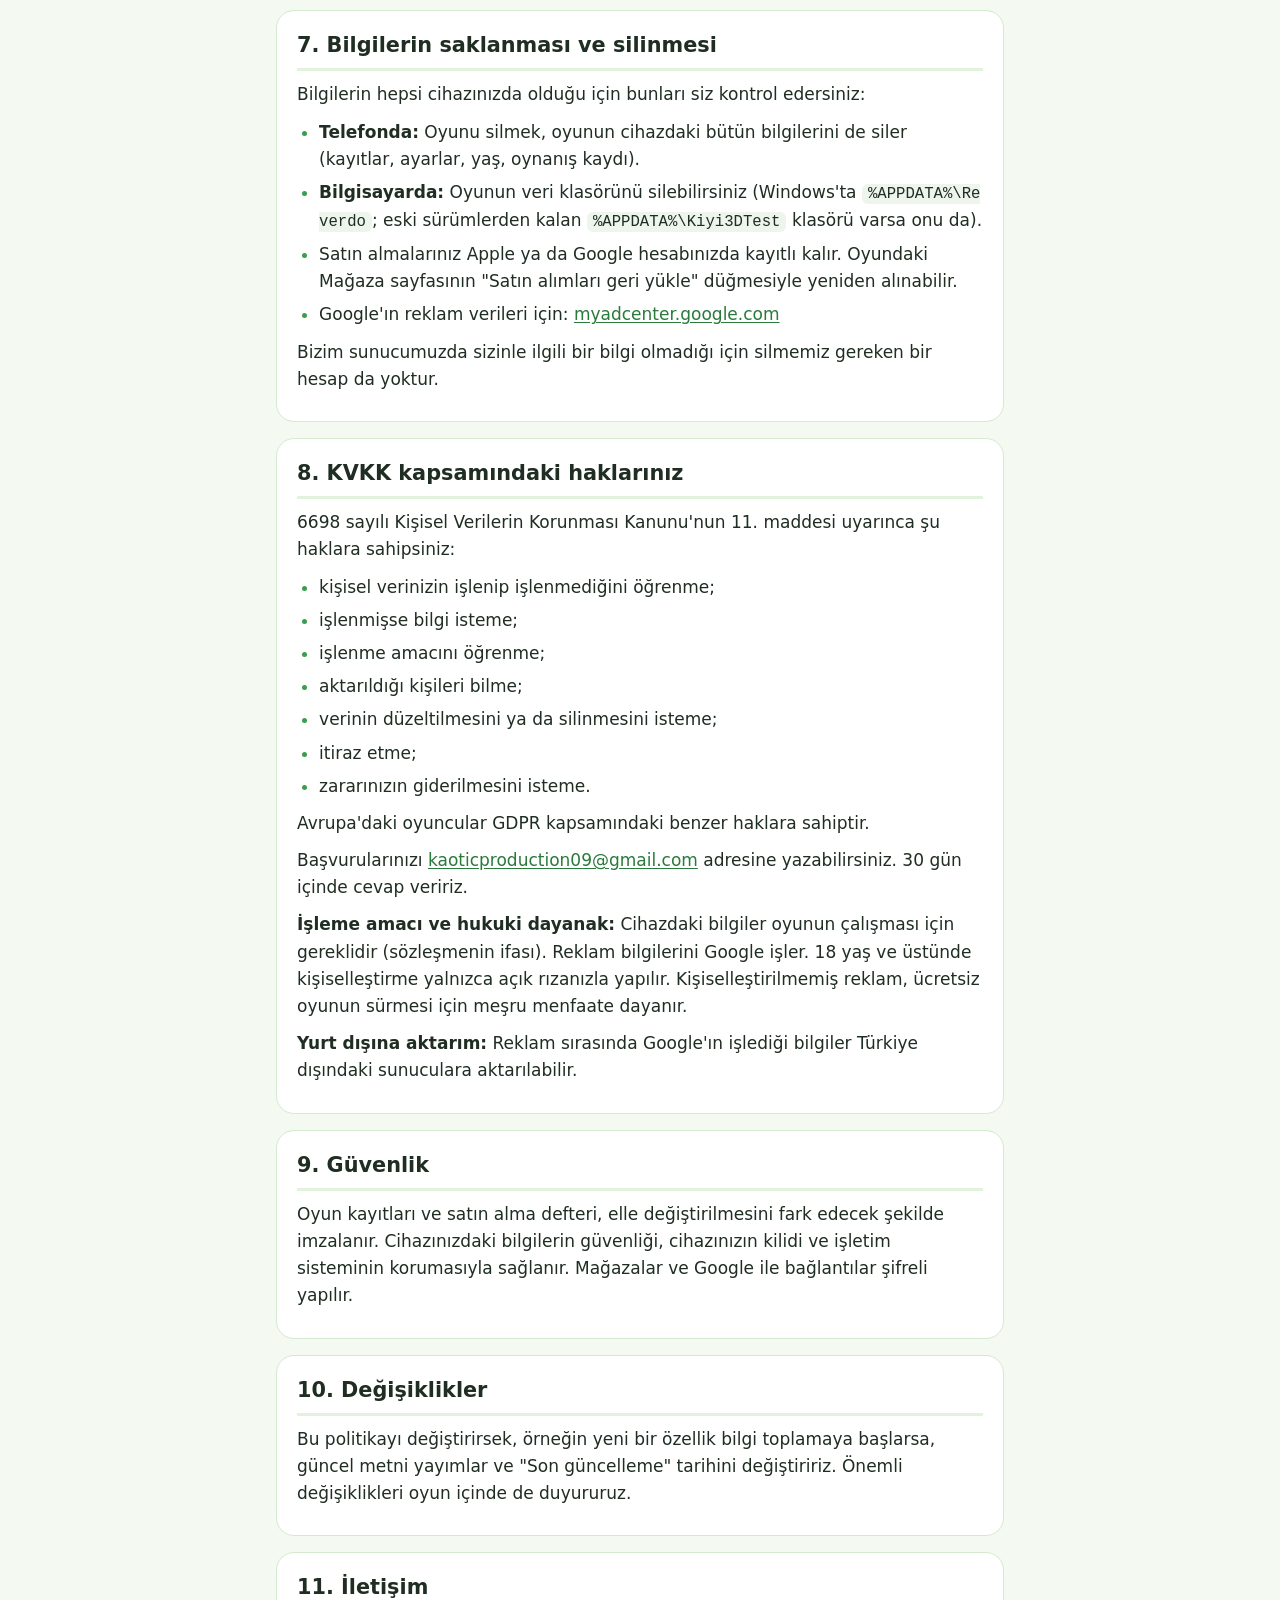
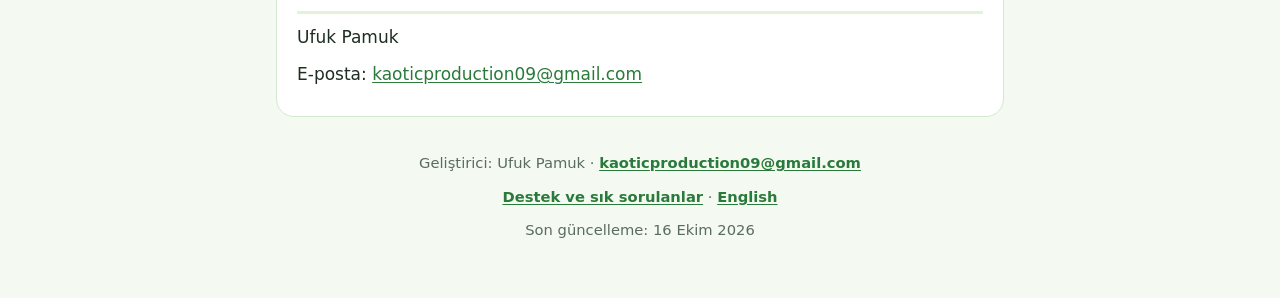
<file: tools/legal/index.html>
<!doctype html>
<html lang="tr">
<head>
<meta charset="utf-8">
<meta name="viewport" content="width=device-width, initial-scale=1">
<meta name="color-scheme" content="light dark">
<meta name="description" content="Reverdo oyununun gizlilik politikası: hangi bilgilerin cihazınızda kaldığı, reklamlar, satın almalar ve çocukların gizliliği.">
<meta name="referrer" content="no-referrer">
<title>Reverdo · Gizlilik Politikası</title>
<link rel="alternate" hreflang="en" href="en.html">
<style>
:root{--bg:#f4faf2;--card:#ffffff;--ink:#1f2d22;--muted:#5b6b5e;--green:#3a9d4f;--green-dark:#2a7a3b;--green-soft:#e2f3dd;--line:#d5e8d0;--code:#eef5ec;--hero:#2b8441;--hero-shadow:#1f6431}
@media (prefers-color-scheme:dark){:root{--bg:#121a14;--card:#1a251d;--ink:#e3eee4;--muted:#a3b5a6;--green:#6cc77d;--green-dark:#8fdc9d;--green-soft:#22382a;--line:#2c4232;--code:#22302a;--hero:#2a6e38;--hero-shadow:#1b4a26}}
*{box-sizing:border-box}
html{-webkit-text-size-adjust:100%}
body{margin:0;background:var(--bg);color:var(--ink);font:17px/1.6 system-ui,-apple-system,"Segoe UI",Roboto,"Helvetica Neue",Arial,sans-serif}
a{color:var(--green-dark);text-underline-offset:2px}
.wrap{max-width:760px;margin:0 auto;padding:16px}
header.top{display:flex;align-items:center;justify-content:space-between;gap:12px;padding:8px 0 16px}
.brand{display:flex;align-items:center;gap:10px;font-weight:800;font-size:1.25rem;color:var(--ink);text-decoration:none}
.brand svg{flex:none}
.lang{border:2px solid var(--green);border-radius:999px;padding:6px 14px;font-weight:700;font-size:.95rem;text-decoration:none;white-space:nowrap}
.lang:hover{background:var(--green-soft)}
.hero{background:var(--hero);color:#fff;border-radius:22px;padding:22px 20px;margin-bottom:16px;box-shadow:0 4px 0 var(--hero-shadow)}
.hero h1{margin:0 0 4px;font-size:1.8rem;line-height:1.2}
.hero p{margin:0;opacity:.95}
.card{background:var(--card);border:1px solid var(--line);border-radius:18px;padding:18px 20px;margin-bottom:16px}
.meta p{margin:4px 0}
nav.toc ol{margin:0;padding-left:1.4em}
nav.toc li{margin:2px 0}
nav.toc h2{margin-top:0}
section h2{font-size:1.3rem;margin:0 0 8px;padding-bottom:6px;border-bottom:3px solid var(--green-soft);scroll-margin-top:12px}
h2{font-size:1.3rem}
ul{padding-left:1.3em;margin:8px 0}
li{margin:6px 0}
li ul{margin:4px 0}
li::marker{color:var(--green)}
p{margin:10px 0}
code{background:var(--code);border-radius:6px;padding:1px 6px;font-size:.92em;word-break:break-all}
footer{color:var(--muted);font-size:.92rem;text-align:center;padding:8px 0 32px}
footer a{font-weight:600}
.faq h3{font-size:1.08rem;margin:16px 0 4px}
.faq h3:first-of-type{margin-top:4px}
</style>
</head>
<body>
<div class="wrap">
<header class="top">
<a class="brand" href="index.html"><svg width="34" height="34" viewBox="0 0 34 34" aria-hidden="true"><circle cx="17" cy="17" r="17" fill="#3a9d4f"/><path d="M10 24c0-9 6-14 15-14-1 9-6 14-15 14z" fill="#bff0b3"/><path d="M10 24c4-4 7-7 11-10" stroke="#2a7a3b" stroke-width="2" fill="none" stroke-linecap="round"/></svg><span>Reverdo</span></a>
<a class="lang" href="en.html" hreflang="en" lang="en">English</a>
</header>
<main>
<div class="hero">
<h1>Gizlilik Politikası</h1>
<p>Son güncelleme: 16 Ekim 2026</p>
</div>
<div class="card meta">
<p><strong>Uygulama:</strong> Reverdo, Dünyayı Yeniden Yeşert</p>
<p><strong>Geliştirici (veri sorumlusu):</strong> Ufuk Pamuk</p>
<p><strong>İletişim:</strong> <a href="mailto:kaoticproduction09@gmail.com">kaoticproduction09@gmail.com</a></p>
<p><strong>Yürürlük tarihi:</strong> 16 Ekim 2026</p>
</div>
<nav class="card toc" aria-label="İçindekiler">
<h2>İçindekiler</h2>
<ol>
<li><a href="#s1">Kısaca</a></li>
<li><a href="#s2">Cihazınızda saklanan bilgiler</a></li>
<li><a href="#s3">Toplamadığımız bilgiler</a></li>
<li><a href="#s4">Reklamlar (Google AdMob)</a></li>
<li><a href="#s5">Uygulama içi satın almalar</a></li>
<li><a href="#s6">Çocukların gizliliği</a></li>
<li><a href="#s7">Bilgilerin saklanması ve silinmesi</a></li>
<li><a href="#s8">KVKK kapsamındaki haklarınız</a></li>
<li><a href="#s9">Güvenlik</a></li>
<li><a href="#s10">Değişiklikler</a></li>
<li><a href="#s11">İletişim</a></li>
</ol>
</nav>
<section class="card" id="s1">
<h2>1. Kısaca</h2>
<p>Reverdo, çöp toplayarak haritaları yeniden yeşerttiğiniz ücretsiz bir oyundur. <strong>Hesap açmanız gerekmez.</strong> Adınızı, e-posta adresinizi, fotoğrafınızı ya da konumunuzu sormayız. Oyunun kaydettiği bilgiler <strong>yalnızca kendi cihazınızda</strong> durur, bize gönderilmez. Oyunda isteğe bağlı ödüllü reklamlar (Google AdMob) ve Apple App Store ya da Google Play üzerinden satın almalar vardır. Bunların nasıl çalıştığını aşağıda anlatıyoruz.</p>
</section>
<section class="card" id="s2">
<h2>2. Cihazınızda saklanan bilgiler</h2>
<p>Aşağıdaki bilgiler yalnızca oyunun cihazınızdaki klasöründe tutulur. Geliştiriciye ya da başka birine gönderilmez.</p>
<ul>
<li><strong>Oyun ilerlemesi ve kayıtlar:</strong> temizlenen haritalar, altın ve elmas bakiyesi, yükseltmeler, kostümler, koleksiyon, kendi aldığınız kayıtlar.</li>
<li><strong>Ayarlar:</strong> ses, görüntü, erişilebilirlik ve tuş ayarları.</li>
<li><strong>Doğum yılı ve yaş grubu:</strong> Oyun ilk açılışta doğum yılınızı sorar. Bu bilgiyi yalnızca reklamları ve satın almaları yaşınıza uygun hale getirmek için kullanırız (bkz. bölüm 6). <strong>Bu bilgi cihazdan çıkmaz.</strong></li>
<li><strong>Reklam izni seçiminiz</strong> (verdiyseniz).</li>
<li><strong>Satın alma defteri:</strong> Bu cihazda satın alınan ürünlerin listesi. Yeni oyun açtığınızda satın aldıklarınızı kaybetmemeniz içindir.</li>
<li><strong>Anonim oynanış kaydı (telemetri):</strong> rastgele üretilmiş bir kurulum numarası, oyun sürümü, işletim sistemi adı, dil ayarı, ekran çözünürlüğü, hangi haritaların oynandığı, oyun içi olaylar, performans ölçümleri ve oyunun kendi hata iletileri. İsminiz, iletişim bilgileriniz ya da konumunuz bu kayda girmez. Bu kayıt cihazda en fazla 30 gün tutulur.<ul><li><strong>Paylaşım:</strong> Ayarlar'daki "Anonim oyun verisini paylaş" seçeneği <strong>varsayılan olarak kapalıdır.</strong> Şu anda bu kaydı alan bir sunucumuz yok, bu yüzden hiçbir şey gönderilmez. İleride bir sunucu kurarsak bu politikayı önceden güncelleriz. Gönderim yalnızca seçeneği siz açarsanız yapılır, 13 yaş altındaki oyuncular için ise hiç yapılmaz.</li></ul></li>
<li><strong>Fotoğraf modu:</strong> "Önce / Sonra" fotoğrafları bilgisayarınızın Resimler/Reverdo klasörüne ya da oyunun kendi klasörüne kaydedilir. Biz bu fotoğrafları görmeyiz.</li>
<li><strong>Sıralama takma adı ve bayrak:</strong> Sıralama ekranında seçtiğiniz takma ad ve ülke bayrağını gösterme tercihiniz şimdilik yalnızca cihazınızda saklanır. 13 yaşından küçükler ve yaşı bilinmeyenler yalnızca oyunun ürettiği bir takma ad (örneğin "Yeşil Kaplumbağa 42") seçebilir. Ülke kaydedilmez, gösterilirken cihazın bölge ayarından okunur. <strong>Dünya sıralaması açıldığında</strong> takma adınız ve temizlik puanınız, sıralamada gösterilmek üzere Apple Game Center'a (iPhone) ya da Google Play Games'e (Android) gönderilir ve diğer oyuncular bunları görebilir. Bu hizmetler Apple'ın ve Google'ın kendi gizlilik kurallarına tabidir. Bu değişiklik yapılmadan önce politikayı güncelleriz.</li>
</ul>
<p>Telefonunuzun kendi yedeklemesi (örneğin iCloud ya da Google yedekleme) açıksa, işletim sistemi bu dosyaları sizin hesabınıza yedekleyebilir. Bu yedekleme Apple'ın ya da Google'ın kendi kurallarına tabidir.</p>
</section>
<section class="card" id="s3">
<h2>3. Toplamadığımız bilgiler</h2>
<p>Ad-soyad, e-posta, telefon numarası, adres, fotoğraf, ses, kişi listesi ya da konum <strong>istemeyiz ve toplamayız.</strong> Oyunda sohbet, arkadaş listesi, kullanıcı içeriği paylaşımı ya da sosyal ağ girişi yoktur.</p>
<p><strong>Saat kontrolü:</strong> Günlük ödüllerin cihaz saati değiştirilerek yeniden alınmasını önlemek için oyun, cihazınızda yeni bir gün başladığında ve internet bağlantısı varsa, oyunun gizlilik sitesine (GitHub Pages) ya da Cloudflare'e küçük bir istek gönderir ve yalnızca cevaptaki güncel saati okur. Bu istekle hiçbir kimlik, kayıt ya da oyun bilgisi gönderilmez; sunucu, her web isteğinde olduğu gibi IP adresinizi görebilir. Okunan saat yalnızca cihazınızda kullanılır.</p>
<p><strong>Etkinlik takvimi:</strong> Oyun, açılışta ve birkaç saatte bir, oyunun gizlilik sitesinden (GitHub Pages) küçük bir etkinlik takvimi dosyası indirir (hafta sonu bonusları, indirimler ve duyurular için). Bu istekle hiçbir kimlik, kayıt ya da oyun bilgisi gönderilmez; sunucu, her web isteğinde olduğu gibi IP adresinizi görebilir. İndirilen takvim yalnızca cihazınızda kullanılır.</p>
</section>
<section class="card" id="s4">
<h2>4. Reklamlar (Google AdMob)</h2>
<p>Oyun ücretsizdir. Ücretsiz kalabilmesi için <strong>isteğe bağlı ödüllü reklamlar</strong> vardır: Bir reklamı izlemeyi siz seçersiniz, karşılığında oyun içi bir ödül alırsınız (örneğin bir makineyi bir harita boyunca kiralamak). Ayrıca her haritanın sonunda, sonraki haritaya geçmeden önce <strong>tek bir tam ekran reklam</strong> (ara reklam) gösterilir: birkaç saniye sonra kapatılabilir, oynanış sırasında ve kutlama ekranlarının üstünde hiçbir zaman çıkmaz. Afiş reklam göstermeyiz.</p>
<p>Reklamları <strong>Google AdMob</strong> sunar. Bir reklam gösterildiğinde Google şu bilgileri işleyebilir: cihaz ve reklam kimliği (izin verilmişse), IP adresi ve bundan çıkan yaklaşık konum, cihaz türü ve işletim sistemi, reklamla etkileşim (izlendi mi, tıklandı mı). Google bu bilgileri reklamı göstermek, ölçmek ve dolandırıcılığı önlemek için kullanır. Google'ın bu konudaki kuralları için: <a href="https://policies.google.com/privacy" rel="noopener noreferrer">policies.google.com/privacy</a> ve <a href="https://policies.google.com/technologies/partner-sites" rel="noopener noreferrer">policies.google.com/technologies/partner-sites</a></p>
<ul>
<li><strong>13 yaşından küçük oyuncular ve yaşı bilinmeyenler:</strong><ul><li>Reklam isteği "çocuğa yönelik" olarak işaretlenir (COPPA kapsamında).</li><li>Reklamlar <strong>kişiselleştirilmez.</strong></li><li>Yalnızca genel izleyiciye uygun (G) içerik istenir.</li><li>Reklam izni penceresi gösterilmez, cihaz reklam kimliği kullanılmaz.</li></ul></li>
<li><strong>13–17 yaş:</strong> Reklam isteği "reşit olmayan" olarak işaretlenir. Reklamlar kişiselleştirilmez. Reklam içeriği en fazla PG seviyesindedir.</li>
<li><strong>18 yaş ve üstü:</strong> Reklamlar ancak izin verirseniz kişiselleştirilir.<ul><li><strong>iPhone:</strong> Apple'ın "Uygulama İzleme Şeffaflığı" (App Tracking Transparency) penceresi izninizi sorar.</li><li><strong>Avrupa Ekonomik Alanı, Birleşik Krallık ve İsviçre:</strong> Google'ın izin formu da gösterilir.</li><li><strong>İzin vermezseniz</strong> reklamlar kişiselleştirilmez, ama ödüllü reklamları yine izleyebilirsiniz.</li><li>Kararınızı telefonunuzun ayarlarından ya da oyundaki Ayarlar → "Kişiselleştirilmiş reklamlar" seçeneğinden değiştirebilirsiniz. Bu seçenek varsayılan olarak kapalıdır.</li></ul></li>
</ul>
<p>Ara reklamlar da yukarıdaki yaş kurallarına uyar: 13 yaşından küçüklerde ve yaşı bilinmeyenlerde çocuğa yönelik, kişiselleştirilmemiş ve genel izleyiciye uygun (G) olarak istenir. Ödüllü reklam izlemek hiçbir zaman zorunlu değildir. <strong>Reverdo Pro</strong> (tek seferlik satın alma) ara reklamları kalıcı olarak kaldırır; ödüllü reklamlar yine isteğe bağlıdır.</p>
</section>
<section class="card" id="s5">
<h2>5. Uygulama içi satın almalar</h2>
<p>Oyundaki isteğe bağlı satın almalar (elmas paketleri, Başlangıç paketi, makine paketleri, Yeşil Pass, Reverdo Pro) <strong>Apple App Store</strong> ya da <strong>Google Play</strong> üzerinden yapılır. Ödemeyi Apple ya da Google alır. <strong>Kart ve ödeme bilgilerinizi biz hiçbir zaman görmeyiz.</strong> Satın almanın tamamlandığını gösteren işlem bilgisini mağazadan alırız ve oyun ürünü teslim eder.</p>
<p><strong>13 yaşından küçük oyuncular için ebeveyn sorusu:</strong> Gerçek parayla yapılan her satın almadan önce oyun, bir yetişkinin çözebileceği bir soru sorar. Ayrıca Apple'ın "Satın Alma İzni" (Aile Paylaşımı) ve Google Play'in ebeveyn onayı ayarlarını kullanmanızı öneririz.</p>
</section>
<section class="card" id="s6">
<h2>6. Çocukların gizliliği</h2>
<p>Reverdo her yaştan oyuncuya yöneliktir ve çocukları korumak için şunları yapar:</p>
<ul>
<li><strong>Yaş sorusu:</strong> Oyun doğum yılını tarafsız bir şekilde, yalnızca bir kez sorar. Yıl yalnızca cihazda saklanır. 13 yaş altını işaretleyen bir çocuğun yaşı, Ayarlar → Ebeveyn bölümünden yalnızca ebeveyn sorusu cevaplandıktan sonra değiştirilebilir.</li>
<li><strong>Çocuktan kişisel bilgi toplamayız.</strong> Çocuklar için reklamlar kişiselleştirilmemiş ve çocuğa uygundur (bölüm 4).</li>
<li><strong>Ebeveyn sorusu:</strong> Gerçek parayla yapılan her satın almadan önce sorulur.</li>
<li><strong>Sohbet ve kullanıcı içeriği yoktur.</strong> Oyunda dışarıya açılan tek bağlantı bu gizlilik politikasıdır ve 13 yaş altı için o da ebeveyn sorusunun arkasındadır.</li>
</ul>
<p>Bu politika ABD'deki Çocukların Çevrimiçi Gizliliğini Koruma Yasası'nı (COPPA), Google Play Aileler Politikası'nı ve Apple'ın çocuklarla ilgili kurallarını göz önünde bulundurarak hazırlanmıştır. Bir ebeveyn olarak sorunuz varsa bize yazın: <a href="mailto:kaoticproduction09@gmail.com">kaoticproduction09@gmail.com</a></p>
</section>
<section class="card" id="s7">
<h2>7. Bilgilerin saklanması ve silinmesi</h2>
<p>Bilgilerin hepsi cihazınızda olduğu için bunları siz kontrol edersiniz:</p>
<ul>
<li><strong>Telefonda:</strong> Oyunu silmek, oyunun cihazdaki bütün bilgilerini de siler (kayıtlar, ayarlar, yaş, oynanış kaydı).</li>
<li><strong>Bilgisayarda:</strong> Oyunun veri klasörünü silebilirsiniz (Windows'ta <code>%APPDATA%\Reverdo</code>; eski sürümlerden kalan <code>%APPDATA%\Kiyi3DTest</code> klasörü varsa onu da).</li>
<li>Satın almalarınız Apple ya da Google hesabınızda kayıtlı kalır. Oyundaki Mağaza sayfasının "Satın alımları geri yükle" düğmesiyle yeniden alınabilir.</li>
<li>Google'ın reklam verileri için: <a href="https://myadcenter.google.com" rel="noopener noreferrer">myadcenter.google.com</a></li>
</ul>
<p>Bizim sunucumuzda sizinle ilgili bir bilgi olmadığı için silmemiz gereken bir hesap da yoktur.</p>
</section>
<section class="card" id="s8">
<h2>8. KVKK kapsamındaki haklarınız</h2>
<p>6698 sayılı Kişisel Verilerin Korunması Kanunu'nun 11. maddesi uyarınca şu haklara sahipsiniz:</p>
<ul>
<li>kişisel verinizin işlenip işlenmediğini öğrenme;</li>
<li>işlenmişse bilgi isteme;</li>
<li>işlenme amacını öğrenme;</li>
<li>aktarıldığı kişileri bilme;</li>
<li>verinin düzeltilmesini ya da silinmesini isteme;</li>
<li>itiraz etme;</li>
<li>zararınızın giderilmesini isteme.</li>
</ul>
<p>Avrupa'daki oyuncular GDPR kapsamındaki benzer haklara sahiptir.</p>
<p>Başvurularınızı <a href="mailto:kaoticproduction09@gmail.com">kaoticproduction09@gmail.com</a> adresine yazabilirsiniz. 30 gün içinde cevap veririz.</p>
<p><strong>İşleme amacı ve hukuki dayanak:</strong> Cihazdaki bilgiler oyunun çalışması için gereklidir (sözleşmenin ifası). Reklam bilgilerini Google işler. 18 yaş ve üstünde kişiselleştirme yalnızca açık rızanızla yapılır. Kişiselleştirilmemiş reklam, ücretsiz oyunun sürmesi için meşru menfaate dayanır.</p>
<p><strong>Yurt dışına aktarım:</strong> Reklam sırasında Google'ın işlediği bilgiler Türkiye dışındaki sunuculara aktarılabilir.</p>
</section>
<section class="card" id="s9">
<h2>9. Güvenlik</h2>
<p>Oyun kayıtları ve satın alma defteri, elle değiştirilmesini fark edecek şekilde imzalanır. Cihazınızdaki bilgilerin güvenliği, cihazınızın kilidi ve işletim sisteminin korumasıyla sağlanır. Mağazalar ve Google ile bağlantılar şifreli yapılır.</p>
</section>
<section class="card" id="s10">
<h2>10. Değişiklikler</h2>
<p>Bu politikayı değiştirirsek, örneğin yeni bir özellik bilgi toplamaya başlarsa, güncel metni yayımlar ve "Son güncelleme" tarihini değiştiririz. Önemli değişiklikleri oyun içinde de duyururuz.</p>
</section>
<section class="card" id="s11">
<h2>11. İletişim</h2>
<p>Ufuk Pamuk</p>
<p>E-posta: <a href="mailto:kaoticproduction09@gmail.com">kaoticproduction09@gmail.com</a></p>
</section>
</main>
<footer>
<p>Geliştirici: Ufuk Pamuk · <a href="mailto:kaoticproduction09@gmail.com">kaoticproduction09@gmail.com</a></p>
<p><a href="support.html">Destek ve sık sorulanlar</a> · <a href="en.html" hreflang="en">English</a></p>
<p>Son güncelleme: 16 Ekim 2026</p>
</footer>
</div>
</body>
</html>
</file>
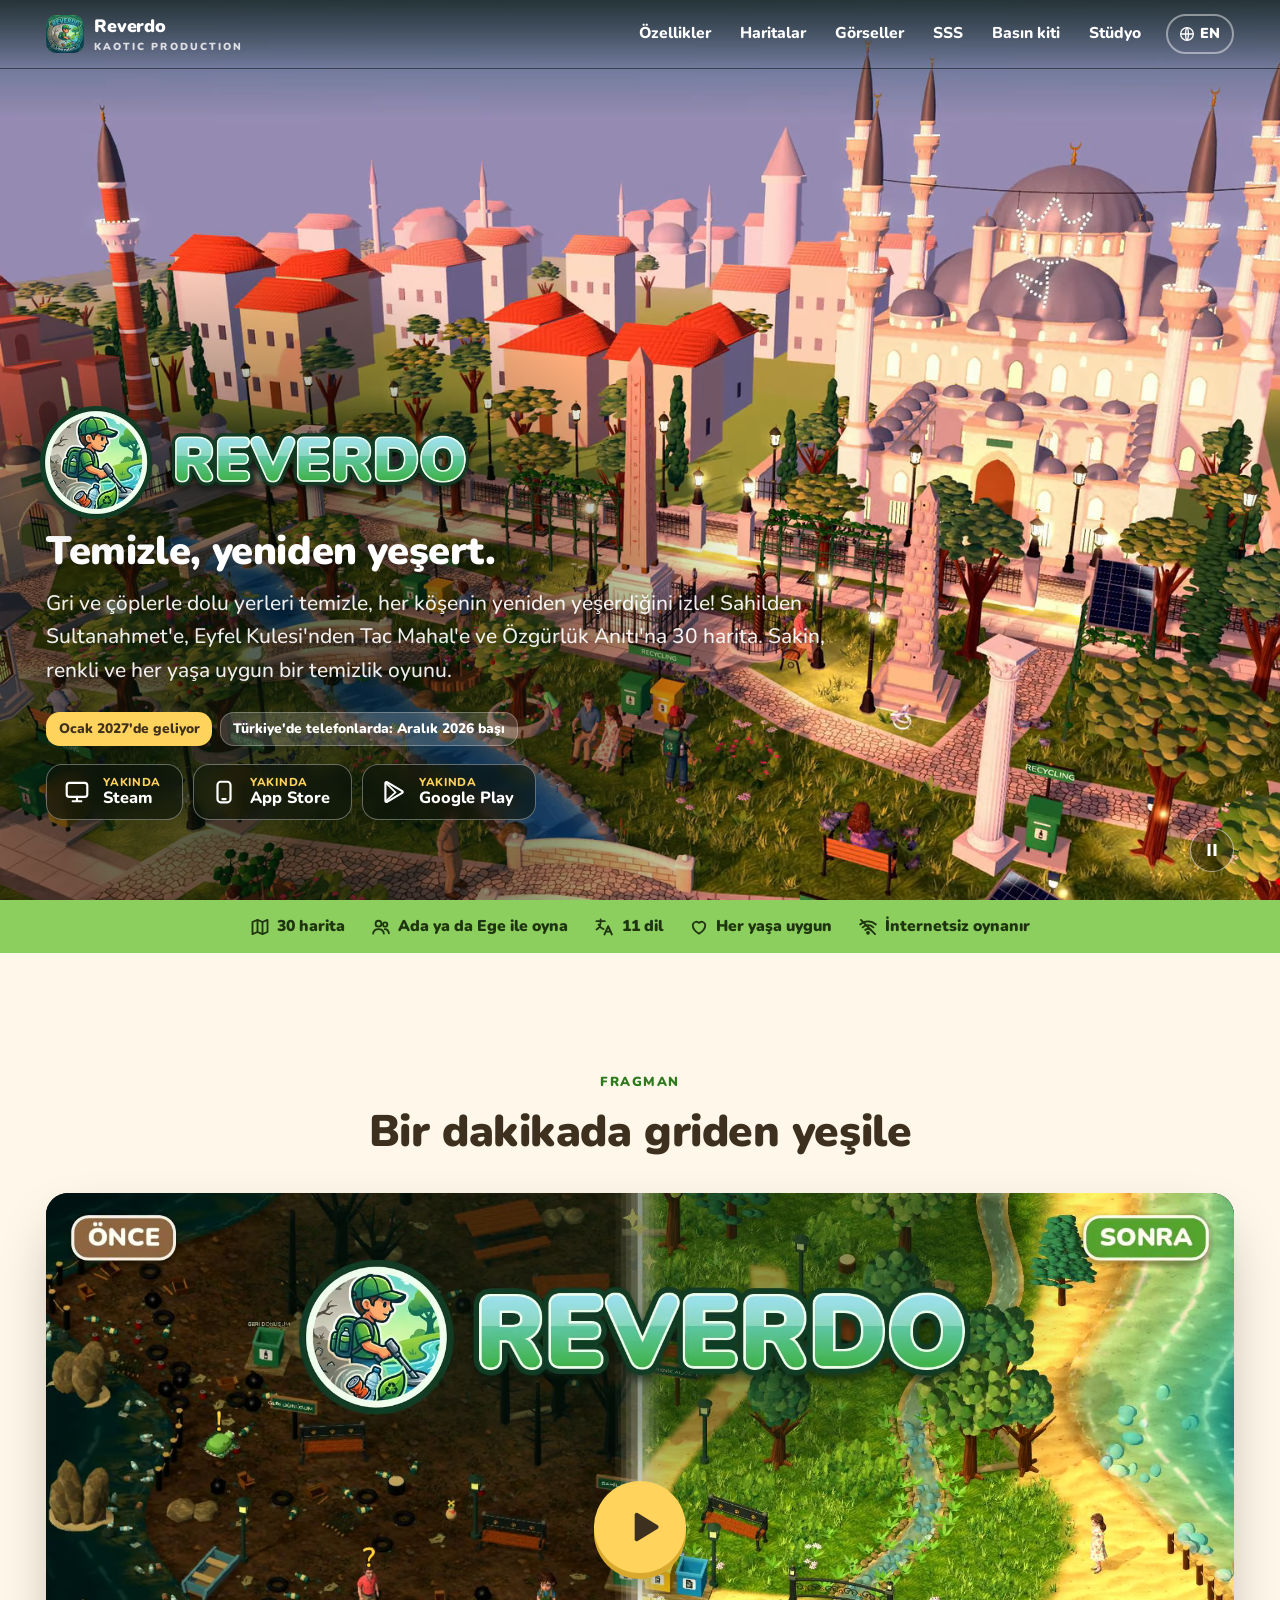
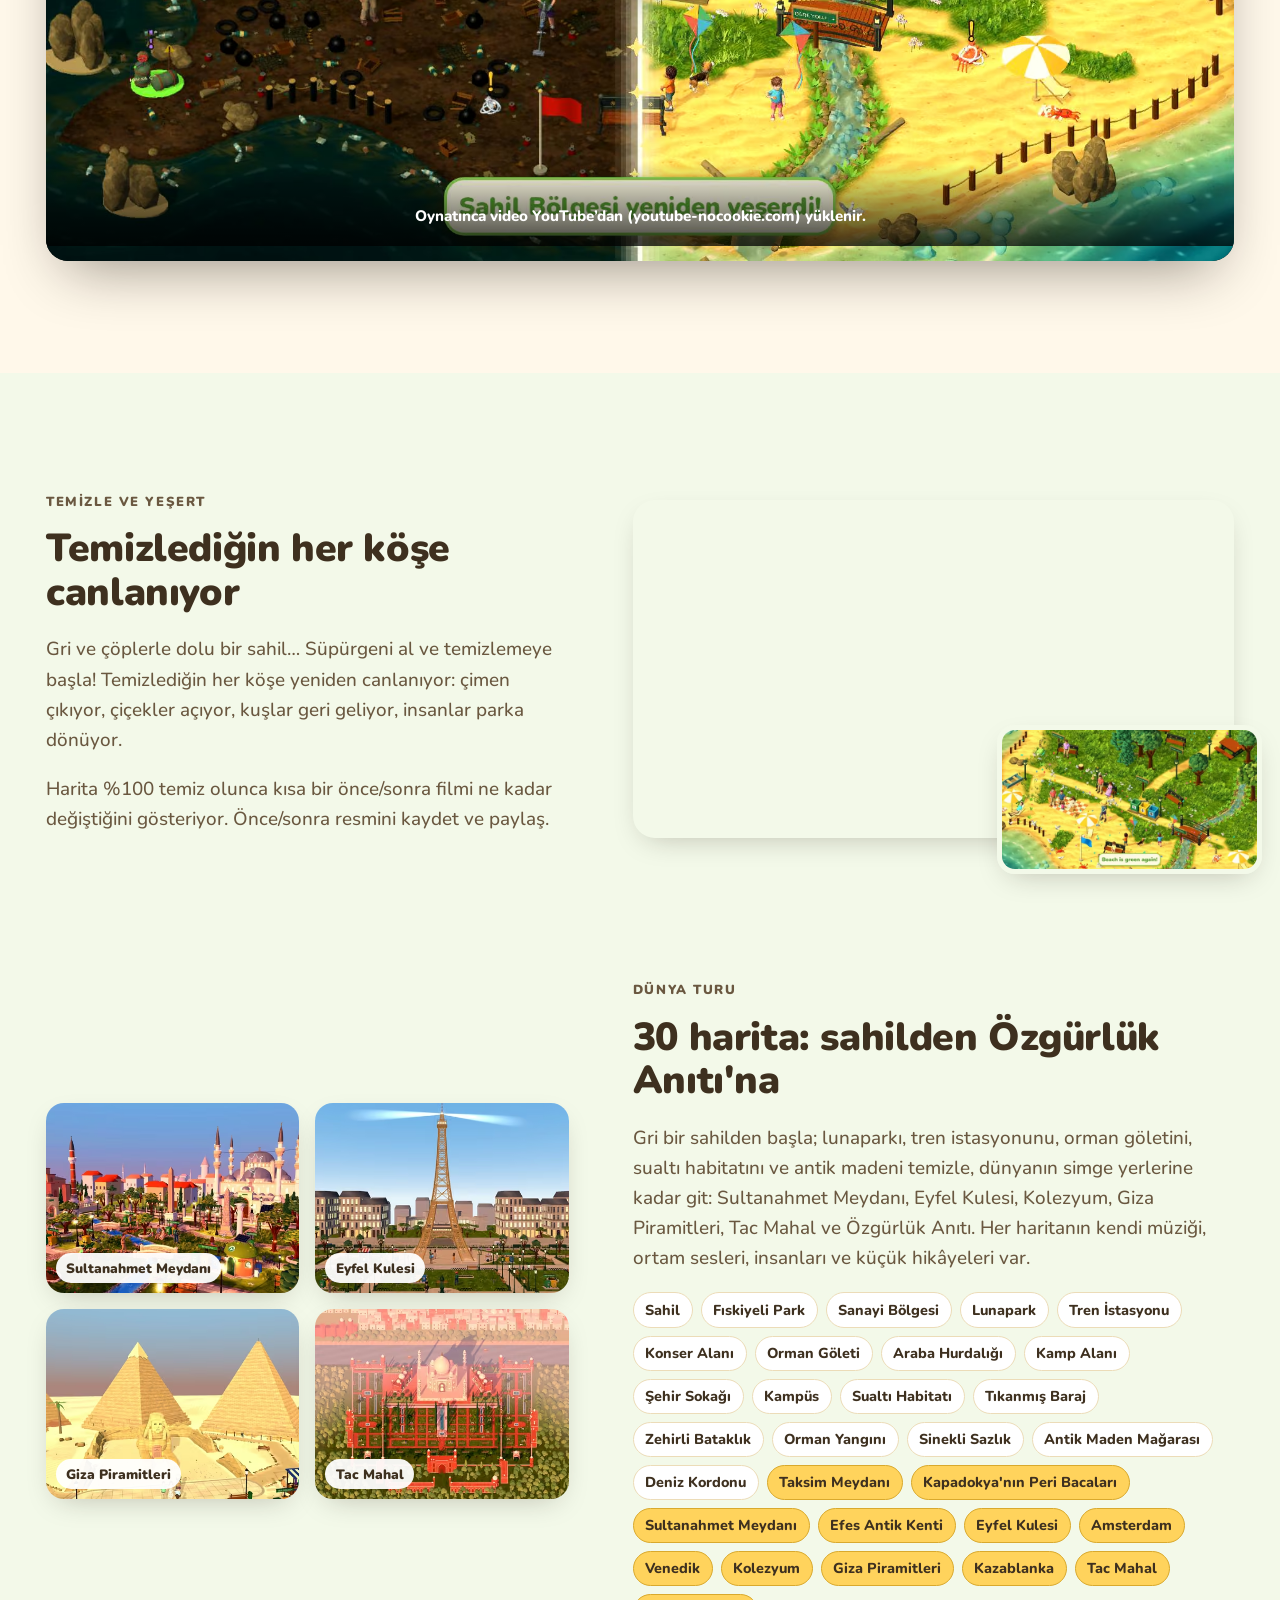
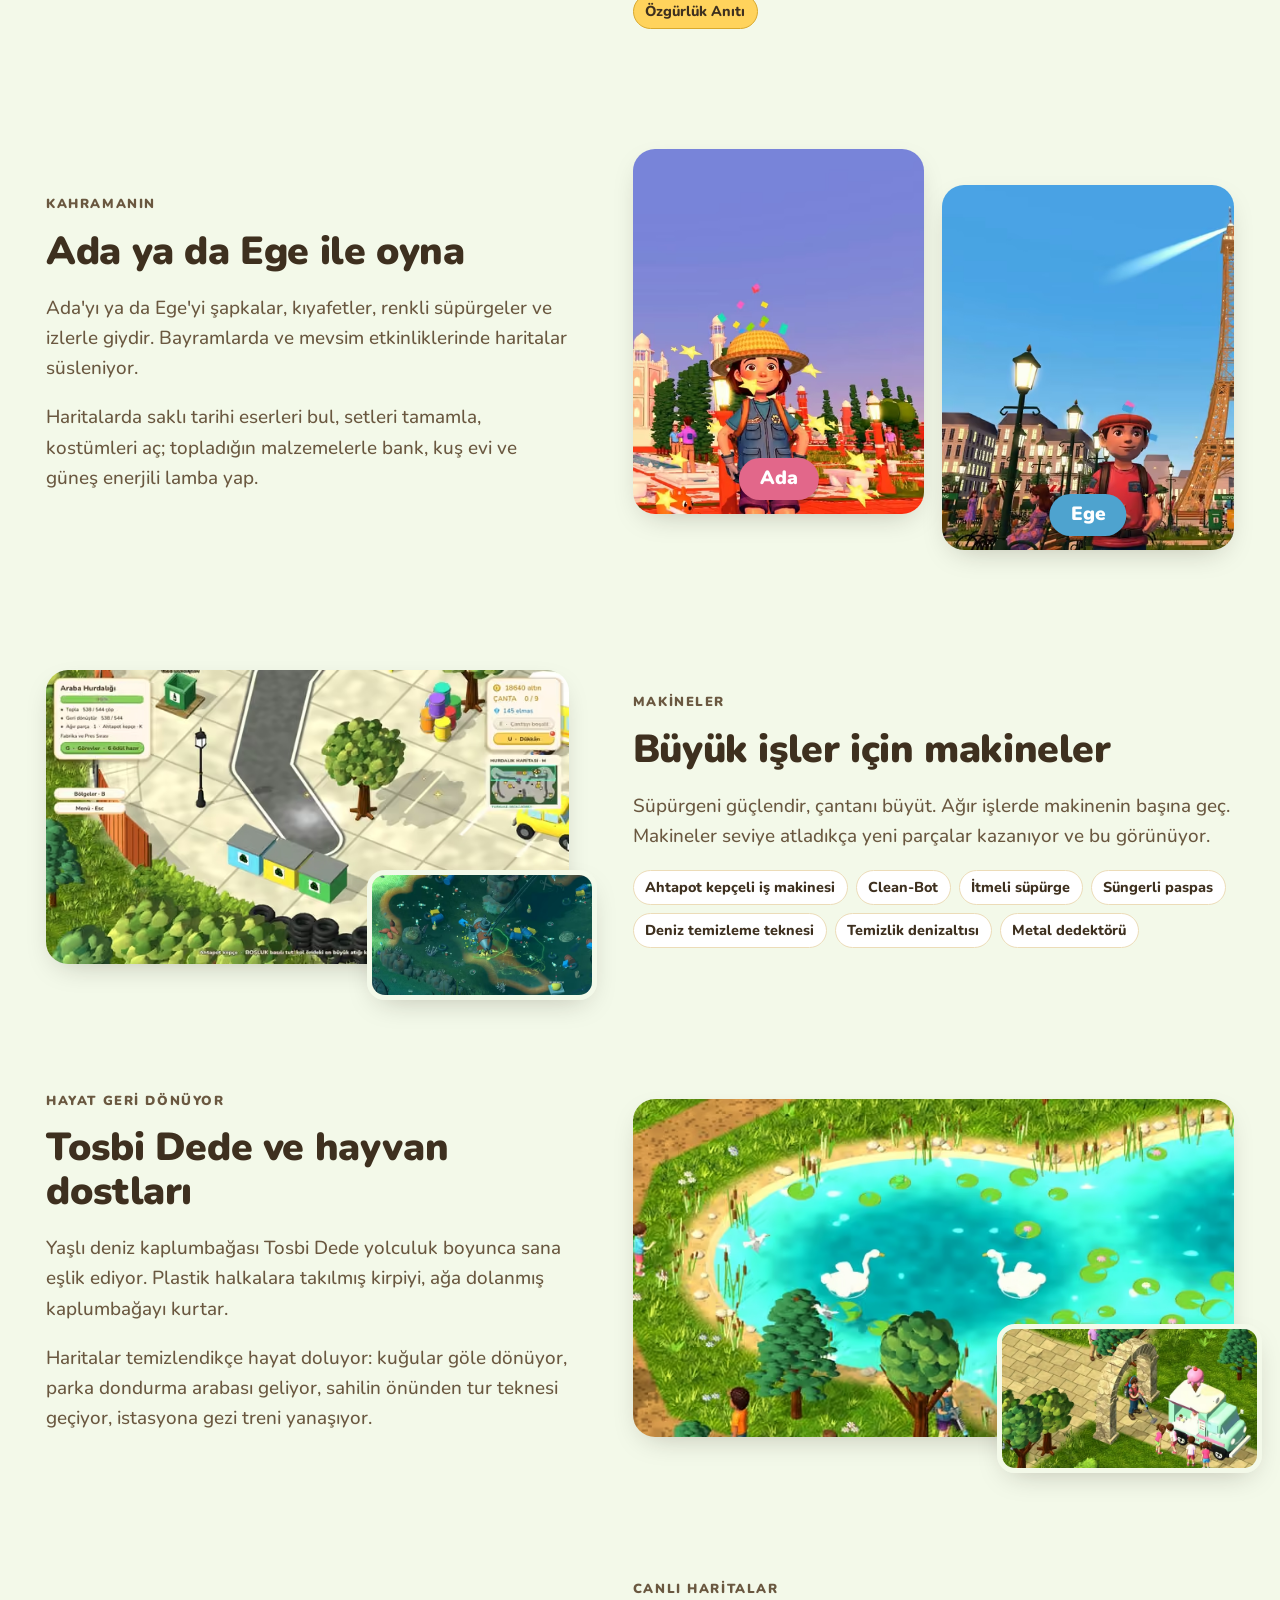
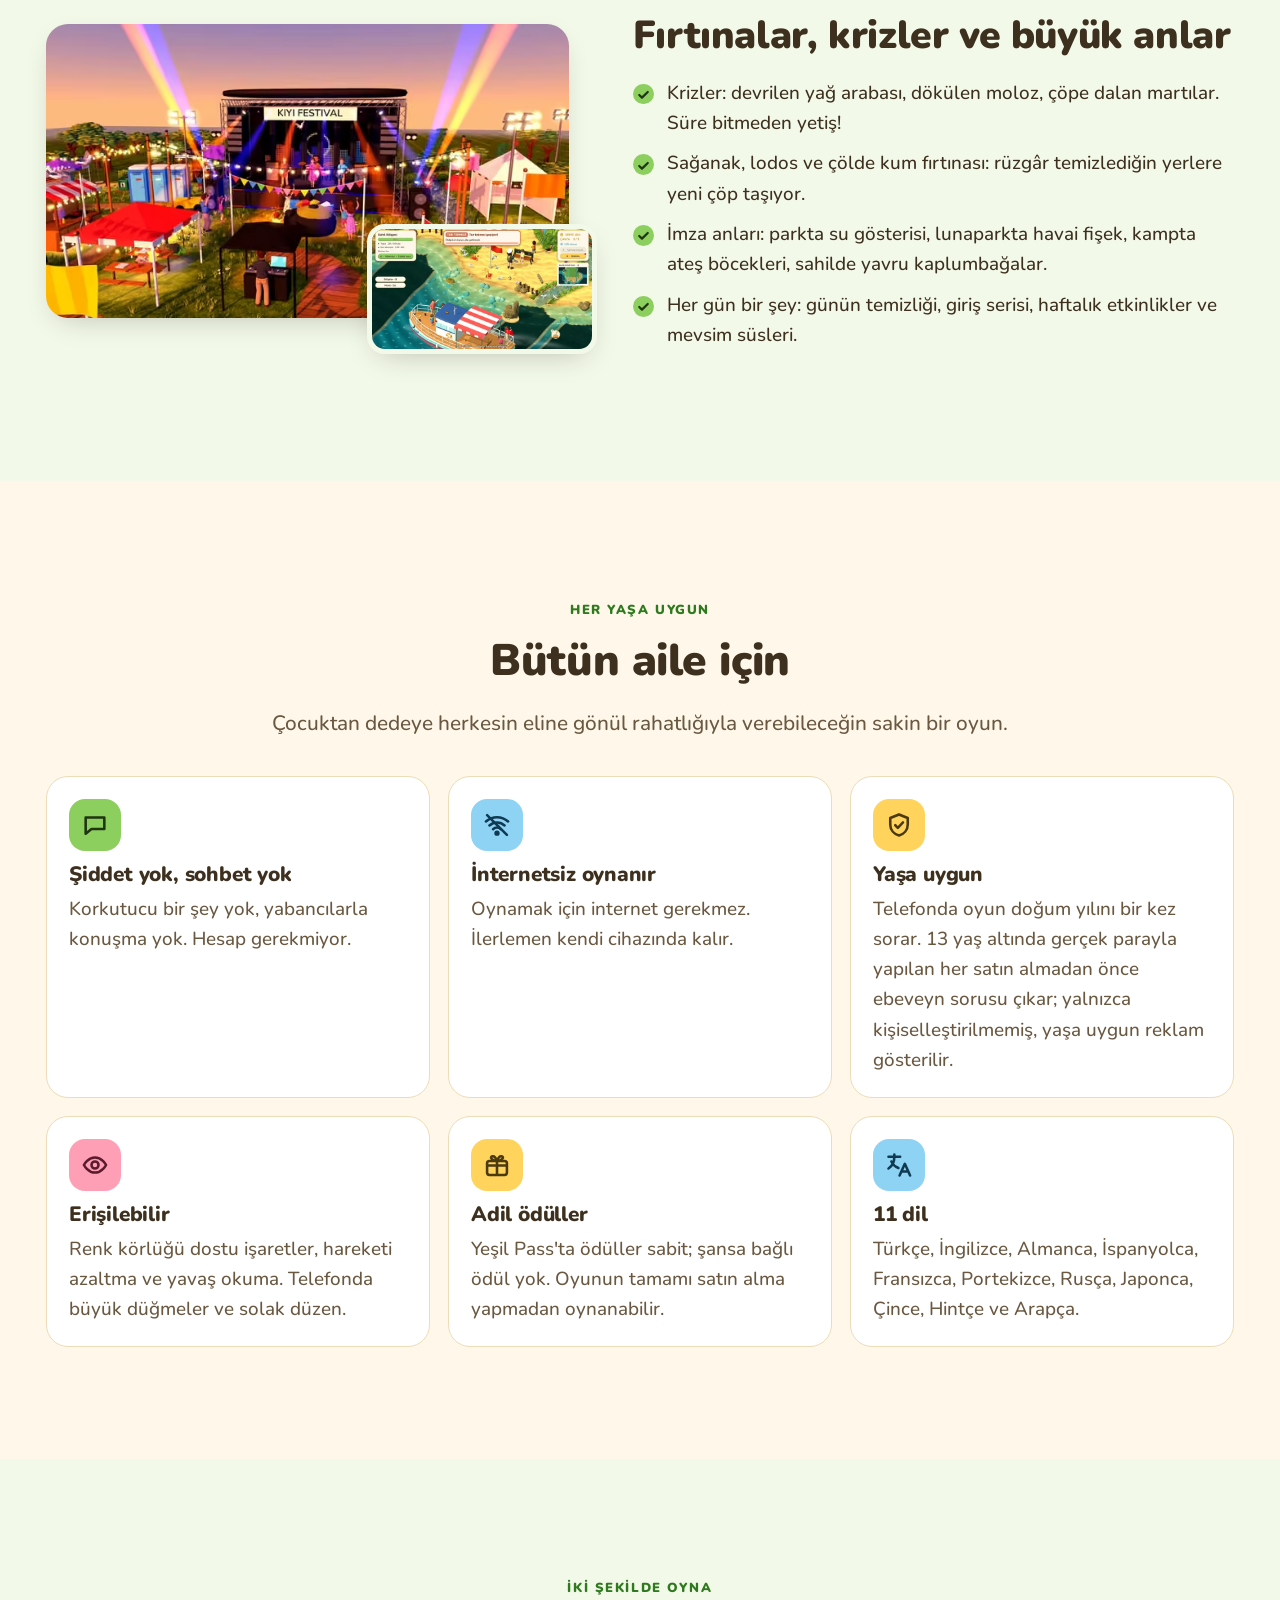
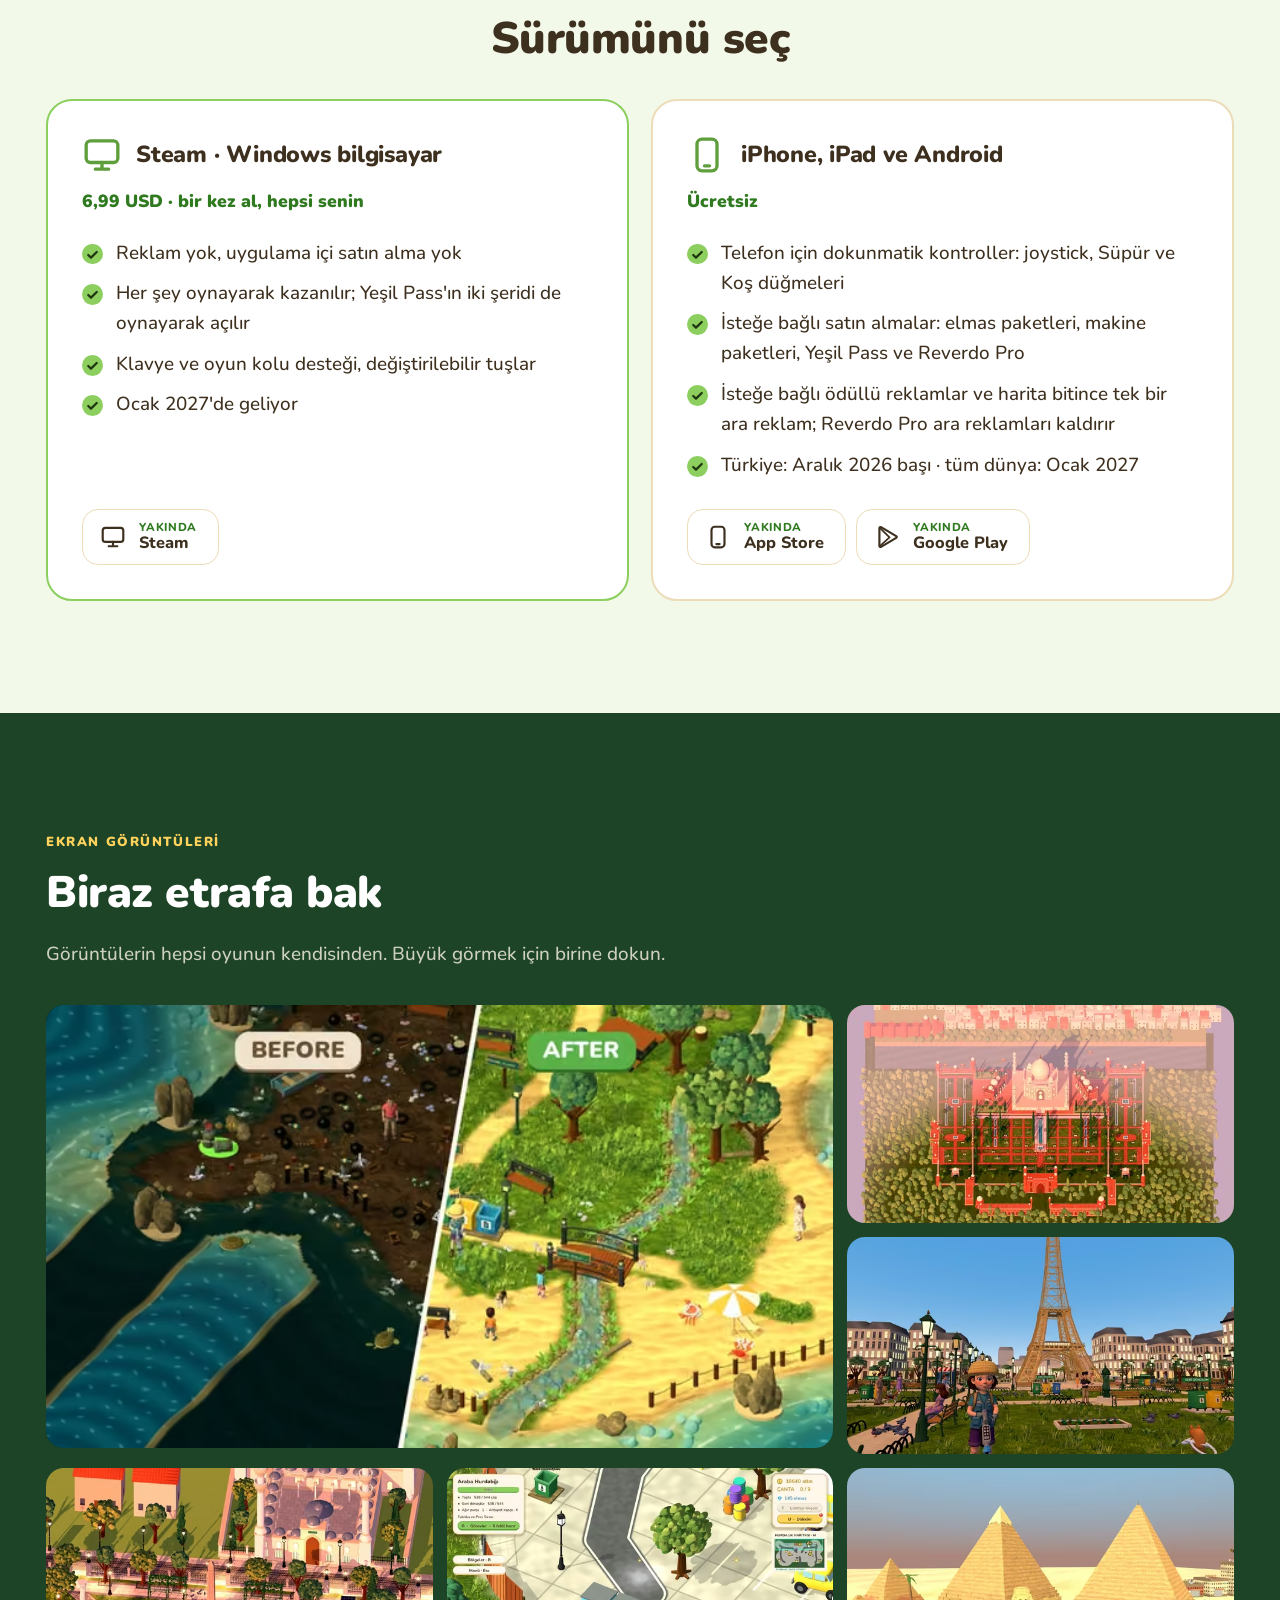
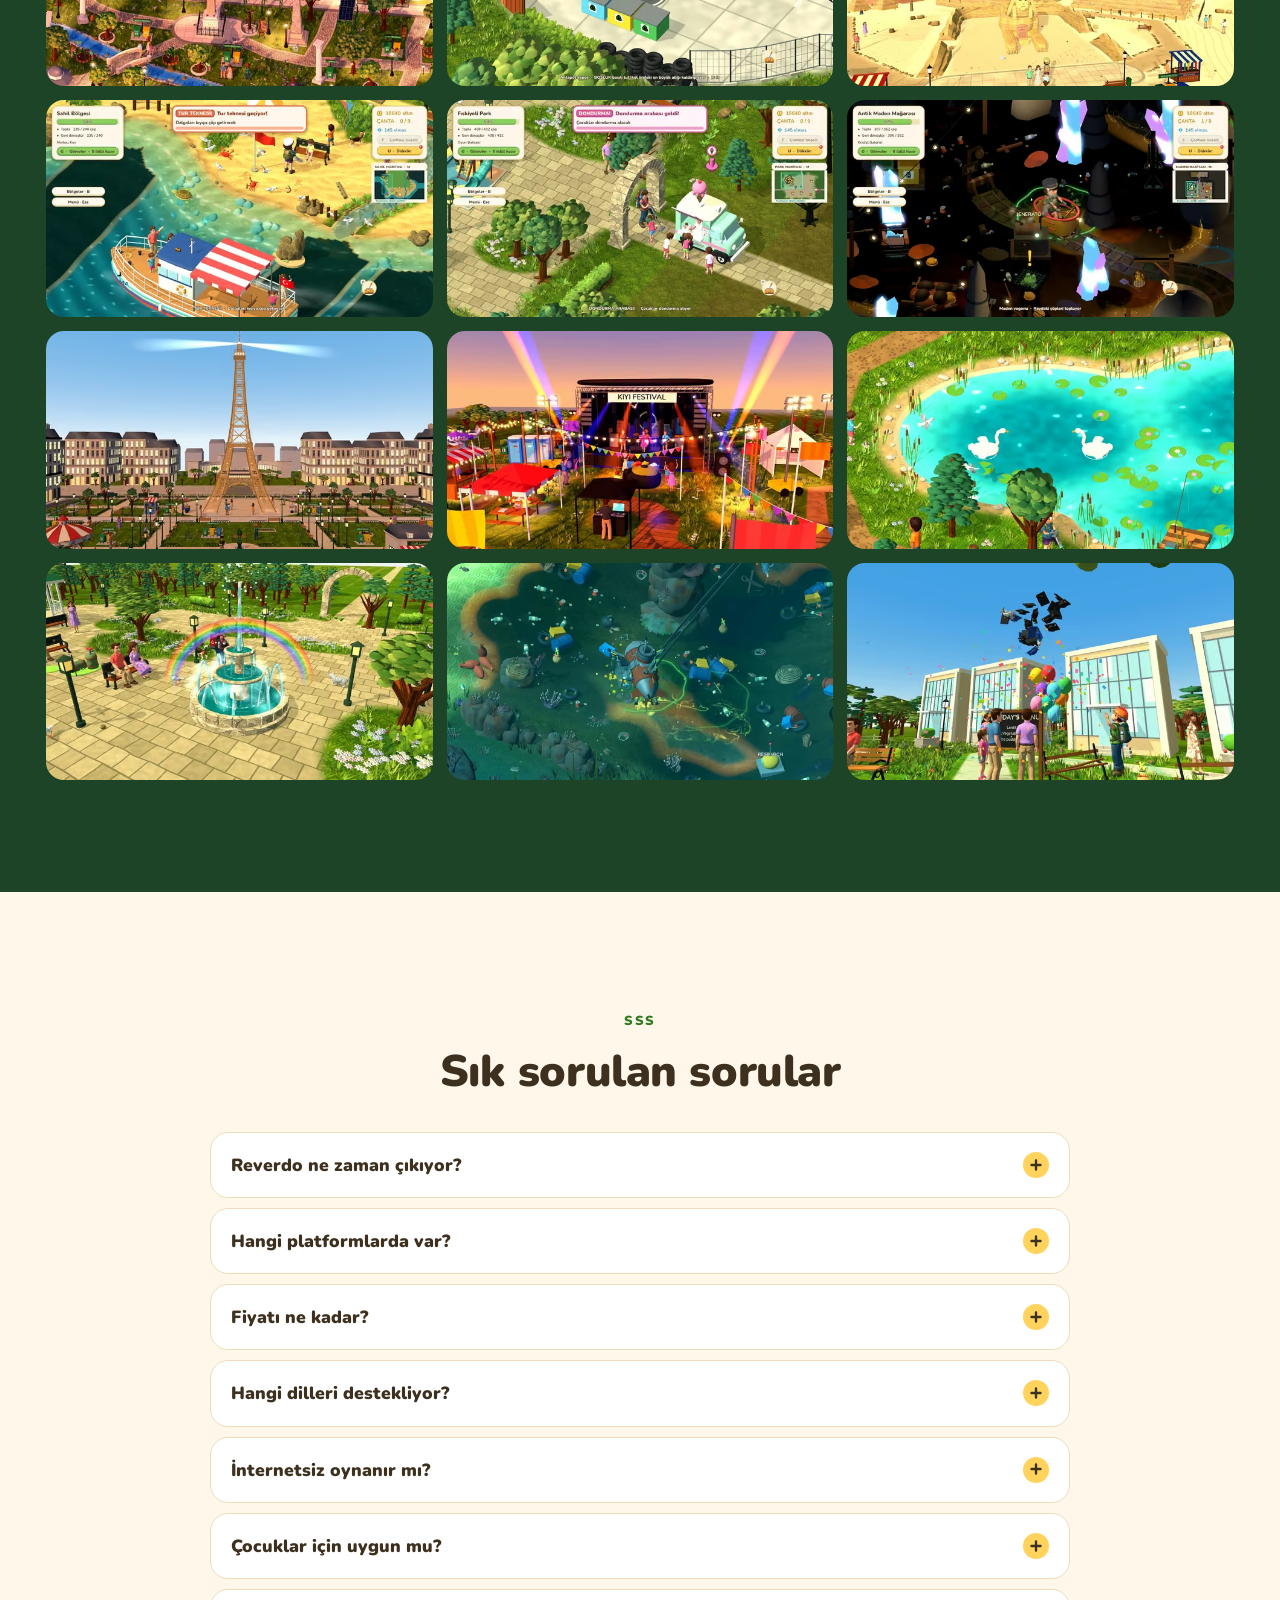
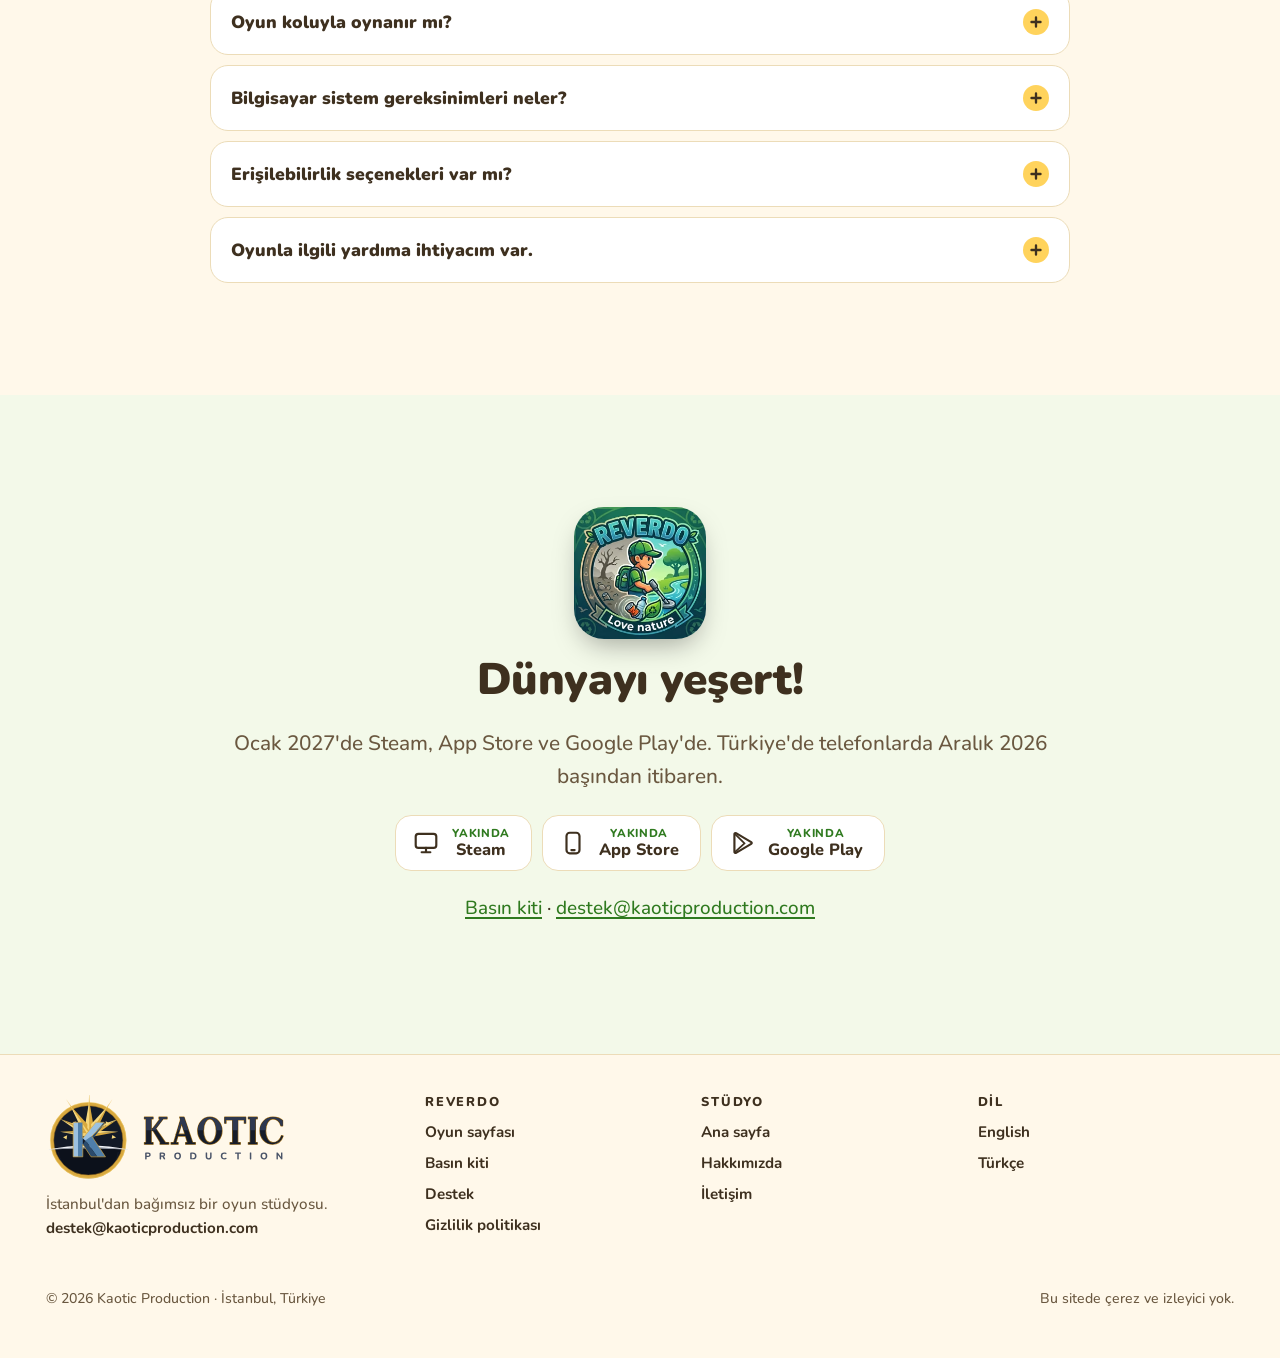
<file: tr/reverdo/index.html>
<!doctype html>
<html lang="tr">
<head>
<meta charset="utf-8">
<meta name="viewport" content="width=device-width, initial-scale=1, viewport-fit=cover">
<title>Reverdo · Temizle, yeniden yeşert</title>
<meta name="description" content="Gri ve çöplerle dolu yerleri temizle, her köşenin yeniden yeşerdiğini izle! Sahilden Sultanahmet&#x27;e, Eyfel&#x27;den Tac Mahal&#x27;e ve Özgürlük Anıtı&#x27;na 30 harita. Ocak 2027&#x27;de Steam, iOS ve Android&#x27;de.">
<meta name="color-scheme" content="light dark">
<meta name="theme-color" content="#1d4426">
<meta name="referrer" content="strict-origin-when-cross-origin">
<link rel="canonical" href="https://kaoticproduction.com/tr/reverdo/"><link rel="alternate" hreflang="en" href="https://kaoticproduction.com/reverdo/"><link rel="alternate" hreflang="tr" href="https://kaoticproduction.com/tr/reverdo/"><link rel="alternate" hreflang="x-default" href="https://kaoticproduction.com/reverdo/">
<meta property="og:type" content="website">
<meta property="og:site_name" content="Kaotic Production">
<meta property="og:title" content="Reverdo · Temizle, yeniden yeşert">
<meta property="og:description" content="Gri ve çöplerle dolu yerleri temizle, her köşenin yeniden yeşerdiğini izle! Sahilden Sultanahmet&#x27;e, Eyfel&#x27;den Tac Mahal&#x27;e ve Özgürlük Anıtı&#x27;na 30 harita. Ocak 2027&#x27;de Steam, iOS ve Android&#x27;de.">
<meta property="og:url" content="https://kaoticproduction.com/tr/reverdo/">
<meta property="og:image" content="https://kaoticproduction.com/assets/img/og-reverdo.jpg">
<meta property="og:image:width" content="1200">
<meta property="og:image:height" content="630">
<meta property="og:locale" content="tr_TR">
<meta property="og:locale:alternate" content="en_US">
<meta name="twitter:card" content="summary_large_image">
<meta name="twitter:title" content="Reverdo · Temizle, yeniden yeşert">
<meta name="twitter:description" content="Gri ve çöplerle dolu yerleri temizle, her köşenin yeniden yeşerdiğini izle! Sahilden Sultanahmet&#x27;e, Eyfel&#x27;den Tac Mahal&#x27;e ve Özgürlük Anıtı&#x27;na 30 harita. Ocak 2027&#x27;de Steam, iOS ve Android&#x27;de.">
<meta name="twitter:image" content="https://kaoticproduction.com/assets/img/og-reverdo.jpg">
<link rel="icon" href="/reverdo/favicon-32.png" sizes="32x32" type="image/png"><link rel="apple-touch-icon" href="/reverdo/apple-touch-icon.png">
<link rel="preload" href="/assets/fonts/nunito-var.woff2" as="font" type="font/woff2" crossorigin>
<link rel="stylesheet" href="/assets/css/site.css?v=20261021c">
<script type="application/ld+json">[{"@context":"https://schema.org","@type":"VideoGame","@id":"https://kaoticproduction.com/reverdo/#game","name":"Reverdo","alternateName":"Reverdo: Dünyayı Yeşert","url":"https://kaoticproduction.com/tr/reverdo/","description":"Her yaşa uygun, sakin ve renkli bir temizlik oyunu: gri ve çöplerle dolu yerleri temizle, 30 haritada her köşenin yeniden yeşerdiğini izle.","image":["https://kaoticproduction.com/assets/img/og-reverdo.jpg","https://kaoticproduction.com/assets/img/shot-01-before-after-coast-1920.jpg"],"screenshot":["https://kaoticproduction.com/assets/img/shot-01-before-after-coast-1920.jpg","https://kaoticproduction.com/assets/img/shot-02-paris-ada-1920.jpg","https://kaoticproduction.com/assets/img/shot-05-taj-mahal-1920.jpg","https://kaoticproduction.com/assets/img/shot-07-giza-1920.jpg"],"genre":["Casual","Simulation","Cleaning"],"gamePlatform":["PC","iOS","Android"],"operatingSystem":"Windows 10, iOS, Android","applicationCategory":"Game","playMode":"SinglePlayer","numberOfPlayers":{"@type":"QuantitativeValue","value":1},"inLanguage":["en","tr","de","es","fr","pt","ru","ja","zh","hi","ar"],"author":{"@id":"https://kaoticproduction.com/#org"},"publisher":{"@type":"Organization","@id":"https://kaoticproduction.com/#org","name":"Kaotic Production","url":"https://kaoticproduction.com/","logo":"https://kaoticproduction.com/assets/brand/kaotic-emblem-512.png","email":"info@kaoticproduction.com","contactPoint":[{"@type":"ContactPoint","contactType":"customer support","email":"destek@kaoticproduction.com"},{"@type":"ContactPoint","contactType":"press","email":"info@kaoticproduction.com"}],"founder":{"@type":"Person","name":"Ufuk Pamuk"},"address":{"@type":"PostalAddress","addressLocality":"Istanbul","addressCountry":"TR"}},"audience":{"@type":"PeopleAudience","suggestedMinAge":3},"trailer":{"@type":"VideoObject","name":"Reverdo trailer","embedUrl":"https://www.youtube-nocookie.com/embed/NSDwxBK6NTA","thumbnailUrl":"https://kaoticproduction.com/assets/img/trailer-poster-en-1920.jpg","description":"Reverdo trailer","uploadDate":"2026-11-15"}},{"@context":"https://schema.org","@type":"FAQPage","mainEntity":[{"@type":"Question","name":"Reverdo ne zaman çıkıyor?","acceptedAnswer":{"@type":"Answer","text":"Reverdo, Aralık 2026 başında Türkiye'de iPhone ve Android'de çıkıyor. Ocak 2027'de ise tüm dünyada Steam, App Store ve Google Play'de."}},{"@type":"Question","name":"Fiyatı ne kadar?","acceptedAnswer":{"@type":"Answer","text":"Steam: 6,99 USD, bir kez alırsın. Reklam yok, uygulama içi satın alma yok; her şey oynayarak kazanılır. Telefon: ücretsiz. İsteğe bağlı uygulama içi satın almalar (elmas paketleri, makine paketleri, Yeşil Pass, reklamsız oynamak için Reverdo Pro) ve reklamlar içerir: isteğe bağlı ödüllü reklamlar ve her harita bitince tek bir ara reklam. Oyunun tamamı satın alma yapmadan oynanabilir."}},{"@type":"Question","name":"Hangi dilleri destekliyor?","acceptedAnswer":{"@type":"Answer","text":"11 dil: Türkçe, İngilizce, Almanca, İspanyolca, Fransızca, Portekizce, Rusça, Japonca, Çince, Hintçe ve Arapça. Ayarlar'dan seçilir."}},{"@type":"Question","name":"İnternetsiz oynanır mı?","acceptedAnswer":{"@type":"Answer","text":"Evet. Reverdo internetsiz oynanır ve hesap gerektirmez. Telefonda isteğe bağlı reklamlar ve satın almalar için bağlantı gerekir."}},{"@type":"Question","name":"Çocuklar için uygun mu?","acceptedAnswer":{"@type":"Answer","text":"Reverdo her yaşa uygun: şiddet yok, sohbet yok, hesap gerekmiyor. Telefonda oyun ilk açılışta doğum yılını bir kez sorar. 13 yaş altında gerçek parayla yapılan her satın almadan önce ebeveyn sorusu çıkar; çocuklara yalnızca kişiselleştirilmemiş ve yaşa uygun reklam gösterilir. Ayrıntılar gizlilik politikasında ."}},{"@type":"Question","name":"Erişilebilirlik seçenekleri var mı?","acceptedAnswer":{"@type":"Answer","text":"Evet: renk körlüğü dostu işaretler, hareketi azaltma ve yavaş okuma. Telefonda ayrıca büyük düğmeler ve solak düzen var."}},{"@type":"Question","name":"Oyunla ilgili yardıma ihtiyacım var.","acceptedAnswer":{"@type":"Answer","text":"Destek sayfasına bakın ya da destek@kaoticproduction.com adresine yazın."}}]}]</script>
</head>
<body class="game">
<a class="skip" href="#main">İçeriğe geç</a>

<header class="site-header overlay"><div class="wrap"><div class="bar"><a class="brand" href="/tr/reverdo/"><img src="/assets/img/reverdo-icon-96.png" width="38" height="38" alt=""><span lang="en">Reverdo<span class="sub">Kaotic Production</span></span></a><nav class="nav" aria-label="Ana menü"><a href="/tr/reverdo/#features">Özellikler</a><a href="/tr/reverdo/#maps">Haritalar</a><a href="/tr/reverdo/#gallery">Görseller</a><a href="/tr/reverdo/#faq">SSS</a><a href="/tr/reverdo/presskit/">Basın kiti</a><a href="/tr/">Stüdyo</a></nav><a class="lang" href="/reverdo/" hreflang="en" lang="en" aria-label="English"><svg viewBox="0 0 24 24" fill="none" stroke="currentColor" stroke-width="2" aria-hidden="true"><circle cx="12" cy="12" r="9.5"/><path d="M2.5 12h19M12 2.5c2.8 3 2.8 16 0 19M12 2.5c-2.8 3-2.8 16 0 19"/></svg><span>EN</span></a>
<button class="menu-btn" type="button" aria-expanded="false" aria-controls="mnav" aria-label="Menü"><svg viewBox="0 0 24 24" fill="none" stroke="currentColor" stroke-width="2.4" stroke-linecap="round" aria-hidden="true"><path d="M4 7h16M4 12h16M4 17h16"/></svg></button></div>
<nav class="mobile-nav" id="mnav" aria-label="Ana menü"><a href="/tr/reverdo/#features">Özellikler</a><a href="/tr/reverdo/#maps">Haritalar</a><a href="/tr/reverdo/#gallery">Görseller</a><a href="/tr/reverdo/#faq">SSS</a><a href="/tr/reverdo/presskit/">Basın kiti</a><a href="/tr/">Stüdyo</a></nav></div></header>
<main id="main">

<section class="g-hero" aria-labelledby="hero-h">
<div class="media">
<picture><source type="image/avif" srcset="/assets/img/hero-poster-640.avif 640w, /assets/img/hero-poster-1280.avif 1280w, /assets/img/hero-poster-1920.avif 1920w, /assets/img/hero-poster-2560.avif 2560w" sizes="100vw"><source type="image/webp" srcset="/assets/img/hero-poster-640.webp 640w, /assets/img/hero-poster-1280.webp 1280w, /assets/img/hero-poster-1920.webp 1920w, /assets/img/hero-poster-2560.webp 2560w" sizes="100vw"><img src="/assets/img/hero-poster-1920.jpg" srcset="/assets/img/hero-poster-640.jpg 640w, /assets/img/hero-poster-1280.jpg 1280w, /assets/img/hero-poster-1920.jpg 1920w, /assets/img/hero-poster-2560.jpg 2560w" sizes="100vw" width="1920" height="1080" alt="" fetchpriority="high"></picture>
<video data-hero muted loop playsinline preload="none" aria-hidden="true" tabindex="-1" data-xl="/assets/video/reverdo-hero-1440" data-large="/assets/video/reverdo-hero-1080" data-small="/assets/video/reverdo-hero-720" poster="/assets/img/hero-poster-1920.jpg"></video>
</div>
<div class="wrap inner">
<picture><source type="image/avif" srcset="/assets/img/reverdo-wordmark-400.avif 400w, /assets/img/reverdo-wordmark-800.avif 800w, /assets/img/reverdo-wordmark-1200.avif 1200w" sizes="(min-width: 900px) 560px, 92vw"><source type="image/webp" srcset="/assets/img/reverdo-wordmark-400.webp 400w, /assets/img/reverdo-wordmark-800.webp 800w, /assets/img/reverdo-wordmark-1200.webp 1200w" sizes="(min-width: 900px) 560px, 92vw"><img src="/assets/img/reverdo-wordmark-800.png" srcset="/assets/img/reverdo-wordmark-400.png 400w, /assets/img/reverdo-wordmark-800.png 800w, /assets/img/reverdo-wordmark-1200.png 1200w" sizes="(min-width: 900px) 560px, 92vw" width="800" height="207" alt="Reverdo" class="logo"></picture>
<h1 id="hero-h">Temizle, yeniden yeşert.</h1>
<p class="sub">Gri ve çöplerle dolu yerleri temizle, her köşenin yeniden yeşerdiğini izle! Sahilden Sultanahmet'e, Eyfel Kulesi'nden Tac Mahal'e ve Özgürlük Anıtı'na 30 harita. Sakin, renkli ve her yaşa uygun bir temizlik oyunu.</p>
<div class="when"><span class="chip sun">Ocak 2027'de geliyor</span><span class="chip">Türkiye'de telefonlarda: Aralık 2026 başı</span></div>
<div class="stores"><div class="store soon" role="group" aria-label="Steam: Yakında"><svg viewBox="0 0 24 24" fill="none" stroke="currentColor" stroke-width="2" stroke-linecap="round" stroke-linejoin="round" aria-hidden="true"><rect x="2.5" y="3.5" width="19" height="13" rx="2.5"/><path d="M8 20.5h8M12 16.5v4"/></svg><span><small>Yakında</small><span>Steam</span></span></div><div class="store soon" role="group" aria-label="App Store: Yakında"><svg viewBox="0 0 24 24" fill="none" stroke="currentColor" stroke-width="2" stroke-linecap="round" stroke-linejoin="round" aria-hidden="true"><rect x="6" y="2.5" width="12" height="19" rx="3"/><path d="M10.5 18.5h3"/></svg><span><small>Yakında</small><span>App Store</span></span></div><div class="store soon" role="group" aria-label="Google Play: Yakında"><svg viewBox="0 0 24 24" fill="none" stroke="currentColor" stroke-width="2" stroke-linejoin="round" aria-hidden="true"><path d="M5 3.8v16.4a1 1 0 0 0 1.5.86l14-8.2a1 1 0 0 0 0-1.72l-14-8.2A1 1 0 0 0 5 3.8z"/><path d="M5.4 3.6l9.4 9.2M5.4 20.4l9.4-8.6" stroke-width="1.6"/></svg><span><small>Yakında</small><span>Google Play</span></span></div></div>
</div>
<button class="media-ctl" type="button" hidden data-play="Arka plan videosunu oynat" data-pause="Arka plan videosunu durdur"><span class="i-pause"><svg viewBox="0 0 24 24" aria-hidden="true"><path fill="currentColor" d="M6 4h4v16H6zM14 4h4v16h-4z"/></svg></span><span class="i-play" style="display:none"><svg viewBox="0 0 24 24" aria-hidden="true"><path fill="currentColor" d="M7 4.6v14.8a1.2 1.2 0 0 0 1.8 1l12-7.4a1.2 1.2 0 0 0 0-2L8.8 3.6A1.2 1.2 0 0 0 7 4.6z"/></svg></span><span class="lbl">Arka plan videosunu durdur</span></button>
</section>

<div class="ribbon"><div class="wrap"><ul>
<li><svg viewBox="0 0 24 24" fill="none" stroke="currentColor" stroke-width="2.2" stroke-linejoin="round" aria-hidden="true"><path d="M3 6l6-2.5 6 2.5 6-2.5v14.5L15 20.5 9 18l-6 2.5z"/><path d="M9 3.5V18M15 6v14.5"/></svg> 30 harita</li><li><svg viewBox="0 0 24 24" fill="none" stroke="currentColor" stroke-width="2.2" stroke-linecap="round" aria-hidden="true"><circle cx="9" cy="8" r="3.5"/><path d="M2.5 20c.5-3.6 3.2-5.5 6.5-5.5s6 1.9 6.5 5.5"/><circle cx="17" cy="9" r="2.6"/><path d="M16.5 14.6c2.6.1 4.5 1.8 5 4.9"/></svg> Ada ya da Ege ile oyna</li>
<li><svg viewBox="0 0 24 24" fill="none" stroke="currentColor" stroke-width="2.2" stroke-linecap="round" stroke-linejoin="round" aria-hidden="true"><path d="M3 5h10M8 3v2c0 5-2.5 8.5-5 10M5.5 9c1.2 2.6 3.4 4.6 6 5.6"/><path d="M12.5 21l4.5-10 4.5 10M14 17.5h6"/></svg> 11 dil</li><li><svg viewBox="0 0 24 24" fill="none" stroke="currentColor" stroke-width="2.2" stroke-linejoin="round" aria-hidden="true"><path d="M12 20s-7.5-4.6-7.5-10.2A4.3 4.3 0 0 1 12 7.2a4.3 4.3 0 0 1 7.5 2.6C19.5 15.4 12 20 12 20z"/></svg> Her yaşa uygun</li><li><svg viewBox="0 0 24 24" fill="none" stroke="currentColor" stroke-width="2.2" stroke-linecap="round" aria-hidden="true"><path d="M2.5 9a14 14 0 0 1 19 0M5.5 12.4a9.5 9.5 0 0 1 13 0M8.6 15.6a5 5 0 0 1 6.8 0"/><circle cx="12" cy="19" r="1.2" fill="currentColor"/><path d="M3.5 3.5l17 17"/></svg> İnternetsiz oynanır</li>
</ul></div></div>

<section class="g-section" id="trailer" aria-labelledby="trailer-h">
<div class="wrap">
<div class="head center"><p class="eyebrow">Fragman</p><h2 id="trailer-h">Bir dakikada griden yeşile</h2></div>
<div class="trailer " data-yt="tKEC2dEtPPI" data-title="Reverdo fragmanı"><picture><source type="image/avif" srcset="/assets/img/trailer-poster-tr-960.avif 960w, /assets/img/trailer-poster-tr-1920.avif 1920w" sizes="(min-width: 1240px) 1180px, 100vw"><source type="image/webp" srcset="/assets/img/trailer-poster-tr-960.webp 960w, /assets/img/trailer-poster-tr-1920.webp 1920w" sizes="(min-width: 1240px) 1180px, 100vw"><img src="/assets/img/trailer-poster-tr-1920.jpg" srcset="/assets/img/trailer-poster-tr-960.jpg 960w, /assets/img/trailer-poster-tr-1920.jpg 1920w" sizes="(min-width: 1240px) 1180px, 100vw" width="1920" height="1080" alt="Reverdo fragman kapağı: sahilin temizlikten önceki ve sonraki hâli" loading="lazy" decoding="async"></picture><button type="button" aria-label="Fragmanı oynat (YouTube yüklenir)"><span class="play"><svg viewBox="0 0 24 24" aria-hidden="true"><path fill="currentColor" d="M7 4.6v14.8a1.2 1.2 0 0 0 1.8 1l12-7.4a1.2 1.2 0 0 0 0-2L8.8 3.6A1.2 1.2 0 0 0 7 4.6z"/></svg></span></button><p class="note">Oynatınca video YouTube’dan (youtube-nocookie.com) yüklenir.</p></div>
</div>
</section>

<section class="g-section alt" id="features" aria-label="Özellikler">
<div class="wrap rows">

<div class="row">
<div class="text">
<p class="eyebrow">Temizle ve yeşert</p>
<h2>Temizlediğin her köşe canlanıyor</h2>
<p>Gri ve çöplerle dolu bir sahil… Süpürgeni al ve temizlemeye başla! Temizlediğin her köşe yeniden canlanıyor: çimen çıkıyor, çiçekler açıyor, kuşlar geri geliyor, insanlar parka dönüyor.</p>
<p>Harita %100 temiz olunca kısa bir önce/sonra filmi ne kadar değiştiğini gösteriyor. Önce/sonra resmini kaydet ve paylaş.</p>
</div>
<div class="shot"><picture><source type="image/avif" srcset="/assets/img/shot-01-before-after-coast-640.avif 640w, /assets/img/shot-01-before-after-coast-1280.avif 1280w, /assets/img/shot-01-before-after-coast-1920.avif 1920w" sizes="(min-width: 900px) 620px, 100vw"><source type="image/webp" srcset="/assets/img/shot-01-before-after-coast-640.webp 640w, /assets/img/shot-01-before-after-coast-1280.webp 1280w, /assets/img/shot-01-before-after-coast-1920.webp 1920w" sizes="(min-width: 900px) 620px, 100vw"><img src="/assets/img/shot-01-before-after-coast-1280.jpg" srcset="/assets/img/shot-01-before-after-coast-640.jpg 640w, /assets/img/shot-01-before-after-coast-1280.jpg 1280w, /assets/img/shot-01-before-after-coast-1920.jpg 1920w" sizes="(min-width: 900px) 620px, 100vw" width="1280" height="720" alt="Önce ve sonra: gri, çöplerle dolu sahil ve aynı sahilin temiz, yeşil hâli" loading="lazy" decoding="async"></picture>
<picture><source type="image/avif" srcset="/assets/img/still-coast-green-640.avif 640w, /assets/img/still-coast-green-1280.avif 1280w" sizes="(min-width: 900px) 280px, 44vw"><source type="image/webp" srcset="/assets/img/still-coast-green-640.webp 640w, /assets/img/still-coast-green-1280.webp 1280w" sizes="(min-width: 900px) 280px, 44vw"><img src="/assets/img/still-coast-green-1280.jpg" srcset="/assets/img/still-coast-green-640.jpg 640w, /assets/img/still-coast-green-1280.jpg 1280w" sizes="(min-width: 900px) 280px, 44vw" width="1280" height="720" alt="Temizlenen sahil: çimen, çiçekler ve ziyaretçiler geri döndü" class="float" loading="lazy" decoding="async"></picture></div>
</div>

<div class="row flip" id="maps">
<div class="text">
<p class="eyebrow">Dünya turu</p>
<h2>30 harita: sahilden Özgürlük Anıtı'na</h2>
<p>Gri bir sahilden başla; lunaparkı, tren istasyonunu, orman göletini, sualtı habitatını ve antik madeni temizle, dünyanın simge yerlerine kadar git: Sultanahmet Meydanı, Eyfel Kulesi, Kolezyum, Giza Piramitleri, Tac Mahal ve Özgürlük Anıtı. Her haritanın kendi müziği, ortam sesleri, insanları ve küçük hikâyeleri var.</p>
<ul class="tags" aria-label="30 haritanın hepsi"><li>Sahil</li><li>Fıskiyeli Park</li><li>Sanayi Bölgesi</li><li>Lunapark</li><li>Tren İstasyonu</li><li>Konser Alanı</li><li>Orman Göleti</li><li>Araba Hurdalığı</li><li>Kamp Alanı</li><li>Şehir Sokağı</li><li>Kampüs</li><li>Sualtı Habitatı</li><li>Tıkanmış Baraj</li><li>Zehirli Bataklık</li><li>Orman Yangını</li><li>Sinekli Sazlık</li><li>Antik Maden Mağarası</li><li>Deniz Kordonu</li><li class="star">Taksim Meydanı</li><li class="star">Kapadokya&#x27;nın Peri Bacaları</li><li class="star">Sultanahmet Meydanı</li><li class="star">Efes Antik Kenti</li><li class="star">Eyfel Kulesi</li><li class="star">Amsterdam</li><li class="star">Venedik</li><li class="star">Kolezyum</li><li class="star">Giza Piramitleri</li><li class="star">Kazablanka</li><li class="star">Tac Mahal</li><li class="star">Özgürlük Anıtı</li></ul>
</div>
<div class="mosaic">
<figure><picture><source type="image/avif" srcset="/assets/img/still-sultanahmet-park-640.avif 640w, /assets/img/still-sultanahmet-park-1280.avif 1280w" sizes="(min-width: 900px) 320px, 46vw"><source type="image/webp" srcset="/assets/img/still-sultanahmet-park-640.webp 640w, /assets/img/still-sultanahmet-park-1280.webp 1280w" sizes="(min-width: 900px) 320px, 46vw"><img src="/assets/img/still-sultanahmet-park-1280.jpg" srcset="/assets/img/still-sultanahmet-park-640.jpg 640w, /assets/img/still-sultanahmet-park-1280.jpg 1280w" sizes="(min-width: 900px) 320px, 46vw" width="1280" height="720" alt="Ayasofya ile Sultanahmet Camii arasındaki park gün batımında, temiz ve yeşil" loading="lazy" decoding="async"></picture><figcaption>Sultanahmet Meydanı</figcaption></figure>
<figure><picture><source type="image/avif" srcset="/assets/img/shot-10-eiffel-tower-640.avif 640w, /assets/img/shot-10-eiffel-tower-1280.avif 1280w" sizes="(min-width: 900px) 320px, 46vw"><source type="image/webp" srcset="/assets/img/shot-10-eiffel-tower-640.webp 640w, /assets/img/shot-10-eiffel-tower-1280.webp 1280w" sizes="(min-width: 900px) 320px, 46vw"><img src="/assets/img/shot-10-eiffel-tower-1280.jpg" srcset="/assets/img/shot-10-eiffel-tower-640.jpg 640w, /assets/img/shot-10-eiffel-tower-1280.jpg 1280w" sizes="(min-width: 900px) 320px, 46vw" width="1280" height="720" alt="Eyfel Kulesi ve Champ de Mars bahçeleri" loading="lazy" decoding="async"></picture><figcaption>Eyfel Kulesi</figcaption></figure>
<figure><picture><source type="image/avif" srcset="/assets/img/shot-07-giza-640.avif 640w, /assets/img/shot-07-giza-1280.avif 1280w" sizes="(min-width: 900px) 320px, 46vw"><source type="image/webp" srcset="/assets/img/shot-07-giza-640.webp 640w, /assets/img/shot-07-giza-1280.webp 1280w" sizes="(min-width: 900px) 320px, 46vw"><img src="/assets/img/shot-07-giza-1280.jpg" srcset="/assets/img/shot-07-giza-640.jpg 640w, /assets/img/shot-07-giza-1280.jpg 1280w" sizes="(min-width: 900px) 320px, 46vw" width="1280" height="720" alt="Giza Piramitleri ve Sfenks" loading="lazy" decoding="async"></picture><figcaption>Giza Piramitleri</figcaption></figure>
<figure><picture><source type="image/avif" srcset="/assets/img/shot-05-taj-mahal-640.avif 640w, /assets/img/shot-05-taj-mahal-1280.avif 1280w" sizes="(min-width: 900px) 320px, 46vw"><source type="image/webp" srcset="/assets/img/shot-05-taj-mahal-640.webp 640w, /assets/img/shot-05-taj-mahal-1280.webp 1280w" sizes="(min-width: 900px) 320px, 46vw"><img src="/assets/img/shot-05-taj-mahal-1280.jpg" srcset="/assets/img/shot-05-taj-mahal-640.jpg 640w, /assets/img/shot-05-taj-mahal-1280.jpg 1280w" sizes="(min-width: 900px) 320px, 46vw" width="1280" height="720" alt="Yukarıdan Tac Mahal ve bahçeleri" loading="lazy" decoding="async"></picture><figcaption>Tac Mahal</figcaption></figure>
</div>
</div>

<div class="row">
<div class="text">
<p class="eyebrow">Kahramanın</p>
<h2>Ada ya da Ege ile oyna</h2>
<p>Ada'yı ya da Ege'yi şapkalar, kıyafetler, renkli süpürgeler ve izlerle giydir. Bayramlarda ve mevsim etkinliklerinde haritalar süsleniyor.</p>
<p>Haritalarda saklı tarihi eserleri bul, setleri tamamla, kostümleri aç; topladığın malzemelerle bank, kuş evi ve güneş enerjili lamba yap.</p>
</div>
<div class="duo">
<figure class="ada"><picture><source type="image/avif" srcset="/assets/img/portrait-ada-432.avif 432w, /assets/img/portrait-ada-864.avif 864w" sizes="(min-width: 900px) 300px, 46vw"><source type="image/webp" srcset="/assets/img/portrait-ada-432.webp 432w, /assets/img/portrait-ada-864.webp 864w" sizes="(min-width: 900px) 300px, 46vw"><img src="/assets/img/portrait-ada-864.jpg" srcset="/assets/img/portrait-ada-432.jpg 432w, /assets/img/portrait-ada-864.jpg 864w" sizes="(min-width: 900px) 300px, 46vw" width="864" height="1080" alt="Ada, Tac Mahal bahçesinde kutlama yapıyor" loading="lazy" decoding="async"></picture><figcaption>Ada</figcaption></figure>
<figure class="ege"><picture><source type="image/avif" srcset="/assets/img/portrait-ege-432.avif 432w, /assets/img/portrait-ege-864.avif 864w" sizes="(min-width: 900px) 300px, 46vw"><source type="image/webp" srcset="/assets/img/portrait-ege-432.webp 432w, /assets/img/portrait-ege-864.webp 864w" sizes="(min-width: 900px) 300px, 46vw"><img src="/assets/img/portrait-ege-864.jpg" srcset="/assets/img/portrait-ege-432.jpg 432w, /assets/img/portrait-ege-864.jpg 864w" sizes="(min-width: 900px) 300px, 46vw" width="864" height="1080" alt="Ege, Eyfel Kulesi&#x27;nin önünde kutlama yapıyor" loading="lazy" decoding="async"></picture><figcaption>Ege</figcaption></figure>
</div>
</div>

<div class="row flip">
<div class="text">
<p class="eyebrow">Makineler</p>
<h2>Büyük işler için makineler</h2>
<p>Süpürgeni güçlendir, çantanı büyüt. Ağır işlerde makinenin başına geç. Makineler seviye atladıkça yeni parçalar kazanıyor ve bu görünüyor.</p>
<ul class="tags">
<li>Ahtapot kepçeli iş makinesi</li><li>Clean-Bot</li><li>İtmeli süpürge</li><li>Süngerli paspas</li>
<li>Deniz temizleme teknesi</li><li>Temizlik denizaltısı</li><li>Metal dedektörü</li></ul>
</div>
<div class="shot"><picture><source type="image/avif" srcset="/assets/img/shot-06-octopus-grab-640.avif 640w, /assets/img/shot-06-octopus-grab-1280.avif 1280w, /assets/img/shot-06-octopus-grab-1920.avif 1920w" sizes="(min-width: 900px) 620px, 100vw"><source type="image/webp" srcset="/assets/img/shot-06-octopus-grab-640.webp 640w, /assets/img/shot-06-octopus-grab-1280.webp 1280w, /assets/img/shot-06-octopus-grab-1920.webp 1920w" sizes="(min-width: 900px) 620px, 100vw"><img src="/assets/img/shot-06-octopus-grab-1280.jpg" srcset="/assets/img/shot-06-octopus-grab-640.jpg 640w, /assets/img/shot-06-octopus-grab-1280.jpg 1280w, /assets/img/shot-06-octopus-grab-1920.jpg 1920w" sizes="(min-width: 900px) 620px, 100vw" width="1280" height="720" alt="Araba hurdalığında ahtapot kepçeli iş makinesi" loading="lazy" decoding="async"></picture>
<picture><source type="image/avif" srcset="/assets/img/still-submarine-640.avif 640w, /assets/img/still-submarine-1280.avif 1280w" sizes="(min-width: 900px) 280px, 44vw"><source type="image/webp" srcset="/assets/img/still-submarine-640.webp 640w, /assets/img/still-submarine-1280.webp 1280w" sizes="(min-width: 900px) 280px, 44vw"><img src="/assets/img/still-submarine-1280.jpg" srcset="/assets/img/still-submarine-640.jpg 640w, /assets/img/still-submarine-1280.jpg 1280w" sizes="(min-width: 900px) 280px, 44vw" width="1280" height="720" alt="Su altında çöp toplayan temizlik denizaltısı" class="float" loading="lazy" decoding="async"></picture></div>
</div>

<div class="row">
<div class="text">
<p class="eyebrow">Hayat geri dönüyor</p>
<h2>Tosbi Dede ve hayvan dostları</h2>
<p>Yaşlı deniz kaplumbağası Tosbi Dede yolculuk boyunca sana eşlik ediyor. Plastik halkalara takılmış kirpiyi, ağa dolanmış kaplumbağayı kurtar.</p>
<p>Haritalar temizlendikçe hayat doluyor: kuğular göle dönüyor, parka dondurma arabası geliyor, sahilin önünden tur teknesi geçiyor, istasyona gezi treni yanaşıyor.</p>
</div>
<div class="shot"><picture><source type="image/avif" srcset="/assets/img/still-swans-640.avif 640w, /assets/img/still-swans-1280.avif 1280w, /assets/img/still-swans-1920.avif 1920w" sizes="(min-width: 900px) 620px, 100vw"><source type="image/webp" srcset="/assets/img/still-swans-640.webp 640w, /assets/img/still-swans-1280.webp 1280w, /assets/img/still-swans-1920.webp 1920w" sizes="(min-width: 900px) 620px, 100vw"><img src="/assets/img/still-swans-1280.jpg" srcset="/assets/img/still-swans-640.jpg 640w, /assets/img/still-swans-1280.jpg 1280w, /assets/img/still-swans-1920.jpg 1920w" sizes="(min-width: 900px) 620px, 100vw" width="1280" height="720" alt="Temiz orman göletinde kuğular" loading="lazy" decoding="async"></picture>
<picture><source type="image/avif" srcset="/assets/img/still-ice-cream-640.avif 640w, /assets/img/still-ice-cream-1280.avif 1280w" sizes="(min-width: 900px) 280px, 44vw"><source type="image/webp" srcset="/assets/img/still-ice-cream-640.webp 640w, /assets/img/still-ice-cream-1280.webp 1280w" sizes="(min-width: 900px) 280px, 44vw"><img src="/assets/img/still-ice-cream-1280.jpg" srcset="/assets/img/still-ice-cream-640.jpg 640w, /assets/img/still-ice-cream-1280.jpg 1280w" sizes="(min-width: 900px) 280px, 44vw" width="1280" height="720" alt="Dondurma arabası parka geliyor" class="float" loading="lazy" decoding="async"></picture></div>
</div>

<div class="row flip">
<div class="text">
<p class="eyebrow">Canlı haritalar</p>
<h2>Fırtınalar, krizler ve büyük anlar</h2>
<ul class="ticks">
<li>Krizler: devrilen yağ arabası, dökülen moloz, çöpe dalan martılar. Süre bitmeden yetiş!</li>
<li>Sağanak, lodos ve çölde kum fırtınası: rüzgâr temizlediğin yerlere yeni çöp taşıyor.</li>
<li>İmza anları: parkta su gösterisi, lunaparkta havai fişek, kampta ateş böcekleri, sahilde yavru kaplumbağalar.</li>
<li>Her gün bir şey: günün temizliği, giriş serisi, haftalık etkinlikler ve mevsim süsleri.</li>
</ul>
</div>
<div class="shot"><picture><source type="image/avif" srcset="/assets/img/still-concert-640.avif 640w, /assets/img/still-concert-1280.avif 1280w, /assets/img/still-concert-1920.avif 1920w" sizes="(min-width: 900px) 620px, 100vw"><source type="image/webp" srcset="/assets/img/still-concert-640.webp 640w, /assets/img/still-concert-1280.webp 1280w, /assets/img/still-concert-1920.webp 1920w" sizes="(min-width: 900px) 620px, 100vw"><img src="/assets/img/still-concert-1280.jpg" srcset="/assets/img/still-concert-640.jpg 640w, /assets/img/still-concert-1280.jpg 1280w, /assets/img/still-concert-1920.jpg 1920w" sizes="(min-width: 900px) 620px, 100vw" width="1280" height="720" alt="Konser alanında sahnenin üstünde ışık gösterisi" loading="lazy" decoding="async"></picture>
<picture><source type="image/avif" srcset="/assets/img/shot-04-tour-boat-640.avif 640w, /assets/img/shot-04-tour-boat-1280.avif 1280w" sizes="(min-width: 900px) 280px, 44vw"><source type="image/webp" srcset="/assets/img/shot-04-tour-boat-640.webp 640w, /assets/img/shot-04-tour-boat-1280.webp 1280w" sizes="(min-width: 900px) 280px, 44vw"><img src="/assets/img/shot-04-tour-boat-1280.jpg" srcset="/assets/img/shot-04-tour-boat-640.jpg 640w, /assets/img/shot-04-tour-boat-1280.jpg 1280w" sizes="(min-width: 900px) 280px, 44vw" width="1280" height="720" alt="Çöpler toplanırken sahilin önünden tur teknesi geçiyor" class="float" loading="lazy" decoding="async"></picture></div>
</div>

</div>
</section>

<section class="g-section" id="family" aria-labelledby="family-h">
<div class="wrap">
<div class="head center"><p class="eyebrow">Her yaşa uygun</p><h2 id="family-h">Bütün aile için</h2>
<p class="lead" style="margin:0 auto">Çocuktan dedeye herkesin eline gönül rahatlığıyla verebileceğin sakin bir oyun.</p></div>
<div class="cards three">
<div class="card"><div class="ic"><svg viewBox="0 0 24 24" fill="none" stroke="currentColor" stroke-width="2.2" stroke-linejoin="round" aria-hidden="true"><path d="M4 5.5h16v10H9l-5 4z"/></svg></div><h3>Şiddet yok, sohbet yok</h3><p>Korkutucu bir şey yok, yabancılarla konuşma yok. Hesap gerekmiyor.</p></div>
<div class="card"><div class="ic sky"><svg viewBox="0 0 24 24" fill="none" stroke="currentColor" stroke-width="2.2" stroke-linecap="round" aria-hidden="true"><path d="M2.5 9a14 14 0 0 1 19 0M5.5 12.4a9.5 9.5 0 0 1 13 0M8.6 15.6a5 5 0 0 1 6.8 0"/><circle cx="12" cy="19" r="1.2" fill="currentColor"/><path d="M3.5 3.5l17 17"/></svg></div><h3>İnternetsiz oynanır</h3><p>Oynamak için internet gerekmez. İlerlemen kendi cihazında kalır.</p></div>
<div class="card"><div class="ic sun"><svg viewBox="0 0 24 24" fill="none" stroke="currentColor" stroke-width="2.2" stroke-linecap="round" stroke-linejoin="round" aria-hidden="true"><path d="M12 3l7.5 3v5.5c0 4.6-3.2 8.2-7.5 9.5-4.3-1.3-7.5-4.9-7.5-9.5V6z"/><path d="M8.8 12.2l2.2 2.2 4.4-4.6"/></svg></div><h3>Yaşa uygun</h3><p>Telefonda oyun doğum yılını bir kez sorar. 13 yaş altında gerçek parayla yapılan her satın almadan önce ebeveyn sorusu çıkar; yalnızca kişiselleştirilmemiş, yaşa uygun reklam gösterilir.</p></div>
<div class="card"><div class="ic berry"><svg viewBox="0 0 24 24" fill="none" stroke="currentColor" stroke-width="2.2" stroke-linejoin="round" aria-hidden="true"><path d="M2.5 12s3.5-6.5 9.5-6.5S21.5 12 21.5 12s-3.5 6.5-9.5 6.5S2.5 12 2.5 12z"/><circle cx="12" cy="12" r="3"/></svg></div><h3>Erişilebilir</h3><p>Renk körlüğü dostu işaretler, hareketi azaltma ve yavaş okuma. Telefonda büyük düğmeler ve solak düzen.</p></div>
<div class="card"><div class="ic sun"><svg viewBox="0 0 24 24" fill="none" stroke="currentColor" stroke-width="2.2" stroke-linejoin="round" aria-hidden="true"><rect x="3.5" y="8.5" width="17" height="12" rx="2"/><path d="M12 8.5v12M3.5 12.5h17M12 8.5S10.5 4 8 4.5 7.5 8.5 12 8.5zM12 8.5s1.5-4.5 4-4 .5 4-4 4z"/></svg></div><h3>Adil ödüller</h3><p>Yeşil Pass'ta ödüller sabit; şansa bağlı ödül yok. Oyunun tamamı satın alma yapmadan oynanabilir.</p></div>
<div class="card"><div class="ic sky"><svg viewBox="0 0 24 24" fill="none" stroke="currentColor" stroke-width="2.2" stroke-linecap="round" stroke-linejoin="round" aria-hidden="true"><path d="M3 5h10M8 3v2c0 5-2.5 8.5-5 10M5.5 9c1.2 2.6 3.4 4.6 6 5.6"/><path d="M12.5 21l4.5-10 4.5 10M14 17.5h6"/></svg></div><h3>11 dil</h3><p>Türkçe, İngilizce, Almanca, İspanyolca, Fransızca, Portekizce, Rusça, Japonca, Çince, Hintçe ve Arapça.</p></div>
</div>
</div>
</section>

<section class="g-section alt" id="editions" aria-labelledby="ed-h">
<div class="wrap">
<div class="head center"><p class="eyebrow">İki şekilde oyna</p><h2 id="ed-h">Sürümünü seç</h2></div>
<div class="editions">
<div class="edition pc">
<div class="top"><svg viewBox="0 0 24 24" fill="none" stroke="currentColor" stroke-width="2" stroke-linecap="round" stroke-linejoin="round" aria-hidden="true"><rect x="2.5" y="3.5" width="19" height="13" rx="2.5"/><path d="M8 20.5h8M12 16.5v4"/></svg><h3>Steam · Windows bilgisayar</h3></div>
<p class="price">6,99 USD · bir kez al, hepsi senin</p>
<ul class="ticks">
<li>Reklam yok, uygulama içi satın alma yok</li>
<li>Her şey oynayarak kazanılır; Yeşil Pass'ın iki şeridi de oynayarak açılır</li>
<li>Klavye ve oyun kolu desteği, değiştirilebilir tuşlar</li>
<li>Ocak 2027'de geliyor</li>
</ul>
<div class="stores"><div class="store light soon" role="group" aria-label="Steam: Yakında"><svg viewBox="0 0 24 24" fill="none" stroke="currentColor" stroke-width="2" stroke-linecap="round" stroke-linejoin="round" aria-hidden="true"><rect x="2.5" y="3.5" width="19" height="13" rx="2.5"/><path d="M8 20.5h8M12 16.5v4"/></svg><span><small>Yakında</small><span>Steam</span></span></div></div>
</div>
<div class="edition">
<div class="top"><svg viewBox="0 0 24 24" fill="none" stroke="currentColor" stroke-width="2" stroke-linecap="round" stroke-linejoin="round" aria-hidden="true"><rect x="6" y="2.5" width="12" height="19" rx="3"/><path d="M10.5 18.5h3"/></svg><h3>iPhone, iPad ve Android</h3></div>
<p class="price">Ücretsiz</p>
<ul class="ticks">
<li>Telefon için dokunmatik kontroller: joystick, Süpür ve Koş düğmeleri</li>
<li>İsteğe bağlı satın almalar: elmas paketleri, makine paketleri, Yeşil Pass ve Reverdo Pro</li>
<li>İsteğe bağlı ödüllü reklamlar ve harita bitince tek bir ara reklam; Reverdo Pro ara reklamları kaldırır</li>
<li>Türkiye: Aralık 2026 başı · tüm dünya: Ocak 2027</li>
</ul>
<div class="stores"><div class="store light soon" role="group" aria-label="App Store: Yakında"><svg viewBox="0 0 24 24" fill="none" stroke="currentColor" stroke-width="2" stroke-linecap="round" stroke-linejoin="round" aria-hidden="true"><rect x="6" y="2.5" width="12" height="19" rx="3"/><path d="M10.5 18.5h3"/></svg><span><small>Yakında</small><span>App Store</span></span></div><div class="store light soon" role="group" aria-label="Google Play: Yakında"><svg viewBox="0 0 24 24" fill="none" stroke="currentColor" stroke-width="2" stroke-linejoin="round" aria-hidden="true"><path d="M5 3.8v16.4a1 1 0 0 0 1.5.86l14-8.2a1 1 0 0 0 0-1.72l-14-8.2A1 1 0 0 0 5 3.8z"/><path d="M5.4 3.6l9.4 9.2M5.4 20.4l9.4-8.6" stroke-width="1.6"/></svg><span><small>Yakında</small><span>Google Play</span></span></div></div>
</div>
</div>
</div>
</section>

<section class="g-section deep" id="gallery" aria-labelledby="gal-h">
<div class="wrap">
<div class="head"><p class="eyebrow">Ekran görüntüleri</p><h2 id="gal-h">Biraz etrafa bak</h2>
<p class="muted">Görüntülerin hepsi oyunun kendisinden. Büyük görmek için birine dokun.</p></div>
<ul class="gallery" data-lightbox><li class="wide"><a href="/assets/img/shot-01-before-after-coast-1920.jpg" data-full="/assets/img/shot-01-before-after-coast-1920.webp"><picture><source type="image/avif" srcset="/assets/img/shot-01-before-after-coast-640.avif 640w, /assets/img/shot-01-before-after-coast-1280.avif 1280w" sizes="(min-width: 1240px) 780px, (min-width: 720px) 66vw, 100vw"><source type="image/webp" srcset="/assets/img/shot-01-before-after-coast-640.webp 640w, /assets/img/shot-01-before-after-coast-1280.webp 1280w" sizes="(min-width: 1240px) 780px, (min-width: 720px) 66vw, 100vw"><img src="/assets/img/shot-01-before-after-coast-1280.jpg" srcset="/assets/img/shot-01-before-after-coast-640.jpg 640w, /assets/img/shot-01-before-after-coast-1280.jpg 1280w" sizes="(min-width: 1240px) 780px, (min-width: 720px) 66vw, 100vw" width="1280" height="720" alt="Önce ve sonra: gri, çöplerle dolu sahil ve aynı sahilin temiz, yeşil hâli" loading="lazy" decoding="async"></picture></a></li><li><a href="/assets/img/shot-05-taj-mahal-1920.jpg" data-full="/assets/img/shot-05-taj-mahal-1920.webp"><picture><source type="image/avif" srcset="/assets/img/shot-05-taj-mahal-640.avif 640w, /assets/img/shot-05-taj-mahal-1280.avif 1280w" sizes="(min-width: 1240px) 380px, (min-width: 720px) 33vw, 50vw"><source type="image/webp" srcset="/assets/img/shot-05-taj-mahal-640.webp 640w, /assets/img/shot-05-taj-mahal-1280.webp 1280w" sizes="(min-width: 1240px) 380px, (min-width: 720px) 33vw, 50vw"><img src="/assets/img/shot-05-taj-mahal-1280.jpg" srcset="/assets/img/shot-05-taj-mahal-640.jpg 640w, /assets/img/shot-05-taj-mahal-1280.jpg 1280w" sizes="(min-width: 1240px) 380px, (min-width: 720px) 33vw, 50vw" width="1280" height="720" alt="Yukarıdan Tac Mahal ve bahçeleri" loading="lazy" decoding="async"></picture></a></li><li><a href="/assets/img/shot-02-paris-ada-1920.jpg" data-full="/assets/img/shot-02-paris-ada-1920.webp"><picture><source type="image/avif" srcset="/assets/img/shot-02-paris-ada-640.avif 640w, /assets/img/shot-02-paris-ada-1280.avif 1280w" sizes="(min-width: 1240px) 380px, (min-width: 720px) 33vw, 50vw"><source type="image/webp" srcset="/assets/img/shot-02-paris-ada-640.webp 640w, /assets/img/shot-02-paris-ada-1280.webp 1280w" sizes="(min-width: 1240px) 380px, (min-width: 720px) 33vw, 50vw"><img src="/assets/img/shot-02-paris-ada-1280.jpg" srcset="/assets/img/shot-02-paris-ada-640.jpg 640w, /assets/img/shot-02-paris-ada-1280.jpg 1280w" sizes="(min-width: 1240px) 380px, (min-width: 720px) 33vw, 50vw" width="1280" height="720" alt="Ada, Paris&#x27;te Eyfel Kulesi&#x27;nin önünde" loading="lazy" decoding="async"></picture></a></li><li><a href="/assets/img/shot-03-sultanahmet-1920.jpg" data-full="/assets/img/shot-03-sultanahmet-1920.webp"><picture><source type="image/avif" srcset="/assets/img/shot-03-sultanahmet-640.avif 640w, /assets/img/shot-03-sultanahmet-1280.avif 1280w" sizes="(min-width: 1240px) 380px, (min-width: 720px) 33vw, 50vw"><source type="image/webp" srcset="/assets/img/shot-03-sultanahmet-640.webp 640w, /assets/img/shot-03-sultanahmet-1280.webp 1280w" sizes="(min-width: 1240px) 380px, (min-width: 720px) 33vw, 50vw"><img src="/assets/img/shot-03-sultanahmet-1280.jpg" srcset="/assets/img/shot-03-sultanahmet-640.jpg 640w, /assets/img/shot-03-sultanahmet-1280.jpg 1280w" sizes="(min-width: 1240px) 380px, (min-width: 720px) 33vw, 50vw" width="1280" height="720" alt="Yukarıdan İstanbul&#x27;daki Sultanahmet Meydanı" loading="lazy" decoding="async"></picture></a></li><li><a href="/assets/img/shot-06-octopus-grab-1920.jpg" data-full="/assets/img/shot-06-octopus-grab-1920.webp"><picture><source type="image/avif" srcset="/assets/img/shot-06-octopus-grab-640.avif 640w, /assets/img/shot-06-octopus-grab-1280.avif 1280w" sizes="(min-width: 1240px) 380px, (min-width: 720px) 33vw, 50vw"><source type="image/webp" srcset="/assets/img/shot-06-octopus-grab-640.webp 640w, /assets/img/shot-06-octopus-grab-1280.webp 1280w" sizes="(min-width: 1240px) 380px, (min-width: 720px) 33vw, 50vw"><img src="/assets/img/shot-06-octopus-grab-1280.jpg" srcset="/assets/img/shot-06-octopus-grab-640.jpg 640w, /assets/img/shot-06-octopus-grab-1280.jpg 1280w" sizes="(min-width: 1240px) 380px, (min-width: 720px) 33vw, 50vw" width="1280" height="720" alt="Araba hurdalığında ahtapot kepçeli iş makinesi" loading="lazy" decoding="async"></picture></a></li><li><a href="/assets/img/shot-07-giza-1920.jpg" data-full="/assets/img/shot-07-giza-1920.webp"><picture><source type="image/avif" srcset="/assets/img/shot-07-giza-640.avif 640w, /assets/img/shot-07-giza-1280.avif 1280w" sizes="(min-width: 1240px) 380px, (min-width: 720px) 33vw, 50vw"><source type="image/webp" srcset="/assets/img/shot-07-giza-640.webp 640w, /assets/img/shot-07-giza-1280.webp 1280w" sizes="(min-width: 1240px) 380px, (min-width: 720px) 33vw, 50vw"><img src="/assets/img/shot-07-giza-1280.jpg" srcset="/assets/img/shot-07-giza-640.jpg 640w, /assets/img/shot-07-giza-1280.jpg 1280w" sizes="(min-width: 1240px) 380px, (min-width: 720px) 33vw, 50vw" width="1280" height="720" alt="Giza Piramitleri ve Sfenks" loading="lazy" decoding="async"></picture></a></li><li><a href="/assets/img/shot-04-tour-boat-1920.jpg" data-full="/assets/img/shot-04-tour-boat-1920.webp"><picture><source type="image/avif" srcset="/assets/img/shot-04-tour-boat-640.avif 640w, /assets/img/shot-04-tour-boat-1280.avif 1280w" sizes="(min-width: 1240px) 380px, (min-width: 720px) 33vw, 50vw"><source type="image/webp" srcset="/assets/img/shot-04-tour-boat-640.webp 640w, /assets/img/shot-04-tour-boat-1280.webp 1280w" sizes="(min-width: 1240px) 380px, (min-width: 720px) 33vw, 50vw"><img src="/assets/img/shot-04-tour-boat-1280.jpg" srcset="/assets/img/shot-04-tour-boat-640.jpg 640w, /assets/img/shot-04-tour-boat-1280.jpg 1280w" sizes="(min-width: 1240px) 380px, (min-width: 720px) 33vw, 50vw" width="1280" height="720" alt="Çöpler toplanırken sahilin önünden tur teknesi geçiyor" loading="lazy" decoding="async"></picture></a></li><li><a href="/assets/img/shot-08-ice-cream-van-1920.jpg" data-full="/assets/img/shot-08-ice-cream-van-1920.webp"><picture><source type="image/avif" srcset="/assets/img/shot-08-ice-cream-van-640.avif 640w, /assets/img/shot-08-ice-cream-van-1280.avif 1280w" sizes="(min-width: 1240px) 380px, (min-width: 720px) 33vw, 50vw"><source type="image/webp" srcset="/assets/img/shot-08-ice-cream-van-640.webp 640w, /assets/img/shot-08-ice-cream-van-1280.webp 1280w" sizes="(min-width: 1240px) 380px, (min-width: 720px) 33vw, 50vw"><img src="/assets/img/shot-08-ice-cream-van-1280.jpg" srcset="/assets/img/shot-08-ice-cream-van-640.jpg 640w, /assets/img/shot-08-ice-cream-van-1280.jpg 1280w" sizes="(min-width: 1240px) 380px, (min-width: 720px) 33vw, 50vw" width="1280" height="720" alt="Fıskiyeli Park&#x27;ta dondurma arabasının başındaki çocuklar" loading="lazy" decoding="async"></picture></a></li><li><a href="/assets/img/shot-09-mine-cart-1920.jpg" data-full="/assets/img/shot-09-mine-cart-1920.webp"><picture><source type="image/avif" srcset="/assets/img/shot-09-mine-cart-640.avif 640w, /assets/img/shot-09-mine-cart-1280.avif 1280w" sizes="(min-width: 1240px) 380px, (min-width: 720px) 33vw, 50vw"><source type="image/webp" srcset="/assets/img/shot-09-mine-cart-640.webp 640w, /assets/img/shot-09-mine-cart-1280.webp 1280w" sizes="(min-width: 1240px) 380px, (min-width: 720px) 33vw, 50vw"><img src="/assets/img/shot-09-mine-cart-1280.jpg" srcset="/assets/img/shot-09-mine-cart-640.jpg 640w, /assets/img/shot-09-mine-cart-1280.jpg 1280w" sizes="(min-width: 1240px) 380px, (min-width: 720px) 33vw, 50vw" width="1280" height="720" alt="Işıldayan kristal mağarada maden vagonu yolculuğu" loading="lazy" decoding="async"></picture></a></li><li><a href="/assets/img/shot-10-eiffel-tower-1920.jpg" data-full="/assets/img/shot-10-eiffel-tower-1920.webp"><picture><source type="image/avif" srcset="/assets/img/shot-10-eiffel-tower-640.avif 640w, /assets/img/shot-10-eiffel-tower-1280.avif 1280w" sizes="(min-width: 1240px) 380px, (min-width: 720px) 33vw, 50vw"><source type="image/webp" srcset="/assets/img/shot-10-eiffel-tower-640.webp 640w, /assets/img/shot-10-eiffel-tower-1280.webp 1280w" sizes="(min-width: 1240px) 380px, (min-width: 720px) 33vw, 50vw"><img src="/assets/img/shot-10-eiffel-tower-1280.jpg" srcset="/assets/img/shot-10-eiffel-tower-640.jpg 640w, /assets/img/shot-10-eiffel-tower-1280.jpg 1280w" sizes="(min-width: 1240px) 380px, (min-width: 720px) 33vw, 50vw" width="1280" height="720" alt="Eyfel Kulesi ve Champ de Mars bahçeleri" loading="lazy" decoding="async"></picture></a></li><li><a href="/assets/img/still-concert-1920.jpg" data-full="/assets/img/still-concert-1920.webp"><picture><source type="image/avif" srcset="/assets/img/still-concert-640.avif 640w, /assets/img/still-concert-1280.avif 1280w" sizes="(min-width: 1240px) 380px, (min-width: 720px) 33vw, 50vw"><source type="image/webp" srcset="/assets/img/still-concert-640.webp 640w, /assets/img/still-concert-1280.webp 1280w" sizes="(min-width: 1240px) 380px, (min-width: 720px) 33vw, 50vw"><img src="/assets/img/still-concert-1280.jpg" srcset="/assets/img/still-concert-640.jpg 640w, /assets/img/still-concert-1280.jpg 1280w" sizes="(min-width: 1240px) 380px, (min-width: 720px) 33vw, 50vw" width="1280" height="720" alt="Konser alanında sahnenin üstünde ışık gösterisi" loading="lazy" decoding="async"></picture></a></li><li><a href="/assets/img/still-swans-1920.jpg" data-full="/assets/img/still-swans-1920.webp"><picture><source type="image/avif" srcset="/assets/img/still-swans-640.avif 640w, /assets/img/still-swans-1280.avif 1280w" sizes="(min-width: 1240px) 380px, (min-width: 720px) 33vw, 50vw"><source type="image/webp" srcset="/assets/img/still-swans-640.webp 640w, /assets/img/still-swans-1280.webp 1280w" sizes="(min-width: 1240px) 380px, (min-width: 720px) 33vw, 50vw"><img src="/assets/img/still-swans-1280.jpg" srcset="/assets/img/still-swans-640.jpg 640w, /assets/img/still-swans-1280.jpg 1280w" sizes="(min-width: 1240px) 380px, (min-width: 720px) 33vw, 50vw" width="1280" height="720" alt="Temiz orman göletinde kuğular" loading="lazy" decoding="async"></picture></a></li><li><a href="/assets/img/still-fountain-1920.jpg" data-full="/assets/img/still-fountain-1920.webp"><picture><source type="image/avif" srcset="/assets/img/still-fountain-640.avif 640w, /assets/img/still-fountain-1280.avif 1280w" sizes="(min-width: 1240px) 380px, (min-width: 720px) 33vw, 50vw"><source type="image/webp" srcset="/assets/img/still-fountain-640.webp 640w, /assets/img/still-fountain-1280.webp 1280w" sizes="(min-width: 1240px) 380px, (min-width: 720px) 33vw, 50vw"><img src="/assets/img/still-fountain-1280.jpg" srcset="/assets/img/still-fountain-640.jpg 640w, /assets/img/still-fountain-1280.jpg 1280w" sizes="(min-width: 1240px) 380px, (min-width: 720px) 33vw, 50vw" width="1280" height="720" alt="Parktaki fıskiyenin üstünde gökkuşağı" loading="lazy" decoding="async"></picture></a></li><li><a href="/assets/img/still-submarine-1920.jpg" data-full="/assets/img/still-submarine-1920.webp"><picture><source type="image/avif" srcset="/assets/img/still-submarine-640.avif 640w, /assets/img/still-submarine-1280.avif 1280w" sizes="(min-width: 1240px) 380px, (min-width: 720px) 33vw, 50vw"><source type="image/webp" srcset="/assets/img/still-submarine-640.webp 640w, /assets/img/still-submarine-1280.webp 1280w" sizes="(min-width: 1240px) 380px, (min-width: 720px) 33vw, 50vw"><img src="/assets/img/still-submarine-1280.jpg" srcset="/assets/img/still-submarine-640.jpg 640w, /assets/img/still-submarine-1280.jpg 1280w" sizes="(min-width: 1240px) 380px, (min-width: 720px) 33vw, 50vw" width="1280" height="720" alt="Su altında çöp toplayan temizlik denizaltısı" loading="lazy" decoding="async"></picture></a></li><li><a href="/assets/img/still-campus-caps-1920.jpg" data-full="/assets/img/still-campus-caps-1920.webp"><picture><source type="image/avif" srcset="/assets/img/still-campus-caps-640.avif 640w, /assets/img/still-campus-caps-1280.avif 1280w" sizes="(min-width: 1240px) 380px, (min-width: 720px) 33vw, 50vw"><source type="image/webp" srcset="/assets/img/still-campus-caps-640.webp 640w, /assets/img/still-campus-caps-1280.webp 1280w" sizes="(min-width: 1240px) 380px, (min-width: 720px) 33vw, 50vw"><img src="/assets/img/still-campus-caps-1280.jpg" srcset="/assets/img/still-campus-caps-640.jpg 640w, /assets/img/still-campus-caps-1280.jpg 1280w" sizes="(min-width: 1240px) 380px, (min-width: 720px) 33vw, 50vw" width="1280" height="720" alt="Temizlenen kampüste mezuniyet kepleri havaya uçuyor" loading="lazy" decoding="async"></picture></a></li></ul>
</div>
</section>

<section class="g-section" id="faq" aria-labelledby="faq-h">
<div class="wrap">
<div class="head center"><p class="eyebrow">SSS</p><h2 id="faq-h">Sık sorulan sorular</h2></div>
<div class="faq"><details><summary>Reverdo ne zaman çıkıyor?</summary><div><p>Reverdo, Aralık 2026 başında Türkiye'de iPhone ve Android'de çıkıyor. Ocak 2027'de ise tüm dünyada Steam, App Store ve Google Play'de.</p></div></details><details><summary>Hangi platformlarda var?</summary><div><p>Steam'de Windows bilgisayar, App Store'da iPhone ve iPad, Google Play'de Android telefon ve tabletler. Bilgisayarda şimdilik yalnızca Windows.</p></div></details><details><summary>Fiyatı ne kadar?</summary><div><p><strong>Steam: 6,99 USD, bir kez alırsın.</strong> Reklam yok, uygulama içi satın alma yok; her şey oynayarak kazanılır.</p><p><strong>Telefon: ücretsiz.</strong> İsteğe bağlı uygulama içi satın almalar (elmas paketleri, makine paketleri, Yeşil Pass, reklamsız oynamak için Reverdo Pro) ve reklamlar içerir: isteğe bağlı ödüllü reklamlar ve her harita bitince tek bir ara reklam. Oyunun tamamı satın alma yapmadan oynanabilir.</p></div></details><details><summary>Hangi dilleri destekliyor?</summary><div><p>11 dil: Türkçe, İngilizce, Almanca, İspanyolca, Fransızca, Portekizce, Rusça, Japonca, Çince, Hintçe ve Arapça. Ayarlar'dan seçilir.</p></div></details><details><summary>İnternetsiz oynanır mı?</summary><div><p>Evet. Reverdo internetsiz oynanır ve hesap gerektirmez. Telefonda isteğe bağlı reklamlar ve satın almalar için bağlantı gerekir.</p></div></details><details><summary>Çocuklar için uygun mu?</summary><div><p>Reverdo her yaşa uygun: şiddet yok, sohbet yok, hesap gerekmiyor. Telefonda oyun ilk açılışta doğum yılını bir kez sorar. 13 yaş altında gerçek parayla yapılan her satın almadan önce ebeveyn sorusu çıkar; çocuklara yalnızca kişiselleştirilmemiş ve yaşa uygun reklam gösterilir. Ayrıntılar <a href="/reverdo/gizlilik/">gizlilik politikasında</a>.</p></div></details><details><summary>Oyun koluyla oynanır mı?</summary><div><p>Bilgisayarda klavye ya da oyun koluyla oynayabilirsin; tuşlar değiştirilebilir. Telefon ve tablette dokunmatik kontroller var.</p></div></details><details><summary>Bilgisayar sistem gereksinimleri neler?</summary><div><div class="table-scroll"><table class="spec"><thead><tr><th scope="col"></th><th scope="col">En düşük</th><th scope="col">Önerilen</th></tr></thead><tbody>
<tr><th scope="row">İşletim sistemi</th><td>Windows 10 64-bit</td><td>Windows 10/11 64-bit</td></tr>
<tr><th scope="row">İşlemci</th><td>Çift çekirdek 2,5 GHz</td><td>Dört çekirdek 3,0 GHz</td></tr>
<tr><th scope="row">Bellek</th><td>4 GB RAM</td><td>8 GB RAM</td></tr>
<tr><th scope="row">Ekran kartı</th><td>OpenGL 3.3, 1 GB (Intel HD 520 / GT 730 / R7 240)</td><td>2 GB (GTX 960 / RX 560 / Iris Xe)</td></tr>
<tr><th scope="row">Depolama</th><td>1 GB</td><td>1 GB (SSD önerilir)</td></tr></tbody></table></div></div></details><details><summary>Erişilebilirlik seçenekleri var mı?</summary><div><p>Evet: renk körlüğü dostu işaretler, hareketi azaltma ve yavaş okuma. Telefonda ayrıca büyük düğmeler ve solak düzen var.</p></div></details><details><summary>Oyunla ilgili yardıma ihtiyacım var.</summary><div><p><a href="/reverdo/destek/">Destek sayfasına</a> bakın ya da <a href="mailto:destek@kaoticproduction.com">destek@kaoticproduction.com</a> adresine yazın.</p></div></details></div>
</div>
</section>

<section class="g-section alt closing" aria-labelledby="end-h">
<div class="wrap">
<picture><source type="image/avif" srcset="/assets/img/reverdo-badge-256.avif 256w" sizes="132px"><source type="image/webp" srcset="/assets/img/reverdo-badge-256.webp 256w" sizes="132px"><img src="/assets/img/reverdo-badge-256.png" srcset="/assets/img/reverdo-badge-256.png 256w" sizes="132px" width="256" height="256" alt="" class="badge" loading="lazy" decoding="async"></picture>
<h2 id="end-h">Dünyayı yeşert!</h2>
<p class="lead" style="margin:0 auto">Ocak 2027'de Steam, App Store ve Google Play'de. Türkiye'de telefonlarda Aralık 2026 başından itibaren.</p>
<div class="stores"><div class="store light soon" role="group" aria-label="Steam: Yakında"><svg viewBox="0 0 24 24" fill="none" stroke="currentColor" stroke-width="2" stroke-linecap="round" stroke-linejoin="round" aria-hidden="true"><rect x="2.5" y="3.5" width="19" height="13" rx="2.5"/><path d="M8 20.5h8M12 16.5v4"/></svg><span><small>Yakında</small><span>Steam</span></span></div><div class="store light soon" role="group" aria-label="App Store: Yakında"><svg viewBox="0 0 24 24" fill="none" stroke="currentColor" stroke-width="2" stroke-linecap="round" stroke-linejoin="round" aria-hidden="true"><rect x="6" y="2.5" width="12" height="19" rx="3"/><path d="M10.5 18.5h3"/></svg><span><small>Yakında</small><span>App Store</span></span></div><div class="store light soon" role="group" aria-label="Google Play: Yakında"><svg viewBox="0 0 24 24" fill="none" stroke="currentColor" stroke-width="2" stroke-linejoin="round" aria-hidden="true"><path d="M5 3.8v16.4a1 1 0 0 0 1.5.86l14-8.2a1 1 0 0 0 0-1.72l-14-8.2A1 1 0 0 0 5 3.8z"/><path d="M5.4 3.6l9.4 9.2M5.4 20.4l9.4-8.6" stroke-width="1.6"/></svg><span><small>Yakında</small><span>Google Play</span></span></div></div>
<p style="margin-top:22px"><a href="/tr/reverdo/presskit/">Basın kiti</a> &middot; <a href="mailto:destek@kaoticproduction.com?subject=Reverdo">destek@kaoticproduction.com</a></p>
</div>
</section>

</main>
<footer class="site-footer"><div class="wrap">
<div class="cols">
<div><picture><source srcset="/assets/brand/kaotic-logo-dark-bg.svg" media="(prefers-color-scheme: dark)"><img class="logo" src="/assets/brand/kaotic-logo-light-bg.svg" width="240" height="85" alt="Kaotic Production"></picture>
<p>İstanbul'dan bağımsız bir oyun stüdyosu.<br><a href="mailto:destek@kaoticproduction.com">destek@kaoticproduction.com</a></p></div>
<div><h3>Reverdo</h3><ul>
<li><a href="/tr/reverdo/">Oyun sayfası</a></li>
<li><a href="/tr/reverdo/presskit/">Basın kiti</a></li>
<li><a href="/reverdo/destek/">Destek</a></li>
<li><a href="/reverdo/gizlilik/">Gizlilik politikası</a></li></ul></div>
<div><h3>Stüdyo</h3><ul>
<li><a href="/tr/">Ana sayfa</a></li>
<li><a href="/tr/#about">Hakkımızda</a></li>
<li><a href="/tr/#contact">İletişim</a></li></ul></div>
<div><h3>Dil</h3><ul><li><a href="/reverdo/" hreflang="en" lang="en">English</a></li><li><a href="/tr/reverdo/" hreflang="tr" lang="tr">Türkçe</a></li></ul></div>
</div>
<div class="fine"><span>&copy; 2026 Kaotic Production &middot; İstanbul, Türkiye</span><span>Bu sitede çerez ve izleyici yok.</span></div>
</div></footer>
<dialog class="lightbox" aria-label="Görsel görüntüleyici">
<div class="lb-top"><span class="lb-count" aria-live="polite"></span><button class="close" type="button" aria-label="Kapat"><svg viewBox="0 0 24 24" fill="none" stroke="currentColor" stroke-width="2.6" stroke-linecap="round" aria-hidden="true"><path d="M6 6l12 12M18 6L6 18"/></svg></button></div>
<div class="stage"><img alt=""></div>
<button class="prev" type="button" aria-label="Önceki"><svg viewBox="0 0 24 24" fill="none" stroke="currentColor" stroke-width="2.6" stroke-linecap="round" stroke-linejoin="round" aria-hidden="true"><path d="M15 5l-7 7 7 7"/></svg></button>
<button class="next" type="button" aria-label="Sonraki"><svg viewBox="0 0 24 24" fill="none" stroke="currentColor" stroke-width="2.6" stroke-linecap="round" stroke-linejoin="round" aria-hidden="true"><path d="M9 5l7 7-7 7"/></svg></button>
<p class="lb-cap"></p>
</dialog>
<script src="/assets/js/site.js?v=20261021c" defer></script>
</body>
</html>
</file>
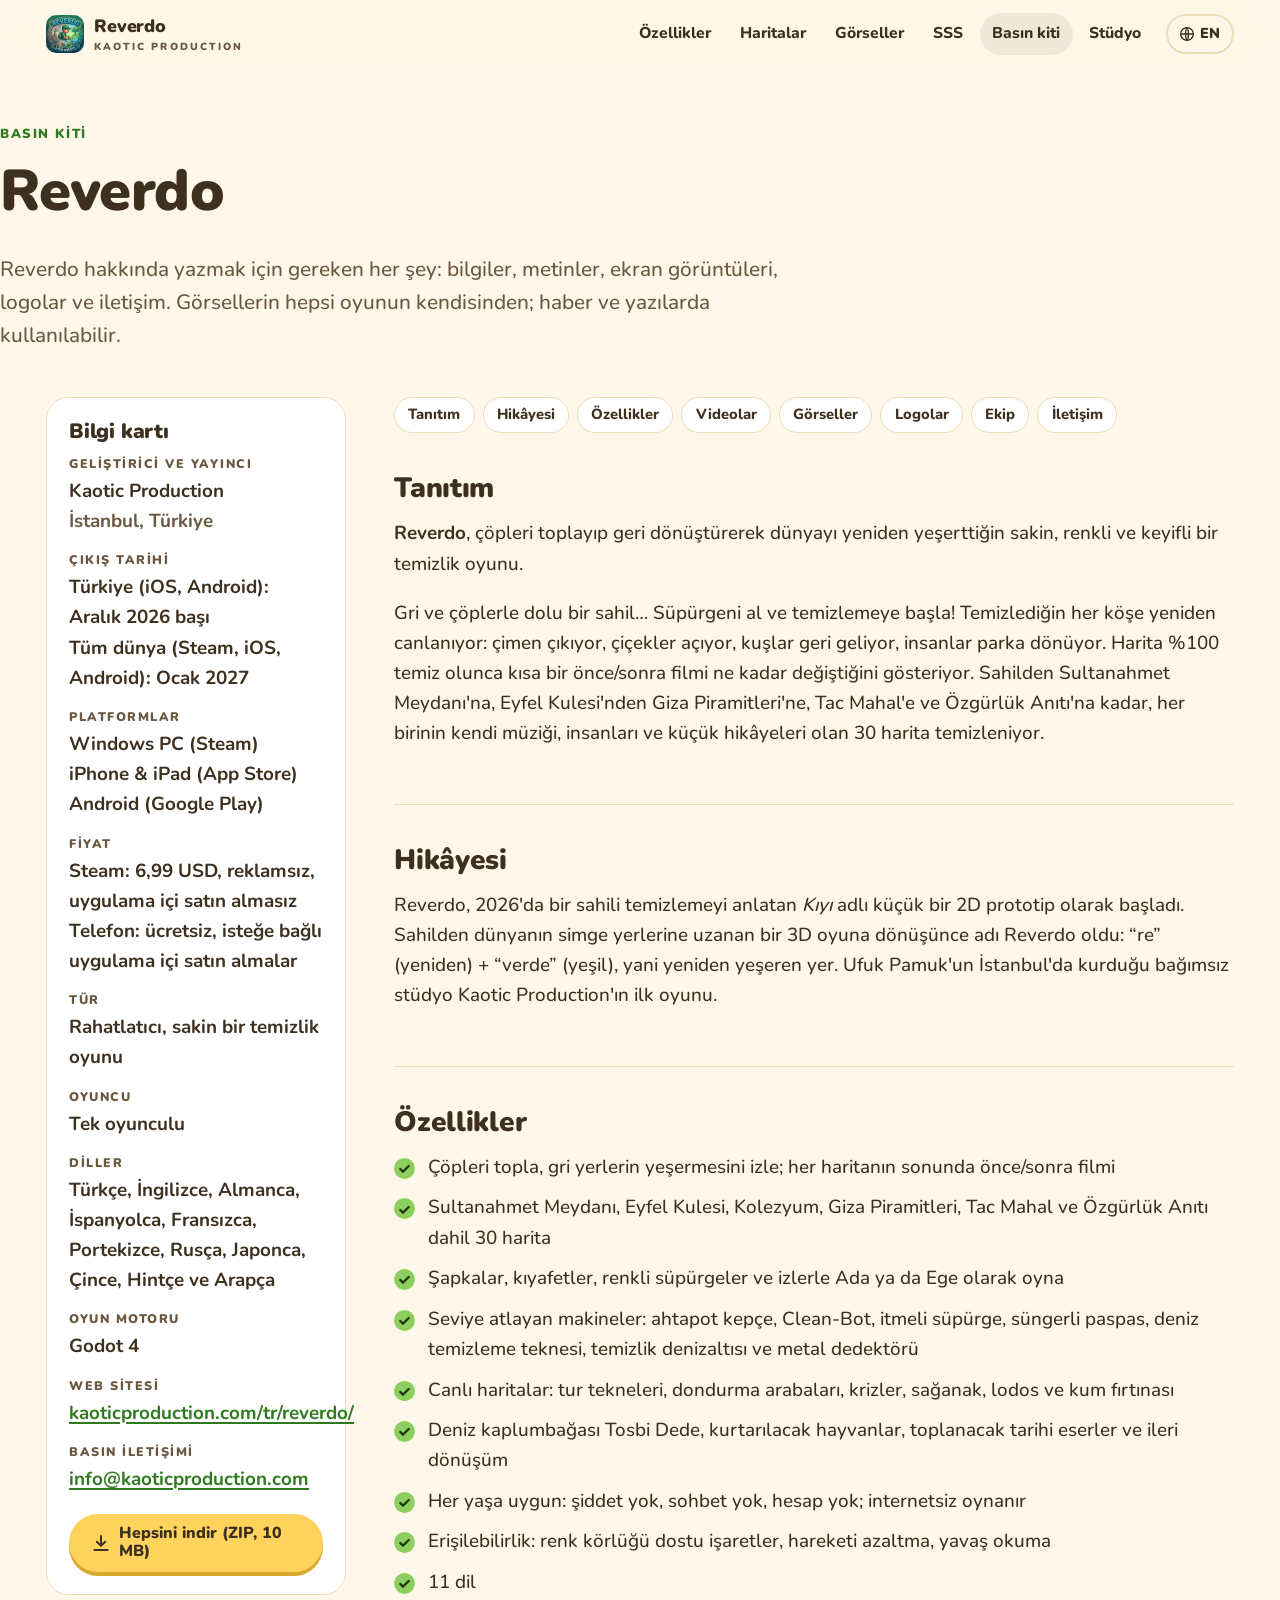
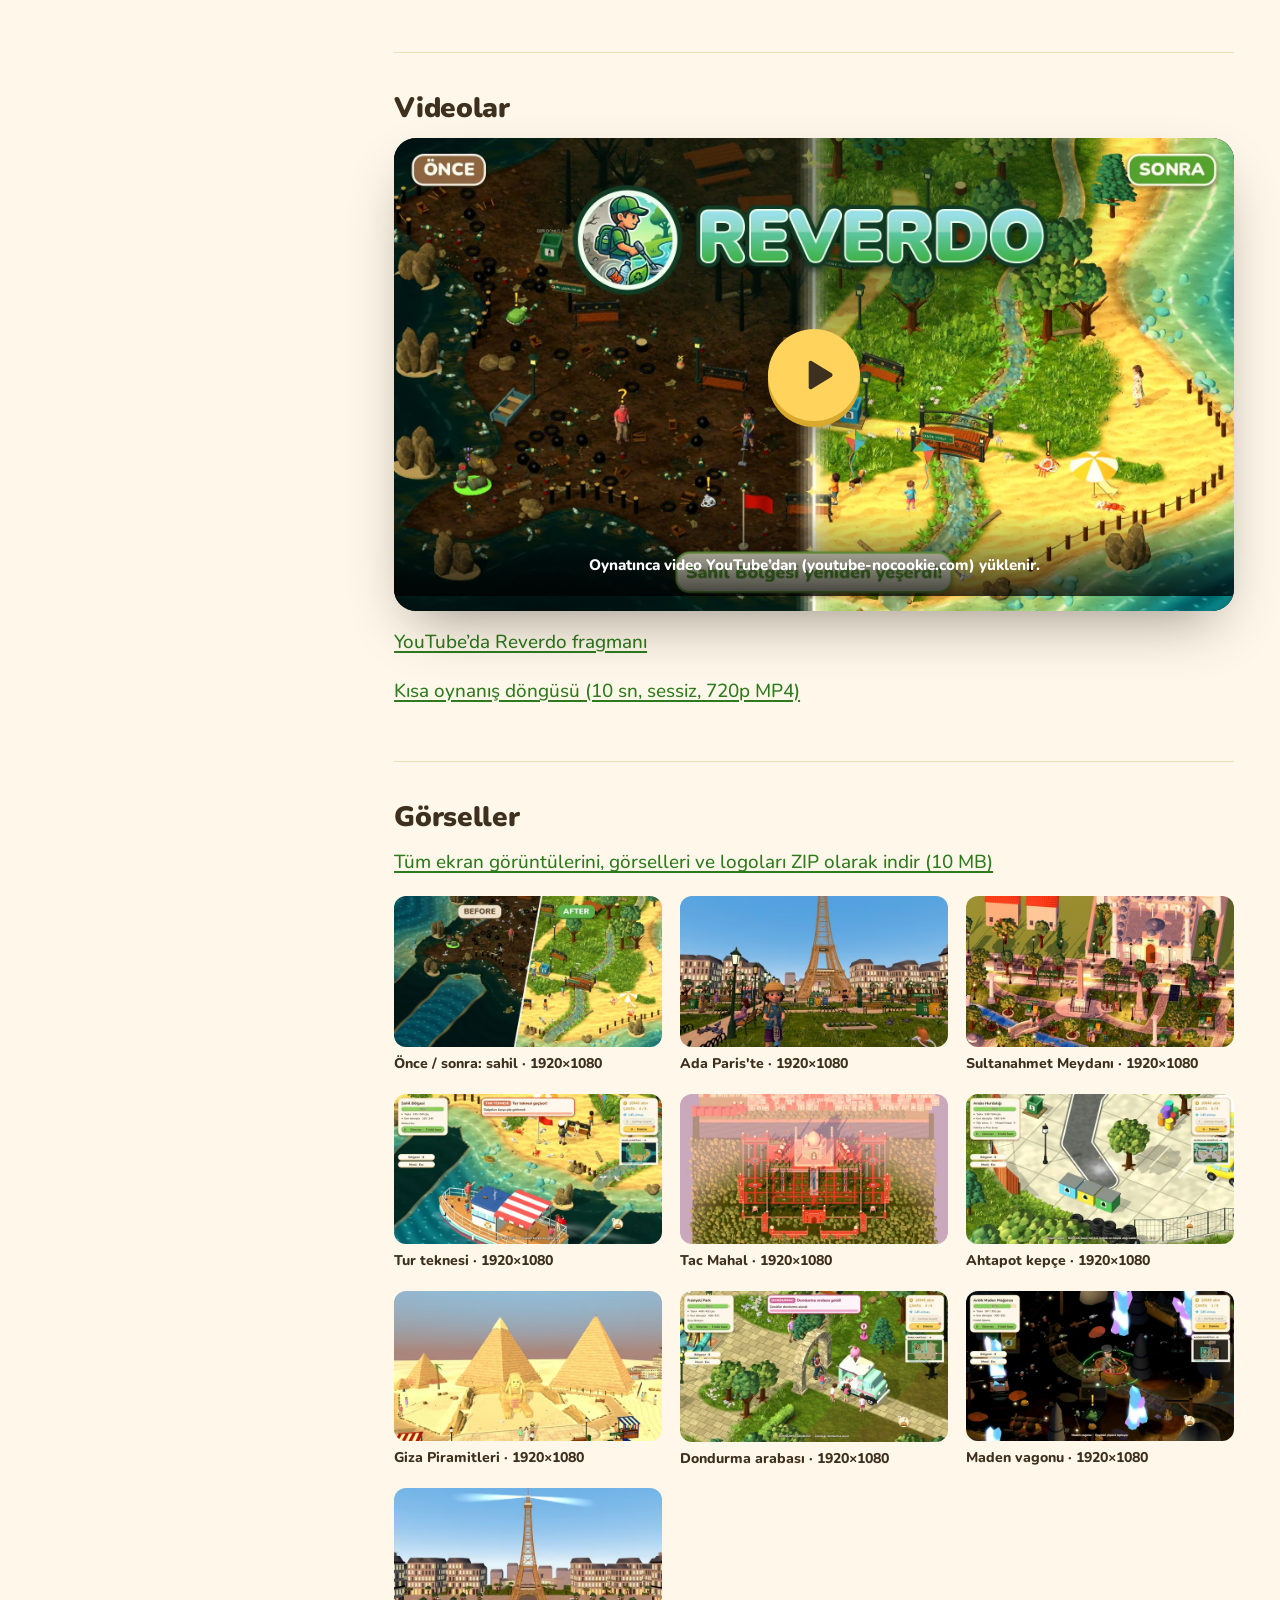
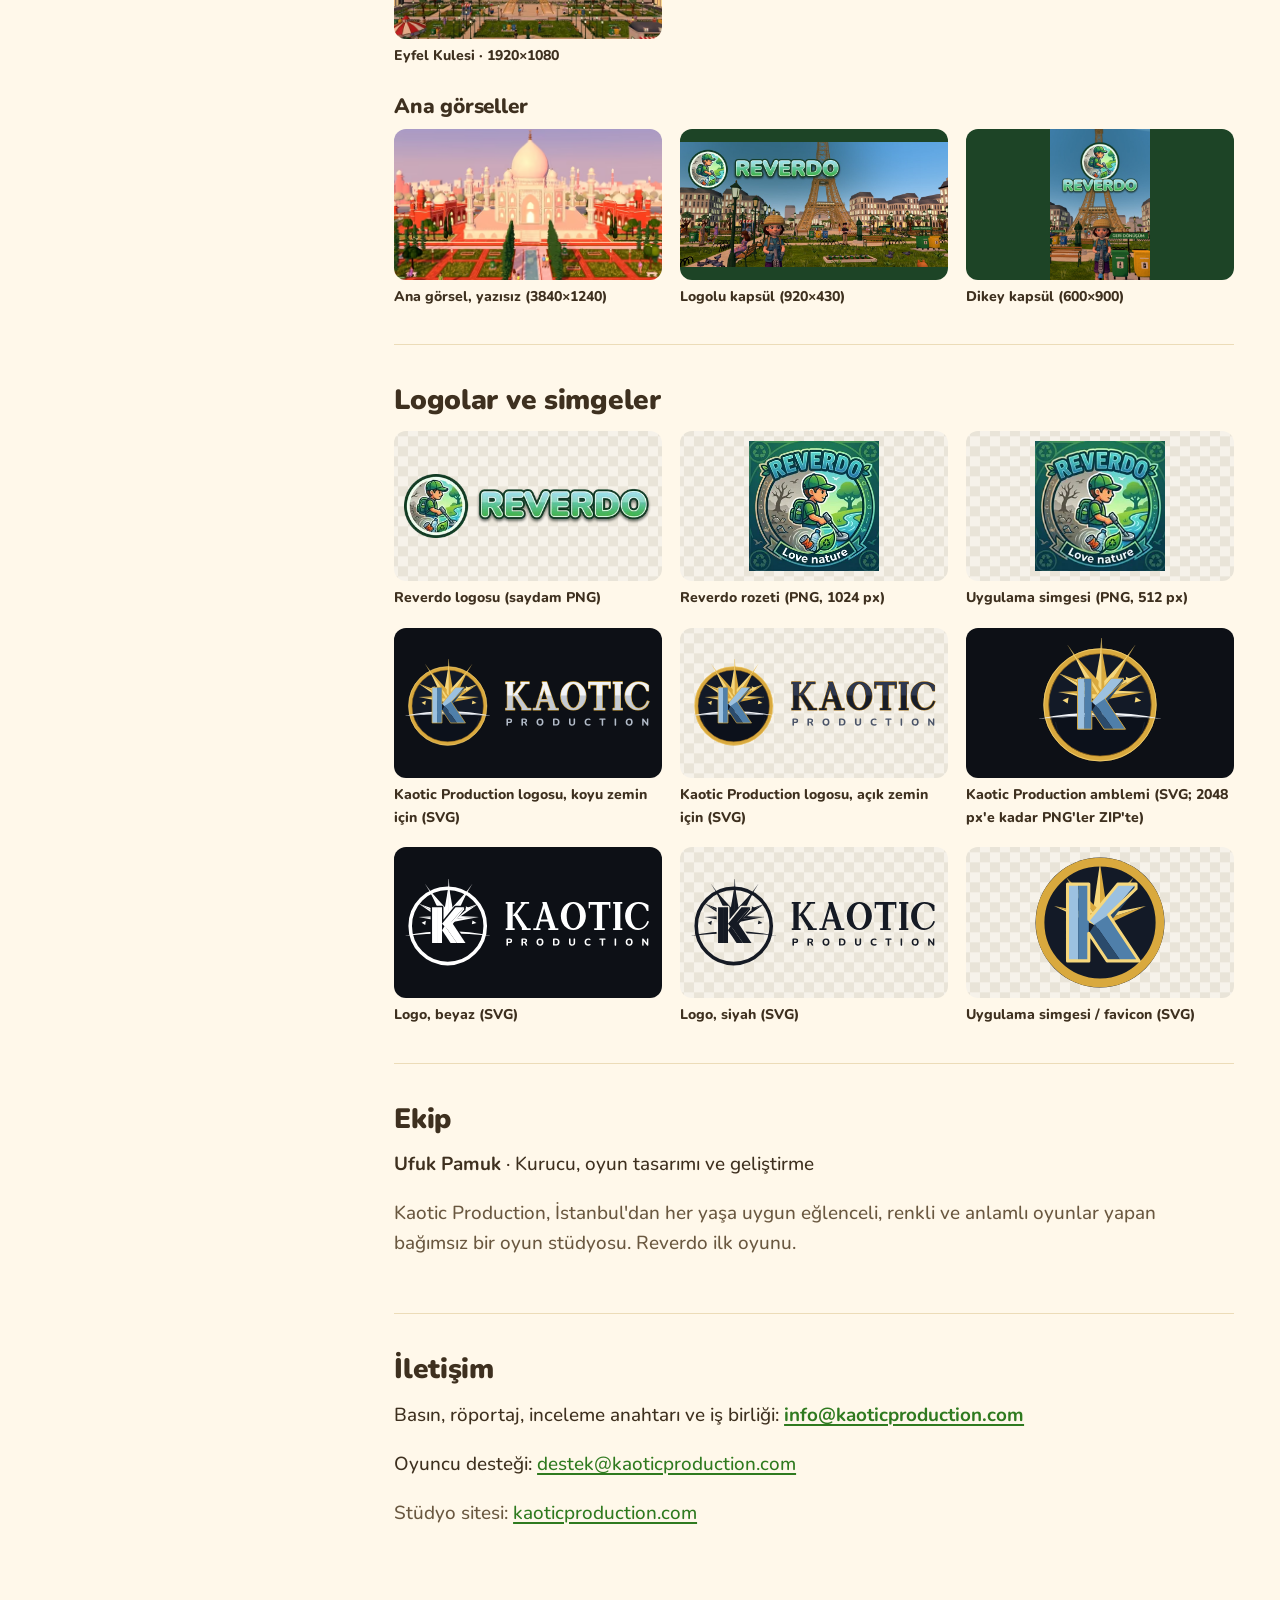
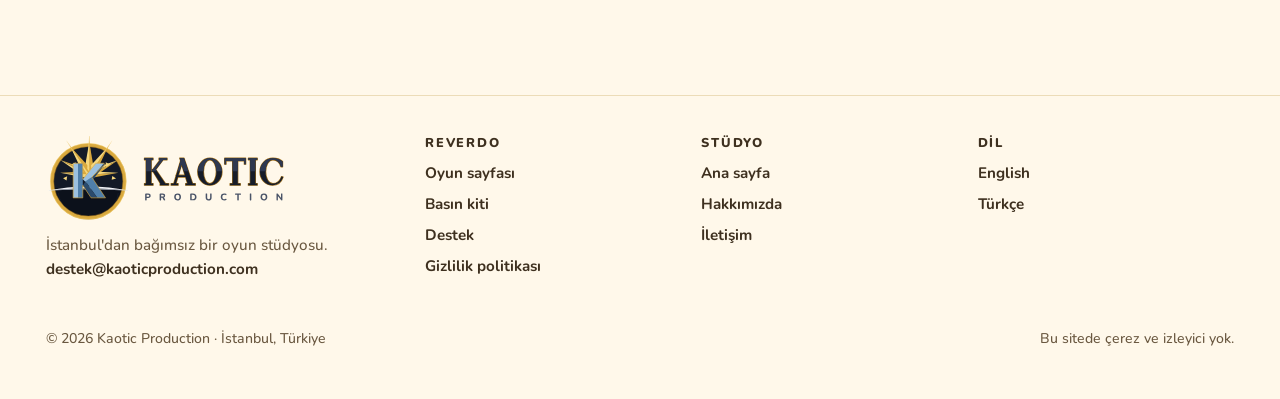
<file: tr/reverdo/presskit/index.html>
<!doctype html>
<html lang="tr">
<head>
<meta charset="utf-8">
<meta name="viewport" content="width=device-width, initial-scale=1, viewport-fit=cover">
<title>Reverdo basın kiti · Kaotic Production</title>
<meta name="description" content="Reverdo basın kiti: bilgi kartı, tanıtım metni, ekran görüntüleri, logolar ve basın iletişimi.">
<meta name="color-scheme" content="light dark">
<meta name="theme-color" content="#1d4426">
<meta name="referrer" content="strict-origin-when-cross-origin">
<link rel="canonical" href="https://kaoticproduction.com/tr/reverdo/presskit/"><link rel="alternate" hreflang="en" href="https://kaoticproduction.com/reverdo/presskit/"><link rel="alternate" hreflang="tr" href="https://kaoticproduction.com/tr/reverdo/presskit/"><link rel="alternate" hreflang="x-default" href="https://kaoticproduction.com/reverdo/presskit/">
<meta property="og:type" content="website">
<meta property="og:site_name" content="Kaotic Production">
<meta property="og:title" content="Reverdo basın kiti · Kaotic Production">
<meta property="og:description" content="Reverdo basın kiti: bilgi kartı, tanıtım metni, ekran görüntüleri, logolar ve basın iletişimi.">
<meta property="og:url" content="https://kaoticproduction.com/tr/reverdo/presskit/">
<meta property="og:image" content="https://kaoticproduction.com/assets/img/og-reverdo.jpg">
<meta property="og:image:width" content="1200">
<meta property="og:image:height" content="630">
<meta property="og:locale" content="tr_TR">
<meta property="og:locale:alternate" content="en_US">
<meta name="twitter:card" content="summary_large_image">
<meta name="twitter:title" content="Reverdo basın kiti · Kaotic Production">
<meta name="twitter:description" content="Reverdo basın kiti: bilgi kartı, tanıtım metni, ekran görüntüleri, logolar ve basın iletişimi.">
<meta name="twitter:image" content="https://kaoticproduction.com/assets/img/og-reverdo.jpg">
<link rel="icon" href="/reverdo/favicon-32.png" sizes="32x32" type="image/png"><link rel="apple-touch-icon" href="/reverdo/apple-touch-icon.png">
<link rel="preload" href="/assets/fonts/nunito-var.woff2" as="font" type="font/woff2" crossorigin>
<link rel="stylesheet" href="/assets/css/site.css?v=20261021c">

</head>
<body class="game">
<a class="skip" href="#main">İçeriğe geç</a>

<header class="site-header"><div class="wrap"><div class="bar"><a class="brand" href="/tr/reverdo/"><img src="/assets/img/reverdo-icon-96.png" width="38" height="38" alt=""><span lang="en">Reverdo<span class="sub">Kaotic Production</span></span></a><nav class="nav" aria-label="Ana menü"><a href="/tr/reverdo/#features">Özellikler</a><a href="/tr/reverdo/#maps">Haritalar</a><a href="/tr/reverdo/#gallery">Görseller</a><a href="/tr/reverdo/#faq">SSS</a><a href="/tr/reverdo/presskit/" aria-current="page">Basın kiti</a><a href="/tr/">Stüdyo</a></nav><a class="lang" href="/reverdo/presskit/" hreflang="en" lang="en" aria-label="English"><svg viewBox="0 0 24 24" fill="none" stroke="currentColor" stroke-width="2" aria-hidden="true"><circle cx="12" cy="12" r="9.5"/><path d="M2.5 12h19M12 2.5c2.8 3 2.8 16 0 19M12 2.5c-2.8 3-2.8 16 0 19"/></svg><span>EN</span></a>
<button class="menu-btn" type="button" aria-expanded="false" aria-controls="mnav" aria-label="Menü"><svg viewBox="0 0 24 24" fill="none" stroke="currentColor" stroke-width="2.4" stroke-linecap="round" aria-hidden="true"><path d="M4 7h16M4 12h16M4 17h16"/></svg></button></div>
<nav class="mobile-nav" id="mnav" aria-label="Ana menü"><a href="/tr/reverdo/#features">Özellikler</a><a href="/tr/reverdo/#maps">Haritalar</a><a href="/tr/reverdo/#gallery">Görseller</a><a href="/tr/reverdo/#faq">SSS</a><a href="/tr/reverdo/presskit/" aria-current="page">Basın kiti</a><a href="/tr/">Stüdyo</a></nav></div></header>
<main id="main">

<div class="wrap pk-head">
<p class="eyebrow">Basın kiti</p>
<h1 style="font-size:clamp(2.2rem,5vw,3.6rem)">Reverdo</h1>
<p class="lead">Reverdo hakkında yazmak için gereken her şey: bilgiler, metinler, ekran görüntüleri, logolar ve iletişim. Görsellerin hepsi oyunun kendisinden; haber ve yazılarda kullanılabilir.</p>
</div>
<div class="wrap pk-grid">
<aside class="factsheet" aria-labelledby="fs-h">
<h2 id="fs-h" style="font-size:1.3rem">Bilgi kartı</h2>
<dl>
<dt>Geliştirici ve yayıncı</dt><dd>Kaotic Production<br><span class="muted">İstanbul, Türkiye</span></dd>
<dt>Çıkış tarihi</dt><dd>Türkiye (iOS, Android): Aralık 2026 başı<br>Tüm dünya (Steam, iOS, Android): Ocak 2027</dd>
<dt>Platformlar</dt><dd>Windows PC (Steam)<br>iPhone &amp; iPad (App Store)<br>Android (Google Play)</dd>
<dt>Fiyat</dt><dd>Steam: 6,99 USD, reklamsız, uygulama içi satın almasız<br>Telefon: ücretsiz, isteğe bağlı uygulama içi satın almalar</dd>
<dt>Tür</dt><dd>Rahatlatıcı, sakin bir temizlik oyunu</dd>
<dt>Oyuncu</dt><dd>Tek oyunculu</dd>
<dt>Diller</dt><dd>Türkçe, İngilizce, Almanca, İspanyolca, Fransızca, Portekizce, Rusça, Japonca, Çince, Hintçe ve Arapça</dd>
<dt>Oyun motoru</dt><dd>Godot 4</dd>
<dt>Web sitesi</dt><dd><a href="/tr/reverdo/">kaoticproduction.com/tr/reverdo/</a></dd>
<dt>Basın iletişimi</dt><dd><a href="mailto:info@kaoticproduction.com?subject=Reverdo%20press">info@kaoticproduction.com</a></dd>
</dl>
<a class="btn" href="/reverdo/presskit/reverdo-presskit.zip" download><svg viewBox="0 0 24 24" fill="none" stroke="currentColor" stroke-width="2.4" stroke-linecap="round" stroke-linejoin="round" aria-hidden="true"><path d="M12 3.5v12M7 10.5l5 5 5-5M4 20.5h16"/></svg>Hepsini indir (ZIP, 10 MB)</a>
</aside>
<div class="pk-main">
<ul class="pk-toc">
<li><a href="#description">Tanıtım</a></li><li><a href="#history">Hikâyesi</a></li>
<li><a href="#features">Özellikler</a></li><li><a href="#videos">Videolar</a></li>
<li><a href="#images">Görseller</a></li><li><a href="#logos">Logolar</a></li>
<li><a href="#team">Ekip</a></li><li><a href="#contact">İletişim</a></li></ul>

<section id="description"><h2>Tanıtım</h2>
<p><strong>Reverdo</strong>, çöpleri toplayıp geri dönüştürerek dünyayı yeniden yeşerttiğin sakin, renkli ve keyifli bir temizlik oyunu.</p>
<p>Gri ve çöplerle dolu bir sahil… Süpürgeni al ve temizlemeye başla! Temizlediğin her köşe yeniden canlanıyor: çimen çıkıyor, çiçekler açıyor, kuşlar geri geliyor, insanlar parka dönüyor. Harita %100 temiz olunca kısa bir önce/sonra filmi ne kadar değiştiğini gösteriyor. Sahilden Sultanahmet Meydanı'na, Eyfel Kulesi'nden Giza Piramitleri'ne, Tac Mahal'e ve Özgürlük Anıtı'na kadar, her birinin kendi müziği, insanları ve küçük hikâyeleri olan 30 harita temizleniyor.</p>
</section>

<section id="history"><h2>Hikâyesi</h2>
<p>Reverdo, 2026'da bir sahili temizlemeyi anlatan <em>Kıyı</em> adlı küçük bir 2D prototip olarak başladı. Sahilden dünyanın simge yerlerine uzanan bir 3D oyuna dönüşünce adı Reverdo oldu: “re” (yeniden) + “verde” (yeşil), yani yeniden yeşeren yer. Ufuk Pamuk'un İstanbul'da kurduğu bağımsız stüdyo Kaotic Production'ın ilk oyunu.</p>
</section>

<section id="features"><h2>Özellikler</h2>
<ul class="ticks">
<li>Çöpleri topla, gri yerlerin yeşermesini izle; her haritanın sonunda önce/sonra filmi</li>
<li>Sultanahmet Meydanı, Eyfel Kulesi, Kolezyum, Giza Piramitleri, Tac Mahal ve Özgürlük Anıtı dahil 30 harita</li>
<li>Şapkalar, kıyafetler, renkli süpürgeler ve izlerle Ada ya da Ege olarak oyna</li>
<li>Seviye atlayan makineler: ahtapot kepçe, Clean-Bot, itmeli süpürge, süngerli paspas, deniz temizleme teknesi, temizlik denizaltısı ve metal dedektörü</li>
<li>Canlı haritalar: tur tekneleri, dondurma arabaları, krizler, sağanak, lodos ve kum fırtınası</li>
<li>Deniz kaplumbağası Tosbi Dede, kurtarılacak hayvanlar, toplanacak tarihi eserler ve ileri dönüşüm</li>
<li>Her yaşa uygun: şiddet yok, sohbet yok, hesap yok; internetsiz oynanır</li>
<li>Erişilebilirlik: renk körlüğü dostu işaretler, hareketi azaltma, yavaş okuma</li>
<li>11 dil</li>
</ul>
</section>

<section id="videos"><h2>Videolar</h2>
<div class="trailer " data-yt="tKEC2dEtPPI" data-title="Reverdo fragmanı"><picture><source type="image/avif" srcset="/assets/img/trailer-poster-tr-960.avif 960w, /assets/img/trailer-poster-tr-1920.avif 1920w" sizes="(min-width: 1240px) 1180px, 100vw"><source type="image/webp" srcset="/assets/img/trailer-poster-tr-960.webp 960w, /assets/img/trailer-poster-tr-1920.webp 1920w" sizes="(min-width: 1240px) 1180px, 100vw"><img src="/assets/img/trailer-poster-tr-1920.jpg" srcset="/assets/img/trailer-poster-tr-960.jpg 960w, /assets/img/trailer-poster-tr-1920.jpg 1920w" sizes="(min-width: 1240px) 1180px, 100vw" width="1920" height="1080" alt="Reverdo fragman kapağı: sahilin temizlikten önceki ve sonraki hâli" loading="lazy" decoding="async"></picture><button type="button" aria-label="Fragmanı oynat (YouTube yüklenir)"><span class="play"><svg viewBox="0 0 24 24" aria-hidden="true"><path fill="currentColor" d="M7 4.6v14.8a1.2 1.2 0 0 0 1.8 1l12-7.4a1.2 1.2 0 0 0 0-2L8.8 3.6A1.2 1.2 0 0 0 7 4.6z"/></svg></span></button><p class="note">Oynatınca video YouTube’dan (youtube-nocookie.com) yüklenir.</p></div>
<div style="margin-top:16px"><p><a href="https://www.youtube.com/watch?v=NSDwxBK6NTA" rel="noopener">YouTube’da Reverdo fragmanı</a></p><p><a href="/assets/video/reverdo-hero-720.mp4" download="reverdo-gameplay-loop-720p.mp4">Kısa oynanış döngüsü (10 sn, sessiz, 720p MP4)</a></p></div>
</section>

<section id="images"><h2>Görseller</h2>
<p><a href="/reverdo/presskit/reverdo-presskit.zip" download>Tüm ekran görüntülerini, görselleri ve logoları ZIP olarak indir (10 MB)</a></p>
<ul class="dl-grid"><li><a href="/assets/img/shot-01-before-after-coast-1920.jpg" download="reverdo-01-before-after-coast.jpg"><picture><source type="image/avif" srcset="/assets/img/shot-01-before-after-coast-640.avif 640w" sizes="(min-width: 960px) 260px, 46vw"><source type="image/webp" srcset="/assets/img/shot-01-before-after-coast-640.webp 640w" sizes="(min-width: 960px) 260px, 46vw"><img src="/assets/img/shot-01-before-after-coast-640.jpg" srcset="/assets/img/shot-01-before-after-coast-640.jpg 640w" sizes="(min-width: 960px) 260px, 46vw" width="640" height="360" alt="Önce ve sonra: gri, çöplerle dolu sahil ve aynı sahilin temiz, yeşil hâli" loading="lazy" decoding="async"></picture>Önce / sonra: sahil · 1920×1080</a></li><li><a href="/assets/img/shot-02-paris-ada-1920.jpg" download="reverdo-02-paris-ada.jpg"><picture><source type="image/avif" srcset="/assets/img/shot-02-paris-ada-640.avif 640w" sizes="(min-width: 960px) 260px, 46vw"><source type="image/webp" srcset="/assets/img/shot-02-paris-ada-640.webp 640w" sizes="(min-width: 960px) 260px, 46vw"><img src="/assets/img/shot-02-paris-ada-640.jpg" srcset="/assets/img/shot-02-paris-ada-640.jpg 640w" sizes="(min-width: 960px) 260px, 46vw" width="640" height="360" alt="Ada, Paris&#x27;te Eyfel Kulesi&#x27;nin önünde" loading="lazy" decoding="async"></picture>Ada Paris'te · 1920×1080</a></li><li><a href="/assets/img/shot-03-sultanahmet-1920.jpg" download="reverdo-03-sultanahmet.jpg"><picture><source type="image/avif" srcset="/assets/img/shot-03-sultanahmet-640.avif 640w" sizes="(min-width: 960px) 260px, 46vw"><source type="image/webp" srcset="/assets/img/shot-03-sultanahmet-640.webp 640w" sizes="(min-width: 960px) 260px, 46vw"><img src="/assets/img/shot-03-sultanahmet-640.jpg" srcset="/assets/img/shot-03-sultanahmet-640.jpg 640w" sizes="(min-width: 960px) 260px, 46vw" width="640" height="360" alt="Yukarıdan İstanbul&#x27;daki Sultanahmet Meydanı" loading="lazy" decoding="async"></picture>Sultanahmet Meydanı · 1920×1080</a></li><li><a href="/assets/img/shot-04-tour-boat-1920.jpg" download="reverdo-04-tour-boat.jpg"><picture><source type="image/avif" srcset="/assets/img/shot-04-tour-boat-640.avif 640w" sizes="(min-width: 960px) 260px, 46vw"><source type="image/webp" srcset="/assets/img/shot-04-tour-boat-640.webp 640w" sizes="(min-width: 960px) 260px, 46vw"><img src="/assets/img/shot-04-tour-boat-640.jpg" srcset="/assets/img/shot-04-tour-boat-640.jpg 640w" sizes="(min-width: 960px) 260px, 46vw" width="640" height="360" alt="Çöpler toplanırken sahilin önünden tur teknesi geçiyor" loading="lazy" decoding="async"></picture>Tur teknesi · 1920×1080</a></li><li><a href="/assets/img/shot-05-taj-mahal-1920.jpg" download="reverdo-05-taj-mahal.jpg"><picture><source type="image/avif" srcset="/assets/img/shot-05-taj-mahal-640.avif 640w" sizes="(min-width: 960px) 260px, 46vw"><source type="image/webp" srcset="/assets/img/shot-05-taj-mahal-640.webp 640w" sizes="(min-width: 960px) 260px, 46vw"><img src="/assets/img/shot-05-taj-mahal-640.jpg" srcset="/assets/img/shot-05-taj-mahal-640.jpg 640w" sizes="(min-width: 960px) 260px, 46vw" width="640" height="360" alt="Yukarıdan Tac Mahal ve bahçeleri" loading="lazy" decoding="async"></picture>Tac Mahal · 1920×1080</a></li><li><a href="/assets/img/shot-06-octopus-grab-1920.jpg" download="reverdo-06-octopus-grab.jpg"><picture><source type="image/avif" srcset="/assets/img/shot-06-octopus-grab-640.avif 640w" sizes="(min-width: 960px) 260px, 46vw"><source type="image/webp" srcset="/assets/img/shot-06-octopus-grab-640.webp 640w" sizes="(min-width: 960px) 260px, 46vw"><img src="/assets/img/shot-06-octopus-grab-640.jpg" srcset="/assets/img/shot-06-octopus-grab-640.jpg 640w" sizes="(min-width: 960px) 260px, 46vw" width="640" height="360" alt="Araba hurdalığında ahtapot kepçeli iş makinesi" loading="lazy" decoding="async"></picture>Ahtapot kepçe · 1920×1080</a></li><li><a href="/assets/img/shot-07-giza-1920.jpg" download="reverdo-07-giza.jpg"><picture><source type="image/avif" srcset="/assets/img/shot-07-giza-640.avif 640w" sizes="(min-width: 960px) 260px, 46vw"><source type="image/webp" srcset="/assets/img/shot-07-giza-640.webp 640w" sizes="(min-width: 960px) 260px, 46vw"><img src="/assets/img/shot-07-giza-640.jpg" srcset="/assets/img/shot-07-giza-640.jpg 640w" sizes="(min-width: 960px) 260px, 46vw" width="640" height="360" alt="Giza Piramitleri ve Sfenks" loading="lazy" decoding="async"></picture>Giza Piramitleri · 1920×1080</a></li><li><a href="/assets/img/shot-08-ice-cream-van-1920.jpg" download="reverdo-08-ice-cream-van.jpg"><picture><source type="image/avif" srcset="/assets/img/shot-08-ice-cream-van-640.avif 640w" sizes="(min-width: 960px) 260px, 46vw"><source type="image/webp" srcset="/assets/img/shot-08-ice-cream-van-640.webp 640w" sizes="(min-width: 960px) 260px, 46vw"><img src="/assets/img/shot-08-ice-cream-van-640.jpg" srcset="/assets/img/shot-08-ice-cream-van-640.jpg 640w" sizes="(min-width: 960px) 260px, 46vw" width="640" height="360" alt="Fıskiyeli Park&#x27;ta dondurma arabasının başındaki çocuklar" loading="lazy" decoding="async"></picture>Dondurma arabası · 1920×1080</a></li><li><a href="/assets/img/shot-09-mine-cart-1920.jpg" download="reverdo-09-mine-cart.jpg"><picture><source type="image/avif" srcset="/assets/img/shot-09-mine-cart-640.avif 640w" sizes="(min-width: 960px) 260px, 46vw"><source type="image/webp" srcset="/assets/img/shot-09-mine-cart-640.webp 640w" sizes="(min-width: 960px) 260px, 46vw"><img src="/assets/img/shot-09-mine-cart-640.jpg" srcset="/assets/img/shot-09-mine-cart-640.jpg 640w" sizes="(min-width: 960px) 260px, 46vw" width="640" height="360" alt="Işıldayan kristal mağarada maden vagonu yolculuğu" loading="lazy" decoding="async"></picture>Maden vagonu · 1920×1080</a></li><li><a href="/assets/img/shot-10-eiffel-tower-1920.jpg" download="reverdo-10-eiffel-tower.jpg"><picture><source type="image/avif" srcset="/assets/img/shot-10-eiffel-tower-640.avif 640w" sizes="(min-width: 960px) 260px, 46vw"><source type="image/webp" srcset="/assets/img/shot-10-eiffel-tower-640.webp 640w" sizes="(min-width: 960px) 260px, 46vw"><img src="/assets/img/shot-10-eiffel-tower-640.jpg" srcset="/assets/img/shot-10-eiffel-tower-640.jpg 640w" sizes="(min-width: 960px) 260px, 46vw" width="640" height="360" alt="Eyfel Kulesi ve Champ de Mars bahçeleri" loading="lazy" decoding="async"></picture>Eyfel Kulesi · 1920×1080</a></li></ul>
<h3 style="margin-top:28px">Ana görseller</h3>
<ul class="dl-grid"><li><a href="/reverdo/presskit/files/reverdo-keyart-3840x1240.jpg" download><picture><source type="image/avif" srcset="/assets/img/keyart-960.avif 960w" sizes="(min-width: 960px) 260px, 46vw"><source type="image/webp" srcset="/assets/img/keyart-960.webp 960w" sizes="(min-width: 960px) 260px, 46vw"><img src="/assets/img/keyart-960.jpg" srcset="/assets/img/keyart-960.jpg 960w" sizes="(min-width: 960px) 260px, 46vw" width="960" height="310" alt="" loading="lazy" decoding="async"></picture>Ana görsel, yazısız (3840×1240)</a></li><li><a href="/reverdo/presskit/files/reverdo-capsule-920x430.jpg" download><img src="/reverdo/presskit/files/reverdo-capsule-920x430.jpg" alt="" loading="lazy" style="object-fit:contain;background:#1d4426">Logolu kapsül (920×430)</a></li><li><a href="/reverdo/presskit/files/reverdo-capsule-600x900.jpg" download><img src="/reverdo/presskit/files/reverdo-capsule-600x900.jpg" alt="" loading="lazy" style="object-fit:contain;background:#1d4426">Dikey kapsül (600×900)</a></li></ul>
</section>

<section id="logos"><h2>Logolar ve simgeler</h2>
<ul class="dl-grid"><li class="logo-tile"><a href="/reverdo/presskit/files/reverdo-logo-wordmark.png" download><img src="/assets/img/reverdo-wordmark-400.webp" alt="" loading="lazy">Reverdo logosu (saydam PNG)</a></li><li class="logo-tile"><a href="/reverdo/presskit/files/reverdo-logo-badge.png" download><img src="/assets/img/reverdo-badge-256.webp" alt="" loading="lazy">Reverdo rozeti (PNG, 1024 px)</a></li><li class="logo-tile"><a href="/reverdo/presskit/files/reverdo-icon-512.png" download><img src="/assets/img/reverdo-icon-192.webp" alt="" loading="lazy">Uygulama simgesi (PNG, 512 px)</a></li><li class="logo-tile darkbg"><a href="/reverdo/presskit/files/kaotic-logo-dark-bg.svg" download><img src="/assets/brand/kaotic-logo-dark-bg.svg" alt="" loading="lazy">Kaotic Production logosu, koyu zemin için (SVG)</a></li><li class="logo-tile"><a href="/reverdo/presskit/files/kaotic-logo-light-bg.svg" download><img src="/assets/brand/kaotic-logo-light-bg.svg" alt="" loading="lazy">Kaotic Production logosu, açık zemin için (SVG)</a></li><li class="logo-tile darkbg"><a href="/reverdo/presskit/files/kaotic-emblem.svg" download><img src="/assets/brand/kaotic-emblem.svg" alt="" loading="lazy">Kaotic Production amblemi (SVG; 2048 px'e kadar PNG'ler ZIP'te)</a></li><li class="logo-tile darkbg"><a href="/reverdo/presskit/files/kaotic-logo-white.svg" download><img src="/assets/brand/kaotic-logo-white.svg" alt="" loading="lazy">Logo, beyaz (SVG)</a></li><li class="logo-tile"><a href="/reverdo/presskit/files/kaotic-logo-black.svg" download><img src="/assets/brand/kaotic-logo-black.svg" alt="" loading="lazy">Logo, siyah (SVG)</a></li><li class="logo-tile"><a href="/reverdo/presskit/files/kaotic-favicon.svg" download><img src="/assets/brand/kaotic-favicon.svg" alt="" loading="lazy">Uygulama simgesi / favicon (SVG)</a></li></ul>
</section>

<section id="team"><h2>Ekip</h2>
<p><strong>Ufuk Pamuk</strong> · Kurucu, oyun tasarımı ve geliştirme</p>
<p class="muted">Kaotic Production, İstanbul'dan her yaşa uygun eğlenceli, renkli ve anlamlı oyunlar yapan bağımsız bir oyun stüdyosu. Reverdo ilk oyunu.</p>
</section>

<section id="contact"><h2>İletişim</h2>
<p>Basın, röportaj, inceleme anahtarı ve iş birliği: <a href="mailto:info@kaoticproduction.com?subject=Reverdo%20press"><strong>info@kaoticproduction.com</strong></a></p>
<p>Oyuncu desteği: <a href="mailto:destek@kaoticproduction.com">destek@kaoticproduction.com</a></p>
<p class="muted">Stüdyo sitesi: <a href="/tr/">kaoticproduction.com</a></p>
</section>
</div>
</div>

</main>
<footer class="site-footer"><div class="wrap">
<div class="cols">
<div><picture><source srcset="/assets/brand/kaotic-logo-dark-bg.svg" media="(prefers-color-scheme: dark)"><img class="logo" src="/assets/brand/kaotic-logo-light-bg.svg" width="240" height="85" alt="Kaotic Production"></picture>
<p>İstanbul'dan bağımsız bir oyun stüdyosu.<br><a href="mailto:destek@kaoticproduction.com">destek@kaoticproduction.com</a></p></div>
<div><h3>Reverdo</h3><ul>
<li><a href="/tr/reverdo/">Oyun sayfası</a></li>
<li><a href="/tr/reverdo/presskit/">Basın kiti</a></li>
<li><a href="/reverdo/destek/">Destek</a></li>
<li><a href="/reverdo/gizlilik/">Gizlilik politikası</a></li></ul></div>
<div><h3>Stüdyo</h3><ul>
<li><a href="/tr/">Ana sayfa</a></li>
<li><a href="/tr/#about">Hakkımızda</a></li>
<li><a href="/tr/#contact">İletişim</a></li></ul></div>
<div><h3>Dil</h3><ul><li><a href="/reverdo/presskit/" hreflang="en" lang="en">English</a></li><li><a href="/tr/reverdo/presskit/" hreflang="tr" lang="tr">Türkçe</a></li></ul></div>
</div>
<div class="fine"><span>&copy; 2026 Kaotic Production &middot; İstanbul, Türkiye</span><span>Bu sitede çerez ve izleyici yok.</span></div>
</div></footer>
<script src="/assets/js/site.js?v=20261021c" defer></script>
</body>
</html>
</file>
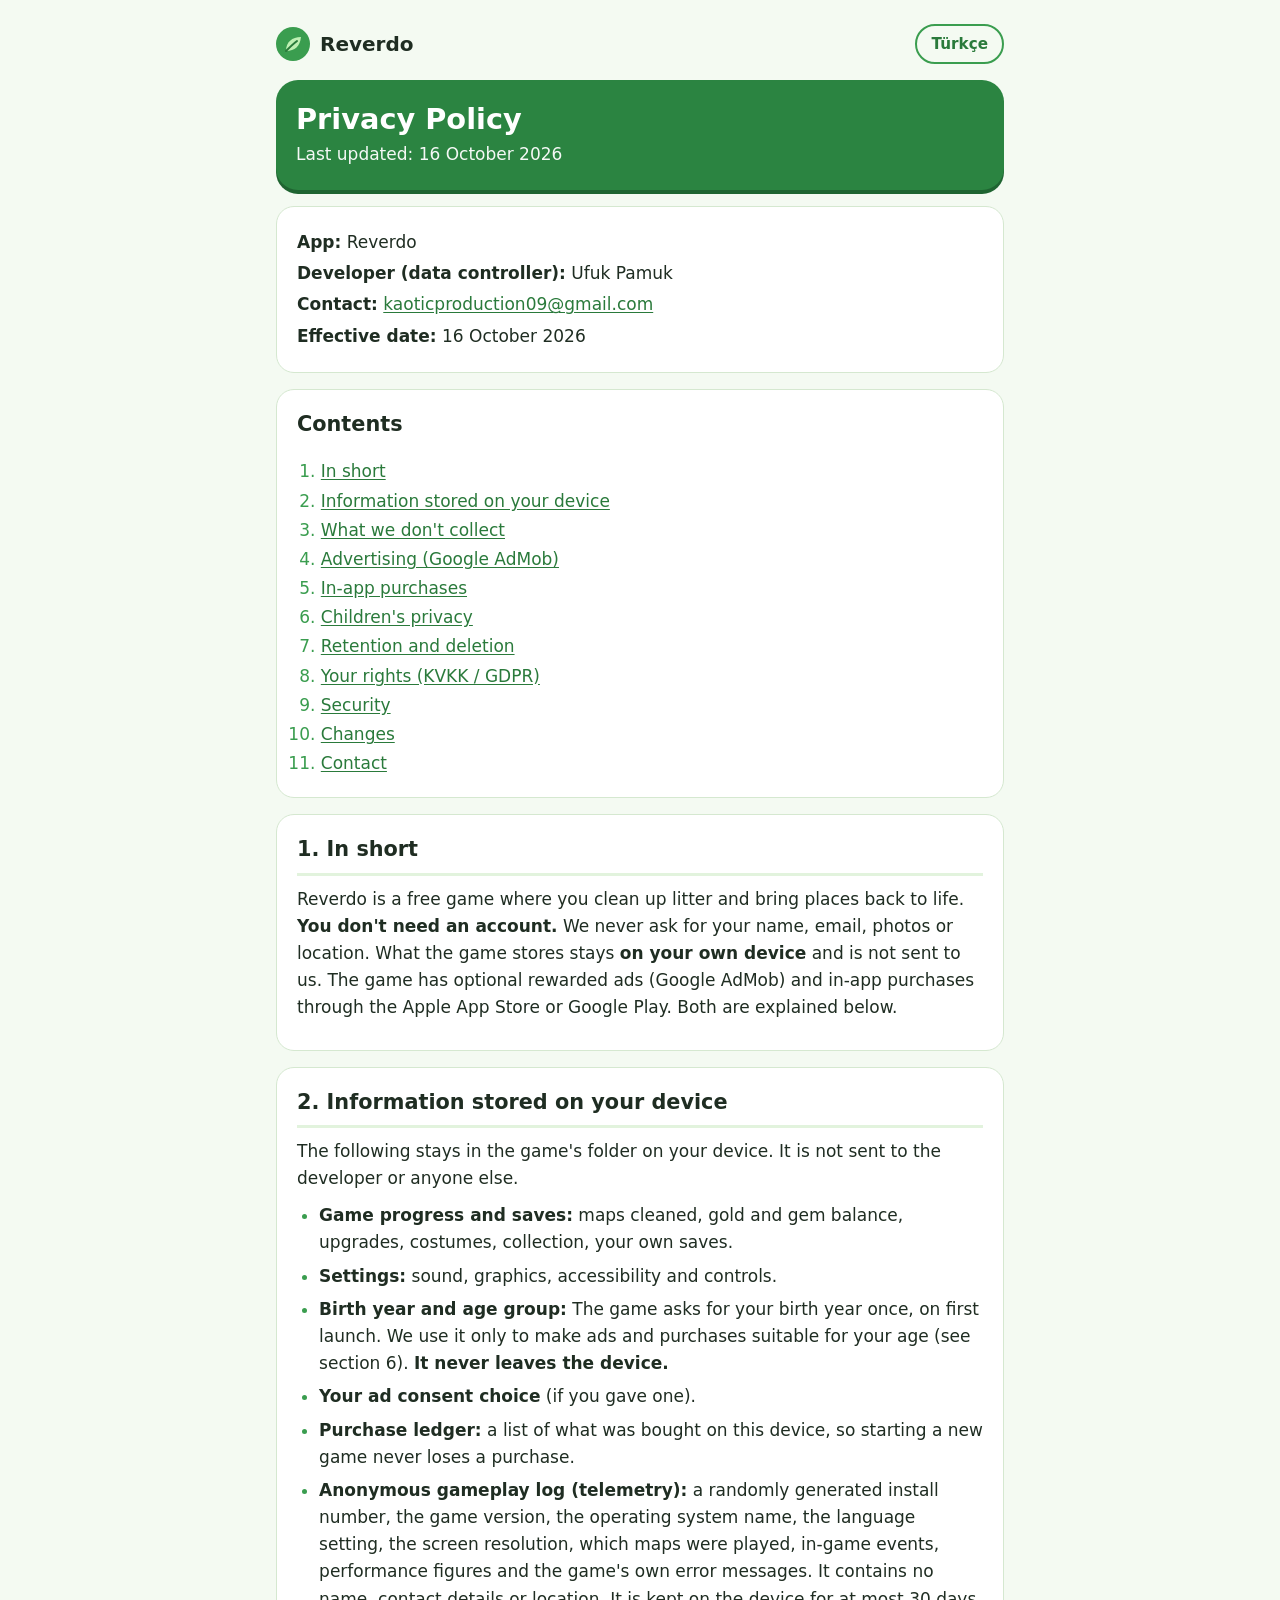
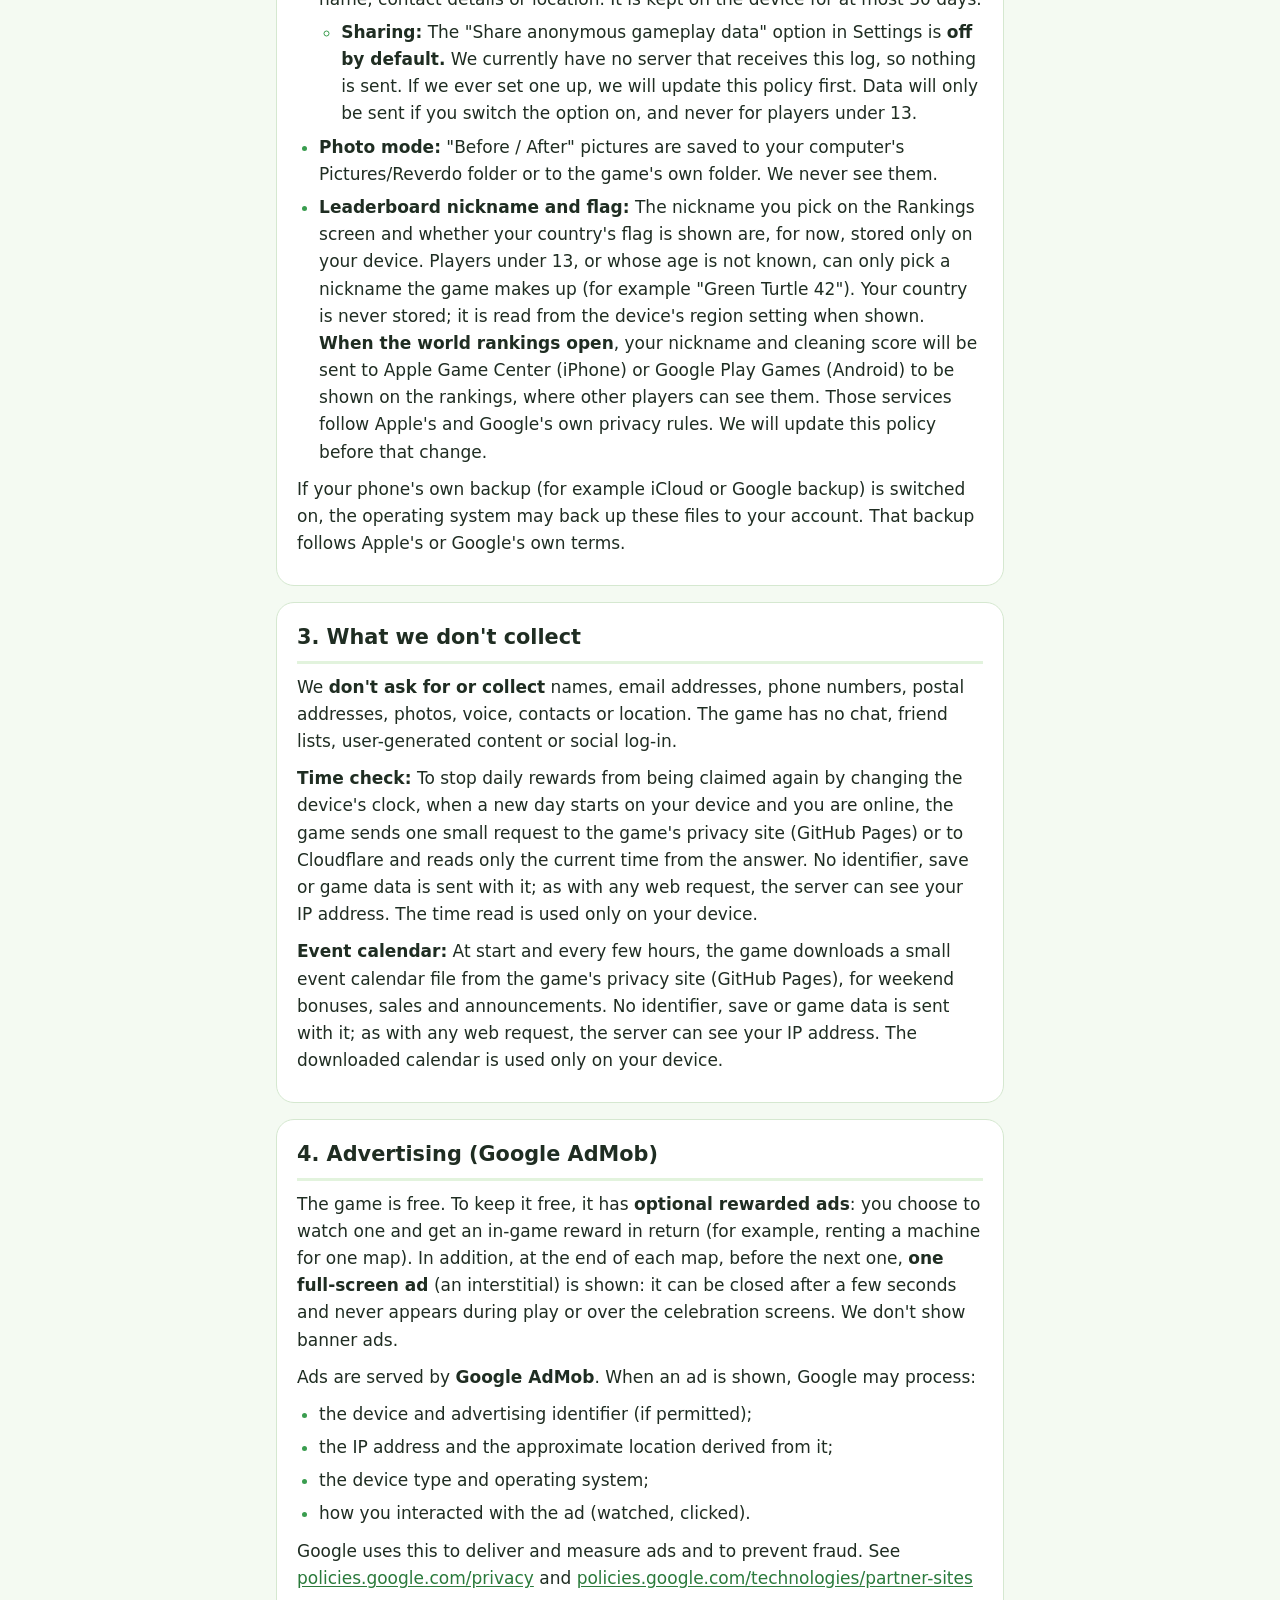
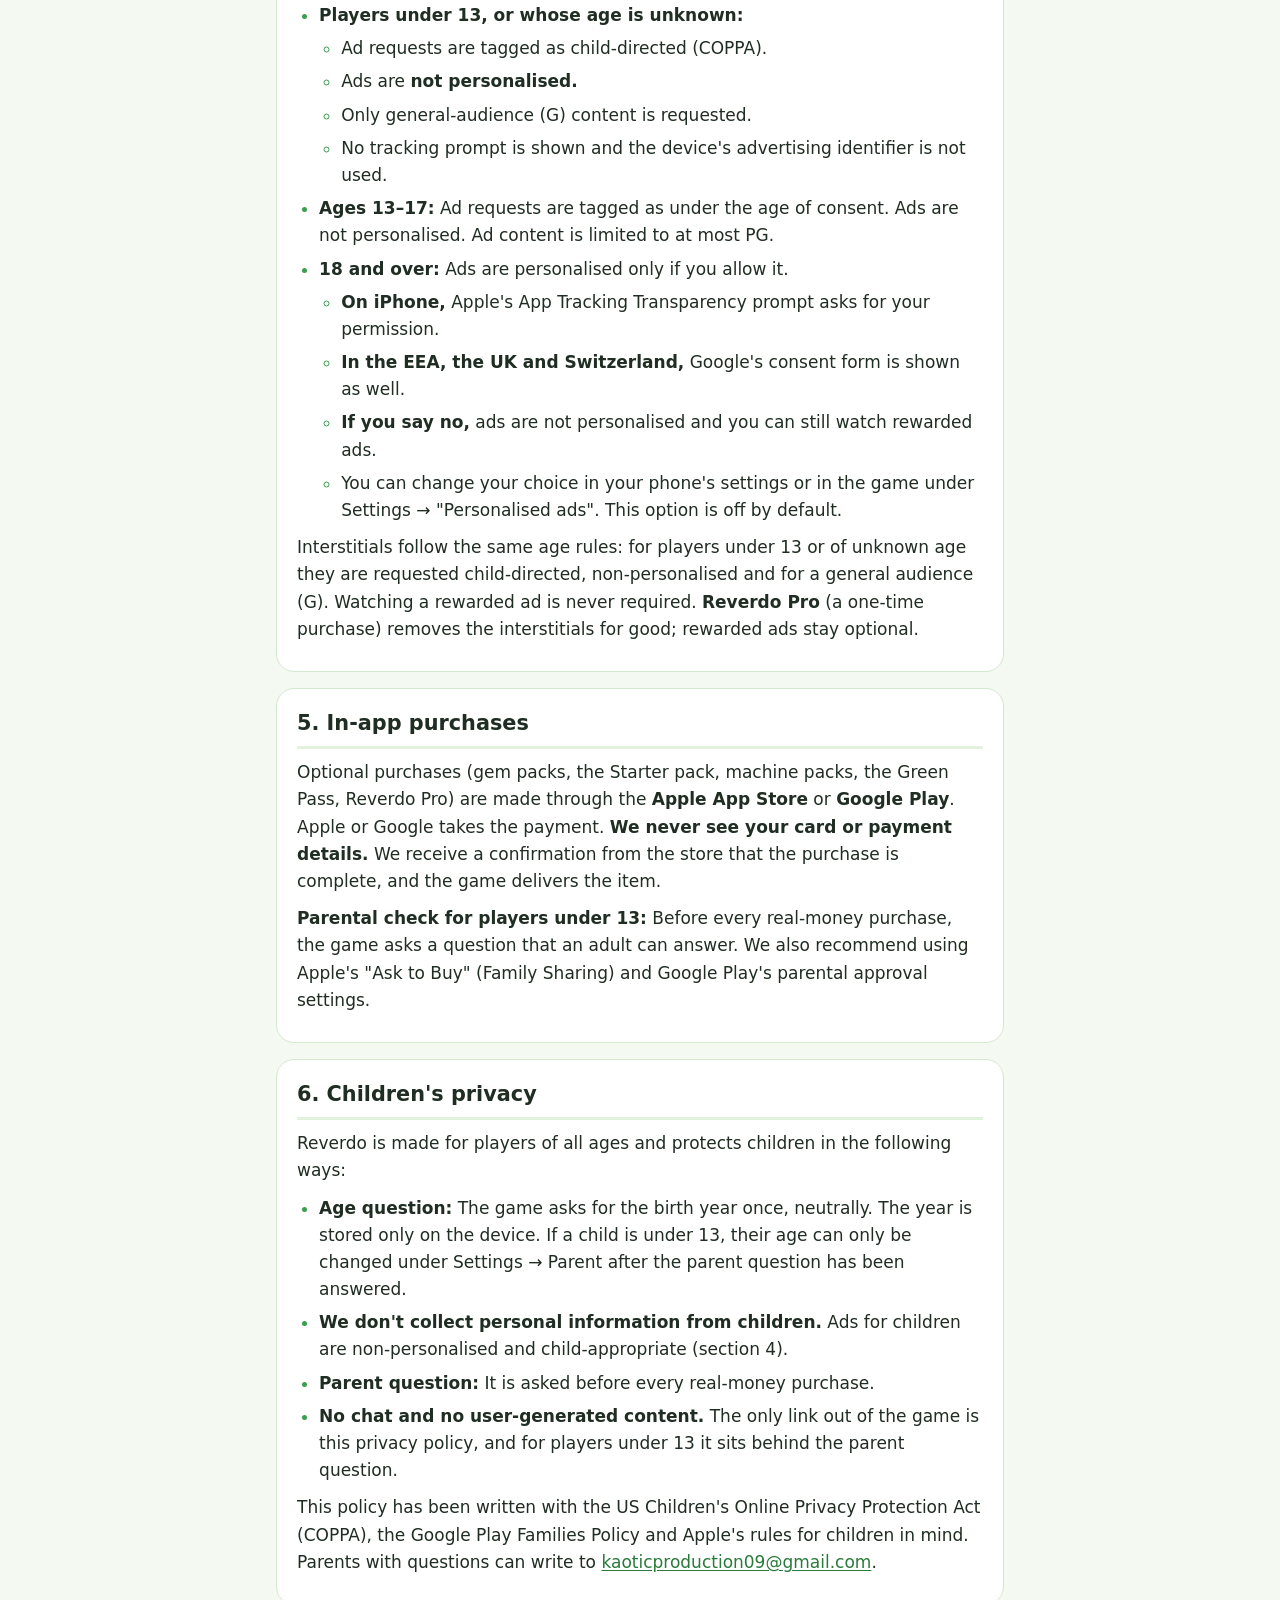
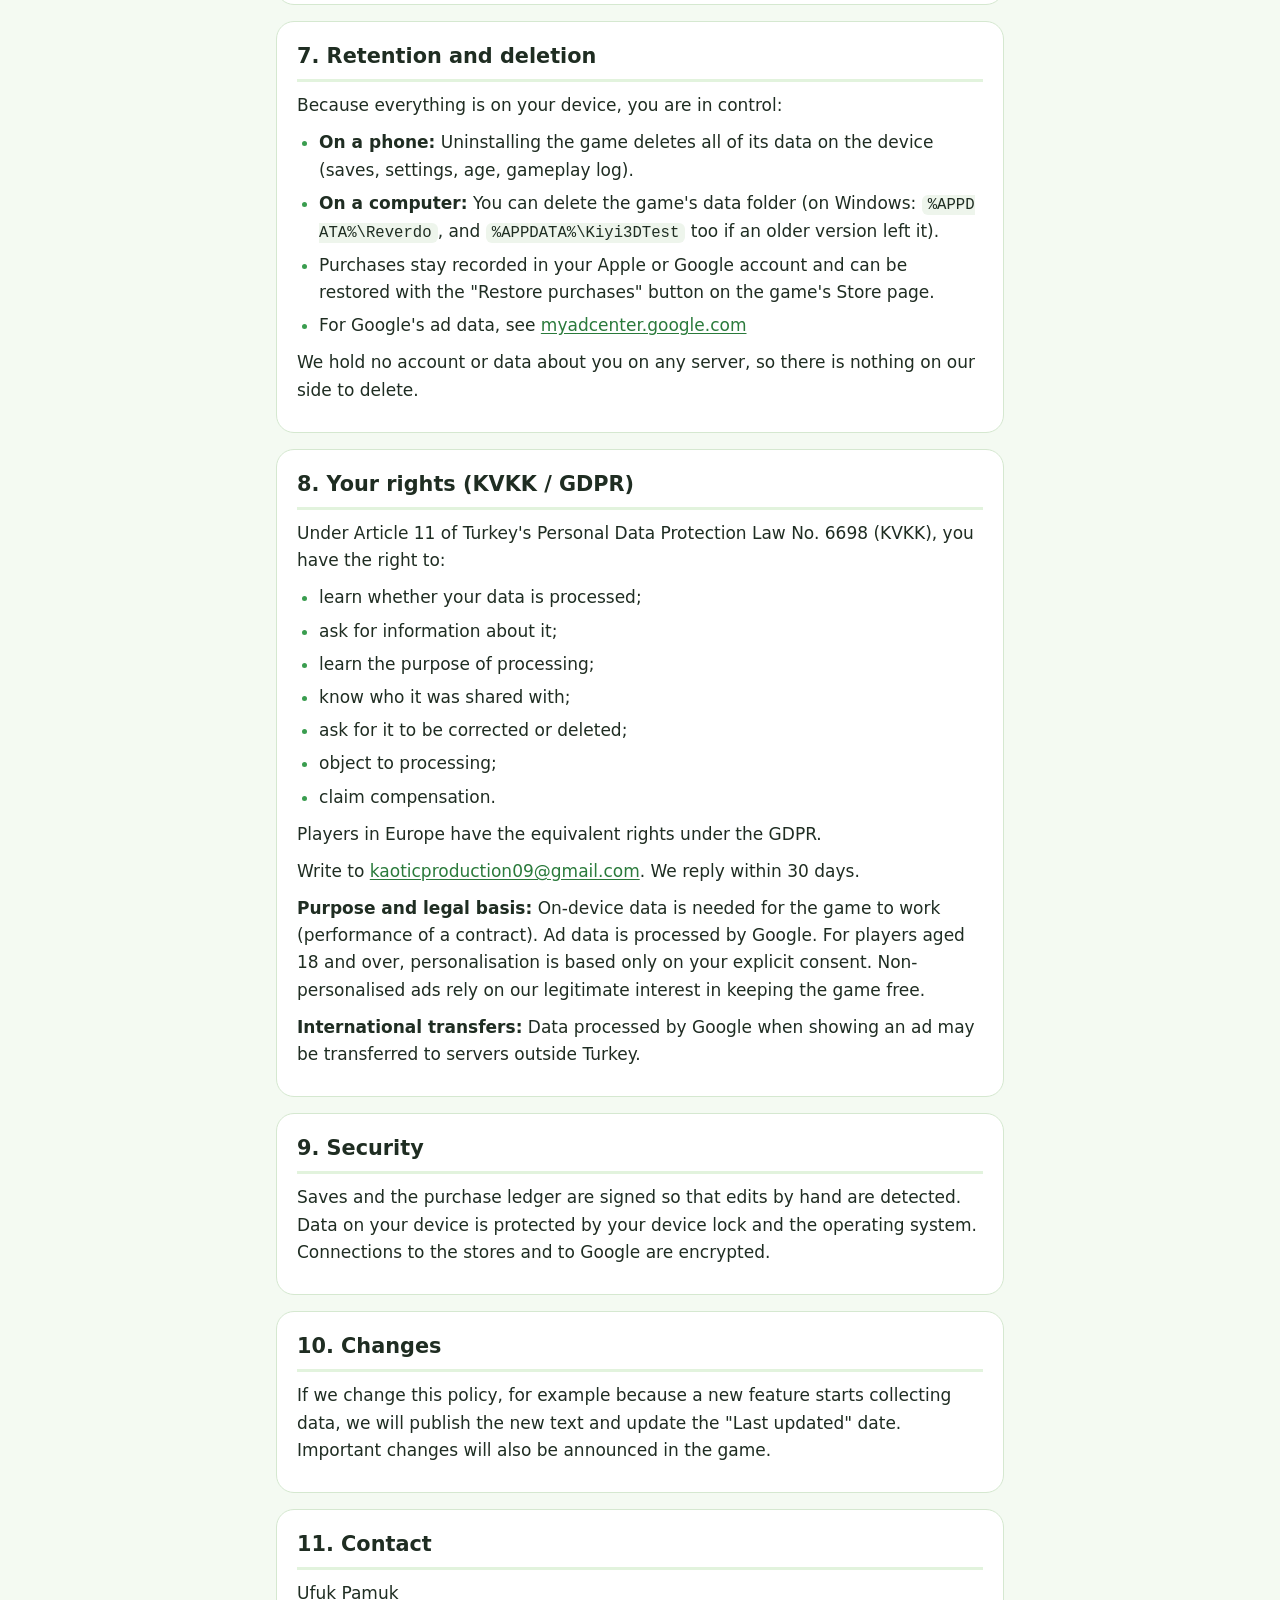
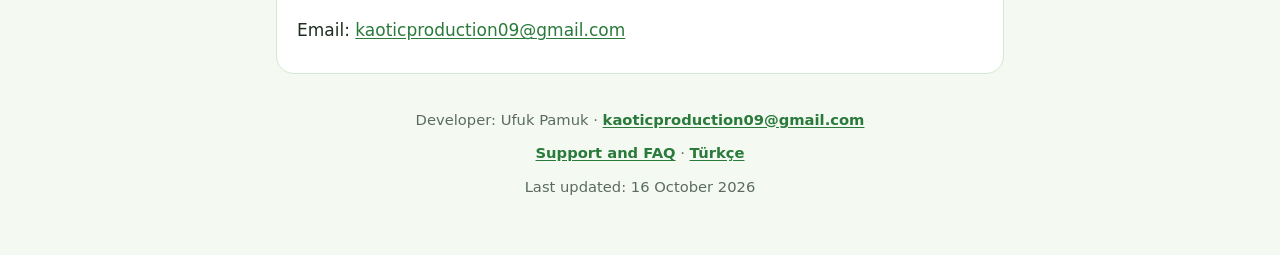
<file: tools/legal/en.html>
<!doctype html>
<html lang="en">
<head>
<meta charset="utf-8">
<meta name="viewport" content="width=device-width, initial-scale=1">
<meta name="color-scheme" content="light dark">
<meta name="description" content="The Reverdo game&#x27;s privacy policy: what stays on your device, ads, purchases and children&#x27;s privacy.">
<meta name="referrer" content="no-referrer">
<title>Reverdo · Privacy Policy</title>
<link rel="alternate" hreflang="tr" href="index.html">
<style>
:root{--bg:#f4faf2;--card:#ffffff;--ink:#1f2d22;--muted:#5b6b5e;--green:#3a9d4f;--green-dark:#2a7a3b;--green-soft:#e2f3dd;--line:#d5e8d0;--code:#eef5ec;--hero:#2b8441;--hero-shadow:#1f6431}
@media (prefers-color-scheme:dark){:root{--bg:#121a14;--card:#1a251d;--ink:#e3eee4;--muted:#a3b5a6;--green:#6cc77d;--green-dark:#8fdc9d;--green-soft:#22382a;--line:#2c4232;--code:#22302a;--hero:#2a6e38;--hero-shadow:#1b4a26}}
*{box-sizing:border-box}
html{-webkit-text-size-adjust:100%}
body{margin:0;background:var(--bg);color:var(--ink);font:17px/1.6 system-ui,-apple-system,"Segoe UI",Roboto,"Helvetica Neue",Arial,sans-serif}
a{color:var(--green-dark);text-underline-offset:2px}
.wrap{max-width:760px;margin:0 auto;padding:16px}
header.top{display:flex;align-items:center;justify-content:space-between;gap:12px;padding:8px 0 16px}
.brand{display:flex;align-items:center;gap:10px;font-weight:800;font-size:1.25rem;color:var(--ink);text-decoration:none}
.brand svg{flex:none}
.lang{border:2px solid var(--green);border-radius:999px;padding:6px 14px;font-weight:700;font-size:.95rem;text-decoration:none;white-space:nowrap}
.lang:hover{background:var(--green-soft)}
.hero{background:var(--hero);color:#fff;border-radius:22px;padding:22px 20px;margin-bottom:16px;box-shadow:0 4px 0 var(--hero-shadow)}
.hero h1{margin:0 0 4px;font-size:1.8rem;line-height:1.2}
.hero p{margin:0;opacity:.95}
.card{background:var(--card);border:1px solid var(--line);border-radius:18px;padding:18px 20px;margin-bottom:16px}
.meta p{margin:4px 0}
nav.toc ol{margin:0;padding-left:1.4em}
nav.toc li{margin:2px 0}
nav.toc h2{margin-top:0}
section h2{font-size:1.3rem;margin:0 0 8px;padding-bottom:6px;border-bottom:3px solid var(--green-soft);scroll-margin-top:12px}
h2{font-size:1.3rem}
ul{padding-left:1.3em;margin:8px 0}
li{margin:6px 0}
li ul{margin:4px 0}
li::marker{color:var(--green)}
p{margin:10px 0}
code{background:var(--code);border-radius:6px;padding:1px 6px;font-size:.92em;word-break:break-all}
footer{color:var(--muted);font-size:.92rem;text-align:center;padding:8px 0 32px}
footer a{font-weight:600}
.faq h3{font-size:1.08rem;margin:16px 0 4px}
.faq h3:first-of-type{margin-top:4px}
</style>
</head>
<body>
<div class="wrap">
<header class="top">
<a class="brand" href="en.html"><svg width="34" height="34" viewBox="0 0 34 34" aria-hidden="true"><circle cx="17" cy="17" r="17" fill="#3a9d4f"/><path d="M10 24c0-9 6-14 15-14-1 9-6 14-15 14z" fill="#bff0b3"/><path d="M10 24c4-4 7-7 11-10" stroke="#2a7a3b" stroke-width="2" fill="none" stroke-linecap="round"/></svg><span>Reverdo</span></a>
<a class="lang" href="index.html" hreflang="tr" lang="tr">Türkçe</a>
</header>
<main>
<div class="hero">
<h1>Privacy Policy</h1>
<p>Last updated: 16 October 2026</p>
</div>
<div class="card meta">
<p><strong>App:</strong> Reverdo</p>
<p><strong>Developer (data controller):</strong> Ufuk Pamuk</p>
<p><strong>Contact:</strong> <a href="mailto:kaoticproduction09@gmail.com">kaoticproduction09@gmail.com</a></p>
<p><strong>Effective date:</strong> 16 October 2026</p>
</div>
<nav class="card toc" aria-label="Contents">
<h2>Contents</h2>
<ol>
<li><a href="#s1">In short</a></li>
<li><a href="#s2">Information stored on your device</a></li>
<li><a href="#s3">What we don't collect</a></li>
<li><a href="#s4">Advertising (Google AdMob)</a></li>
<li><a href="#s5">In-app purchases</a></li>
<li><a href="#s6">Children's privacy</a></li>
<li><a href="#s7">Retention and deletion</a></li>
<li><a href="#s8">Your rights (KVKK / GDPR)</a></li>
<li><a href="#s9">Security</a></li>
<li><a href="#s10">Changes</a></li>
<li><a href="#s11">Contact</a></li>
</ol>
</nav>
<section class="card" id="s1">
<h2>1. In short</h2>
<p>Reverdo is a free game where you clean up litter and bring places back to life. <strong>You don't need an account.</strong> We never ask for your name, email, photos or location. What the game stores stays <strong>on your own device</strong> and is not sent to us. The game has optional rewarded ads (Google AdMob) and in-app purchases through the Apple App Store or Google Play. Both are explained below.</p>
</section>
<section class="card" id="s2">
<h2>2. Information stored on your device</h2>
<p>The following stays in the game's folder on your device. It is not sent to the developer or anyone else.</p>
<ul>
<li><strong>Game progress and saves:</strong> maps cleaned, gold and gem balance, upgrades, costumes, collection, your own saves.</li>
<li><strong>Settings:</strong> sound, graphics, accessibility and controls.</li>
<li><strong>Birth year and age group:</strong> The game asks for your birth year once, on first launch. We use it only to make ads and purchases suitable for your age (see section 6). <strong>It never leaves the device.</strong></li>
<li><strong>Your ad consent choice</strong> (if you gave one).</li>
<li><strong>Purchase ledger:</strong> a list of what was bought on this device, so starting a new game never loses a purchase.</li>
<li><strong>Anonymous gameplay log (telemetry):</strong> a randomly generated install number, the game version, the operating system name, the language setting, the screen resolution, which maps were played, in-game events, performance figures and the game's own error messages. It contains no name, contact details or location. It is kept on the device for at most 30 days.<ul><li><strong>Sharing:</strong> The "Share anonymous gameplay data" option in Settings is <strong>off by default.</strong> We currently have no server that receives this log, so nothing is sent. If we ever set one up, we will update this policy first. Data will only be sent if you switch the option on, and never for players under 13.</li></ul></li>
<li><strong>Photo mode:</strong> "Before / After" pictures are saved to your computer's Pictures/Reverdo folder or to the game's own folder. We never see them.</li>
<li><strong>Leaderboard nickname and flag:</strong> The nickname you pick on the Rankings screen and whether your country's flag is shown are, for now, stored only on your device. Players under 13, or whose age is not known, can only pick a nickname the game makes up (for example "Green Turtle 42"). Your country is never stored; it is read from the device's region setting when shown. <strong>When the world rankings open</strong>, your nickname and cleaning score will be sent to Apple Game Center (iPhone) or Google Play Games (Android) to be shown on the rankings, where other players can see them. Those services follow Apple's and Google's own privacy rules. We will update this policy before that change.</li>
</ul>
<p>If your phone's own backup (for example iCloud or Google backup) is switched on, the operating system may back up these files to your account. That backup follows Apple's or Google's own terms.</p>
</section>
<section class="card" id="s3">
<h2>3. What we don't collect</h2>
<p>We <strong>don't ask for or collect</strong> names, email addresses, phone numbers, postal addresses, photos, voice, contacts or location. The game has no chat, friend lists, user-generated content or social log-in.</p>
<p><strong>Time check:</strong> To stop daily rewards from being claimed again by changing the device's clock, when a new day starts on your device and you are online, the game sends one small request to the game's privacy site (GitHub Pages) or to Cloudflare and reads only the current time from the answer. No identifier, save or game data is sent with it; as with any web request, the server can see your IP address. The time read is used only on your device.</p>
<p><strong>Event calendar:</strong> At start and every few hours, the game downloads a small event calendar file from the game's privacy site (GitHub Pages), for weekend bonuses, sales and announcements. No identifier, save or game data is sent with it; as with any web request, the server can see your IP address. The downloaded calendar is used only on your device.</p>
</section>
<section class="card" id="s4">
<h2>4. Advertising (Google AdMob)</h2>
<p>The game is free. To keep it free, it has <strong>optional rewarded ads</strong>: you choose to watch one and get an in-game reward in return (for example, renting a machine for one map). In addition, at the end of each map, before the next one, <strong>one full-screen ad</strong> (an interstitial) is shown: it can be closed after a few seconds and never appears during play or over the celebration screens. We don't show banner ads.</p>
<p>Ads are served by <strong>Google AdMob</strong>. When an ad is shown, Google may process:</p>
<ul>
<li>the device and advertising identifier (if permitted);</li>
<li>the IP address and the approximate location derived from it;</li>
<li>the device type and operating system;</li>
<li>how you interacted with the ad (watched, clicked).</li>
</ul>
<p>Google uses this to deliver and measure ads and to prevent fraud. See <a href="https://policies.google.com/privacy" rel="noopener noreferrer">policies.google.com/privacy</a> and <a href="https://policies.google.com/technologies/partner-sites" rel="noopener noreferrer">policies.google.com/technologies/partner-sites</a></p>
<ul>
<li><strong>Players under 13, or whose age is unknown:</strong><ul><li>Ad requests are tagged as child-directed (COPPA).</li><li>Ads are <strong>not personalised.</strong></li><li>Only general-audience (G) content is requested.</li><li>No tracking prompt is shown and the device's advertising identifier is not used.</li></ul></li>
<li><strong>Ages 13–17:</strong> Ad requests are tagged as under the age of consent. Ads are not personalised. Ad content is limited to at most PG.</li>
<li><strong>18 and over:</strong> Ads are personalised only if you allow it.<ul><li><strong>On iPhone,</strong> Apple's App Tracking Transparency prompt asks for your permission.</li><li><strong>In the EEA, the UK and Switzerland,</strong> Google's consent form is shown as well.</li><li><strong>If you say no,</strong> ads are not personalised and you can still watch rewarded ads.</li><li>You can change your choice in your phone's settings or in the game under Settings → "Personalised ads". This option is off by default.</li></ul></li>
</ul>
<p>Interstitials follow the same age rules: for players under 13 or of unknown age they are requested child-directed, non-personalised and for a general audience (G). Watching a rewarded ad is never required. <strong>Reverdo Pro</strong> (a one-time purchase) removes the interstitials for good; rewarded ads stay optional.</p>
</section>
<section class="card" id="s5">
<h2>5. In-app purchases</h2>
<p>Optional purchases (gem packs, the Starter pack, machine packs, the Green Pass, Reverdo Pro) are made through the <strong>Apple App Store</strong> or <strong>Google Play</strong>. Apple or Google takes the payment. <strong>We never see your card or payment details.</strong> We receive a confirmation from the store that the purchase is complete, and the game delivers the item.</p>
<p><strong>Parental check for players under 13:</strong> Before every real-money purchase, the game asks a question that an adult can answer. We also recommend using Apple's "Ask to Buy" (Family Sharing) and Google Play's parental approval settings.</p>
</section>
<section class="card" id="s6">
<h2>6. Children's privacy</h2>
<p>Reverdo is made for players of all ages and protects children in the following ways:</p>
<ul>
<li><strong>Age question:</strong> The game asks for the birth year once, neutrally. The year is stored only on the device. If a child is under 13, their age can only be changed under Settings → Parent after the parent question has been answered.</li>
<li><strong>We don't collect personal information from children.</strong> Ads for children are non-personalised and child-appropriate (section 4).</li>
<li><strong>Parent question:</strong> It is asked before every real-money purchase.</li>
<li><strong>No chat and no user-generated content.</strong> The only link out of the game is this privacy policy, and for players under 13 it sits behind the parent question.</li>
</ul>
<p>This policy has been written with the US Children's Online Privacy Protection Act (COPPA), the Google Play Families Policy and Apple's rules for children in mind. Parents with questions can write to <a href="mailto:kaoticproduction09@gmail.com">kaoticproduction09@gmail.com</a>.</p>
</section>
<section class="card" id="s7">
<h2>7. Retention and deletion</h2>
<p>Because everything is on your device, you are in control:</p>
<ul>
<li><strong>On a phone:</strong> Uninstalling the game deletes all of its data on the device (saves, settings, age, gameplay log).</li>
<li><strong>On a computer:</strong> You can delete the game's data folder (on Windows: <code>%APPDATA%\Reverdo</code>, and <code>%APPDATA%\Kiyi3DTest</code> too if an older version left it).</li>
<li>Purchases stay recorded in your Apple or Google account and can be restored with the "Restore purchases" button on the game's Store page.</li>
<li>For Google's ad data, see <a href="https://myadcenter.google.com" rel="noopener noreferrer">myadcenter.google.com</a></li>
</ul>
<p>We hold no account or data about you on any server, so there is nothing on our side to delete.</p>
</section>
<section class="card" id="s8">
<h2>8. Your rights (KVKK / GDPR)</h2>
<p>Under Article 11 of Turkey's Personal Data Protection Law No. 6698 (KVKK), you have the right to:</p>
<ul>
<li>learn whether your data is processed;</li>
<li>ask for information about it;</li>
<li>learn the purpose of processing;</li>
<li>know who it was shared with;</li>
<li>ask for it to be corrected or deleted;</li>
<li>object to processing;</li>
<li>claim compensation.</li>
</ul>
<p>Players in Europe have the equivalent rights under the GDPR.</p>
<p>Write to <a href="mailto:kaoticproduction09@gmail.com">kaoticproduction09@gmail.com</a>. We reply within 30 days.</p>
<p><strong>Purpose and legal basis:</strong> On-device data is needed for the game to work (performance of a contract). Ad data is processed by Google. For players aged 18 and over, personalisation is based only on your explicit consent. Non-personalised ads rely on our legitimate interest in keeping the game free.</p>
<p><strong>International transfers:</strong> Data processed by Google when showing an ad may be transferred to servers outside Turkey.</p>
</section>
<section class="card" id="s9">
<h2>9. Security</h2>
<p>Saves and the purchase ledger are signed so that edits by hand are detected. Data on your device is protected by your device lock and the operating system. Connections to the stores and to Google are encrypted.</p>
</section>
<section class="card" id="s10">
<h2>10. Changes</h2>
<p>If we change this policy, for example because a new feature starts collecting data, we will publish the new text and update the "Last updated" date. Important changes will also be announced in the game.</p>
</section>
<section class="card" id="s11">
<h2>11. Contact</h2>
<p>Ufuk Pamuk</p>
<p>Email: <a href="mailto:kaoticproduction09@gmail.com">kaoticproduction09@gmail.com</a></p>
</section>
</main>
<footer>
<p>Developer: Ufuk Pamuk · <a href="mailto:kaoticproduction09@gmail.com">kaoticproduction09@gmail.com</a></p>
<p><a href="support.html">Support and FAQ</a> · <a href="index.html" hreflang="tr">Türkçe</a></p>
<p>Last updated: 16 October 2026</p>
</footer>
</div>
</body>
</html>
</file>
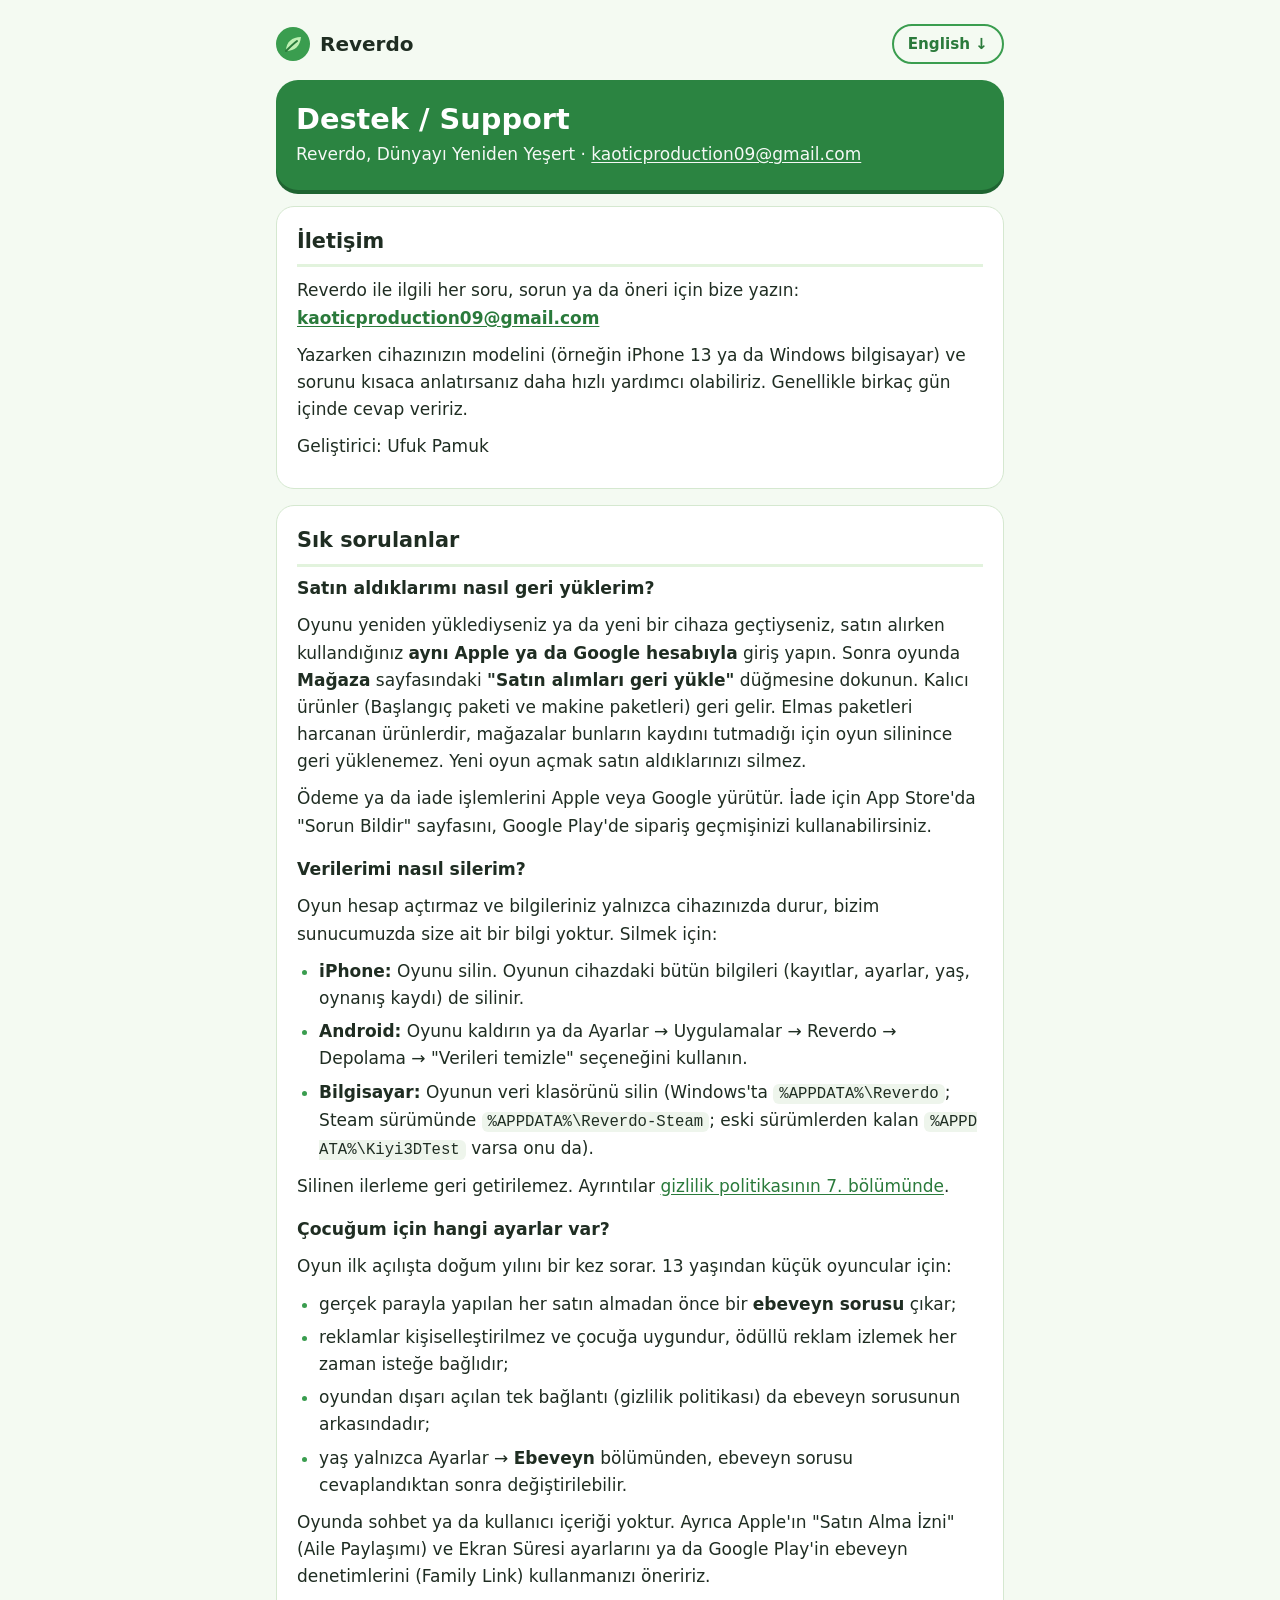
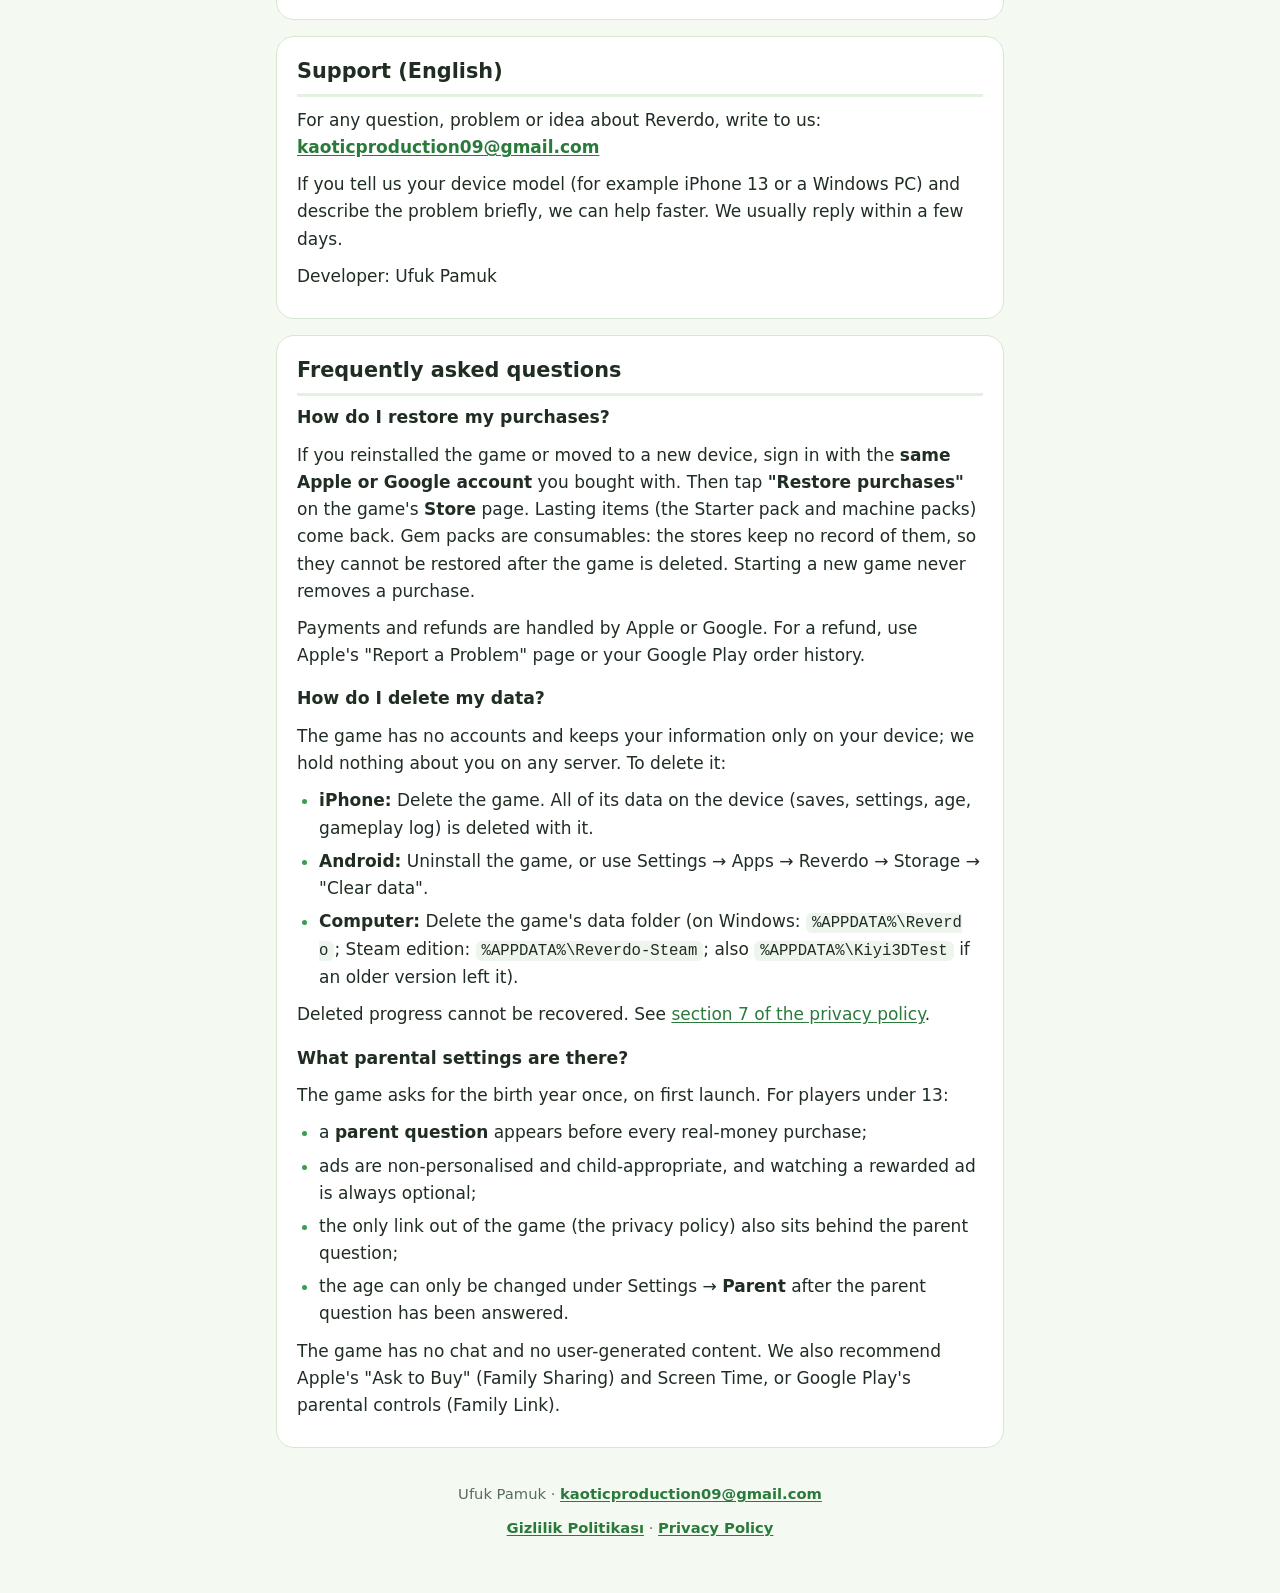
<file: tools/legal/support.html>
<!doctype html>
<html lang="tr">
<head>
<meta charset="utf-8">
<meta name="viewport" content="width=device-width, initial-scale=1">
<meta name="color-scheme" content="light dark">
<meta name="description" content="Reverdo destek: iletişim ve sık sorulan sorular. Reverdo support: contact and FAQ.">
<meta name="referrer" content="no-referrer">
<title>Reverdo · Destek / Support</title>
<style>
:root{--bg:#f4faf2;--card:#ffffff;--ink:#1f2d22;--muted:#5b6b5e;--green:#3a9d4f;--green-dark:#2a7a3b;--green-soft:#e2f3dd;--line:#d5e8d0;--code:#eef5ec;--hero:#2b8441;--hero-shadow:#1f6431}
@media (prefers-color-scheme:dark){:root{--bg:#121a14;--card:#1a251d;--ink:#e3eee4;--muted:#a3b5a6;--green:#6cc77d;--green-dark:#8fdc9d;--green-soft:#22382a;--line:#2c4232;--code:#22302a;--hero:#2a6e38;--hero-shadow:#1b4a26}}
*{box-sizing:border-box}
html{-webkit-text-size-adjust:100%}
body{margin:0;background:var(--bg);color:var(--ink);font:17px/1.6 system-ui,-apple-system,"Segoe UI",Roboto,"Helvetica Neue",Arial,sans-serif}
a{color:var(--green-dark);text-underline-offset:2px}
.wrap{max-width:760px;margin:0 auto;padding:16px}
header.top{display:flex;align-items:center;justify-content:space-between;gap:12px;padding:8px 0 16px}
.brand{display:flex;align-items:center;gap:10px;font-weight:800;font-size:1.25rem;color:var(--ink);text-decoration:none}
.brand svg{flex:none}
.lang{border:2px solid var(--green);border-radius:999px;padding:6px 14px;font-weight:700;font-size:.95rem;text-decoration:none;white-space:nowrap}
.lang:hover{background:var(--green-soft)}
.hero{background:var(--hero);color:#fff;border-radius:22px;padding:22px 20px;margin-bottom:16px;box-shadow:0 4px 0 var(--hero-shadow)}
.hero h1{margin:0 0 4px;font-size:1.8rem;line-height:1.2}
.hero p{margin:0;opacity:.95}
.card{background:var(--card);border:1px solid var(--line);border-radius:18px;padding:18px 20px;margin-bottom:16px}
.meta p{margin:4px 0}
nav.toc ol{margin:0;padding-left:1.4em}
nav.toc li{margin:2px 0}
nav.toc h2{margin-top:0}
section h2{font-size:1.3rem;margin:0 0 8px;padding-bottom:6px;border-bottom:3px solid var(--green-soft);scroll-margin-top:12px}
h2{font-size:1.3rem}
ul{padding-left:1.3em;margin:8px 0}
li{margin:6px 0}
li ul{margin:4px 0}
li::marker{color:var(--green)}
p{margin:10px 0}
code{background:var(--code);border-radius:6px;padding:1px 6px;font-size:.92em;word-break:break-all}
footer{color:var(--muted);font-size:.92rem;text-align:center;padding:8px 0 32px}
footer a{font-weight:600}
.faq h3{font-size:1.08rem;margin:16px 0 4px}
.faq h3:first-of-type{margin-top:4px}
</style>
</head>
<body>
<div class="wrap">
<header class="top">
<a class="brand" href="index.html"><svg width="34" height="34" viewBox="0 0 34 34" aria-hidden="true"><circle cx="17" cy="17" r="17" fill="#3a9d4f"/><path d="M10 24c0-9 6-14 15-14-1 9-6 14-15 14z" fill="#bff0b3"/><path d="M10 24c4-4 7-7 11-10" stroke="#2a7a3b" stroke-width="2" fill="none" stroke-linecap="round"/></svg><span>Reverdo</span></a>
<a class="lang" href="#en" lang="en">English &#8595;</a>
</header>
<main>
<div class="hero">
<h1>Destek <span lang="en">/ Support</span></h1>
<p>Reverdo, Dünyayı Yeniden Yeşert · <a style="color:#fff" href="mailto:kaoticproduction09@gmail.com">kaoticproduction09@gmail.com</a></p>
</div>

<section class="card" lang="tr">
<h2>İletişim</h2>
<p>Reverdo ile ilgili her soru, sorun ya da öneri için bize yazın: <strong><a href="mailto:kaoticproduction09@gmail.com">kaoticproduction09@gmail.com</a></strong></p>
<p>Yazarken cihazınızın modelini (örneğin iPhone 13 ya da Windows bilgisayar) ve sorunu kısaca anlatırsanız daha hızlı yardımcı olabiliriz. Genellikle birkaç gün içinde cevap veririz.</p>
<p>Geliştirici: Ufuk Pamuk</p>
</section>
<section class="card faq" lang="tr">
<h2>Sık sorulanlar</h2>
<h3>Satın aldıklarımı nasıl geri yüklerim?</h3>
<p>Oyunu yeniden yüklediyseniz ya da yeni bir cihaza geçtiyseniz, satın alırken kullandığınız <strong>aynı Apple ya da Google hesabıyla</strong> giriş yapın. Sonra oyunda <strong>Mağaza</strong> sayfasındaki <strong>"Satın alımları geri yükle"</strong> düğmesine dokunun. Kalıcı ürünler (Başlangıç paketi ve makine paketleri) geri gelir. Elmas paketleri harcanan ürünlerdir, mağazalar bunların kaydını tutmadığı için oyun silinince geri yüklenemez. Yeni oyun açmak satın aldıklarınızı silmez.</p>
<p>Ödeme ya da iade işlemlerini Apple veya Google yürütür. İade için App Store'da "Sorun Bildir" sayfasını, Google Play'de sipariş geçmişinizi kullanabilirsiniz.</p>
<h3>Verilerimi nasıl silerim?</h3>
<p>Oyun hesap açtırmaz ve bilgileriniz yalnızca cihazınızda durur, bizim sunucumuzda size ait bir bilgi yoktur. Silmek için:</p>
<ul>
<li><strong>iPhone:</strong> Oyunu silin. Oyunun cihazdaki bütün bilgileri (kayıtlar, ayarlar, yaş, oynanış kaydı) de silinir.</li>
<li><strong>Android:</strong> Oyunu kaldırın ya da Ayarlar → Uygulamalar → Reverdo → Depolama → "Verileri temizle" seçeneğini kullanın.</li>
<li><strong>Bilgisayar:</strong> Oyunun veri klasörünü silin (Windows'ta <code>%APPDATA%\Reverdo</code>; Steam sürümünde <code>%APPDATA%\Reverdo-Steam</code>; eski sürümlerden kalan <code>%APPDATA%\Kiyi3DTest</code> varsa onu da).</li>
</ul>
<p>Silinen ilerleme geri getirilemez. Ayrıntılar <a href="index.html#s7">gizlilik politikasının 7. bölümünde</a>.</p>
<h3>Çocuğum için hangi ayarlar var?</h3>
<p>Oyun ilk açılışta doğum yılını bir kez sorar. 13 yaşından küçük oyuncular için:</p>
<ul>
<li>gerçek parayla yapılan her satın almadan önce bir <strong>ebeveyn sorusu</strong> çıkar;</li>
<li>reklamlar kişiselleştirilmez ve çocuğa uygundur, ödüllü reklam izlemek her zaman isteğe bağlıdır;</li>
<li>oyundan dışarı açılan tek bağlantı (gizlilik politikası) da ebeveyn sorusunun arkasındadır;</li>
<li>yaş yalnızca Ayarlar → <strong>Ebeveyn</strong> bölümünden, ebeveyn sorusu cevaplandıktan sonra değiştirilebilir.</li>
</ul>
<p>Oyunda sohbet ya da kullanıcı içeriği yoktur. Ayrıca Apple'ın "Satın Alma İzni" (Aile Paylaşımı) ve Ekran Süresi ayarlarını ya da Google Play'in ebeveyn denetimlerini (Family Link) kullanmanızı öneririz.</p>
</section>


<section class="card" lang="en" id="en">
<h2>Support (English)</h2>
<p>For any question, problem or idea about Reverdo, write to us: <strong><a href="mailto:kaoticproduction09@gmail.com">kaoticproduction09@gmail.com</a></strong></p>
<p>If you tell us your device model (for example iPhone 13 or a Windows PC) and describe the problem briefly, we can help faster. We usually reply within a few days.</p>
<p>Developer: Ufuk Pamuk</p>
</section>
<section class="card faq" lang="en">
<h2>Frequently asked questions</h2>
<h3>How do I restore my purchases?</h3>
<p>If you reinstalled the game or moved to a new device, sign in with the <strong>same Apple or Google account</strong> you bought with. Then tap <strong>"Restore purchases"</strong> on the game's <strong>Store</strong> page. Lasting items (the Starter pack and machine packs) come back. Gem packs are consumables: the stores keep no record of them, so they cannot be restored after the game is deleted. Starting a new game never removes a purchase.</p>
<p>Payments and refunds are handled by Apple or Google. For a refund, use Apple's "Report a Problem" page or your Google Play order history.</p>
<h3>How do I delete my data?</h3>
<p>The game has no accounts and keeps your information only on your device; we hold nothing about you on any server. To delete it:</p>
<ul>
<li><strong>iPhone:</strong> Delete the game. All of its data on the device (saves, settings, age, gameplay log) is deleted with it.</li>
<li><strong>Android:</strong> Uninstall the game, or use Settings → Apps → Reverdo → Storage → "Clear data".</li>
<li><strong>Computer:</strong> Delete the game's data folder (on Windows: <code>%APPDATA%\Reverdo</code>; Steam edition: <code>%APPDATA%\Reverdo-Steam</code>; also <code>%APPDATA%\Kiyi3DTest</code> if an older version left it).</li>
</ul>
<p>Deleted progress cannot be recovered. See <a href="en.html#s7">section 7 of the privacy policy</a>.</p>
<h3>What parental settings are there?</h3>
<p>The game asks for the birth year once, on first launch. For players under 13:</p>
<ul>
<li>a <strong>parent question</strong> appears before every real-money purchase;</li>
<li>ads are non-personalised and child-appropriate, and watching a rewarded ad is always optional;</li>
<li>the only link out of the game (the privacy policy) also sits behind the parent question;</li>
<li>the age can only be changed under Settings → <strong>Parent</strong> after the parent question has been answered.</li>
</ul>
<p>The game has no chat and no user-generated content. We also recommend Apple's "Ask to Buy" (Family Sharing) and Screen Time, or Google Play's parental controls (Family Link).</p>
</section>

</main>
<footer>
<p>Ufuk Pamuk · <a href="mailto:kaoticproduction09@gmail.com">kaoticproduction09@gmail.com</a></p>
<p><a href="index.html">Gizlilik Politikası</a> · <a href="en.html" lang="en">Privacy Policy</a></p>
</footer>
</div>
</body>
</html>
</file>
<file: assets/css/site.css>
/* Kaotic Production + Reverdo — one stylesheet, two themes.
   body.studio : studio pages (cream / ink, coral spark)
   body.game   : Reverdo pages (the game's own UI colours)                */

@font-face {
  font-family: "Nunito";
  src: url("/assets/fonts/nunito-var.woff2") format("woff2");
  font-weight: 200 1000;
  font-style: normal;
  font-display: swap;
}

/* ---------- tokens ---------- */
:root {
  --font: "Nunito", ui-rounded, "Segoe UI", system-ui, -apple-system, Roboto, Arial, sans-serif;
  --gutter: clamp(16px, 3.6vw, 72px);
  --maxw: 1440px;
  --radius: 22px;
  --radius-sm: 14px;
  --shadow: 0 10px 30px -12px rgba(30, 20, 5, .28);
  --shadow-lg: 0 24px 60px -20px rgba(20, 12, 4, .45);
  /* game palette (ui_theme.gd) */
  --g-ink: #4b3a28;
  --g-soft-ink: #6f5c43;
  --g-paper: #fff8ea;
  --g-card: #fdeccb;
  --g-rim: #efcf93;
  --g-leaf: #8ccf5f;
  --g-leaf-dark: #5e9e3c;
  --g-leaf-deep: #3d7a26;
  --g-forest: #1d4426;
  --g-sun: #ffd35c;
  --g-sun-dark: #d9a92d;
  --g-sky: #8fd3f4;
  --g-sky-dark: #4ea3cf;
  --g-berry: #ff9fb6;
  /* studio palette */
  --k-ink: #1a1530;
  --k-cream: #fff7ea;
  --k-coral: #ff5b3a;
  --k-coral-text: #c2381b;
  --k-sun: #ffc23d;
}

body.studio {
  --bg: var(--k-cream);
  --bg-alt: #fbefd9;
  --surface: #ffffff;
  --ink: var(--k-ink);
  --muted: #5b5470;
  --line: #ecdfc6;
  --accent: var(--k-coral);
  --accent-text: var(--k-coral-text);
  --accent-ink: #ffffff;
  --focus: #1a1530;
}
body.game {
  --bg: var(--g-paper);
  --bg-alt: #f3f9e9;
  --surface: #ffffff;
  --ink: #3e301f;
  --muted: #6a5840;
  --line: #ecdcb8;
  --accent: var(--g-sun);
  --accent-text: #2f7a1f;
  --accent-ink: #3e301f;
  --focus: #1d4426;
}

@media (prefers-color-scheme: dark) {
  body.studio {
    --bg: #120f22;
    --bg-alt: #181430;
    --surface: #1d1838;
    --ink: #f6f0e4;
    --muted: #b8b1cc;
    --line: #2f2852;
    --accent-text: #ff8e72;
    --focus: #ffc23d;
    --shadow: 0 10px 30px -12px rgba(0, 0, 0, .6);
  }
  body.game {
    --bg: #0f1c13;
    --bg-alt: #13251a;
    --surface: #18301f;
    --ink: #f4efdf;
    --muted: #bfcdb8;
    --line: #2a4532;
    --accent-text: #a5e07f;
    --focus: #ffd35c;
    --shadow: 0 10px 30px -12px rgba(0, 0, 0, .6);
  }
}

/* ---------- base ---------- */
*, *::before, *::after { box-sizing: border-box; }
html { -webkit-text-size-adjust: 100%; scroll-behavior: smooth; }
@media (prefers-reduced-motion: reduce) { html { scroll-behavior: auto; } }
body {
  margin: 0;
  background: var(--bg);
  color: var(--ink);
  font: 500 clamp(1.0625rem, .25vw + .98rem, 1.2rem)/1.6 var(--font);
  overflow-x: hidden;
  text-rendering: optimizeLegibility;
}
img, video, svg { display: block; max-width: 100%; height: auto; }
picture { display: contents; }
picture > source { display: none; }
a { color: var(--accent-text); text-underline-offset: .18em; text-decoration-thickness: .08em; }
a:hover { text-decoration-thickness: .14em; }
:focus-visible { outline: 3px solid var(--focus); outline-offset: 3px; border-radius: 6px; }
h1, h2, h3 { line-height: 1.12; letter-spacing: -.01em; margin: 0 0 .5em; font-weight: 900; }
h1 { font-size: clamp(2.3rem, 6vw + .5rem, 4.6rem); }
h2 { font-size: clamp(1.8rem, 2.2vw + 1rem, 3.4rem); }
h3 { font-size: 1.3rem; font-weight: 850; }
p { margin: 0 0 1em; }
ul { margin: 0 0 1em; padding-left: 1.2em; }
li { margin: .3em 0; }
.wrap { width: 100%; max-width: calc(var(--maxw) + 2 * var(--gutter)); margin: 0 auto; padding: 0 var(--gutter); }
.visually-hidden { position: absolute !important; width: 1px; height: 1px; overflow: hidden; clip: rect(0 0 0 0); white-space: nowrap; }
.skip { position: absolute; left: 12px; top: -60px; z-index: 100; background: var(--surface); color: var(--ink); padding: 10px 16px; border-radius: 10px; font-weight: 800; }
.skip:focus { top: 12px; }
.eyebrow { display: inline-flex; align-items: center; gap: .5em; font-size: .82rem; font-weight: 900; letter-spacing: .12em; text-transform: uppercase; color: var(--accent-text); margin-bottom: .9rem; }
.lead { font-size: clamp(1.1rem, .6vw + 1rem, 1.3rem); color: var(--muted); max-width: 40em; }
.muted { color: var(--muted); }
section { scroll-margin-top: 80px; }

/* ---------- buttons ---------- */
.btn {
  --b-bg: var(--accent); --b-ink: var(--accent-ink); --b-edge: rgba(0,0,0,.18);
  display: inline-flex; align-items: center; justify-content: center; gap: .55em;
  min-height: 50px; padding: .7em 1.35em; border-radius: 999px;
  background: var(--b-bg); color: var(--b-ink); border: 0;
  font: 850 1rem/1.1 var(--font); text-decoration: none; cursor: pointer;
  box-shadow: 0 4px 0 var(--b-edge); transition: transform .12s ease, box-shadow .12s ease, filter .12s;
}
.btn:hover { transform: translateY(-2px); box-shadow: 0 6px 0 var(--b-edge); filter: saturate(1.08); }
.btn:active { transform: translateY(2px); box-shadow: 0 2px 0 var(--b-edge); }
.btn svg { width: 1.25em; height: 1.25em; flex: none; }
.btn.ghost { --b-bg: transparent; --b-ink: var(--ink); box-shadow: inset 0 0 0 2px var(--line); }
.btn.ghost:hover { box-shadow: inset 0 0 0 2px var(--ink); }
body.game .btn { --b-edge: var(--g-sun-dark); }
body.game .btn.leaf { --b-bg: var(--g-leaf); --b-ink: #20360f; --b-edge: var(--g-leaf-dark); }
body.studio .btn { --b-edge: #b8361c; }
@media (prefers-reduced-motion: reduce) { .btn, .btn:hover, .btn:active { transition: none; transform: none; } }

/* store / platform buttons */
.stores { display: flex; flex-wrap: wrap; gap: 10px; }
.store {
  display: inline-flex; align-items: center; gap: .7em; min-height: 56px; padding: .5em 1.1em .5em .9em;
  border-radius: 16px; background: rgba(12, 20, 10, .62); color: #fff; text-decoration: none;
  border: 1.5px solid rgba(255,255,255,.35); backdrop-filter: blur(6px); -webkit-backdrop-filter: blur(6px);
  font-weight: 800; line-height: 1.15;
}
.store svg { width: 26px; height: 26px; flex: none; }
.store small { display: block; font-size: .72rem; font-weight: 800; letter-spacing: .06em; text-transform: uppercase; opacity: .85; }
.store span { display: block; font-size: 1.02rem; }
a.store:hover { background: rgba(12, 20, 10, .8); border-color: #fff; }
.store.soon { cursor: default; }
.store.soon small { color: var(--g-sun); opacity: 1; }
.store.light { background: var(--surface); color: var(--ink); border-color: var(--line); backdrop-filter: none; }
.store.light.soon small { color: var(--accent-text); }

/* ---------- header ---------- */
.site-header { position: sticky; top: 0; z-index: 50; background: color-mix(in srgb, var(--bg) 88%, transparent); backdrop-filter: saturate(1.4) blur(12px); -webkit-backdrop-filter: saturate(1.4) blur(12px); border-bottom: 1px solid transparent; transition: border-color .2s, background .2s; }
.site-header.scrolled { border-bottom-color: var(--line); }
.site-header .bar { display: flex; align-items: center; gap: 12px; min-height: 68px; }
.brand { display: inline-flex; align-items: center; gap: 10px; text-decoration: none; color: var(--ink); font-weight: 900; font-size: 1.12rem; letter-spacing: -.01em; margin-right: auto; }
.brand svg, .brand img { width: 38px; height: 38px; border-radius: 10px; }
.brand .sub { display: block; font-size: .64rem; letter-spacing: .2em; text-transform: uppercase; font-weight: 900; color: var(--muted); margin-top: -2px; }
.nav { display: none; gap: 4px; }
.nav a { color: var(--ink); text-decoration: none; font-weight: 800; padding: .55em .8em; border-radius: 999px; font-size: .98rem; }
.nav a:hover, .nav a[aria-current="page"] { background: color-mix(in srgb, var(--ink) 8%, transparent); }
.lang { display: inline-flex; align-items: center; gap: .35em; color: var(--ink); text-decoration: none; font-weight: 900; font-size: .9rem; border: 2px solid var(--line); border-radius: 999px; padding: .38em .8em; min-height: 40px; }
.lang:hover { border-color: var(--ink); }
.lang svg { width: 16px; height: 16px; }
.menu-btn { display: inline-flex; align-items: center; justify-content: center; width: 44px; height: 44px; border-radius: 999px; border: 2px solid var(--line); background: transparent; color: var(--ink); cursor: pointer; }
.menu-btn svg { width: 22px; height: 22px; }
.mobile-nav { display: none; padding: 4px 0 16px; }
.mobile-nav.open { display: grid; gap: 2px; }
.mobile-nav a { color: var(--ink); text-decoration: none; font-weight: 850; font-size: 1.1rem; padding: .7em .4em; border-bottom: 1px solid var(--line); }
@media (min-width: 900px) {
  .nav { display: flex; }
  .menu-btn, .mobile-nav, .mobile-nav.open { display: none; }
}
/* game header sits on the hero */
body.game .site-header.overlay { position: fixed; left: 0; right: 0; background: linear-gradient(rgba(6,18,8,.55), rgba(6,18,8,0)); backdrop-filter: none; -webkit-backdrop-filter: none; }
body.game .site-header.overlay:not(.scrolled) .brand,
body.game .site-header.overlay:not(.scrolled) .nav a,
body.game .site-header.overlay:not(.scrolled) .lang,
body.game .site-header.overlay:not(.scrolled) .menu-btn { color: #fff; border-color: rgba(255,255,255,.45); }
body.game .site-header.overlay:not(.scrolled) .brand .sub { color: rgba(255,255,255,.8); }
body.game .site-header.overlay:not(.scrolled) .nav a:hover { background: rgba(255,255,255,.16); }
body.game .site-header.overlay:not(.scrolled) .mobile-nav.open { background: rgba(10,26,12,.92); margin: 0 calc(-1 * var(--gutter)); padding: 4px var(--gutter) 16px; }
body.game .site-header.overlay:not(.scrolled) .mobile-nav a { color: #fff; border-color: rgba(255,255,255,.18); }
body.game .site-header.overlay.scrolled { background: color-mix(in srgb, var(--bg) 92%, transparent); backdrop-filter: saturate(1.4) blur(12px); -webkit-backdrop-filter: saturate(1.4) blur(12px); }

/* language suggestion: a small toast, never pushes the layout */
.lang-hint { display: none; position: fixed; z-index: 70; left: var(--gutter); right: var(--gutter); bottom: 16px; max-width: 460px; margin-left: auto; background: var(--k-ink); color: #fff; font-weight: 700; font-size: .95rem; border-radius: 18px; box-shadow: 0 16px 40px rgba(0,0,0,.35); border: 1px solid rgba(255,255,255,.14); }
.lang-hint.show { display: block; }
.lang-hint .wrap { display: flex; align-items: center; gap: 4px 14px; flex-wrap: wrap; padding: 12px 8px 12px 18px; }
.lang-hint a { color: var(--k-sun); font-weight: 900; }
.lang-hint button { margin-left: auto; background: transparent; border: 0; color: #fff; font-size: 1.5rem; line-height: 1; cursor: pointer; width: 40px; height: 40px; border-radius: 999px; }
.lang-hint button:hover { background: rgba(255,255,255,.12); }

/* ---------- studio: hero ---------- */
.s-hero { position: relative; padding: 40px 0 72px; overflow: hidden; }
.s-hero .grid { display: grid; gap: 40px; align-items: center; }
.s-hero h1 { max-width: 12ch; }
.s-hero h1 .hl { color: var(--accent); position: relative; white-space: nowrap; }
.s-hero .ctas { display: flex; flex-wrap: wrap; gap: 12px; margin-top: 28px; }
.s-hero .art { position: relative; }
.s-hero .art .frame { position: relative; border-radius: 28px; overflow: hidden; box-shadow: var(--shadow-lg); transform: rotate(2deg); aspect-ratio: 4 / 3; background: #2a5a2f; }
.s-hero .art .frame img { width: 100%; height: 100%; object-fit: cover; }
.s-hero .art .frame .tag svg { width: 18px; height: 18px; color: #2f8f5b; }
.s-hero .art .frame .tag { position: absolute; left: 16px; bottom: 16px; background: rgba(255,255,255,.94); color: var(--k-ink); font-weight: 900; padding: .4em .9em; border-radius: 999px; font-size: .9rem; display: inline-flex; gap: .5em; align-items: center; }
.s-hero .art .sticker { position: absolute; width: 112px; height: 112px; left: -18px; top: -26px; border-radius: 28px; transform: rotate(-9deg); box-shadow: var(--shadow); }
.spark { position: absolute; pointer-events: none; }
.spark.a { width: 64px; right: 6%; top: 8%; color: var(--k-sun); }
.spark.b { width: 34px; right: 46%; top: 2%; color: var(--k-coral); }
.spark.c { width: 44px; left: 2%; bottom: 8%; color: var(--k-coral); opacity: .8; }
@media (min-width: 900px) {
  .s-hero { padding: 64px 0 104px; }
  .s-hero .grid { grid-template-columns: 1.05fr .95fr; gap: 56px; }
}
@media (prefers-reduced-motion: no-preference) {
  .spark { animation: twinkle 4.8s ease-in-out infinite; }
  .spark.b { animation-delay: -1.6s; }
  .spark.c { animation-delay: -3.1s; }
  @keyframes twinkle { 0%, 100% { transform: scale(1) rotate(0); } 50% { transform: scale(.82) rotate(14deg); } }
}

/* featured game */
.featured { padding: 24px 0 80px; }
.feature-card { position: relative; display: grid; border-radius: 32px; overflow: hidden; color: #fff; background: var(--g-forest); box-shadow: var(--shadow-lg); isolation: isolate; }
.feature-card .bg { position: absolute; inset: 0; z-index: -1; }
.feature-card .bg img { width: 100%; height: 100%; object-fit: cover; object-position: 50% 40%; }
.feature-card .bg::after { content: ""; position: absolute; inset: 0; background: linear-gradient(180deg, rgba(8,26,12,.0) 0%, rgba(8,26,12,.25) 40%, rgba(8,26,12,.9) 100%); }
.feature-card .body { padding: 200px 22px 26px; }
.feature-card .logo { width: min(420px, 82%); margin-bottom: 12px; filter: drop-shadow(0 6px 14px rgba(0,0,0,.35)); }
.feature-card p { color: rgba(255,255,255,.92); max-width: 36em; font-size: 1.08rem; }
.feature-card .meta { display: flex; flex-wrap: wrap; gap: 8px; margin: 14px 0 20px; }
.chip { display: inline-flex; align-items: center; gap: .4em; padding: .35em .85em; border-radius: 14px; font-weight: 850; font-size: .86rem; background: rgba(255,255,255,.16); color: #fff; border: 1px solid rgba(255,255,255,.28); }
.chip.sun { background: var(--g-sun); color: #3e301f; border-color: transparent; }
.feature-card .actions { display: flex; flex-wrap: wrap; gap: 12px; }
.feature-card .btn { --b-bg: var(--g-sun); --b-ink: #3e301f; --b-edge: var(--g-sun-dark); }
.feature-card .btn.ghost { --b-bg: transparent; --b-ink: #fff; box-shadow: inset 0 0 0 2px rgba(255,255,255,.55); }
.feature-card .btn.ghost:hover { box-shadow: inset 0 0 0 2px #fff; }
@media (min-width: 900px) {
  .feature-card { min-height: 560px; align-items: end; }
  .feature-card .body { padding: 48px 52px; max-width: 760px; }
  .feature-card .bg::after { background: linear-gradient(90deg, rgba(8,26,12,.88) 0%, rgba(8,26,12,.55) 45%, rgba(8,26,12,0) 75%), linear-gradient(0deg, rgba(8,26,12,.5), rgba(8,26,12,0) 50%); }
}
.strip { display: grid; grid-template-columns: repeat(3, 1fr); gap: 10px; margin-top: 12px; }
.strip img { width: 100%; aspect-ratio: 16 / 10; object-fit: cover; border-radius: 16px; }
@media (min-width: 720px) { .strip { gap: 16px; margin-top: 16px; } .strip img { border-radius: 22px; } }

/* about + values */
.about { padding: 72px 0; background: var(--bg-alt); }
.about .grid { display: grid; gap: 32px; }
.facts { list-style: none; padding: 0; margin: 0; display: grid; gap: 10px; }
.facts li { display: flex; gap: 12px; align-items: baseline; padding: 14px 18px; background: var(--surface); border: 1px solid var(--line); border-radius: var(--radius-sm); margin: 0; }
.facts b { min-width: 7.5em; font-weight: 900; }
.values { display: grid; gap: 14px; margin-top: 40px; }
.value { background: var(--surface); border: 1px solid var(--line); border-radius: var(--radius); padding: 22px; }
.value .ic { width: 48px; height: 48px; border-radius: 14px; display: grid; place-items: center; margin-bottom: 12px; color: #fff; }
.value .ic svg { width: 26px; height: 26px; }
.value p { margin: 0; color: var(--muted); }
@media (min-width: 900px) {
  .about { padding: 104px 0; }
  .about .grid { grid-template-columns: 1.2fr .8fr; gap: 64px; align-items: start; }
  .values { grid-template-columns: repeat(3, 1fr); gap: 18px; }
}

/* contact */
.contact { padding: 80px 0 96px; }
.contact-card { border-radius: 32px; padding: 34px 22px; background: var(--k-ink); color: var(--k-cream); position: relative; overflow: hidden; }
body.studio .contact-card { box-shadow: var(--shadow-lg); }
.contact-card h2 { color: #fff; }
.contact-card p { color: rgba(255,247,234,.85); max-width: 34em; }
.contact-card .mail { display: inline-block; font-size: clamp(1.15rem, 3.4vw, 2rem); font-weight: 900; color: var(--k-sun); word-break: break-word; margin: 6px 0 22px; }
.contact-card .links { display: flex; flex-wrap: wrap; gap: 10px 22px; }
.contact-card .links a { color: #fff; font-weight: 800; }
.contact-card .spark.a { right: 5%; top: 12%; width: 72px; }
.contact-card .spark.c { right: 16%; bottom: 14%; left: auto; width: 30px; }
@media (min-width: 900px) { .contact-card { padding: 60px 64px; } }
@media (prefers-color-scheme: dark) { body.studio .contact-card { background: #241e45; } }

/* ---------- footer ---------- */
.site-footer { border-top: 1px solid var(--line); padding: 40px 0 48px; font-size: .95rem; color: var(--muted); }
.site-footer .cols { display: grid; gap: 28px 20px; grid-template-columns: 1fr 1fr; }
.site-footer .cols > :first-child { grid-column: 1 / -1; }
.site-footer h3 { font-size: .8rem; letter-spacing: .14em; text-transform: uppercase; color: var(--ink); margin-bottom: .8em; }
.site-footer ul { list-style: none; padding: 0; margin: 0; }
.site-footer li { margin: .45em 0; }
.site-footer a { color: var(--ink); text-decoration: none; font-weight: 700; }
.site-footer a:hover { text-decoration: underline; }
.site-footer .fine { margin-top: 32px; display: flex; flex-wrap: wrap; gap: 8px 20px; justify-content: space-between; font-size: .88rem; }
.site-footer .logo { width: 180px; color: var(--ink); margin-bottom: 12px; }
@media (min-width: 720px) { .site-footer .cols { grid-template-columns: 1.4fr 1fr 1fr 1fr; } .site-footer .cols > :first-child { grid-column: auto; } }

/* ---------- game: hero ---------- */
.g-hero { position: relative; min-height: clamp(620px, 100svh, 980px); display: grid; align-items: end; color: #fff; background: #1d4426; overflow: hidden; isolation: isolate; }
.g-hero .media { position: absolute; inset: 0; z-index: -2; }
.g-hero .media img, .g-hero .media video { position: absolute; inset: 0; width: 100%; height: 100%; object-fit: cover; }
.g-hero .media video { opacity: 0; transition: opacity .6s ease; }
.g-hero .media video.playing { opacity: 1; }
.g-hero::after { content: ""; position: absolute; inset: 0; z-index: -1; background: linear-gradient(180deg, rgba(5,20,8,.5) 0%, rgba(5,20,8,.1) 18%, rgba(5,20,8,.35) 34%, rgba(5,20,8,.82) 62%, rgba(5,20,8,.94) 100%); }
.g-hero .inner { padding-top: 120px; padding-bottom: 40px; }
.g-hero .logo { width: min(clamp(420px, 34vw, 720px), 92%); margin: 0 0 10px -6px; filter: drop-shadow(0 8px 18px rgba(0,0,0,.4)); }
.g-hero h1 { font-size: clamp(1.6rem, 1.6vw + 1.2rem, 3.4rem); max-width: 22ch; margin-bottom: .35em; text-shadow: 0 2px 14px rgba(0,0,0,.35); }
.g-hero .sub { font-size: clamp(1.02rem, .45vw + .95rem, 1.45rem); max-width: 38em; color: rgba(255,255,255,.92); text-shadow: 0 1px 8px rgba(0,0,0,.4); }
.g-hero .when { display: inline-flex; flex-wrap: wrap; gap: 8px; margin: 4px 0 18px; }
.g-hero .stores { margin-bottom: 8px; }
.media-ctl { position: absolute; right: var(--gutter); top: 84px; z-index: 2; display: inline-grid; place-items: center; width: 44px; height: 44px; border-radius: 999px; border: 1.5px solid rgba(255,255,255,.55); background: rgba(0,0,0,.35); color: #fff; cursor: pointer; }
.media-ctl:hover { background: rgba(0,0,0,.55); }
.media-ctl svg { width: 18px; height: 18px; }
.media-ctl .lbl { position: absolute; width: 1px; height: 1px; overflow: hidden; clip: rect(0 0 0 0); white-space: nowrap; }
.media-ctl[hidden] { display: none; }
@media (min-width: 900px) {
  .g-hero .inner { padding-bottom: 72px; }
  .g-hero::after { background: radial-gradient(ellipse 60% 70% at 18% 82%, rgba(5,20,8,.78) 0%, rgba(5,20,8,.45) 45%, rgba(5,20,8,0) 75%), linear-gradient(180deg, rgba(5,20,8,.42) 0%, rgba(5,20,8,0) 13%); }
  .media-ctl { top: auto; bottom: 28px; }
}

/* ribbon of quick facts under the hero */
.ribbon { background: var(--g-leaf); color: #1f3510; }
.ribbon ul { list-style: none; margin: 0; padding: 14px 0; display: flex; flex-wrap: wrap; gap: 8px 26px; justify-content: center; font-weight: 900; font-size: .98rem; }
.ribbon li { margin: 0; display: inline-flex; align-items: center; gap: .45em; }
.ribbon svg { width: 20px; height: 20px; }

/* sections */
.g-section { padding: 72px 0; }
.g-section.alt { background: var(--bg-alt); }
.g-section.deep { background: var(--g-forest); color: #f4efdf; }
.g-section.deep h2, .g-section.deep h3 { color: #fff; }
.g-section.deep .muted, .g-section.deep .lead { color: rgba(244,239,223,.82); }
.g-section.deep .eyebrow { color: var(--g-sun); }
.g-section .head { max-width: 760px; margin-bottom: 36px; }
.g-section .head.center { margin-left: auto; margin-right: auto; text-align: center; }
@media (min-width: 900px) { .g-section { padding: 112px 0; } }

/* trailer facade */
.trailer { position: relative; border-radius: var(--radius); overflow: hidden; aspect-ratio: 16 / 9; background: #000; box-shadow: var(--shadow-lg); }
.trailer img, .trailer iframe { position: absolute; inset: 0; width: 100%; height: 100%; object-fit: cover; border: 0; }
.trailer button { position: absolute; inset: 0; width: 100%; height: 100%; border: 0; padding: 0; background: transparent; cursor: pointer; color: #fff; }
.trailer .play { position: absolute; left: 50%; top: 50%; translate: -50% -50%; width: 92px; height: 92px; border-radius: 999px; background: var(--g-sun); color: #3e301f; display: grid; place-items: center; box-shadow: 0 6px 0 var(--g-sun-dark), 0 18px 40px rgba(0,0,0,.4); transition: transform .15s; }
.trailer button:hover .play { transform: scale(1.06); }
.trailer .play svg { width: 40px; height: 40px; margin-left: 6px; }
.trailer .note { position: absolute; left: 0; right: 0; bottom: 0; padding: 40px 20px 18px; background: linear-gradient(rgba(0,0,0,0), rgba(0,0,0,.75)); color: #fff; font-weight: 800; font-size: .95rem; text-align: center; }
.trailer .soon { position: absolute; left: 50%; top: 60%; translate: -50% -50%; background: rgba(10,26,12,.82); color: #fff; padding: .8em 1.3em; border-radius: 999px; font-weight: 900; display: inline-flex; align-items: center; gap: .6em; white-space: nowrap; font-size: clamp(.9rem, 2.4vw, 1.15rem); border: 2px solid rgba(255,255,255,.3); }
.trailer .soon svg { width: 1.3em; height: 1.3em; color: var(--g-sun); }

/* feature rows */
.rows { display: grid; gap: 72px; }
.row { display: grid; gap: 24px; align-items: center; }
.row .text h2 { font-size: clamp(1.7rem, 1.8vw + 1rem, 3rem); }
.row .text p { color: var(--muted); }
.row .shot { position: relative; }
.row .shot img { width: 100%; border-radius: var(--radius); box-shadow: var(--shadow); aspect-ratio: 16 / 9; object-fit: cover; }
.row .shot .float { position: absolute; width: 44%; right: -8px; bottom: -22px; border-radius: 18px; border: 5px solid var(--bg); box-shadow: var(--shadow); }
.g-section.alt .row .shot .float { border-color: var(--bg-alt); }
.ticks { list-style: none; padding: 0; margin: 0 0 1em; }
.ticks li { position: relative; padding-left: 1.8em; margin: .55em 0; }
.ticks li::before { content: ""; position: absolute; left: 0; top: .32em; width: 1.1em; height: 1.1em; border-radius: 50%; background: var(--g-leaf) url("data:image/svg+xml,%3Csvg xmlns='http://www.w3.org/2000/svg' viewBox='0 0 20 20'%3E%3Cpath d='M5 10.5l3.2 3.2L15 7' fill='none' stroke='%231f3510' stroke-width='2.6' stroke-linecap='round' stroke-linejoin='round'/%3E%3C/svg%3E") center / 80% no-repeat; }
.tags { display: flex; flex-wrap: wrap; gap: 8px; margin: 14px 0 0; padding: 0; list-style: none; }
.tags li { margin: 0; padding: .35em .8em; border-radius: 999px; background: var(--surface); border: 1px solid var(--line); font-weight: 800; font-size: .9rem; }
.tags li.star { background: var(--g-sun); border-color: var(--g-sun-dark); color: #3e301f; }
@media (min-width: 900px) {
  .rows { gap: 120px; }
  .row { grid-template-columns: 1fr 1.15fr; gap: 64px; }
  .row.flip .text { order: 2; }
  .row .shot .float { right: -28px; bottom: -36px; }
}

/* landmark mosaic */
.mosaic { display: grid; grid-template-columns: 1fr 1fr; gap: 10px; }
.mosaic figure { margin: 0; position: relative; border-radius: 18px; overflow: hidden; box-shadow: var(--shadow); }
.mosaic img { width: 100%; aspect-ratio: 4 / 3; object-fit: cover; transition: transform .5s ease; }
.mosaic figure:hover img { transform: scale(1.04); }
.mosaic figcaption { position: absolute; left: 10px; bottom: 10px; background: rgba(255,255,255,.94); color: #3e301f; font-weight: 900; font-size: .85rem; padding: .3em .75em; border-radius: 999px; }
@media (min-width: 720px) { .mosaic { gap: 16px; } }
@media (prefers-reduced-motion: reduce) { .mosaic img { transition: none; } .mosaic figure:hover img { transform: none; } }

/* heroes (Ada & Ege) */
.duo { display: grid; grid-template-columns: 1fr 1fr; gap: 12px; align-items: start; }
.duo figure { margin: 0; position: relative; border-radius: var(--radius); overflow: hidden; box-shadow: var(--shadow); }
.duo img { width: 100%; aspect-ratio: 4 / 5; object-fit: cover; }
.duo figcaption { position: absolute; left: 50%; bottom: 14px; translate: -50% 0; padding: .3em 1.1em; border-radius: 999px; font-weight: 900; font-size: 1.2rem; color: #fff; box-shadow: 0 4px 0 rgba(0,0,0,.2); }
.duo .ada figcaption { background: #e2678a; }
.duo .ege figcaption { background: var(--g-sky-dark); }
@media (min-width: 720px) { .duo { gap: 18px; } .duo .ege { margin-top: 36px; } }

/* cards grid (family friendly) */
.cards { display: grid; gap: 14px; }
.card { background: var(--surface); border: 1px solid var(--line); border-radius: var(--radius); padding: 22px; }
.card .ic { width: 52px; height: 52px; border-radius: 16px; display: grid; place-items: center; margin-bottom: 12px; background: var(--g-leaf); color: #1f3510; }
.card .ic.sky { background: var(--g-sky); color: #0f3a52; }
.card .ic.sun { background: var(--g-sun); color: #4b3a10; }
.card .ic.berry { background: var(--g-berry); color: #5a1b2c; }
.card .ic svg { width: 28px; height: 28px; }
.card h3 { margin-bottom: .35em; }
.cards .card p { margin: 0; color: var(--muted); }
@media (min-width: 640px) { .cards { grid-template-columns: 1fr 1fr; } }
@media (min-width: 1000px) { .cards.three { grid-template-columns: repeat(3, 1fr); gap: 18px; } }

/* editions */
.editions { display: grid; gap: 16px; }
.edition { border-radius: 26px; padding: 26px 22px; background: var(--surface); border: 2px solid var(--line); display: flex; flex-direction: column; }
.edition.pc { border-color: var(--g-leaf); }
.edition .top { display: flex; align-items: center; gap: 14px; margin-bottom: 8px; }
.edition .top svg { width: 40px; height: 40px; color: var(--g-leaf-dark); flex: none; }
.edition h3 { margin: 0; font-size: 1.45rem; }
.edition .price { font-size: 1.1rem; font-weight: 900; color: var(--accent-text); margin: 4px 0 12px; }
.edition .ticks { flex: 1; }
.edition .fine { font-size: .9rem; color: var(--muted); margin: 0; }
@media (min-width: 860px) { .editions { grid-template-columns: 1fr 1fr; gap: 22px; } .edition { padding: 34px; } }

/* gallery */
.gallery { display: grid; grid-template-columns: 1fr 1fr; gap: 8px; list-style: none; padding: 0; margin: 0; }
.gallery li { margin: 0; }
.gallery a { display: block; position: relative; border-radius: 14px; overflow: hidden; background: #0a1a0d; }
.gallery img { width: 100%; aspect-ratio: 16 / 9; object-fit: cover; transition: transform .35s ease, opacity .2s; }
.gallery a:hover img { transform: scale(1.04); }
.gallery a:focus-visible { outline-offset: 3px; }
.gallery li.wide { grid-column: span 2; }
@media (min-width: 720px) { .gallery { grid-template-columns: repeat(3, 1fr); gap: 14px; } .gallery a { border-radius: 18px; } .gallery li.wide { grid-column: span 2; grid-row: span 2; } .gallery li.wide img { height: 100%; } }
@media (prefers-reduced-motion: reduce) { .gallery img { transition: none; } .gallery a:hover img { transform: none; } }

/* lightbox */
dialog.lightbox { width: 100vw; height: 100vh; max-width: none; max-height: none; margin: 0; padding: 0; border: 0; background: rgba(4, 10, 5, .94); color: #fff; overscroll-behavior: contain; }
dialog.lightbox::backdrop { background: rgba(4, 10, 5, .94); }
.lightbox .stage { position: absolute; inset: 56px 0 64px; display: grid; place-items: center; padding: 0 8px; touch-action: pan-y; }
.lightbox .stage img { max-width: 100%; max-height: 100%; width: auto; height: auto; border-radius: 10px; box-shadow: 0 20px 60px rgba(0,0,0,.6); user-select: none; -webkit-user-drag: none; }
.lightbox .lb-top { position: absolute; top: 0; left: 0; right: 0; height: 56px; display: flex; align-items: center; justify-content: space-between; padding: 0 8px 0 18px; font-weight: 800; }
.lightbox .lb-cap { position: absolute; left: 0; right: 0; bottom: 0; min-height: 64px; display: flex; align-items: center; justify-content: center; text-align: center; padding: 8px 18px; font-weight: 700; color: rgba(255,255,255,.9); }
.lightbox button { background: rgba(255,255,255,.12); color: #fff; border: 1.5px solid rgba(255,255,255,.3); border-radius: 999px; width: 48px; height: 48px; display: grid; place-items: center; cursor: pointer; }
.lightbox button:hover { background: rgba(255,255,255,.24); }
.lightbox button svg { width: 24px; height: 24px; }
.lightbox .prev, .lightbox .next { position: absolute; top: 50%; translate: 0 -50%; z-index: 2; }
.lightbox .prev { left: 10px; }
.lightbox .next { right: 10px; }
@media (max-width: 719px) { .lightbox .prev, .lightbox .next { top: auto; bottom: 8px; translate: none; } .lightbox .lb-cap { padding: 8px 70px; font-size: .9rem; } }

/* FAQ */
.faq { max-width: 860px; margin: 0 auto; display: grid; gap: 10px; }
.faq details { background: var(--surface); border: 1px solid var(--line); border-radius: 18px; padding: 0 20px; }
.faq summary { cursor: pointer; list-style: none; font-weight: 900; font-size: 1.1rem; padding: 18px 36px 18px 0; position: relative; }
.faq summary::-webkit-details-marker { display: none; }
.faq summary::after { content: ""; position: absolute; right: 0; top: 50%; width: 26px; height: 26px; margin-top: -13px; border-radius: 50%; background: var(--g-sun) url("data:image/svg+xml,%3Csvg xmlns='http://www.w3.org/2000/svg' viewBox='0 0 20 20'%3E%3Cpath d='M10 5v10M5 10h10' stroke='%233e301f' stroke-width='2.6' stroke-linecap='round'/%3E%3C/svg%3E") center / 70% no-repeat; transition: transform .2s; }
.faq details[open] summary::after { transform: rotate(45deg); }
.faq details > div { padding: 0 0 18px; color: var(--muted); }
.faq details > div p:last-child, .faq details > div ul:last-child { margin-bottom: 0; }
.spec { width: 100%; border-collapse: collapse; font-size: .93rem; }
.spec th, .spec td { text-align: left; padding: 7px 8px; border-bottom: 1px solid var(--line); vertical-align: top; }
.spec th { color: var(--ink); font-weight: 900; }
.table-scroll { overflow-x: auto; }

/* closing call */
.closing { text-align: center; }
.closing .badge { width: 132px; margin: 0 auto 16px; border-radius: 30px; box-shadow: 0 12px 28px -8px rgba(0,0,0,.35); }
.closing .stores { justify-content: center; margin-top: 22px; }

/* ---------- press kit ---------- */
.pk-head { padding: 48px 0 24px; }
.pk-grid { display: grid; gap: 28px; padding-bottom: 80px; }
.factsheet { background: var(--surface); border: 1px solid var(--line); border-radius: var(--radius); padding: 22px; align-self: start; }
.factsheet dl { margin: 0; }
.factsheet dt { font-size: .78rem; font-weight: 900; letter-spacing: .12em; text-transform: uppercase; color: var(--muted); margin-top: 14px; }
.factsheet dt:first-child { margin-top: 0; }
.factsheet dd { margin: 2px 0 0; font-weight: 700; }
.factsheet .btn { width: 100%; margin-top: 20px; }
.pk-main section { padding: 8px 0 36px; border-bottom: 1px solid var(--line); margin-bottom: 32px; }
.pk-main section:last-child { border-bottom: 0; }
.pk-main h2 { font-size: 1.75rem; }
.pk-toc { display: flex; flex-wrap: wrap; gap: 8px; list-style: none; padding: 0; margin: 0 0 32px; }
.pk-toc li { margin: 0; }
.pk-toc a { display: inline-block; padding: .35em .9em; border-radius: 999px; background: var(--surface); border: 1px solid var(--line); color: var(--ink); text-decoration: none; font-weight: 800; font-size: .92rem; }
.pk-toc a:hover { border-color: var(--ink); }
.dl-grid { display: grid; grid-template-columns: 1fr 1fr; gap: 12px; list-style: none; padding: 0; margin: 0; }
.dl-grid li { margin: 0; }
.dl-grid a { display: block; text-decoration: none; color: var(--ink); font-weight: 800; font-size: .88rem; }
.dl-grid img { width: 100%; aspect-ratio: 16 / 9; object-fit: cover; border-radius: 12px; margin-bottom: 6px; background: #0a1a0d; }
.dl-grid .logo-tile img { object-fit: contain; padding: 10px; background: repeating-conic-gradient(#e9e4d8 0% 25%, #f6f2ea 0% 50%) 50% / 20px 20px; }
.dl-grid .logo-tile.darkbg img { background: #0d1016; }
@media (min-width: 720px) { .dl-grid { grid-template-columns: repeat(3, 1fr); gap: 18px; } }
@media (min-width: 960px) { .pk-grid { grid-template-columns: 300px 1fr; gap: 48px; } .factsheet { position: sticky; top: 88px; } }

/* ---------- legal / support pages ---------- */
.legal-hero { background: var(--g-forest); color: #fff; padding: 40px 0 44px; position: relative; overflow: hidden; }
.legal-hero h1 { font-size: clamp(2rem, 4vw + 1rem, 3.2rem); margin-bottom: .2em; }
.legal-hero p { margin: 0; color: rgba(255,255,255,.88); font-weight: 700; }
.legal-hero a { color: var(--g-sun); }
.legal-hero .crumbs { font-size: .9rem; margin-bottom: 14px; }
.legal-hero .crumbs a { color: rgba(255,255,255,.9); }
.legal { max-width: 820px; margin: 0 auto; padding: 32px 0 72px; }
.legal .hero { display: none; }       /* the original page title is shown in .legal-hero */
.legal .card { margin-bottom: 16px; padding: 22px 22px; }
.legal .card h2 { font-size: 1.35rem; padding-bottom: 8px; border-bottom: 3px solid color-mix(in srgb, var(--g-leaf) 40%, transparent); margin-bottom: 12px; }
.legal .card h3 { font-size: 1.1rem; margin: 20px 0 4px; }
.legal .meta p { margin: 4px 0; }
.legal ul { padding-left: 1.3em; }
.legal li::marker { color: var(--g-leaf-dark); }
.legal code { background: color-mix(in srgb, var(--g-leaf) 18%, transparent); border-radius: 6px; padding: 1px 6px; font-size: .9em; word-break: break-all; }
.legal p, .legal li { color: var(--ink); }
.legal .toc ol { margin: 0; padding-left: 1.4em; columns: 1; }
@media (min-width: 720px) { .legal .card { padding: 26px 30px; } .legal .toc ol { columns: 2; column-gap: 32px; } }
.legal .switch { display: flex; flex-wrap: wrap; gap: 10px; margin-top: 24px; }

/* ---------- 404 ---------- */
.nf { min-height: 70vh; display: grid; place-items: center; text-align: center; padding: 60px 0; }
.nf .big { font-size: clamp(5rem, 18vw, 10rem); font-weight: 1000; line-height: 1; color: var(--accent); margin: 0; }
.nf .ctas { display: flex; flex-wrap: wrap; gap: 12px; justify-content: center; margin-top: 24px; }

/* print: legal pages print cleanly */
@media print {
  .site-header, .site-footer, .lang-hint, .legal .switch { display: none !important; }
  .legal-hero { background: none; color: #000; padding: 0; }
  .legal-hero p, .legal-hero a { color: #000; }
  .legal .card { border: 0; padding: 0; }
}

@media (max-width: 599px) {
  .store { min-height: 50px; padding: .4em .8em .4em .65em; gap: .5em; border-radius: 14px; }
  .store svg { width: 20px; height: 20px; }
  .store span { font-size: .92rem; }
  .store small { font-size: .64rem; }
  .stores { gap: 8px; }
}

/* =================================================================
   Studio pages: dark + gold (matches the emblem). Dark only.
   ================================================================= */
body.studio {
  --bg: #0d1016;
  --bg-alt: #11151d;
  --surface: #161b25;
  --ink: #eceff4;
  --muted: #aab2c0;
  --line: #262d3b;
  --accent: #d9a93e;
  --accent-text: #f0c96a;
  --accent-ink: #1b1405;
  --focus: #f0c96a;
  --gold: #d9a93e;
  --gold-lt: #f6d77c;
  --shadow: 0 18px 40px -18px rgba(0,0,0,.8);
  --shadow-lg: 0 30px 80px -30px rgba(0,0,0,.9);
  color-scheme: dark;
}
body.studio .btn { --b-edge: #8d6516; }
body.studio .btn.ghost { --b-ink: var(--ink); box-shadow: inset 0 0 0 2px rgba(240,201,106,.45); }
body.studio .btn.ghost:hover { box-shadow: inset 0 0 0 2px var(--gold-lt); }
body.studio .site-header { background: color-mix(in srgb, #0d1016 82%, transparent); }
body.studio .site-header.scrolled { border-bottom-color: #232a37; }
.brand-k img { width: auto; height: 50px; border-radius: 0; }
@media (max-width: 599px) { .brand-k img { height: 42px; } }
body.studio .nav a:hover, body.studio .nav a[aria-current="page"] { background: rgba(240,201,106,.12); }
body.studio .lang, body.studio .menu-btn { border-color: #333b4c; }

/* hero: the emblem cover, edge to edge */
.k-hero { position: relative; display: grid; isolation: isolate; background: #0b0d12; overflow: hidden; }
.k-media { grid-area: 1 / 1; position: relative; z-index: -1; }
.k-media img { width: 100%; height: auto; display: block; }
.k-media::after { content: ""; position: absolute; inset: 0; background: linear-gradient(180deg, rgba(13,16,22,0) 62%, #0d1016 99%); }
.k-copy { grid-area: 1 / 1; align-self: start; padding-top: 80vw; padding-bottom: 56px; }
.k-copy h1 { font-size: clamp(2.2rem, 3.4vw + 1rem, 5rem); max-width: 14ch; color: #f1f3f7; }
.k-copy h1 .hl { color: var(--gold-lt); }
.k-copy .lead { color: #c3cad5; }
.k-copy .ctas { display: flex; flex-wrap: wrap; gap: 12px; margin-top: 26px; }
.k-glow { position: absolute; left: 4%; top: 6%; width: 52%; aspect-ratio: 1; border-radius: 50%; background: radial-gradient(circle, rgba(246,197,92,.22) 0%, rgba(246,197,92,.06) 40%, rgba(246,197,92,0) 70%); mix-blend-mode: screen; pointer-events: none; }
.k-sparks { position: absolute; inset: 0; pointer-events: none; overflow: hidden; }
.k-sparks i { position: absolute; bottom: 30%; width: 4px; height: 4px; border-radius: 50%; background: #ffd77a; box-shadow: 0 0 8px 2px rgba(255,190,80,.7); opacity: 0; }
.k-sparks i:nth-child(1) { left: 12%; } .k-sparks i:nth-child(2) { left: 18%; bottom: 40%; } .k-sparks i:nth-child(3) { left: 24%; bottom: 22%; }
.k-sparks i:nth-child(4) { left: 31%; bottom: 46%; } .k-sparks i:nth-child(5) { left: 37%; } .k-sparks i:nth-child(6) { left: 43%; bottom: 36%; }
.k-sparks i:nth-child(7) { left: 9%; bottom: 52%; } .k-sparks i:nth-child(8) { left: 28%; bottom: 60%; } .k-sparks i:nth-child(9) { left: 46%; bottom: 55%; }
.k-sparks i:nth-child(10) { left: 21%; bottom: 66%; width: 3px; height: 3px; }
@media (prefers-reduced-motion: no-preference) {
  .k-sparks i { animation: ember 7s linear infinite; }
  .k-sparks i:nth-child(2n) { animation-duration: 9s; animation-delay: -3s; }
  .k-sparks i:nth-child(3n) { animation-duration: 11s; animation-delay: -6s; }
  .k-sparks i:nth-child(5n) { animation-delay: -1.5s; }
  @keyframes ember { 0% { transform: translate(0, 0); opacity: 0; } 10% { opacity: .9; } 70% { opacity: .6; } 100% { transform: translate(40px, -220px); opacity: 0; } }
  .k-glow { animation: glow 6s ease-in-out infinite; }
  @keyframes glow { 0%, 100% { opacity: .75; transform: scale(1); } 50% { opacity: 1; transform: scale(1.06); } }
}
@media (min-width: 720px) {
  .k-media img { max-height: 92vh; object-fit: cover; object-position: 50% 45%; }
  .k-copy .eyebrow { display: none; }
  .k-glow { left: 6%; top: 8%; width: 40%; }
  .k-copy { padding-top: 52vw; }
}
@media (min-width: 1100px) {
  .k-copy { padding-top: min(40vw, 70vh); align-self: start; padding-bottom: clamp(40px, 3.5vw, 90px); }
  .k-copy > * { margin-left: 50%; }
  .k-copy h1 { font-size: clamp(2rem, 2.3vw + .5rem, 4.2rem); max-width: 16ch; margin-bottom: .3em; }
  .k-copy .lead { font-size: clamp(1rem, .45vw + .8rem, 1.35rem); max-width: 36em; }
  .k-media::after { background: linear-gradient(180deg, rgba(13,16,22,0) 72%, #0d1016 100%); }
}

/* featured game band */
body.studio .featured { padding: clamp(56px, 6vw, 120px) 0 0; background: radial-gradient(ellipse 70% 60% at 50% 0%, rgba(217,169,62,.10), rgba(217,169,62,0) 70%), #0d1016; }
body.studio .featured .eyebrow { color: var(--gold-lt); }
body.studio .feature-card { border: 1px solid rgba(240,201,106,.25); }
@media (min-width: 900px) { .feature-card { min-height: clamp(560px, 38vw, 760px); } .feature-card .logo { width: min(clamp(420px, 30vw, 620px), 82%); } .feature-card .body { max-width: 860px; padding: clamp(48px, 4vw, 80px); } }
.showcase { list-style: none; margin: clamp(20px, 2vw, 36px) 0 0; padding: 0 var(--gutter) clamp(56px, 6vw, 120px); display: grid; grid-auto-flow: column; grid-auto-columns: 70vw; gap: 12px; overflow-x: auto; scroll-snap-type: x mandatory; scrollbar-width: none; }
.showcase::-webkit-scrollbar { display: none; }
.showcase li { margin: 0; scroll-snap-align: start; }
.showcase img { width: 100%; aspect-ratio: 16 / 10; object-fit: cover; border-radius: 16px; box-shadow: var(--shadow); }
@media (min-width: 1200px) { .showcase { grid-auto-flow: row; grid-template-columns: repeat(6, 1fr); grid-auto-columns: auto; overflow: visible; gap: clamp(12px, 1vw, 22px); } }

/* about + values + contact on dark */
body.studio .about { background: linear-gradient(180deg, #11151d, #0d1016); border-top: 1px solid #1d2330; }
body.studio .facts li, body.studio .value { background: var(--surface); border-color: #252c3a; }
body.studio .value .ic { background: linear-gradient(135deg, #f6d77c, #c28f26) !important; color: #1b1405; }
body.studio .contact-card { background: radial-gradient(ellipse 80% 120% at 100% 0%, rgba(217,169,62,.18), rgba(217,169,62,0) 60%), #151a24; border: 1px solid rgba(240,201,106,.3); }
body.studio .contact-card .mail { color: var(--gold-lt); }
body.studio .contact-card .eyebrow { color: var(--gold-lt) !important; }
body.studio .spark.a, body.studio .spark.c { color: var(--gold-lt); }
body.studio .site-footer { background: #0a0d12; border-top-color: #1d2330; }
.site-footer .logo { width: 240px; height: auto; }
body.studio .nf .big { color: var(--gold-lt); }

@media (min-width: 2200px) { :root { --maxw: 1720px; } }
</file>
